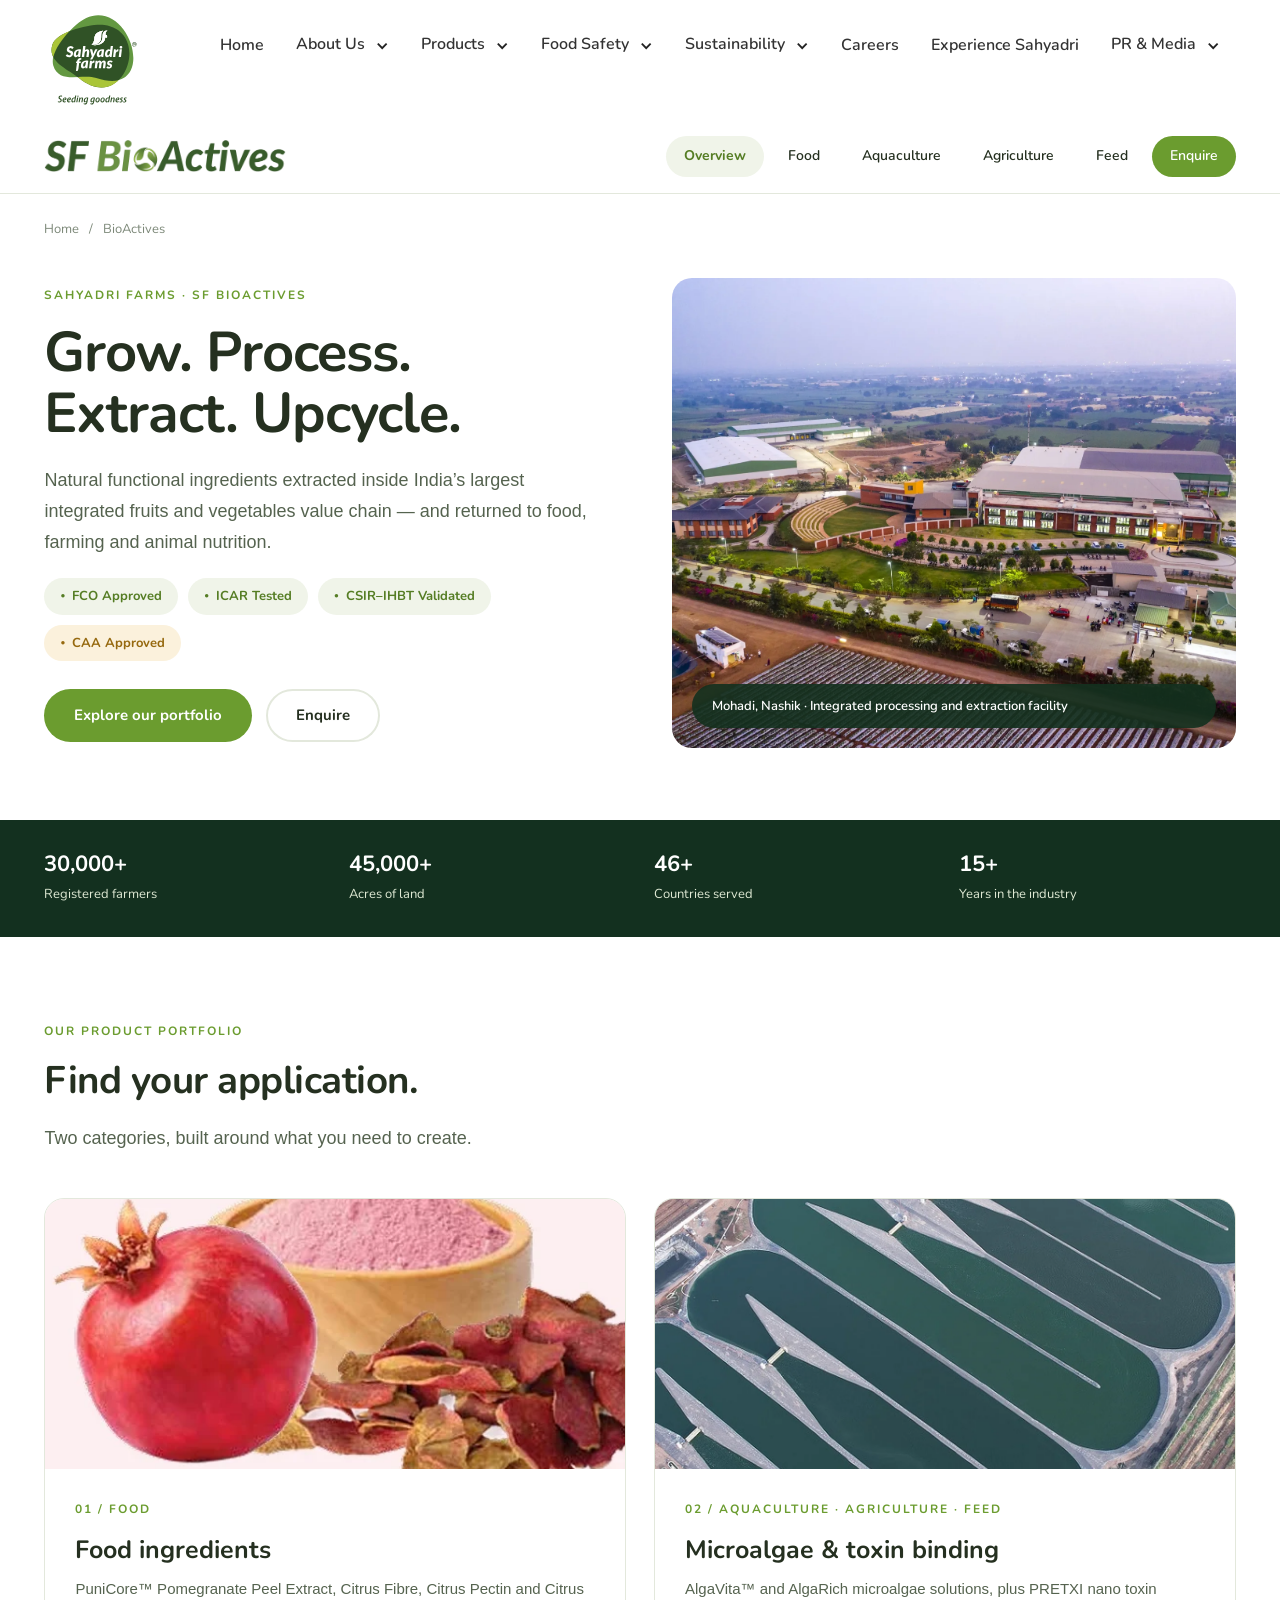
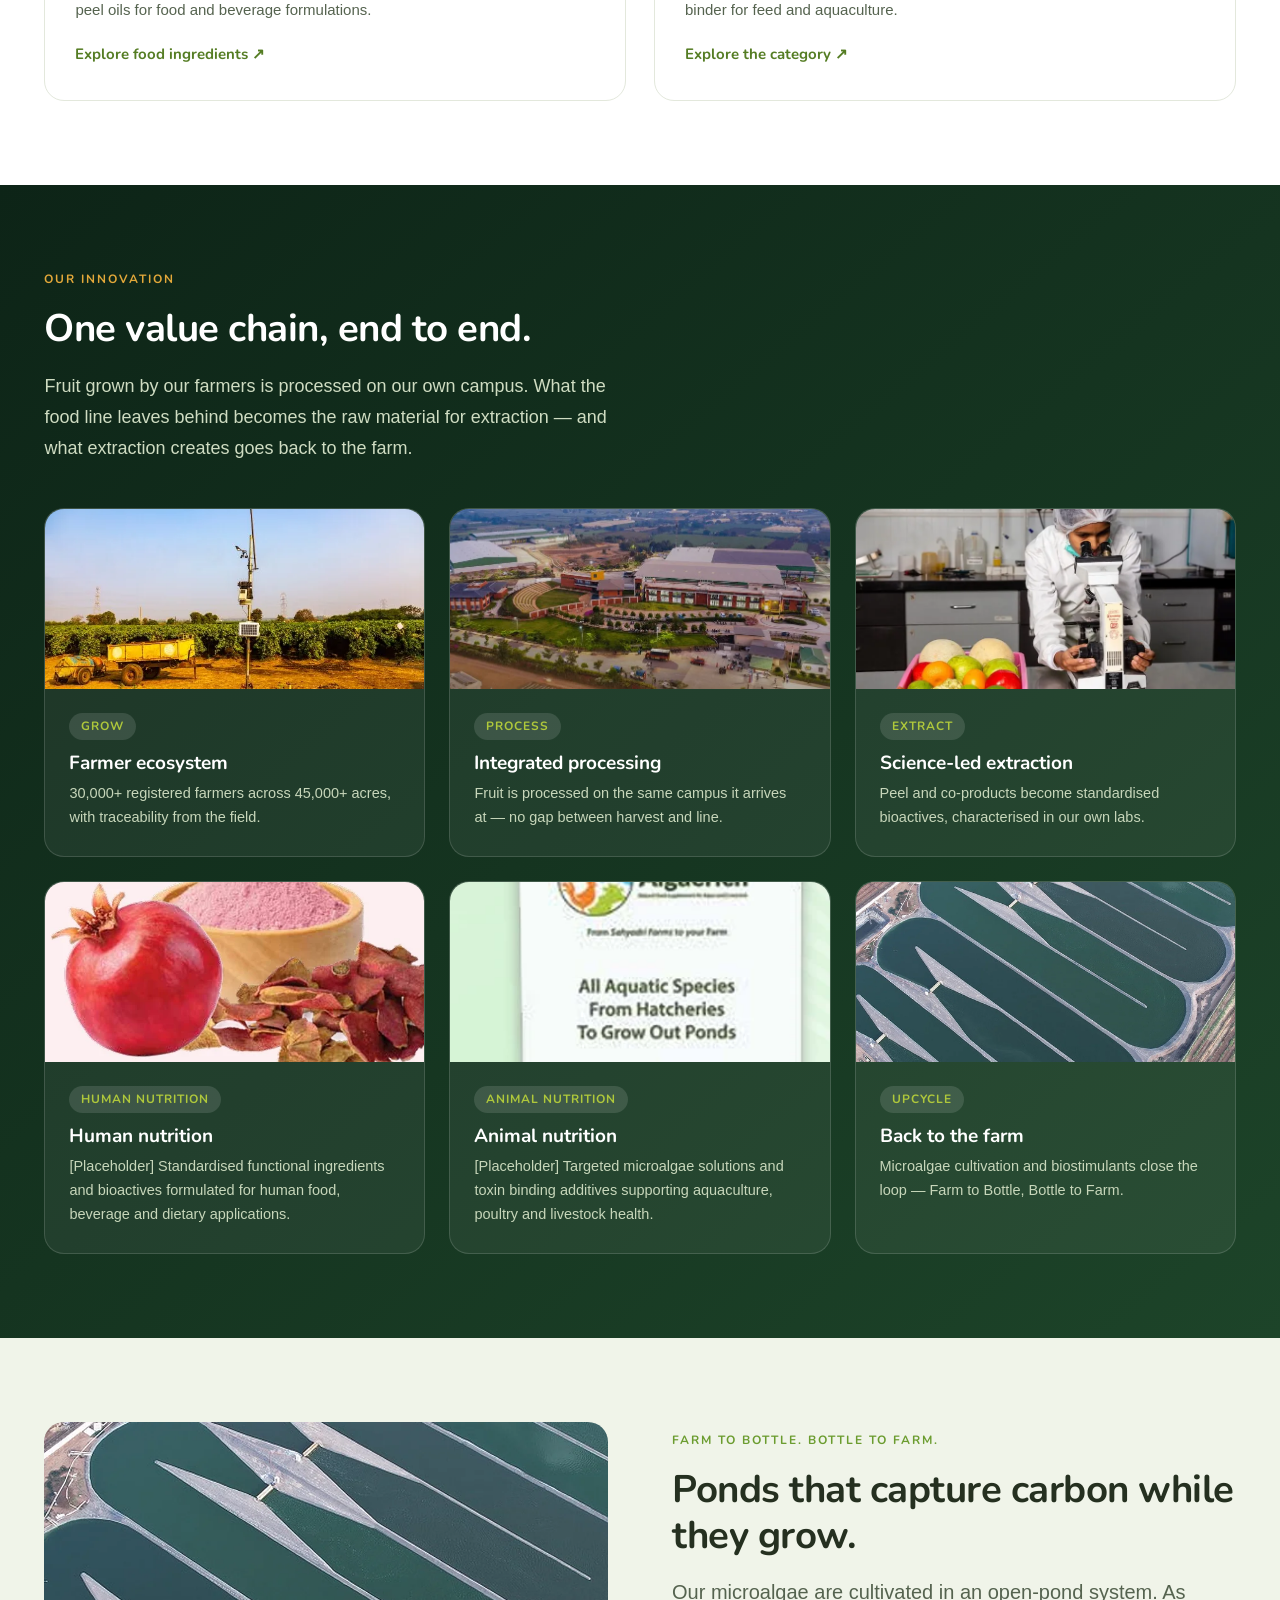
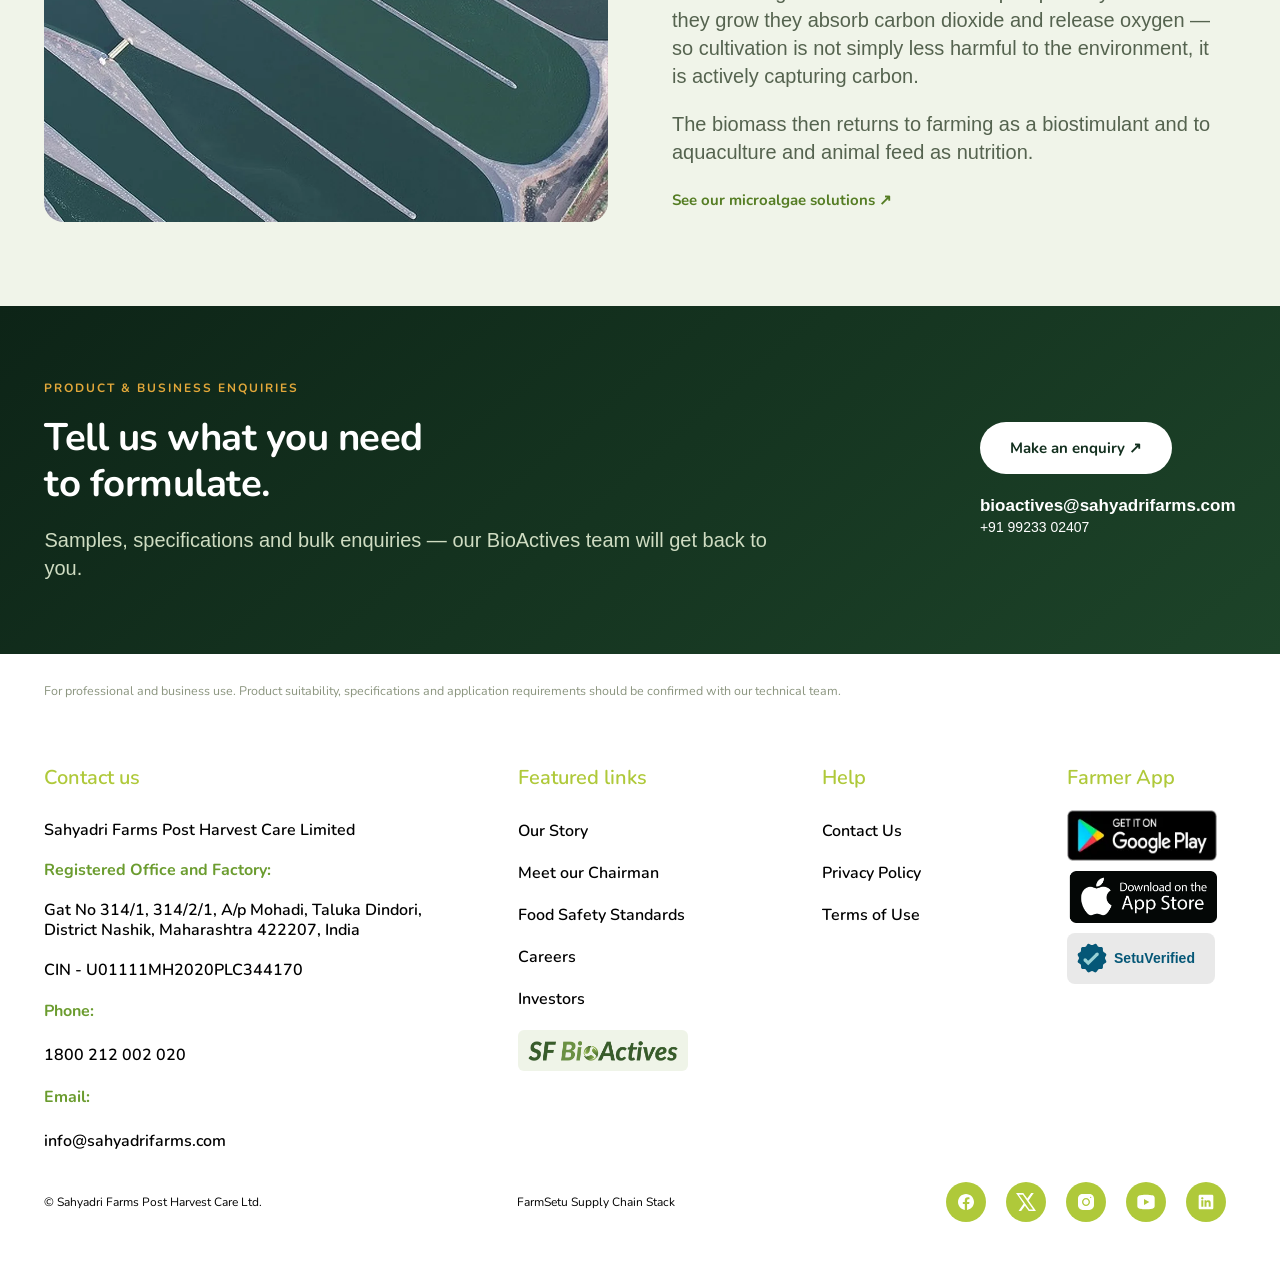
<file: index.html>
<!DOCTYPE html><html lang="en" data-wf-site="62551fa7bee8db16e944f95d" data-wf-page="6451f20de6ab51c11d7281f7"><head><meta charset="utf-8"><meta name="viewport" content="width=device-width,initial-scale=1"><title>Natural functional ingredients | SF BioActives</title><link rel="icon" href="assets/logo%20(1)%20(2).webp"><link rel="stylesheet" href="assets/site-fonts.css"><link rel="stylesheet" href="assets/webflow-shared.css"><style>.w-webflow-badge{display:none!important}</style><meta name="description" content="Explore food ingredients, microalgae and toxin binder solutions from Sahyadri Farms."><meta property="og:title" content="Natural functional ingredients | SF BioActives"><meta property="og:description" content="Explore food ingredients, microalgae and toxin binder solutions from Sahyadri Farms."><link rel="stylesheet" href="assets/bio-actives.css?v=v16"></head><body><a href="#bio-main" style="position:absolute;left:-10000px" onfocus="this.style.left='12px'" onblur="this.style.left='-10000px'">Skip to content</a><div bind="11a788a2-a2bd-2140-ccd1-12ca644b210e" class="header-section-2"><div data-animation="default" class="navbar11_component w-nav" data-easing2="ease" data-easing="ease" data-collapse="medium" data-w-id="b6bd13ec-e638-4af0-0da8-ce3b8dacf3e6" role="banner" data-duration="400" bind="b6bd13ec-e638-4af0-0da8-ce3b8dacf3e6"><div class="main-header-container"><a href="https://www.sahyadrifarms.com/" class="navbar11_logo-link w-nav-brand"><img src="assets/625cf519082278b79e72983f_Sahyadri_logo_size_5.54_in%20(1)-ai.svg" loading="lazy" alt="" class="main-header-logo"></a><a href="https://www.townscript.com/e/copy-of-the-vineyard-ultra-413204?fbclid=IwAR3aPaO8YxBANcYs_qrwce-fTKvbnLHiBgy1yIb55xZbuguWOdaVI-juPLk" class="navbar11_logo-link-copy w-nav-brand"><img src="assets/SF%20ultra%20marathon%20logo-3.png" loading="lazy" alt="" class="main-header-logo-copy"></a><nav role="navigation" class="navbar11_menu w-nav-menu"><a href="https://www.sahyadrifarms.com/" class="nav-link-caeers w-nav-link"><strong class="text-careers">Home</strong></a><div data-hover="true" data-delay="100" bind="b6bd13ec-e638-4af0-0da8-ce3b8dacf3ed" data-w-id="b6bd13ec-e638-4af0-0da8-ce3b8dacf3ed" class="navbar11_menu-dropdown w-dropdown"><div class="navbar11_dropdown-toggle w-dropdown-toggle"><div bind="b6bd13ec-e638-4af0-0da8-ce3b8dacf3ef" class="dropdown-icon w-icon-dropdown-toggle"></div><div><a href="bio-actives.html"><strong class="bold-text-3">About Us</strong></a></div></div><nav class="navbar11_dropdown-list w-dropdown-list"><div class="navbar11_dropdown-link-list"><a href="https://www.sahyadrifarms.com/about-us/our-story" class="navbar11_dropdown-link w-inline-block"><div class="navbar11_text-wrapper"><div class="text-weight-semibold-3">Our story</div></div></a><a href="https://www.sahyadrifarms.com/about-us/our-team" class="navbar11_dropdown-link w-inline-block"><div class="navbar11_text-wrapper"><div class="text-weight-semibold-3">Our team</div></div></a><a href="https://www.sahyadrifarms.com/about-us/milestones" class="navbar11_dropdown-link w-inline-block"><div class="navbar11_text-wrapper"><div class="text-weight-semibold-3">Milestones</div></div></a><div data-hover="true" data-delay="100" bind="15b63626-a4bf-45bc-46a3-632dfaaf27cf" class="navbar11_menu-dropdown w-dropdown"><div class="navbar11_dropdown-toggle-sub-text w-dropdown-toggle"><div bind="15b63626-a4bf-45bc-46a3-632dfaaf27d1" class="dropdown-icon-copy w-icon-dropdown-toggle"></div><div><a href="bio-actives.html"><strong class="bold-text-3">Infrastructure</strong></a></div></div><nav class="navbar11_dropdown-list-copy w-dropdown-list"><div class="navbar11_dropdown-link-list"><a href="https://www.sahyadrifarms.com/post-harvest-infrastructure" class="navbar11_dropdown-link w-inline-block"><div class="navbar11_text-wrapper"><div class="text-weight-semibold-3">Post Harvest Infrastructure</div></div></a><a href="https://www.sahyadrifarms.com/about-us/infrastructure/ffc" class="navbar11_dropdown-link w-inline-block"><div class="navbar11_text-wrapper"><div class="text-weight-semibold-3">FFC</div></div></a></div></nav></div><a href="https://www.sahyadrifarms.com/about-us/skill-development-centre" class="nav-link-text w-inline-block"><div class="navbar11_text-wrapper"><div class="text-weight-semibold-3">Skill Development Centre</div></div></a><a href="https://www.sahyadrifarms.com/investor-relation" class="navbar11_dropdown-link w-inline-block"><div class="navbar11_text-wrapper"><div class="text-weight-semibold-3">Investor Relation</div></div></a></div></nav></div><div data-hover="true" data-delay="0" bind="0b17d4a0-3c8b-4c86-a14d-f7b609b84024" data-w-id="0b17d4a0-3c8b-4c86-a14d-f7b609b84024" class="navbar11_menu-dropdown w-dropdown"><div class="navbar11_dropdown-toggle w-dropdown-toggle"><div bind="0b17d4a0-3c8b-4c86-a14d-f7b609b84026" class="dropdown-icon w-icon-dropdown-toggle"></div><div><a href="bio-actives.html"><strong class="bold-text-3">Products</strong></a></div></div><nav class="pr-nav-dropdown-productt w-dropdown-list"><div class="w-layout-hflex navbar11_dropdown-link-list"><a id="w-node-da858071-4df8-c5ae-22c6-a2f4bd5f49c7-644b210e" href="https://www.sahyadrifarms.com/products/core-crops" class="navbar11_dropdown-link w-inline-block"><div class="navbar11_text-wrapper"><div class="text-weight-semibold-3">Core Crops</div></div></a><a id="w-node-_67d35d69-6214-52e3-e295-047407137557-644b210e" href="https://www.sahyadrifarms.com/products/fresh-fruits" class="navbar11_dropdown-link w-inline-block"><div class="navbar11_text-wrapper"><div class="text-weight-semibold-3">Fresh Fruits</div></div></a><a id="w-node-af5e341f-6a73-9f05-b60d-8ca0737c4cc0-644b210e" href="https://www.sahyadrifarms.com/products/processed-fruits-and-vegetables" class="navbar11_dropdown-link w-inline-block"><div class="navbar11_text-wrapper"><div class="text-weight-semibold-3">Processed Foods</div></div></a><a id="w-node-e33461f8-f2d6-d352-ce09-63bb4c4eca9b-644b210e" href="https://www.sahyadrifarms.com/products/dry-fruits" class="navbar11_dropdown-link w-inline-block"><div><div class="text-weight-semibold-3 navbar11_text-wrapper">Dry Fruits</div></div></a><a id="w-node-_27b6adea-e498-46dc-8285-75a53d129d1d-644b210e" href="https://www.sahyadrifarms.com/frozen-vegetables-wholesale-preservative-free-fruits" class="navbar11_dropdown-link w-inline-block"><div><div class="text-weight-semibold-3 navbar11_text-wrapper">Kitchen Culture</div></div></a><a id="w-node-_5c007fb4-c5d6-a3aa-c84e-1dca9c32ca34-644b210e" href="https://www.sahyadrifarms.com/juice-farm" class="navbar11_dropdown-link hide w-inline-block"><div><div class="text-weight-semibold-3 navbar11_text-wrapper">The Juice Farm </div></div></a><div data-delay="0" data-hover="true" bind="e8865852-1b2f-7567-b86a-7f9b32fd15e5" class="navbar11_menu-dropdown bio hidden w-dropdown"><div class="navbar11_dropdown-toggle bio w-dropdown-toggle"><div bind="e8865852-1b2f-7567-b86a-7f9b32fd15e7" class="dropdown-icon bio-copy w-icon-dropdown-toggle"></div><div class="bold-text-3">Dried Segment</div></div><nav class="pr-nav-dropdown-productt w-dropdown-list"><div class="navbar11_dropdown-link-list"><a id="w-node-a6696567-4bce-60db-64bb-36cdc163b714-644b210e" href="https://www.sahyadrifarms.com/spray-dried" class="navbar11_dropdown-link w-inline-block"><div class="navbar11_text-wrapper"><div class="text-weight-semibold-3">Spray dried</div></div></a><a id="w-node-_98943e55-61ae-a568-8b3b-99ba9d7e6d6a-644b210e" href="https://www.sahyadrifarms.com/freeze-dried" class="navbar11_dropdown-link w-inline-block"><div class="navbar11_text-wrapper"><div class="text-weight-semibold-3">Freeze dried</div></div></a><a id="w-node-_6061c20e-d2d7-371a-0eae-42ac4a675c36-644b210e" href="https://www.sahyadrifarms.com/solar-dried" class="navbar11_dropdown-link w-inline-block"><div class="navbar11_text-wrapper"><div class="text-weight-semibold-3">Solar Dried</div></div></a></div></nav></div><div data-delay="0" data-hover="true" bind="32a297e1-02e4-374f-309d-8bdbd15b97d5" class="navbar11_menu-dropdown bio w-dropdown"><div class="navbar11_dropdown-toggle bio w-dropdown-toggle"><div bind="32a297e1-02e4-374f-309d-8bdbd15b97d7" class="dropdown-icon bio w-icon-dropdown-toggle"></div><div class="bold-text-3">BioActives</div></div><nav class="pr-nav-dropdown-productt w-dropdown-list"><div class="navbar11_dropdown-link-list"><a id="w-node-_32a297e1-02e4-374f-309d-8bdbd15b97dc-644b210e" href="bio-actives.html" class="navbar11_dropdown-link w-inline-block"><div class="navbar11_text-wrapper"><div class="text-weight-semibold-3">BioActives</div></div></a><a href="bio-actives/food.html" class="navbar11_dropdown-link w-inline-block" data-bio-category="food"><div class="navbar11_text-wrapper"><div class="text-weight-semibold-3">Food</div></div></a><a href="bio-actives/aquaculture-agriculture-feed.html" class="navbar11_dropdown-link w-inline-block" data-bio-category="aquaculture-agriculture-feed"><div class="navbar11_text-wrapper"><div class="text-weight-semibold-3">Aquaculture / Agriculture / Feed Industry</div></div></a><a id="w-node-_32a297e1-02e4-374f-309d-8bdbd15b97e0-644b210e" href="https://www.sahyadrifarms.com/plankorevive" class="navbar11_dropdown-link hide w-inline-block"><div class="navbar11_text-wrapper"><div class="text-weight-semibold-3">Plankorevive</div></div></a><a id="w-node-_32a297e1-02e4-374f-309d-8bdbd15b97e4-644b210e" href="https://www.sahyadrifarms.com/pomegranate-based-bioactives" class="navbar11_dropdown-link hide w-inline-block"><div class="navbar11_text-wrapper"><div class="text-weight-semibold-3">Pomegranate Based Bioactives</div></div></a><a id="w-node-_32a297e1-02e4-374f-309d-8bdbd15b97e8-644b210e" href="https://www.sahyadrifarms.com/citrus-based-bioactives" class="navbar11_dropdown-link hide w-inline-block"><div class="navbar11_text-wrapper"><div class="text-weight-semibold-3">Citrus Based Bioactives</div></div></a></div></nav></div><div data-delay="0" data-hover="true" bind="4d8dec73-fd83-8b3c-1732-9c82c4041ebb" class="navbar11_menu-dropdown bio hidden w-dropdown"><div class="navbar11_dropdown-toggle bio w-dropdown-toggle"><div bind="4d8dec73-fd83-8b3c-1732-9c82c4041ebd" class="dropdown-icon bio w-icon-dropdown-toggle"></div><div class="bold-text-3">Microalgae</div></div><nav class="pr-nav-dropdown-productt w-dropdown-list"><div class="navbar11_dropdown-link-list"><a id="w-node-_4d8dec73-fd83-8b3c-1732-9c82c4041ec2-644b210e" href="https://www.sahyadrifarms.com/microalgae" class="navbar11_dropdown-link w-inline-block"><div class="navbar11_text-wrapper"><div class="text-weight-semibold-3">Agriculture</div></div></a><a id="w-node-_4d8dec73-fd83-8b3c-1732-9c82c4041ec6-644b210e" href="https://www.sahyadrifarms.com/plankorevive" class="navbar11_dropdown-link hide w-inline-block"><div class="navbar11_text-wrapper"><div class="text-weight-semibold-3">Plankorevive</div></div></a><a id="w-node-_4d8dec73-fd83-8b3c-1732-9c82c4041eca-644b210e" href="https://www.sahyadrifarms.com/aquaculture" class="navbar11_dropdown-link w-inline-block"><div class="navbar11_text-wrapper"><div class="text-weight-semibold-3">Aquaculture</div></div></a></div></nav></div></div></nav></div><div data-hover="true" data-delay="100" bind="048e5941-d92e-407d-7ae7-375a465c8fdf" data-w-id="048e5941-d92e-407d-7ae7-375a465c8fdf" class="navbar11_menu-dropdown w-dropdown"><div class="navbar11_dropdown-toggle w-dropdown-toggle"><div bind="048e5941-d92e-407d-7ae7-375a465c8fe1" class="dropdown-icon w-icon-dropdown-toggle"></div><div><a href="bio-actives.html"><strong class="bold-text-3">Food Safety</strong></a></div></div><nav class="navbar_dropdown w-dropdown-list"><div class="navbar11_dropdown-link-list"><a href="https://www.sahyadrifarms.com/food-safety/standards" class="navbar11_dropdown-link w-inline-block"><div class="navbar11_text-wrapper"><div class="text-weight-semibold-3">Standards</div></div></a><a href="https://www.sahyadrifarms.com/food-safety/traceability" class="navbar11_dropdown-link w-inline-block"><div class="navbar11_text-wrapper"><div class="text-weight-semibold-3">Traceability</div></div></a></div></nav></div><div data-hover="true" data-delay="100" bind="50d8fd95-9f67-b42e-c43a-90d43d9ea6a4" class="navbar11_menu-dropdown w-dropdown"><div class="navbar11_dropdown-toggle w-dropdown-toggle"><div bind="50d8fd95-9f67-b42e-c43a-90d43d9ea6a6" class="dropdown-icon w-icon-dropdown-toggle"></div><div><a href="bio-actives.html"><strong class="bold-text-3">Sustainability</strong></a></div></div><nav class="navbar_dropdown w-dropdown-list"><div class="navbar11_dropdown-link-list"><a href="https://www.sahyadrifarms.com/sustainability/environment" class="navbar11_dropdown-link w-inline-block"><div class="navbar11_text-wrapper"><div class="text-weight-semibold-3">Environment</div></div></a><a href="https://www.sahyadrifarms.com/sustainability/transparency-and-fair-equity" class="navbar11_dropdown-link w-inline-block"><div class="navbar11_text-wrapper"><div class="text-weight-semibold-3">Transparency and Fair Equity</div></div></a><a href="https://www.sahyadrifarms.com/expert-association" class="navbar11_dropdown-link w-inline-block"><div class="navbar11_text-wrapper"><div class="text-weight-semibold-3">Association with Experts</div></div></a></div></nav></div><a href="https://www.sahyadrifarms.com/careers" class="nav-link-caeers w-nav-link"><strong class="text-careers">Careers</strong></a><a href="https://www.sahyadrifarms.com/experience-sahyadri" class="nav-link-caeers w-nav-link"><strong class="text-careers">Experience Sahyadri</strong></a><a href="https://www.sahyadrifarms.com/pr-media" class="nav-link-caeers pr-media w-nav-link"><strong class="text-careers">PR &amp; Media</strong></a><div data-hover="true" data-delay="100" bind="dc3a9e29-e383-077d-5385-e776fe84f732" class="navbar11_menu-dropdown w-dropdown"><div class="navbar11_dropdown-toggle w-dropdown-toggle"><div bind="dc3a9e29-e383-077d-5385-e776fe84f734" class="dropdown-icon w-icon-dropdown-toggle"></div><div><a href="bio-actives.html"><strong class="bold-text-3">PR &amp; Media</strong></a></div></div><nav class="navbar_dropdown w-dropdown-list"><div class="navbar11_dropdown-link-list"><a href="https://www.sahyadrifarms.com/pr-media" class="navbar11_dropdown-link w-inline-block"><div class="navbar11_text-wrapper"><div class="text-weight-semibold-3">PR &amp; Media</div></div></a><a href="https://www.sahyadrifarms.com/blog" class="navbar11_dropdown-link w-inline-block"><div class="navbar11_text-wrapper"><div class="text-weight-semibold-3">Blogs</div></div></a></div></nav></div></nav><div class="navbar11_menu-button w-nav-button"><div class="menu-icon1"><div class="menu-icon1_line-top"></div><div class="menu-icon1_line-middle"><div class="menu-icon_line-middle-inner"></div></div><div class="menu-icon1_line-bottom"></div></div></div></div></div></div><main class="ba" id="bio-main"><div class="ba-bar"><div class="ba-wrap"><a class="ba-brand" href="bio-actives.html"><img src="assets/SFB_logo-2.png" alt="SF BioActives"></a><nav class="ba-nav" aria-label="Bio-Actives"><a href="bio-actives.html" aria-current="page">Overview</a><a href="bio-actives/food.html">Food</a><a href="bio-actives/aquaculture-agriculture-feed.html#aquaculture">Aquaculture</a><a href="bio-actives/aquaculture-agriculture-feed.html#agriculture">Agriculture</a><a href="bio-actives/aquaculture-agriculture-feed.html#feed">Feed</a><a class="ba-nav-cta" href="#enquire">Enquire</a></nav></div></div><div class="ba-wrap"><nav class="ba-crumbs" aria-label="Breadcrumb"><a href="https://www.sahyadrifarms.com/">Home</a><span>/</span><span aria-current="page">BioActives</span></nav><section class="ba-hero"><div><div class="ba-eyebrow">Sahyadri Farms · SF BioActives</div><h1>Grow. Process.<br>Extract. Upcycle.</h1><p class="ba-lead">Natural functional ingredients extracted inside India’s largest integrated fruits and vegetables value chain — and returned to food, farming and animal nutrition.</p><div class="ba-badges"><span class="ba-badge">FCO Approved</span><span class="ba-badge">ICAR Tested</span><span class="ba-badge">CSIR–IHBT Validated</span><span class="ba-badge gold">CAA Approved</span></div><div class="ba-actions"><a class="ba-button" href="#categories">Explore our portfolio</a><a class="ba-button outline" href="mailto:bioactives@sahyadrifarms.com">Enquire</a></div></div><div class="ba-hero-media"><img src="assets/bio-actives/overview-hero.webp" alt="Aerial view of the Sahyadri Farms integrated processing and extraction facility at Mohadi, Nashik" loading="eager" decoding="async" width="1800" height="1199"><div class="ba-caption">Mohadi, Nashik · Integrated processing and extraction facility</div></div></section></div><div class="ba-strip"><div class="ba-wrap"><div><b>30,000+</b><span>Registered farmers</span></div><div><b>45,000+</b><span>Acres of land</span></div><div><b>46+</b><span>Countries served</span></div><div><b>15+</b><span>Years in the industry</span></div></div></div><section class="ba-section" id="categories"><div class="ba-wrap"><div class="ba-intro"><div class="ba-eyebrow">Our product portfolio</div><h2>Find your application.</h2><p class="ba-lead">Two categories, built around what you need to create.</p></div><div class="ba-categories"><a class="ba-category" href="bio-actives/food.html"><img src="assets/bio-actives/pomegranate.webp" alt="Pomegranate fruit with Pomegranate Peel Extract powder and dried peel" loading="lazy" decoding="async"><div class="ba-category-body"><div class="ba-eyebrow">01 / Food</div><h3>Food ingredients</h3><p>PuniCore™ Pomegranate Peel Extract, Citrus Fibre, Citrus Pectin and Citrus peel oils for food and beverage formulations.</p><span class="ba-text-link">Explore food ingredients ↗</span></div></a><a class="ba-category" href="bio-actives/aquaculture-agriculture-feed.html"><img src="assets/bio-actives/ponds-wide.webp" alt="Open-pond microalgae cultivation system at Sahyadri Farms" loading="lazy" decoding="async"><div class="ba-category-body"><div class="ba-eyebrow">02 / Aquaculture · Agriculture · Feed</div><h3>Microalgae &amp; toxin binding</h3><p>AlgaVita™ and AlgaRich microalgae solutions, plus PRETXI nano toxin binder for feed and aquaculture.</p><span class="ba-text-link">Explore the category ↗</span></div></a></div></div></section><section class="ba-section forest" id="innovation"><div class="ba-wrap"><div class="ba-intro"><div class="ba-eyebrow">Our innovation</div><h2>One value chain, end to end.</h2><p class="ba-lead">Fruit grown by our farmers is processed on our own campus. What the food line leaves behind becomes the raw material for extraction — and what extraction creates goes back to the farm.</p></div><div class="ba-steps"><div class="ba-step"><img src="assets/bio-actives/rd-farm.webp" alt="Sahyadri Farms research and development farm with field monitoring station" loading="lazy" decoding="async"><div class="ba-step-body"><span class="ba-number">GROW</span><h3>Farmer ecosystem</h3><p>30,000+ registered farmers across 45,000+ acres, with traceability from the field.</p></div></div><div class="ba-step"><img src="assets/bio-actives/campus.webp" alt="Aerial view of the Sahyadri Farms processing campus" loading="lazy" decoding="async"><div class="ba-step-body"><span class="ba-number">PROCESS</span><h3>Integrated processing</h3><p>Fruit is processed on the same campus it arrives at — no gap between harvest and line.</p></div></div><div class="ba-step"><img src="assets/bio-actives/lab.webp" alt="Scientist analysing fruit samples in the Sahyadri Farms laboratory" loading="lazy" decoding="async"><div class="ba-step-body"><span class="ba-number">EXTRACT</span><h3>Science-led extraction</h3><p>Peel and co-products become standardised bioactives, characterised in our own labs.</p></div></div><div class="ba-step"><img src="assets/bio-actives/pomegranate.webp" alt="Standardised fruit bioactives for human food and nutrition" loading="lazy" decoding="async"><div class="ba-step-body"><span class="ba-number">HUMAN NUTRITION</span><h3>Human nutrition</h3><p>[Placeholder] Standardised functional ingredients and bioactives formulated for human food, beverage and dietary applications.</p></div></div><div class="ba-step"><img src="assets/bio-actives/algarich.webp" alt="Microalgae and feed additive solutions for animal nutrition" loading="lazy" decoding="async"><div class="ba-step-body"><span class="ba-number">ANIMAL NUTRITION</span><h3>Animal nutrition</h3><p>[Placeholder] Targeted microalgae solutions and toxin binding additives supporting aquaculture, poultry and livestock health.</p></div></div><div class="ba-step"><img src="assets/bio-actives/ponds-wide.webp" alt="Open microalgae cultivation ponds absorbing carbon dioxide" loading="lazy" decoding="async"><div class="ba-step-body"><span class="ba-number">UPCYCLE</span><h3>Back to the farm</h3><p>Microalgae cultivation and biostimulants close the loop — Farm to Bottle, Bottle to Farm.</p></div></div></div></div></section><section class="ba-section sage" id="circular"><div class="ba-wrap ba-split"><div><img src="assets/bio-actives/ponds-wide.webp" alt="Aerial view of the open-pond microalgae cultivation system" loading="lazy" decoding="async"></div><div><div class="ba-eyebrow">Farm to Bottle. Bottle to Farm.</div><h2>Ponds that capture carbon while they grow.</h2><p>Our microalgae are cultivated in an open-pond system. As they grow they absorb carbon dioxide and release oxygen — so cultivation is not simply less harmful to the environment, it is actively capturing carbon.</p><p>The biomass then returns to farming as a biostimulant and to aquaculture and animal feed as nutrition.</p><a class="ba-text-link" href="bio-actives/aquaculture-agriculture-feed.html#microalgae">See our microalgae solutions ↗</a></div></div></section><section class="ba-cta" id="enquire"><div class="ba-wrap"><div><div class="ba-eyebrow">Product &amp; business enquiries</div><h2>Tell us what you need<br>to formulate.</h2><p>Samples, specifications and bulk enquiries — our BioActives team will get back to you.</p></div><div><a class="ba-button light" href="mailto:bioactives@sahyadrifarms.com">Make an enquiry ↗</a><p class="ba-contact"><a href="mailto:bioactives@sahyadrifarms.com">bioactives@sahyadrifarms.com</a></p><p class="ba-small"><a href="tel:+919923302407">+91 99233 02407</a></p></div></div></section><div class="ba-wrap ba-disclaimer">For professional and business use. Product suitability, specifications and application requirements should be confirmed with our technical team.</div></main><div bind="1a312444-901e-8555-bbf1-504a9a10fdab" class="main-footer"><div class="footer-contianer"><div class="w-layout-grid footer-grid-01"><div id="w-node-_1a312444-901e-8555-bbf1-504a9a10fdb7-9a10fdab" class="footer-column-2"><div class="footer-title">Contact us</div><a href="bio-actives.html" class="footer-link-copy">Sahyadri Farms Post Harvest Care Limited<br><strong><br>Registered Office and Factory:<br></strong>‍<br>Gat No 314/1, 314/2/1, A/p Mohadi, Taluka Dindori, <br>District Nashik, Maharashtra 422207, India<br><br>CIN - U01111MH2020PLC344170</a><a href="bio-actives.html" class="footer-link-6"><strong>Phone:<br>‍<br></strong>1800 212 002 020</a><a href="mailto:info@sahyadrifarms.com" class="footer-link-6"><strong>Email:<br>‍<br></strong>info@sahyadrifarms.com</a></div><div class="footer-column-links"><div class="footer-title">Featured links</div><a href="https://www.sahyadrifarms.com/about-us/our-story" class="footer-link-6">Our Story</a><a href="https://www.sahyadrifarms.com/about-us/our-team" class="footer-link-6">Meet our Chairman</a><a href="https://www.sahyadrifarms.com/food-safety/standards" class="footer-link-6">Food Safety Standards</a><a href="https://www.sahyadrifarms.com/careers" class="footer-link-6">Careers</a><a href="https://www.sahyadrifarms.com/investors" class="footer-link-6">Investors</a><a href="https://www.sahyadrifarms.com/bio-actives" class="sf_bio-link w-inline-block"><div class="logo-container"><img src="assets/SFB_logo-2.png" loading="lazy" sizes="(max-width: 479px) 100vw, (max-width: 1439px) 49vw, 50vw" alt="" class="bio-active-logo"></div></a></div><div id="w-node-_1a312444-901e-8555-bbf1-504a9a10fdda-9a10fdab" class="footer-column-help"><div class="footer-title">Help</div><a href="https://www.sahyadrifarms.com/contact-us" class="footer-link-6">Contact Us</a><a href="https://www.sahyadrifarms.com/privacy-policy" class="footer-link-6">Privacy Policy</a><a href="https://www.sahyadrifarms.com/terms-of-use" class="footer-link-6">Terms of Use</a></div><div id="w-node-_3320db21-c37c-c5e6-de27-a47f0c8a517e-9a10fdab" class="footer-column-for-playstore"><div class="footer-title">Farmer App</div><div class="playstore-and-appstore"><a href="https://play.google.com/store/apps/details?id=co.setu.farm" target="_blank" class="app-link w-inline-block"><img src="assets/6260ef4f200c64facaf15855_google_play.webp" loading="lazy" alt="Download SetuFarm App" class="play-store-icon"></a><a href="https://apps.apple.com/in/app/setufarm/id1622183900" target="_blank" class="appstore_link w-inline-block"><img src="assets/app-store-logo.webp" loading="lazy" sizes="(max-width: 479px) 0px, 100vw" alt="Download SetuFarm App" class="apple-icon"></a><a href="https://app.setu.farm/" bind="7660f966-90d2-7f04-cf1f-6906bfbca9ed" class="cta_hero-button footer hide w-button">Enterprise Login</a><a href="https://www.setu.network/sahyadri-farms-profile.html" target="_blank" class="setu-verified-link w-inline-block"><div class="setu-verified"><img width="25" height="" alt="setu verified " src="assets/642a758d7473913bde2e11a3_SetuVerified.svg" loading="lazy" class="verified-logo"><h2 class="heading-65">SetuVerified</h2></div></a></div></div></div><div class="footer-bottom"><a href="https://www.sahyadrifarms.com/terms-of-use" class="secondary-link">© Sahyadri Farms Post Harvest Care Ltd.<br></a><a href="https://farmsetu.co" target="_blank" class="secondary-link middle">FarmSetu Supply Chain Stack</a><div class="footer-social-logo"><a href="https://www.facebook.com/SahyadriFarms/" target="_blank" class="social-link-2 w-inline-block"><img src="assets/icons8-facebook%20(1).svg" alt="" class="social-icon"></a><a href="https://twitter.com/SahyadriFarms" target="_blank" class="social-link-2 w-inline-block"><img src="assets/twitter-icon.svg" alt="" class="social-icon"></a><a href="https://www.instagram.com/sahyadrifarms/" target="_blank" class="social-link-2 w-inline-block"><img src="assets/icons8-instagram.svg" alt="" class="social-icon"></a><a href="https://www.youtube.com/c/SahyadriFarms" target="_blank" class="social-link-2 w-inline-block"><img src="assets/icons8-youtube.svg" alt="" class="social-icon"></a><a href="https://www.linkedin.com/company/sahyadri-farmers-producer-company-limited" target="_blank" class="social-link-2 w-inline-block"><img src="assets/icons8-linkedin.svg" alt="" class="social-icon"></a></div></div></div></div><script src="assets/jquery-site.js"></script><script src="assets/webflow-site.js"></script><script src="assets/bio-actives.js?v=v16" defer></script></body></html>
</file>
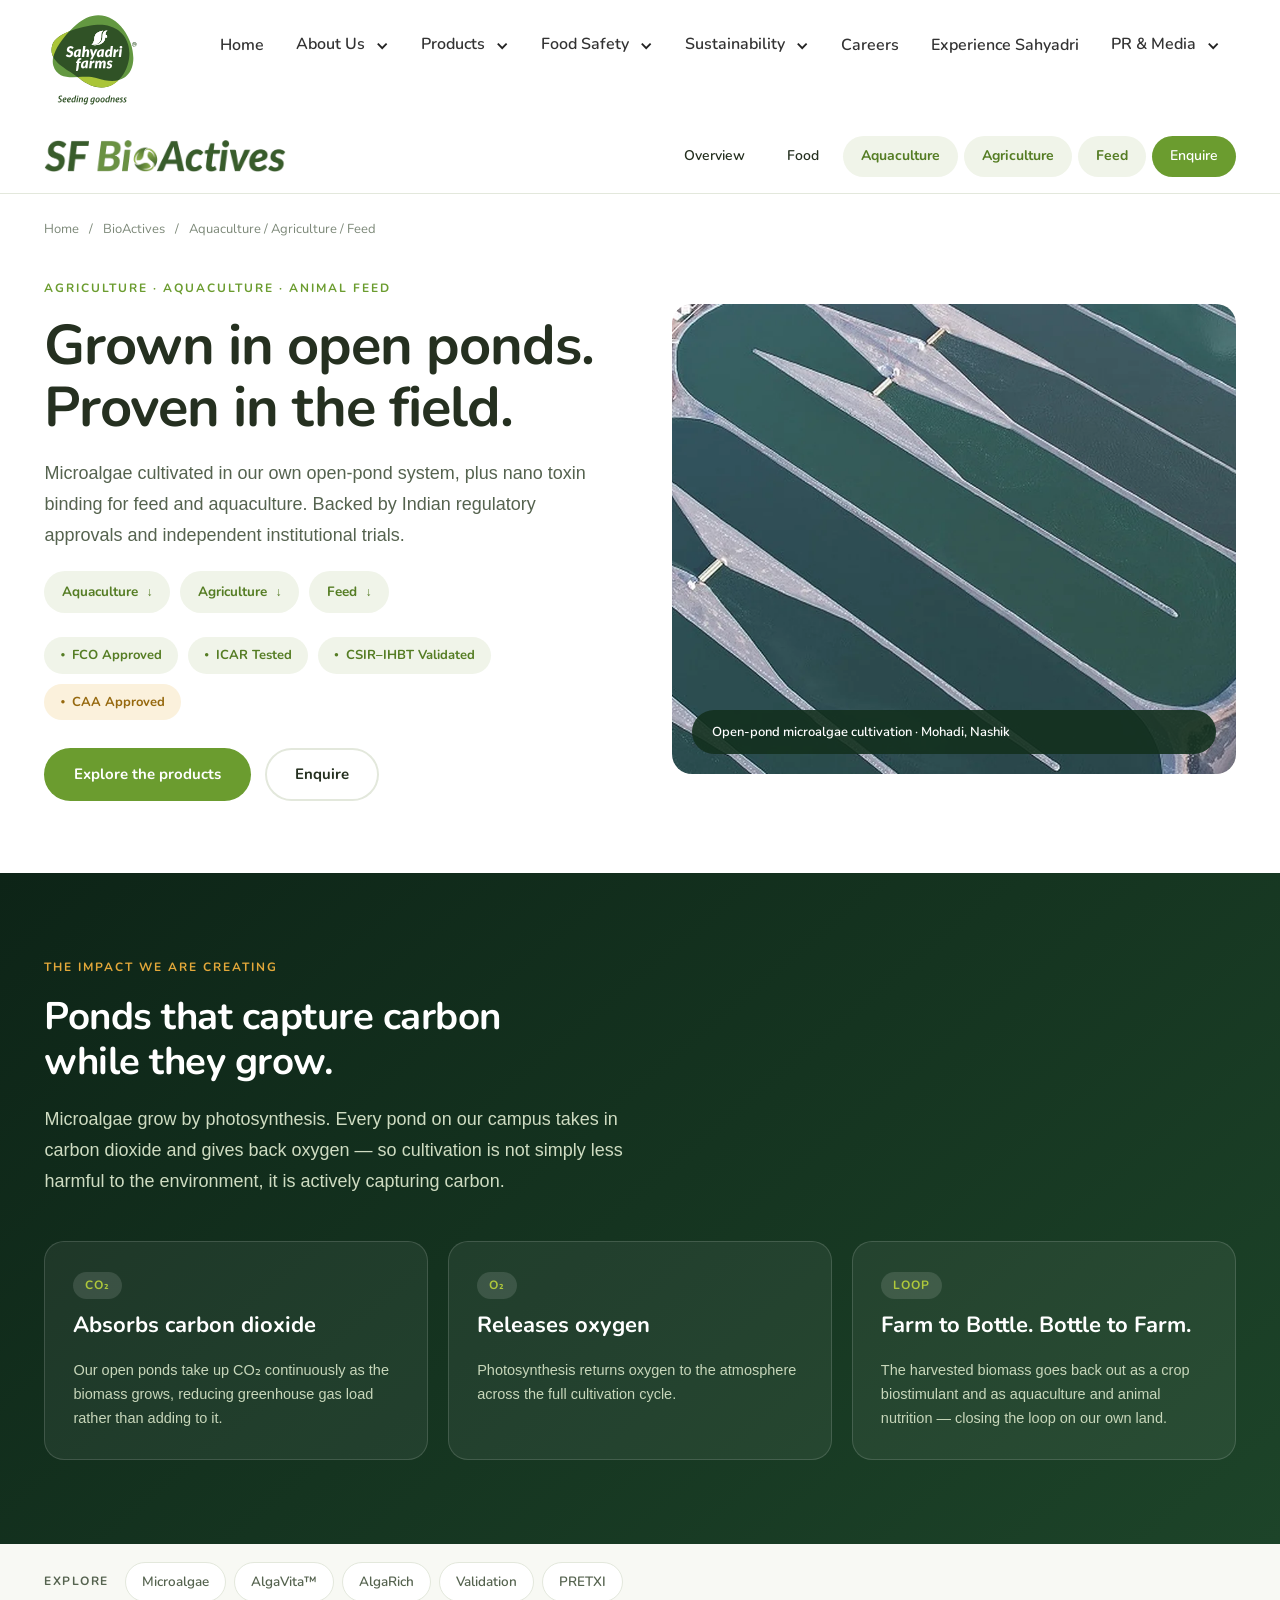
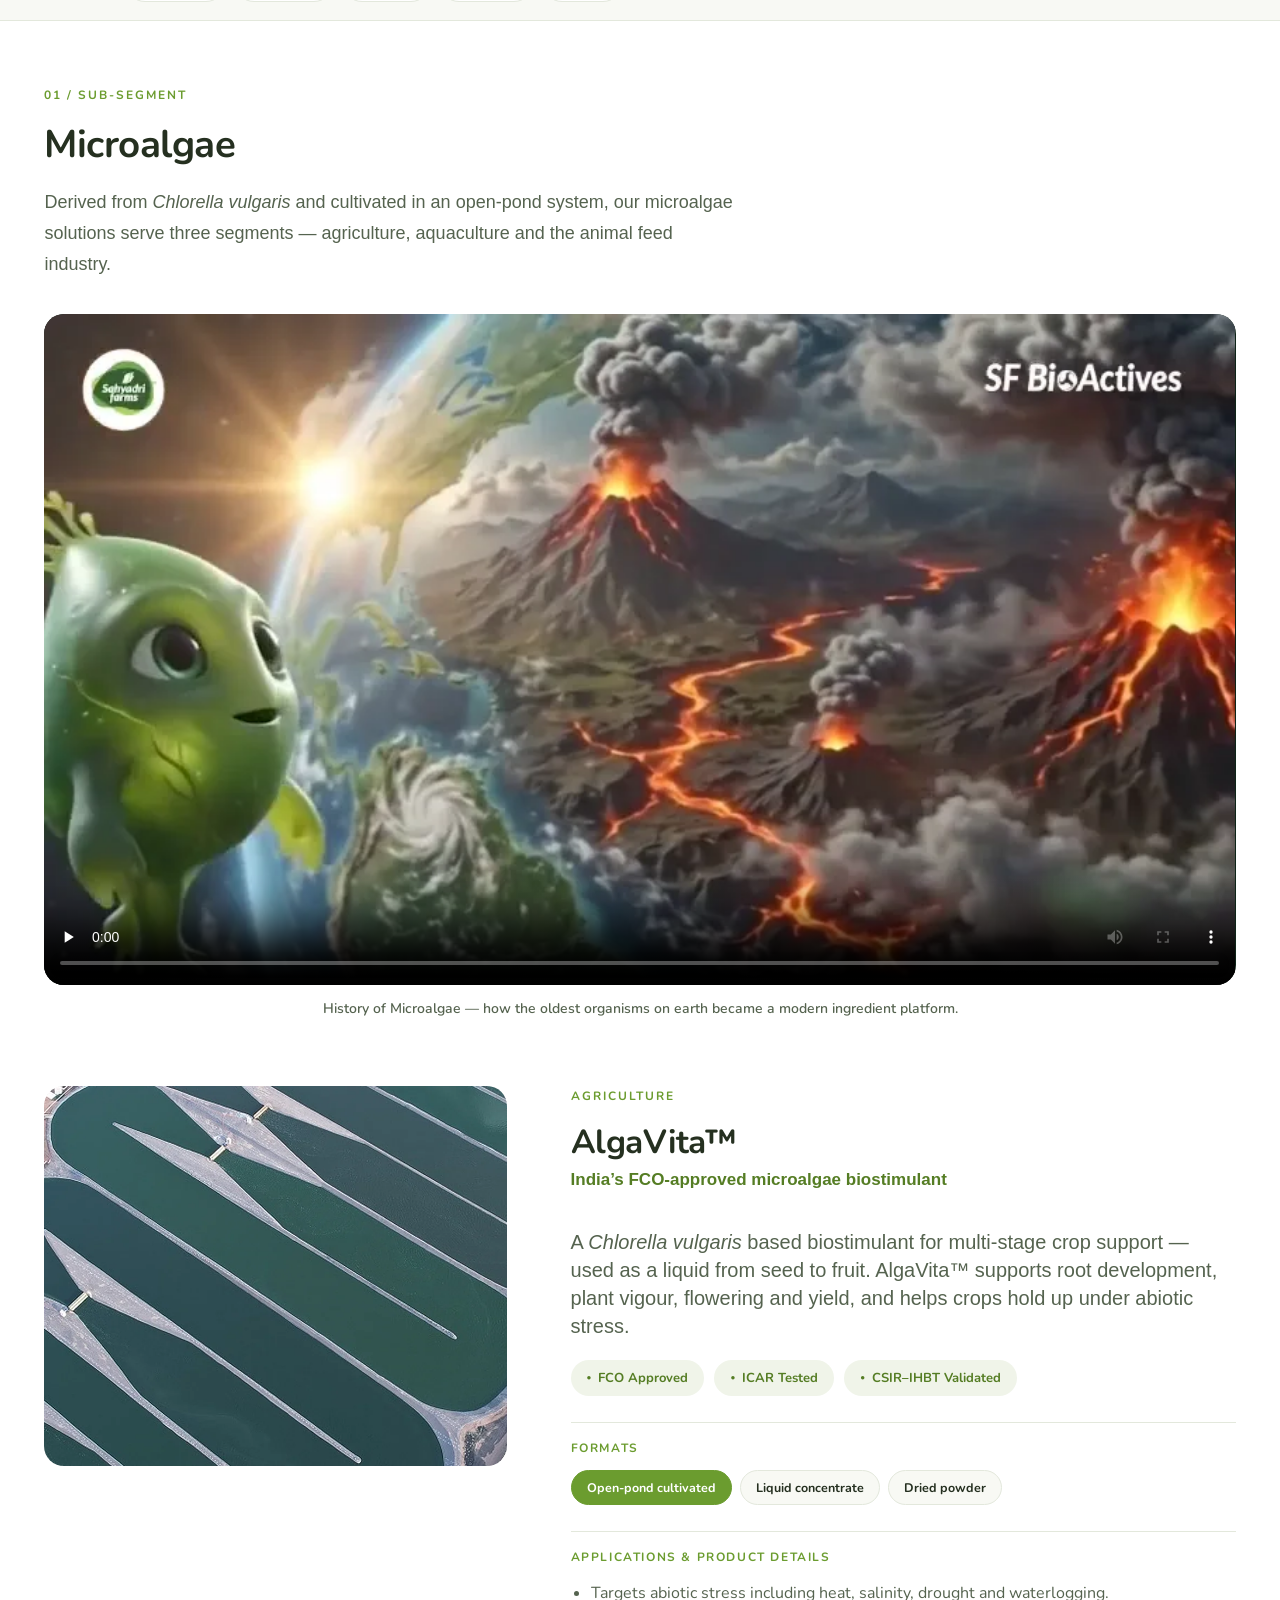
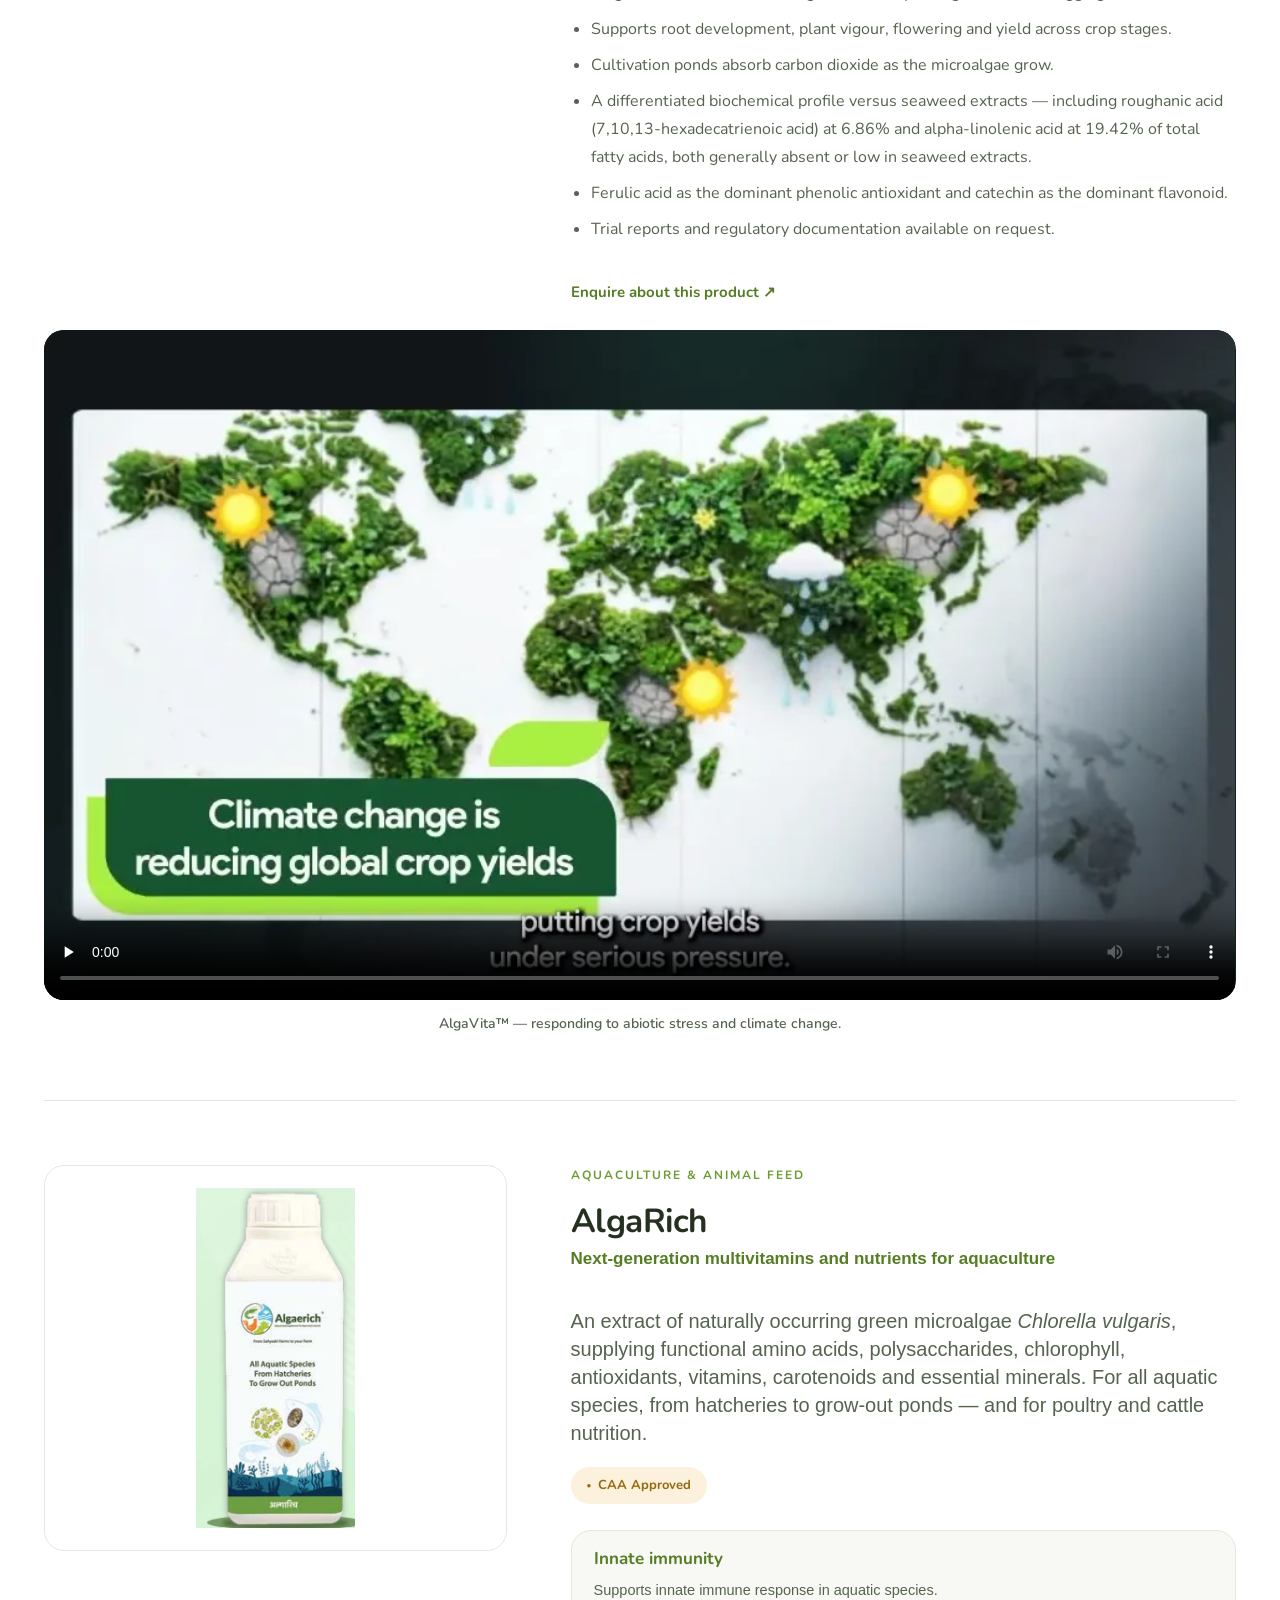
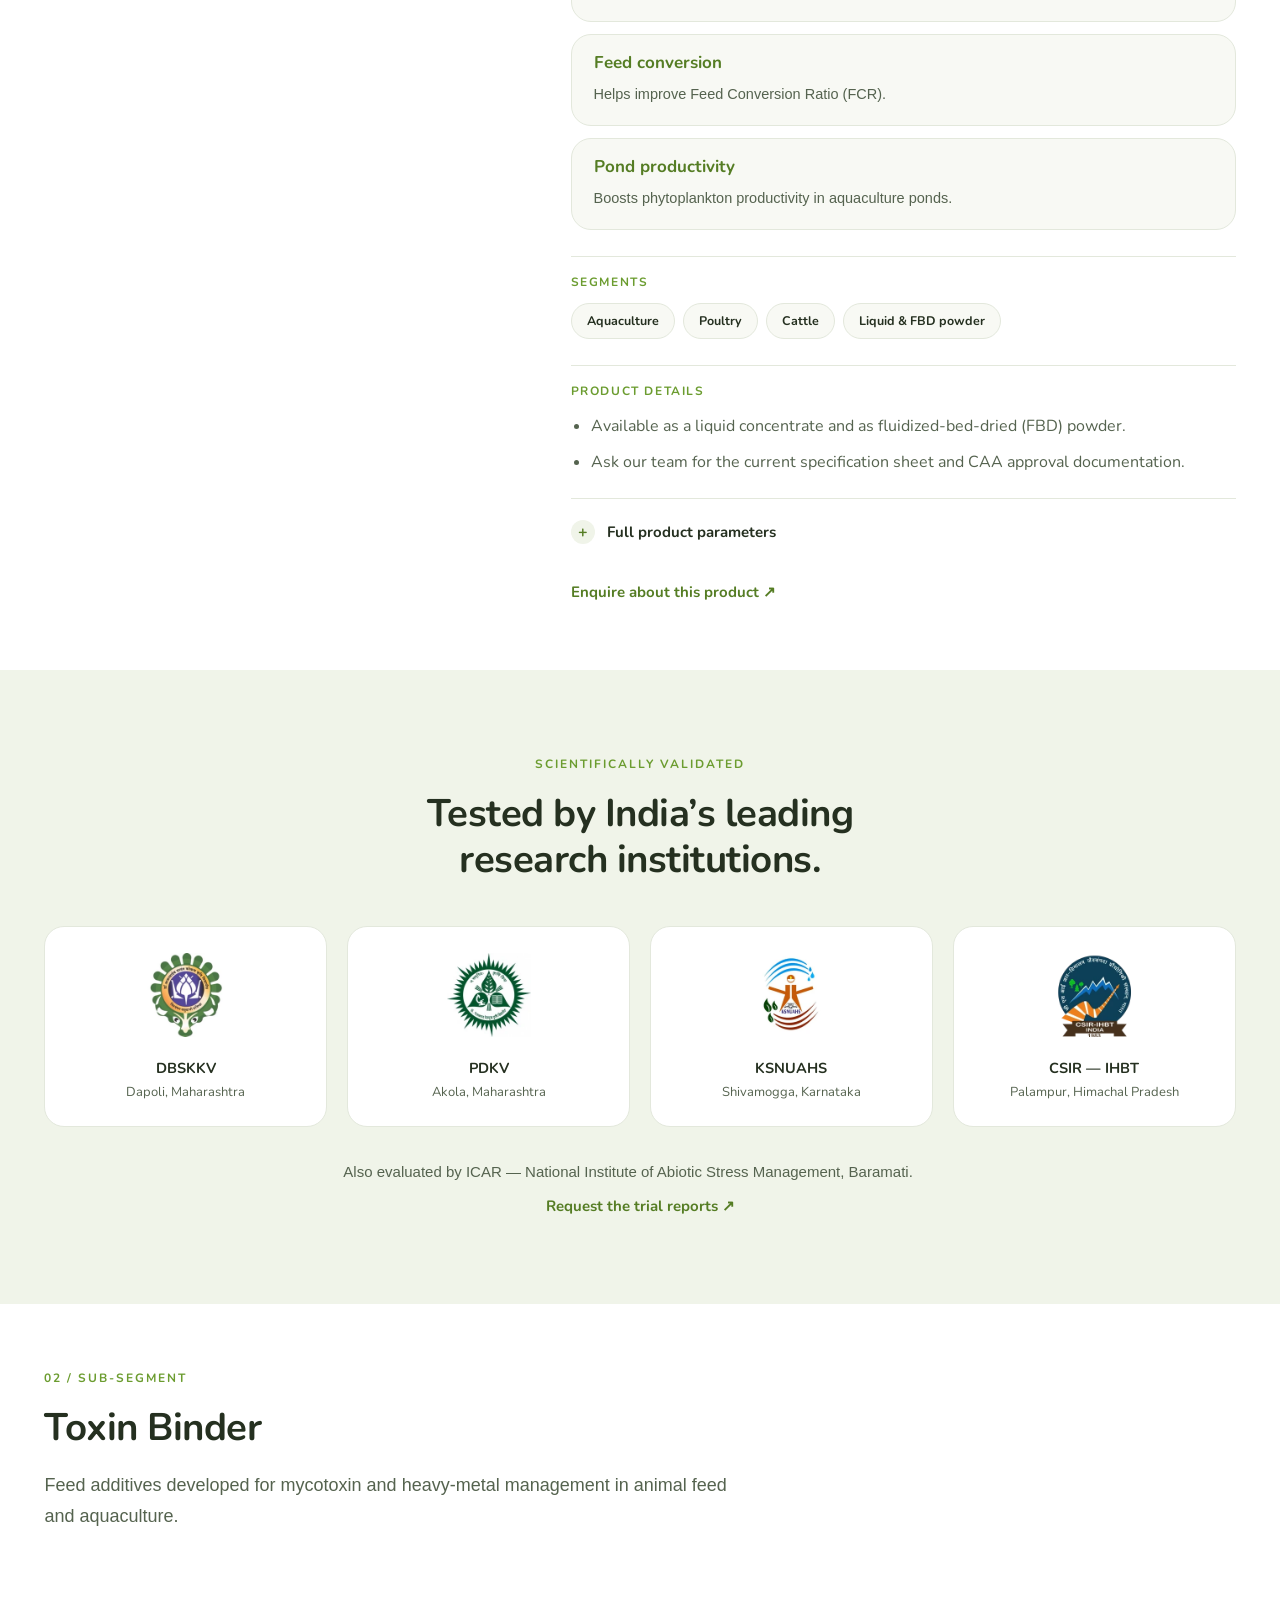
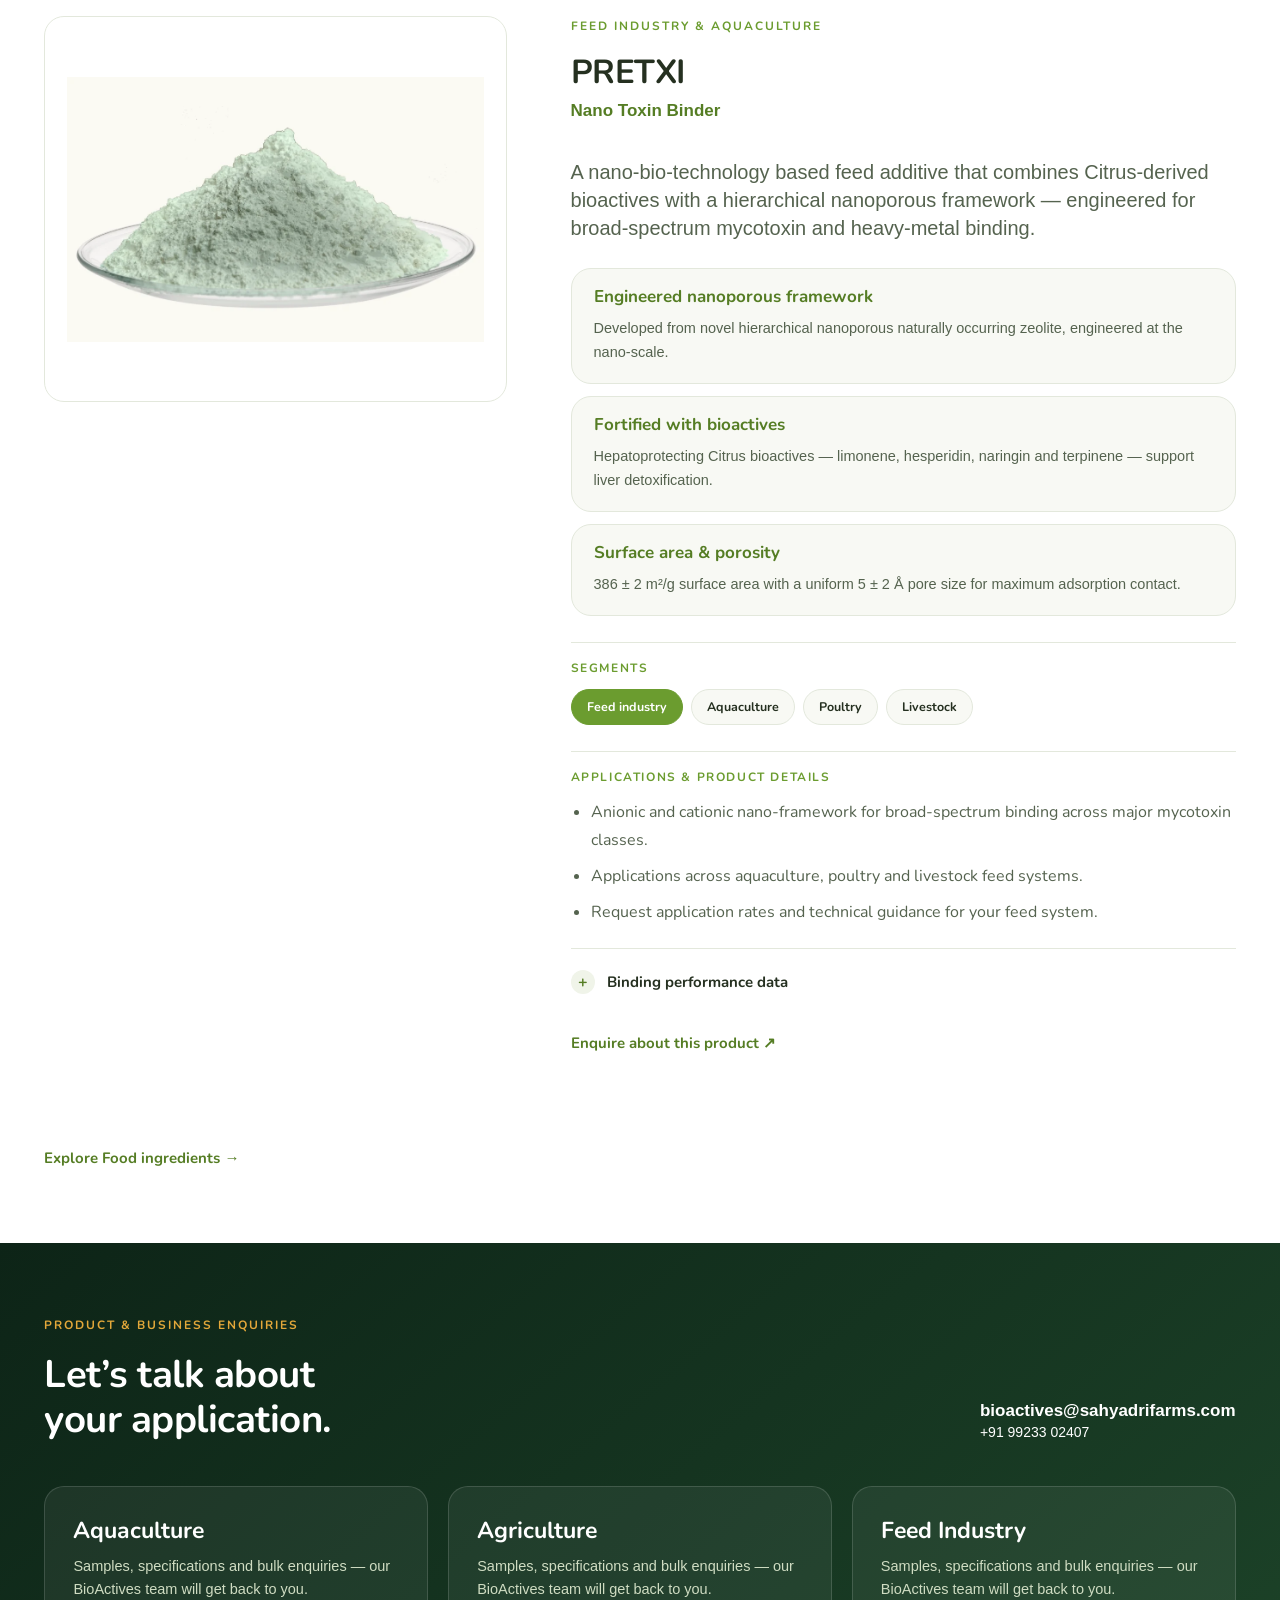
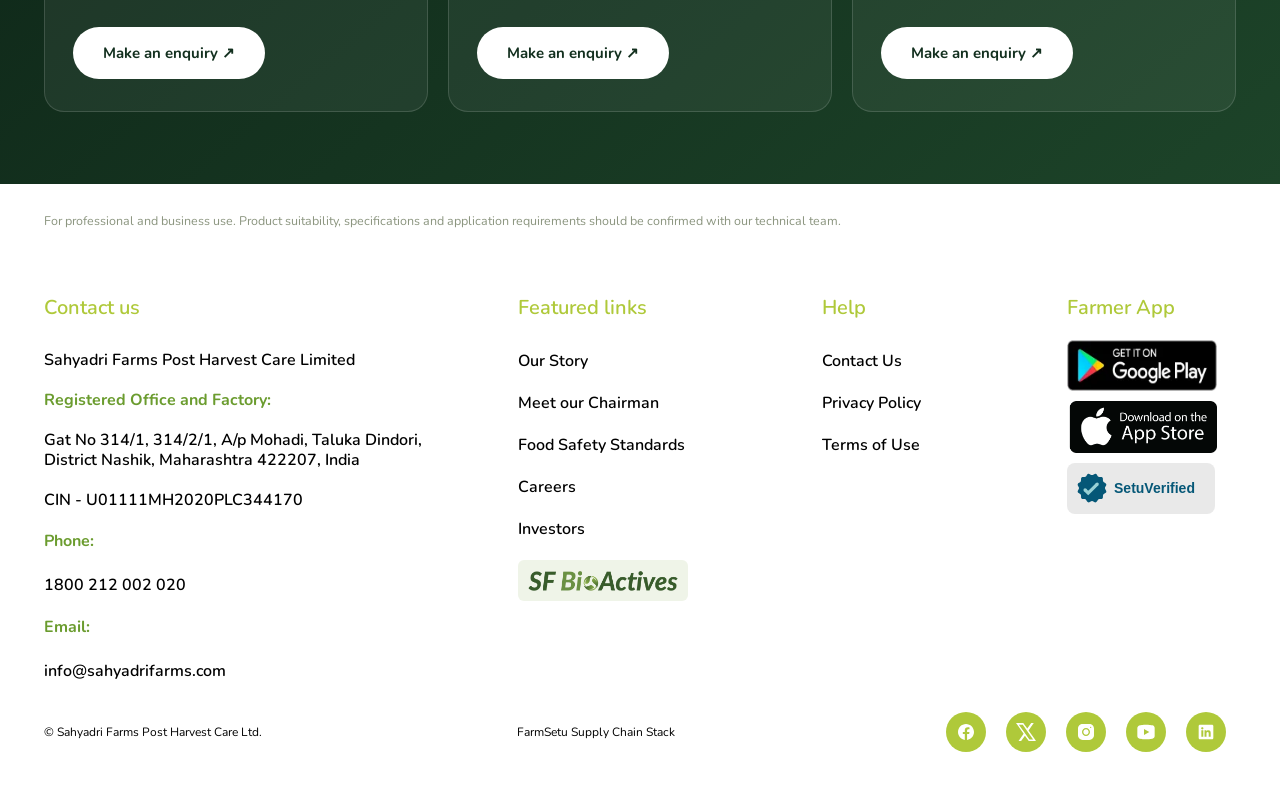
<file: bio-actives/aquaculture-agriculture-feed.html>
<!DOCTYPE html><html lang="en" data-wf-site="62551fa7bee8db16e944f95d" data-wf-page="6451f20de6ab51c11d7281f7"><head><meta charset="utf-8"><meta name="viewport" content="width=device-width,initial-scale=1"><title>Aquaculture, agriculture & feed ingredients | SF BioActives</title><link rel="icon" href="../assets/logo%20(1)%20(2).webp"><link rel="stylesheet" href="../assets/site-fonts.css"><link rel="stylesheet" href="../assets/webflow-shared.css"><style>.w-webflow-badge{display:none!important}</style><meta name="description" content="Explore AlgaVita and AlgaRich microalgae solutions and PRETXI nano toxin binder."><meta property="og:title" content="Aquaculture, agriculture & feed ingredients | SF BioActives"><meta property="og:description" content="Explore AlgaVita and AlgaRich microalgae solutions and PRETXI nano toxin binder."><link rel="stylesheet" href="../assets/bio-actives.css?v=v16"></head><body><a href="#bio-main" style="position:absolute;left:-10000px" onfocus="this.style.left='12px'" onblur="this.style.left='-10000px'">Skip to content</a><div bind="11a788a2-a2bd-2140-ccd1-12ca644b210e" class="header-section-2"><div data-animation="default" class="navbar11_component w-nav" data-easing2="ease" data-easing="ease" data-collapse="medium" data-w-id="b6bd13ec-e638-4af0-0da8-ce3b8dacf3e6" role="banner" data-duration="400" bind="b6bd13ec-e638-4af0-0da8-ce3b8dacf3e6"><div class="main-header-container"><a href="https://www.sahyadrifarms.com/" class="navbar11_logo-link w-nav-brand"><img src="../assets/625cf519082278b79e72983f_Sahyadri_logo_size_5.54_in%20(1)-ai.svg" loading="lazy" alt="" class="main-header-logo"></a><a href="https://www.townscript.com/e/copy-of-the-vineyard-ultra-413204?fbclid=IwAR3aPaO8YxBANcYs_qrwce-fTKvbnLHiBgy1yIb55xZbuguWOdaVI-juPLk" class="navbar11_logo-link-copy w-nav-brand"><img src="../assets/SF%20ultra%20marathon%20logo-3.png" loading="lazy" alt="" class="main-header-logo-copy"></a><nav role="navigation" class="navbar11_menu w-nav-menu"><a href="https://www.sahyadrifarms.com/" class="nav-link-caeers w-nav-link"><strong class="text-careers">Home</strong></a><div data-hover="true" data-delay="100" bind="b6bd13ec-e638-4af0-0da8-ce3b8dacf3ed" data-w-id="b6bd13ec-e638-4af0-0da8-ce3b8dacf3ed" class="navbar11_menu-dropdown w-dropdown"><div class="navbar11_dropdown-toggle w-dropdown-toggle"><div bind="b6bd13ec-e638-4af0-0da8-ce3b8dacf3ef" class="dropdown-icon w-icon-dropdown-toggle"></div><div><a href="../bio-actives.html"><strong class="bold-text-3">About Us</strong></a></div></div><nav class="navbar11_dropdown-list w-dropdown-list"><div class="navbar11_dropdown-link-list"><a href="https://www.sahyadrifarms.com/about-us/our-story" class="navbar11_dropdown-link w-inline-block"><div class="navbar11_text-wrapper"><div class="text-weight-semibold-3">Our story</div></div></a><a href="https://www.sahyadrifarms.com/about-us/our-team" class="navbar11_dropdown-link w-inline-block"><div class="navbar11_text-wrapper"><div class="text-weight-semibold-3">Our team</div></div></a><a href="https://www.sahyadrifarms.com/about-us/milestones" class="navbar11_dropdown-link w-inline-block"><div class="navbar11_text-wrapper"><div class="text-weight-semibold-3">Milestones</div></div></a><div data-hover="true" data-delay="100" bind="15b63626-a4bf-45bc-46a3-632dfaaf27cf" class="navbar11_menu-dropdown w-dropdown"><div class="navbar11_dropdown-toggle-sub-text w-dropdown-toggle"><div bind="15b63626-a4bf-45bc-46a3-632dfaaf27d1" class="dropdown-icon-copy w-icon-dropdown-toggle"></div><div><a href="../bio-actives.html"><strong class="bold-text-3">Infrastructure</strong></a></div></div><nav class="navbar11_dropdown-list-copy w-dropdown-list"><div class="navbar11_dropdown-link-list"><a href="https://www.sahyadrifarms.com/post-harvest-infrastructure" class="navbar11_dropdown-link w-inline-block"><div class="navbar11_text-wrapper"><div class="text-weight-semibold-3">Post Harvest Infrastructure</div></div></a><a href="https://www.sahyadrifarms.com/about-us/infrastructure/ffc" class="navbar11_dropdown-link w-inline-block"><div class="navbar11_text-wrapper"><div class="text-weight-semibold-3">FFC</div></div></a></div></nav></div><a href="https://www.sahyadrifarms.com/about-us/skill-development-centre" class="nav-link-text w-inline-block"><div class="navbar11_text-wrapper"><div class="text-weight-semibold-3">Skill Development Centre</div></div></a><a href="https://www.sahyadrifarms.com/investor-relation" class="navbar11_dropdown-link w-inline-block"><div class="navbar11_text-wrapper"><div class="text-weight-semibold-3">Investor Relation</div></div></a></div></nav></div><div data-hover="true" data-delay="0" bind="0b17d4a0-3c8b-4c86-a14d-f7b609b84024" data-w-id="0b17d4a0-3c8b-4c86-a14d-f7b609b84024" class="navbar11_menu-dropdown w-dropdown"><div class="navbar11_dropdown-toggle w-dropdown-toggle"><div bind="0b17d4a0-3c8b-4c86-a14d-f7b609b84026" class="dropdown-icon w-icon-dropdown-toggle"></div><div><a href="../bio-actives.html"><strong class="bold-text-3">Products</strong></a></div></div><nav class="pr-nav-dropdown-productt w-dropdown-list"><div class="w-layout-hflex navbar11_dropdown-link-list"><a id="w-node-da858071-4df8-c5ae-22c6-a2f4bd5f49c7-644b210e" href="https://www.sahyadrifarms.com/products/core-crops" class="navbar11_dropdown-link w-inline-block"><div class="navbar11_text-wrapper"><div class="text-weight-semibold-3">Core Crops</div></div></a><a id="w-node-_67d35d69-6214-52e3-e295-047407137557-644b210e" href="https://www.sahyadrifarms.com/products/fresh-fruits" class="navbar11_dropdown-link w-inline-block"><div class="navbar11_text-wrapper"><div class="text-weight-semibold-3">Fresh Fruits</div></div></a><a id="w-node-af5e341f-6a73-9f05-b60d-8ca0737c4cc0-644b210e" href="https://www.sahyadrifarms.com/products/processed-fruits-and-vegetables" class="navbar11_dropdown-link w-inline-block"><div class="navbar11_text-wrapper"><div class="text-weight-semibold-3">Processed Foods</div></div></a><a id="w-node-e33461f8-f2d6-d352-ce09-63bb4c4eca9b-644b210e" href="https://www.sahyadrifarms.com/products/dry-fruits" class="navbar11_dropdown-link w-inline-block"><div><div class="text-weight-semibold-3 navbar11_text-wrapper">Dry Fruits</div></div></a><a id="w-node-_27b6adea-e498-46dc-8285-75a53d129d1d-644b210e" href="https://www.sahyadrifarms.com/frozen-vegetables-wholesale-preservative-free-fruits" class="navbar11_dropdown-link w-inline-block"><div><div class="text-weight-semibold-3 navbar11_text-wrapper">Kitchen Culture</div></div></a><a id="w-node-_5c007fb4-c5d6-a3aa-c84e-1dca9c32ca34-644b210e" href="https://www.sahyadrifarms.com/juice-farm" class="navbar11_dropdown-link hide w-inline-block"><div><div class="text-weight-semibold-3 navbar11_text-wrapper">The Juice Farm </div></div></a><div data-delay="0" data-hover="true" bind="e8865852-1b2f-7567-b86a-7f9b32fd15e5" class="navbar11_menu-dropdown bio hidden w-dropdown"><div class="navbar11_dropdown-toggle bio w-dropdown-toggle"><div bind="e8865852-1b2f-7567-b86a-7f9b32fd15e7" class="dropdown-icon bio-copy w-icon-dropdown-toggle"></div><div class="bold-text-3">Dried Segment</div></div><nav class="pr-nav-dropdown-productt w-dropdown-list"><div class="navbar11_dropdown-link-list"><a id="w-node-a6696567-4bce-60db-64bb-36cdc163b714-644b210e" href="https://www.sahyadrifarms.com/spray-dried" class="navbar11_dropdown-link w-inline-block"><div class="navbar11_text-wrapper"><div class="text-weight-semibold-3">Spray dried</div></div></a><a id="w-node-_98943e55-61ae-a568-8b3b-99ba9d7e6d6a-644b210e" href="https://www.sahyadrifarms.com/freeze-dried" class="navbar11_dropdown-link w-inline-block"><div class="navbar11_text-wrapper"><div class="text-weight-semibold-3">Freeze dried</div></div></a><a id="w-node-_6061c20e-d2d7-371a-0eae-42ac4a675c36-644b210e" href="https://www.sahyadrifarms.com/solar-dried" class="navbar11_dropdown-link w-inline-block"><div class="navbar11_text-wrapper"><div class="text-weight-semibold-3">Solar Dried</div></div></a></div></nav></div><div data-delay="0" data-hover="true" bind="32a297e1-02e4-374f-309d-8bdbd15b97d5" class="navbar11_menu-dropdown bio w-dropdown"><div class="navbar11_dropdown-toggle bio w-dropdown-toggle"><div bind="32a297e1-02e4-374f-309d-8bdbd15b97d7" class="dropdown-icon bio w-icon-dropdown-toggle"></div><div class="bold-text-3">BioActives</div></div><nav class="pr-nav-dropdown-productt w-dropdown-list"><div class="navbar11_dropdown-link-list"><a id="w-node-_32a297e1-02e4-374f-309d-8bdbd15b97dc-644b210e" href="../bio-actives.html" class="navbar11_dropdown-link w-inline-block"><div class="navbar11_text-wrapper"><div class="text-weight-semibold-3">BioActives</div></div></a><a href="../bio-actives/food.html" class="navbar11_dropdown-link w-inline-block" data-bio-category="food"><div class="navbar11_text-wrapper"><div class="text-weight-semibold-3">Food</div></div></a><a href="../bio-actives/aquaculture-agriculture-feed.html" class="navbar11_dropdown-link w-inline-block" data-bio-category="aquaculture-agriculture-feed"><div class="navbar11_text-wrapper"><div class="text-weight-semibold-3">Aquaculture / Agriculture / Feed Industry</div></div></a><a id="w-node-_32a297e1-02e4-374f-309d-8bdbd15b97e0-644b210e" href="https://www.sahyadrifarms.com/plankorevive" class="navbar11_dropdown-link hide w-inline-block"><div class="navbar11_text-wrapper"><div class="text-weight-semibold-3">Plankorevive</div></div></a><a id="w-node-_32a297e1-02e4-374f-309d-8bdbd15b97e4-644b210e" href="https://www.sahyadrifarms.com/pomegranate-based-bioactives" class="navbar11_dropdown-link hide w-inline-block"><div class="navbar11_text-wrapper"><div class="text-weight-semibold-3">Pomegranate Based Bioactives</div></div></a><a id="w-node-_32a297e1-02e4-374f-309d-8bdbd15b97e8-644b210e" href="https://www.sahyadrifarms.com/citrus-based-bioactives" class="navbar11_dropdown-link hide w-inline-block"><div class="navbar11_text-wrapper"><div class="text-weight-semibold-3">Citrus Based Bioactives</div></div></a></div></nav></div><div data-delay="0" data-hover="true" bind="4d8dec73-fd83-8b3c-1732-9c82c4041ebb" class="navbar11_menu-dropdown bio hidden w-dropdown"><div class="navbar11_dropdown-toggle bio w-dropdown-toggle"><div bind="4d8dec73-fd83-8b3c-1732-9c82c4041ebd" class="dropdown-icon bio w-icon-dropdown-toggle"></div><div class="bold-text-3">Microalgae</div></div><nav class="pr-nav-dropdown-productt w-dropdown-list"><div class="navbar11_dropdown-link-list"><a id="w-node-_4d8dec73-fd83-8b3c-1732-9c82c4041ec2-644b210e" href="https://www.sahyadrifarms.com/microalgae" class="navbar11_dropdown-link w-inline-block"><div class="navbar11_text-wrapper"><div class="text-weight-semibold-3">Agriculture</div></div></a><a id="w-node-_4d8dec73-fd83-8b3c-1732-9c82c4041ec6-644b210e" href="https://www.sahyadrifarms.com/plankorevive" class="navbar11_dropdown-link hide w-inline-block"><div class="navbar11_text-wrapper"><div class="text-weight-semibold-3">Plankorevive</div></div></a><a id="w-node-_4d8dec73-fd83-8b3c-1732-9c82c4041eca-644b210e" href="https://www.sahyadrifarms.com/aquaculture" class="navbar11_dropdown-link w-inline-block"><div class="navbar11_text-wrapper"><div class="text-weight-semibold-3">Aquaculture</div></div></a></div></nav></div></div></nav></div><div data-hover="true" data-delay="100" bind="048e5941-d92e-407d-7ae7-375a465c8fdf" data-w-id="048e5941-d92e-407d-7ae7-375a465c8fdf" class="navbar11_menu-dropdown w-dropdown"><div class="navbar11_dropdown-toggle w-dropdown-toggle"><div bind="048e5941-d92e-407d-7ae7-375a465c8fe1" class="dropdown-icon w-icon-dropdown-toggle"></div><div><a href="../bio-actives.html"><strong class="bold-text-3">Food Safety</strong></a></div></div><nav class="navbar_dropdown w-dropdown-list"><div class="navbar11_dropdown-link-list"><a href="https://www.sahyadrifarms.com/food-safety/standards" class="navbar11_dropdown-link w-inline-block"><div class="navbar11_text-wrapper"><div class="text-weight-semibold-3">Standards</div></div></a><a href="https://www.sahyadrifarms.com/food-safety/traceability" class="navbar11_dropdown-link w-inline-block"><div class="navbar11_text-wrapper"><div class="text-weight-semibold-3">Traceability</div></div></a></div></nav></div><div data-hover="true" data-delay="100" bind="50d8fd95-9f67-b42e-c43a-90d43d9ea6a4" class="navbar11_menu-dropdown w-dropdown"><div class="navbar11_dropdown-toggle w-dropdown-toggle"><div bind="50d8fd95-9f67-b42e-c43a-90d43d9ea6a6" class="dropdown-icon w-icon-dropdown-toggle"></div><div><a href="../bio-actives.html"><strong class="bold-text-3">Sustainability</strong></a></div></div><nav class="navbar_dropdown w-dropdown-list"><div class="navbar11_dropdown-link-list"><a href="https://www.sahyadrifarms.com/sustainability/environment" class="navbar11_dropdown-link w-inline-block"><div class="navbar11_text-wrapper"><div class="text-weight-semibold-3">Environment</div></div></a><a href="https://www.sahyadrifarms.com/sustainability/transparency-and-fair-equity" class="navbar11_dropdown-link w-inline-block"><div class="navbar11_text-wrapper"><div class="text-weight-semibold-3">Transparency and Fair Equity</div></div></a><a href="https://www.sahyadrifarms.com/expert-association" class="navbar11_dropdown-link w-inline-block"><div class="navbar11_text-wrapper"><div class="text-weight-semibold-3">Association with Experts</div></div></a></div></nav></div><a href="https://www.sahyadrifarms.com/careers" class="nav-link-caeers w-nav-link"><strong class="text-careers">Careers</strong></a><a href="https://www.sahyadrifarms.com/experience-sahyadri" class="nav-link-caeers w-nav-link"><strong class="text-careers">Experience Sahyadri</strong></a><a href="https://www.sahyadrifarms.com/pr-media" class="nav-link-caeers pr-media w-nav-link"><strong class="text-careers">PR &amp; Media</strong></a><div data-hover="true" data-delay="100" bind="dc3a9e29-e383-077d-5385-e776fe84f732" class="navbar11_menu-dropdown w-dropdown"><div class="navbar11_dropdown-toggle w-dropdown-toggle"><div bind="dc3a9e29-e383-077d-5385-e776fe84f734" class="dropdown-icon w-icon-dropdown-toggle"></div><div><a href="../bio-actives.html"><strong class="bold-text-3">PR &amp; Media</strong></a></div></div><nav class="navbar_dropdown w-dropdown-list"><div class="navbar11_dropdown-link-list"><a href="https://www.sahyadrifarms.com/pr-media" class="navbar11_dropdown-link w-inline-block"><div class="navbar11_text-wrapper"><div class="text-weight-semibold-3">PR &amp; Media</div></div></a><a href="https://www.sahyadrifarms.com/blog" class="navbar11_dropdown-link w-inline-block"><div class="navbar11_text-wrapper"><div class="text-weight-semibold-3">Blogs</div></div></a></div></nav></div></nav><div class="navbar11_menu-button w-nav-button"><div class="menu-icon1"><div class="menu-icon1_line-top"></div><div class="menu-icon1_line-middle"><div class="menu-icon_line-middle-inner"></div></div><div class="menu-icon1_line-bottom"></div></div></div></div></div></div><main class="ba" id="bio-main"><div class="ba-bar"><div class="ba-wrap"><a class="ba-brand" href="../bio-actives.html"><img src="../assets/SFB_logo-2.png" alt="SF BioActives"></a><nav class="ba-nav" aria-label="Bio-Actives"><a href="../bio-actives.html">Overview</a><a href="../bio-actives/food.html">Food</a><a href="#aquaculture" aria-current="page">Aquaculture</a><a href="#agriculture" aria-current="page">Agriculture</a><a href="#feed" aria-current="page">Feed</a><a class="ba-nav-cta" href="#enquire">Enquire</a></nav></div></div><div class="ba-wrap"><nav class="ba-crumbs" aria-label="Breadcrumb"><a href="https://www.sahyadrifarms.com/">Home</a><span>/</span><a href="../bio-actives.html">BioActives</a><span>/</span><span aria-current="page">Aquaculture / Agriculture / Feed</span></nav><section class="ba-hero"><div><div class="ba-eyebrow">Agriculture · Aquaculture · Animal feed</div><h1>Grown in open ponds.<br>Proven in the field.</h1><p class="ba-lead">Microalgae cultivated in our own open-pond system, plus nano toxin binding for feed and aquaculture. Backed by Indian regulatory approvals and independent institutional trials.</p><nav class="ba-chips" aria-label="Jump to a segment"><a class="ba-chip" href="#aquaculture">Aquaculture</a><a class="ba-chip" href="#agriculture">Agriculture</a><a class="ba-chip" href="#feed">Feed</a></nav><div class="ba-badges"><span class="ba-badge">FCO Approved</span><span class="ba-badge">ICAR Tested</span><span class="ba-badge">CSIR–IHBT Validated</span><span class="ba-badge gold">CAA Approved</span></div><div class="ba-actions"><a class="ba-button" href="#microalgae">Explore the products</a><a class="ba-button outline" href="mailto:bioactives@sahyadrifarms.com">Enquire</a></div></div><div class="ba-hero-media"><img src="../assets/bio-actives/ponds-wide.webp" alt="Aerial view of the open-pond microalgae cultivation system at Sahyadri Farms" loading="eager" decoding="async" width="1242" height="698"><div class="ba-caption">Open-pond microalgae cultivation · Mohadi, Nashik</div></div></section></div><section class="ba-section forest" id="impact"><div class="ba-wrap"><div class="ba-intro"><div class="ba-eyebrow">The impact we are creating</div><h2>Ponds that capture carbon<br>while they grow.</h2><p class="ba-lead">Microalgae grow by photosynthesis. Every pond on our campus takes in carbon dioxide and gives back oxygen — so cultivation is not simply less harmful to the environment, it is actively capturing carbon.</p></div><div class="ba-cards"><div class="ba-card"><span class="ba-number">CO₂</span><h3>Absorbs carbon dioxide</h3><p>Our open ponds take up CO₂ continuously as the biomass grows, reducing greenhouse gas load rather than adding to it.</p></div><div class="ba-card"><span class="ba-number">O₂</span><h3>Releases oxygen</h3><p>Photosynthesis returns oxygen to the atmosphere across the full cultivation cycle.</p></div><div class="ba-card"><span class="ba-number">LOOP</span><h3>Farm to Bottle. Bottle to Farm.</h3><p>The harvested biomass goes back out as a crop biostimulant and as aquaculture and animal nutrition — closing the loop on our own land.</p></div></div></div></section><nav class="ba-jumps" aria-label="Products on this page"><div class="ba-wrap"><strong>Explore</strong><a href="#microalgae">Microalgae</a><a href="#agriculture">AlgaVita™</a><a href="#aquaculture">AlgaRich</a><a href="#validation">Validation</a><a href="#feed">PRETXI</a></div></nav><section class="ba-wrap ba-products"><div class="ba-group" id="microalgae"><div class="ba-eyebrow">01 / Sub-segment</div><h2>Microalgae</h2><p class="ba-lead">Derived from <em>Chlorella vulgaris</em> and cultivated in an open-pond system, our microalgae solutions serve three segments — agriculture, aquaculture and the animal feed industry.</p><figure class="ba-video"><video controls preload="none" playsinline poster="../assets/videos/poster-microalgae-history.webp" width="848" height="478"><source src="../assets/videos/microalgae-history.mp4" type="video/mp4">Your browser cannot play this video. <a href="../assets/videos/microalgae-history.mp4">Download it instead.</a></video><figcaption>History of Microalgae — how the oldest organisms on earth became a modern ingredient platform.</figcaption></figure></div><article class="ba-product no-divider" id="agriculture"><div class="ba-product-media photo"><img src="../assets/bio-actives/ponds-wide.webp" alt="Open microalgae cultivation ponds where AlgaVita is grown" loading="lazy" decoding="async"></div><div class="ba-product-info"><div class="ba-product-head"><div class="ba-eyebrow">Agriculture</div><h2>AlgaVita™</h2><p class="ba-subtitle">India’s FCO-approved microalgae biostimulant</p></div><p>A <em>Chlorella vulgaris</em> based biostimulant for multi-stage crop support — used as a liquid from seed to fruit. AlgaVita™ supports root development, plant vigour, flowering and yield, and helps crops hold up under abiotic stress.</p><div class="ba-badges"><span class="ba-badge">FCO Approved</span><span class="ba-badge">ICAR Tested</span><span class="ba-badge">CSIR–IHBT Validated</span></div><div class="ba-spec"><h4>Formats</h4><div class="ba-tags"><span class="lead">Open-pond cultivated</span><span>Liquid concentrate</span><span>Dried powder</span></div></div><div class="ba-spec"><h4>Applications &amp; product details</h4><ul><li>Targets abiotic stress including heat, salinity, drought and waterlogging.</li><li>Supports root development, plant vigour, flowering and yield across crop stages.</li><li>Cultivation ponds absorb carbon dioxide as the microalgae grow.</li><li>A differentiated biochemical profile versus seaweed extracts — including roughanic acid (7,10,13-hexadecatrienoic acid) at 6.86% and alpha-linolenic acid at 19.42% of total fatty acids, both generally absent or low in seaweed extracts.</li><li>Ferulic acid as the dominant phenolic antioxidant and catechin as the dominant flavonoid.</li><li>Trial reports and regulatory documentation available on request.</li></ul></div><a class="ba-text-link" href="mailto:bioactives@sahyadrifarms.com?subject=Product%20enquiry%3A%20AlgaVita%E2%84%A2">Enquire about this product ↗</a></div></article><figure class="ba-video"><video controls preload="none" playsinline poster="../assets/videos/poster-algavita.webp" width="960" height="540"><source src="../assets/videos/algavita-abiotic-stress.mp4" type="video/mp4">Your browser cannot play this video. <a href="../assets/videos/algavita-abiotic-stress.mp4">Download it instead.</a></video><figcaption>AlgaVita™ — responding to abiotic stress and climate change.</figcaption></figure><article class="ba-product" id="aquaculture"><div class="ba-product-media"><img src="../assets/bio-actives/algarich.webp" alt="AlgaRich microalgae aquaculture supplement bottle" loading="lazy" decoding="async"></div><div class="ba-product-info"><div class="ba-product-head"><div class="ba-eyebrow">Aquaculture &amp; animal feed</div><h2>AlgaRich</h2><p class="ba-subtitle">Next-generation multivitamins and nutrients for aquaculture</p></div><p>An extract of naturally occurring green microalgae <em>Chlorella vulgaris</em>, supplying functional amino acids, polysaccharides, chlorophyll, antioxidants, vitamins, carotenoids and essential minerals. For all aquatic species, from hatcheries to grow-out ponds — and for poultry and cattle nutrition.</p><div class="ba-badges"><span class="ba-badge gold">CAA Approved</span></div><div class="ba-cards" style="margin:26px 0"><div class="ba-card"><h4>Innate immunity</h4><p>Supports innate immune response in aquatic species.</p></div><div class="ba-card"><h4>Feed conversion</h4><p>Helps improve Feed Conversion Ratio (FCR).</p></div><div class="ba-card"><h4>Pond productivity</h4><p>Boosts phytoplankton productivity in aquaculture ponds.</p></div></div><div class="ba-spec"><h4>Segments</h4><div class="ba-tags"><span>Aquaculture</span><span>Poultry</span><span>Cattle</span><span>Liquid &amp; FBD powder</span></div></div><div class="ba-spec"><h4>Product details</h4><ul><li>Available as a liquid concentrate and as fluidized-bed-dried (FBD) powder.</li><li>Ask our team for the current specification sheet and CAA approval documentation.</li></ul><details class="ba-details"><summary>Full product parameters</summary><div class="ba-table-wrap"><table><caption>AlgaRich product parameters. Composition values refer to FBD powder; confirm the current specification with our team.</caption><thead><tr><th scope="col">Parameter</th><th scope="col">Value / format</th></tr></thead><tbody><tr><th scope="row">Source organism</th><td>Chlorella vulgaris</td></tr><tr><th scope="row">Available formats</th><td>Liquid concentrate; fluidized-bed-dried (FBD) powder</td></tr><tr><th scope="row">Crude protein</th><td>21.51 ± 0.53%</td></tr><tr><th scope="row">Crude fat</th><td>2.64 ± 0.30%</td></tr><tr><th scope="row">Crude fibre</th><td>6.80%</td></tr><tr><th scope="row">Acid insoluble ash</th><td>10.9 ± 0.4%</td></tr><tr><th scope="row">Moisture</th><td>3.50%</td></tr><tr><th scope="row">Alpha-linolenic acid (ALA)</th><td>512.68 ± 8.1 mg/100 g</td></tr><tr><th scope="row">Total phenolics</th><td>116.01 ± 1.06 mg/100 g</td></tr><tr><th scope="row">Total flavonoids</th><td>80.50 ± 3.00 mg/100 g</td></tr><tr><th scope="row">Total chlorophyll</th><td>10.31 ± 0.3 mg/100 g</td></tr><tr><th scope="row">Total carotenoid</th><td>1.67 ± 0.10 mg/100 g</td></tr><tr><th scope="row">DPPH radical inhibition</th><td>54.30% @ 500 µg/mL</td></tr><tr><th scope="row">ABTS radical inhibition</th><td>49.43% @ 500 µg/mL</td></tr><tr><th scope="row">FRAP (ferric reducing power)</th><td>81.89% @ 500 µg/mL</td></tr><tr><th scope="row">PUFA share of total fatty acids</th><td>~40%</td></tr></tbody></table></div></details></div><a class="ba-text-link" href="mailto:bioactives@sahyadrifarms.com?subject=Product%20enquiry%3A%20AlgaRich">Enquire about this product ↗</a></div></article></section><section class="ba-section sage" id="validation"><div class="ba-wrap ba-validation"><div class="ba-eyebrow">Scientifically validated</div><h2>Tested by India’s leading research institutions.</h2><div class="ba-logos"><figure class="ba-logo"><img src="../assets/bio-actives/logo-dbskkv.webp" alt="Dr. Balasaheb Sawant Konkan Krishi Vidyapeeth" width="200" height="200" loading="lazy" decoding="async"><figcaption><b>DBSKKV</b>Dapoli, Maharashtra</figcaption></figure><figure class="ba-logo"><img src="../assets/bio-actives/logo-pdkv.webp" alt="Dr. Panjabrao Deshmukh Krishi Vidyapeeth" width="200" height="200" loading="lazy" decoding="async"><figcaption><b>PDKV</b>Akola, Maharashtra</figcaption></figure><figure class="ba-logo"><img src="../assets/bio-actives/logo-ksnuahs.webp" alt="Keladi Shivappa Nayaka University of Agricultural and Horticultural Sciences" width="200" height="200" loading="lazy" decoding="async"><figcaption><b>KSNUAHS</b>Shivamogga, Karnataka</figcaption></figure><figure class="ba-logo"><img src="../assets/bio-actives/logo-csir-ihbt.webp" alt="CSIR — Institute of Himalayan Bioresource Technology" width="198" height="200" loading="lazy" decoding="async"><figcaption><b>CSIR — IHBT</b>Palampur, Himachal Pradesh</figcaption></figure></div><p class="ba-validation-note">Also evaluated by ICAR — National Institute of Abiotic Stress Management, Baramati.</p><a class="ba-text-link" href="mailto:bioactives@sahyadrifarms.com?subject=Request%3A%20Microalgae%20trial%20reports">Request the trial reports ↗</a></div></section><section class="ba-wrap ba-products"><div class="ba-group" id="toxin-binder"><div class="ba-eyebrow">02 / Sub-segment</div><h2>Toxin Binder</h2><p class="ba-lead">Feed additives developed for mycotoxin and heavy-metal management in animal feed and aquaculture.</p></div><article class="ba-product" id="feed"><div class="ba-product-media"><img src="../assets/bio-actives/pretxi.webp" alt="PRETXI nano toxin binder powder on a glass dish" loading="lazy" decoding="async"></div><div class="ba-product-info"><div class="ba-product-head"><div class="ba-eyebrow">Feed industry &amp; aquaculture</div><h2>PRETXI</h2><p class="ba-subtitle">Nano Toxin Binder</p></div><p>A nano-bio-technology based feed additive that combines Citrus-derived bioactives with a hierarchical nanoporous framework — engineered for broad-spectrum mycotoxin and heavy-metal binding.</p><div class="ba-cards" style="margin:26px 0"><div class="ba-card"><h4>Engineered nanoporous framework</h4><p>Developed from novel hierarchical nanoporous naturally occurring zeolite, engineered at the nano-scale.</p></div><div class="ba-card"><h4>Fortified with bioactives</h4><p>Hepatoprotecting Citrus bioactives — limonene, hesperidin, naringin and terpinene — support liver detoxification.</p></div><div class="ba-card"><h4>Surface area &amp; porosity</h4><p>386 ± 2 m²/g surface area with a uniform 5 ± 2 Å pore size for maximum adsorption contact.</p></div></div><div class="ba-spec"><h4>Segments</h4><div class="ba-tags"><span class="lead">Feed industry</span><span>Aquaculture</span><span>Poultry</span><span>Livestock</span></div></div><div class="ba-spec"><h4>Applications &amp; product details</h4><ul><li>Anionic and cationic nano-framework for broad-spectrum binding across major mycotoxin classes.</li><li>Applications across aquaculture, poultry and livestock feed systems.</li><li>Request application rates and technical guidance for your feed system.</li></ul><details class="ba-details"><summary>Binding performance data</summary><div class="ba-table-wrap"><table><caption>Adsorption efficiency across physiological pH conditions, at 50 ppb concentration.</caption><thead><tr><th scope="col">Toxin</th><th scope="col">pH 3.5</th><th scope="col">pH 7.0</th><th scope="col">pH 8.0</th></tr></thead><tbody><tr><th scope="row">Aflatoxin B1</th><td>97.01%</td><td>98.47%</td><td>98.73%</td></tr><tr><th scope="row">Ochratoxin</th><td>97%</td><td>97%</td><td>97%</td></tr><tr><th scope="row">T2</th><td>97%</td><td>97%</td><td>97%</td></tr><tr><th scope="row">Purocamtoxin</th><td>97%</td><td>97%</td><td>97%</td></tr></tbody></table></div></details></div><a class="ba-text-link" href="mailto:bioactives@sahyadrifarms.com?subject=Product%20enquiry%3A%20PRETXI">Enquire about this product ↗</a></div></article></section><div class="ba-wrap"><a class="ba-back" href="../bio-actives/food.html">Explore Food ingredients →</a></div><section class="ba-cta ba-cta-segments" id="enquire"><div class="ba-wrap"><div class="ba-cta-head"><div><div class="ba-eyebrow">Product &amp; business enquiries</div><h2>Let’s talk about<br>your application.</h2></div><div><p class="ba-contact"><a href="mailto:bioactives@sahyadrifarms.com">bioactives@sahyadrifarms.com</a></p><p class="ba-small"><a href="tel:+919923302407">+91 99233 02407</a></p></div></div><div class="ba-cta-options"><div class="ba-cta-option"><h3>Aquaculture</h3><p>Samples, specifications and bulk enquiries — our BioActives team will get back to you.</p><a class="ba-button light" href="mailto:bioactives@sahyadrifarms.com?subject=Enquiry%3A%20Aquaculture">Make an enquiry ↗</a></div><div class="ba-cta-option"><h3>Agriculture</h3><p>Samples, specifications and bulk enquiries — our BioActives team will get back to you.</p><a class="ba-button light" href="mailto:bioactives@sahyadrifarms.com?subject=Enquiry%3A%20Agriculture">Make an enquiry ↗</a></div><div class="ba-cta-option"><h3>Feed Industry</h3><p>Samples, specifications and bulk enquiries — our BioActives team will get back to you.</p><a class="ba-button light" href="mailto:bioactives@sahyadrifarms.com?subject=Enquiry%3A%20Feed%20Industry">Make an enquiry ↗</a></div></div></div></section><div class="ba-wrap ba-disclaimer">For professional and business use. Product suitability, specifications and application requirements should be confirmed with our technical team.</div></main><div bind="1a312444-901e-8555-bbf1-504a9a10fdab" class="main-footer"><div class="footer-contianer"><div class="w-layout-grid footer-grid-01"><div id="w-node-_1a312444-901e-8555-bbf1-504a9a10fdb7-9a10fdab" class="footer-column-2"><div class="footer-title">Contact us</div><a href="../bio-actives.html" class="footer-link-copy">Sahyadri Farms Post Harvest Care Limited<br><strong><br>Registered Office and Factory:<br></strong>‍<br>Gat No 314/1, 314/2/1, A/p Mohadi, Taluka Dindori, <br>District Nashik, Maharashtra 422207, India<br><br>CIN - U01111MH2020PLC344170</a><a href="../bio-actives.html" class="footer-link-6"><strong>Phone:<br>‍<br></strong>1800 212 002 020</a><a href="mailto:info@sahyadrifarms.com" class="footer-link-6"><strong>Email:<br>‍<br></strong>info@sahyadrifarms.com</a></div><div class="footer-column-links"><div class="footer-title">Featured links</div><a href="https://www.sahyadrifarms.com/about-us/our-story" class="footer-link-6">Our Story</a><a href="https://www.sahyadrifarms.com/about-us/our-team" class="footer-link-6">Meet our Chairman</a><a href="https://www.sahyadrifarms.com/food-safety/standards" class="footer-link-6">Food Safety Standards</a><a href="https://www.sahyadrifarms.com/careers" class="footer-link-6">Careers</a><a href="https://www.sahyadrifarms.com/investors" class="footer-link-6">Investors</a><a href="https://www.sahyadrifarms.com/bio-actives" class="sf_bio-link w-inline-block"><div class="logo-container"><img src="../assets/SFB_logo-2.png" loading="lazy" sizes="(max-width: 479px) 100vw, (max-width: 1439px) 49vw, 50vw" alt="" class="bio-active-logo"></div></a></div><div id="w-node-_1a312444-901e-8555-bbf1-504a9a10fdda-9a10fdab" class="footer-column-help"><div class="footer-title">Help</div><a href="https://www.sahyadrifarms.com/contact-us" class="footer-link-6">Contact Us</a><a href="https://www.sahyadrifarms.com/privacy-policy" class="footer-link-6">Privacy Policy</a><a href="https://www.sahyadrifarms.com/terms-of-use" class="footer-link-6">Terms of Use</a></div><div id="w-node-_3320db21-c37c-c5e6-de27-a47f0c8a517e-9a10fdab" class="footer-column-for-playstore"><div class="footer-title">Farmer App</div><div class="playstore-and-appstore"><a href="https://play.google.com/store/apps/details?id=co.setu.farm" target="_blank" class="app-link w-inline-block"><img src="../assets/6260ef4f200c64facaf15855_google_play.webp" loading="lazy" alt="Download SetuFarm App" class="play-store-icon"></a><a href="https://apps.apple.com/in/app/setufarm/id1622183900" target="_blank" class="appstore_link w-inline-block"><img src="../assets/app-store-logo.webp" loading="lazy" sizes="(max-width: 479px) 0px, 100vw" alt="Download SetuFarm App" class="apple-icon"></a><a href="https://app.setu.farm/" bind="7660f966-90d2-7f04-cf1f-6906bfbca9ed" class="cta_hero-button footer hide w-button">Enterprise Login</a><a href="https://www.setu.network/sahyadri-farms-profile.html" target="_blank" class="setu-verified-link w-inline-block"><div class="setu-verified"><img width="25" height="" alt="setu verified " src="../assets/642a758d7473913bde2e11a3_SetuVerified.svg" loading="lazy" class="verified-logo"><h2 class="heading-65">SetuVerified</h2></div></a></div></div></div><div class="footer-bottom"><a href="https://www.sahyadrifarms.com/terms-of-use" class="secondary-link">© Sahyadri Farms Post Harvest Care Ltd.<br></a><a href="https://farmsetu.co" target="_blank" class="secondary-link middle">FarmSetu Supply Chain Stack</a><div class="footer-social-logo"><a href="https://www.facebook.com/SahyadriFarms/" target="_blank" class="social-link-2 w-inline-block"><img src="../assets/icons8-facebook%20(1).svg" alt="" class="social-icon"></a><a href="https://twitter.com/SahyadriFarms" target="_blank" class="social-link-2 w-inline-block"><img src="../assets/twitter-icon.svg" alt="" class="social-icon"></a><a href="https://www.instagram.com/sahyadrifarms/" target="_blank" class="social-link-2 w-inline-block"><img src="../assets/icons8-instagram.svg" alt="" class="social-icon"></a><a href="https://www.youtube.com/c/SahyadriFarms" target="_blank" class="social-link-2 w-inline-block"><img src="../assets/icons8-youtube.svg" alt="" class="social-icon"></a><a href="https://www.linkedin.com/company/sahyadri-farmers-producer-company-limited" target="_blank" class="social-link-2 w-inline-block"><img src="../assets/icons8-linkedin.svg" alt="" class="social-icon"></a></div></div></div></div><script src="../assets/jquery-site.js"></script><script src="../assets/webflow-site.js"></script><script src="../assets/bio-actives.js?v=v16" defer></script></body></html>
</file>
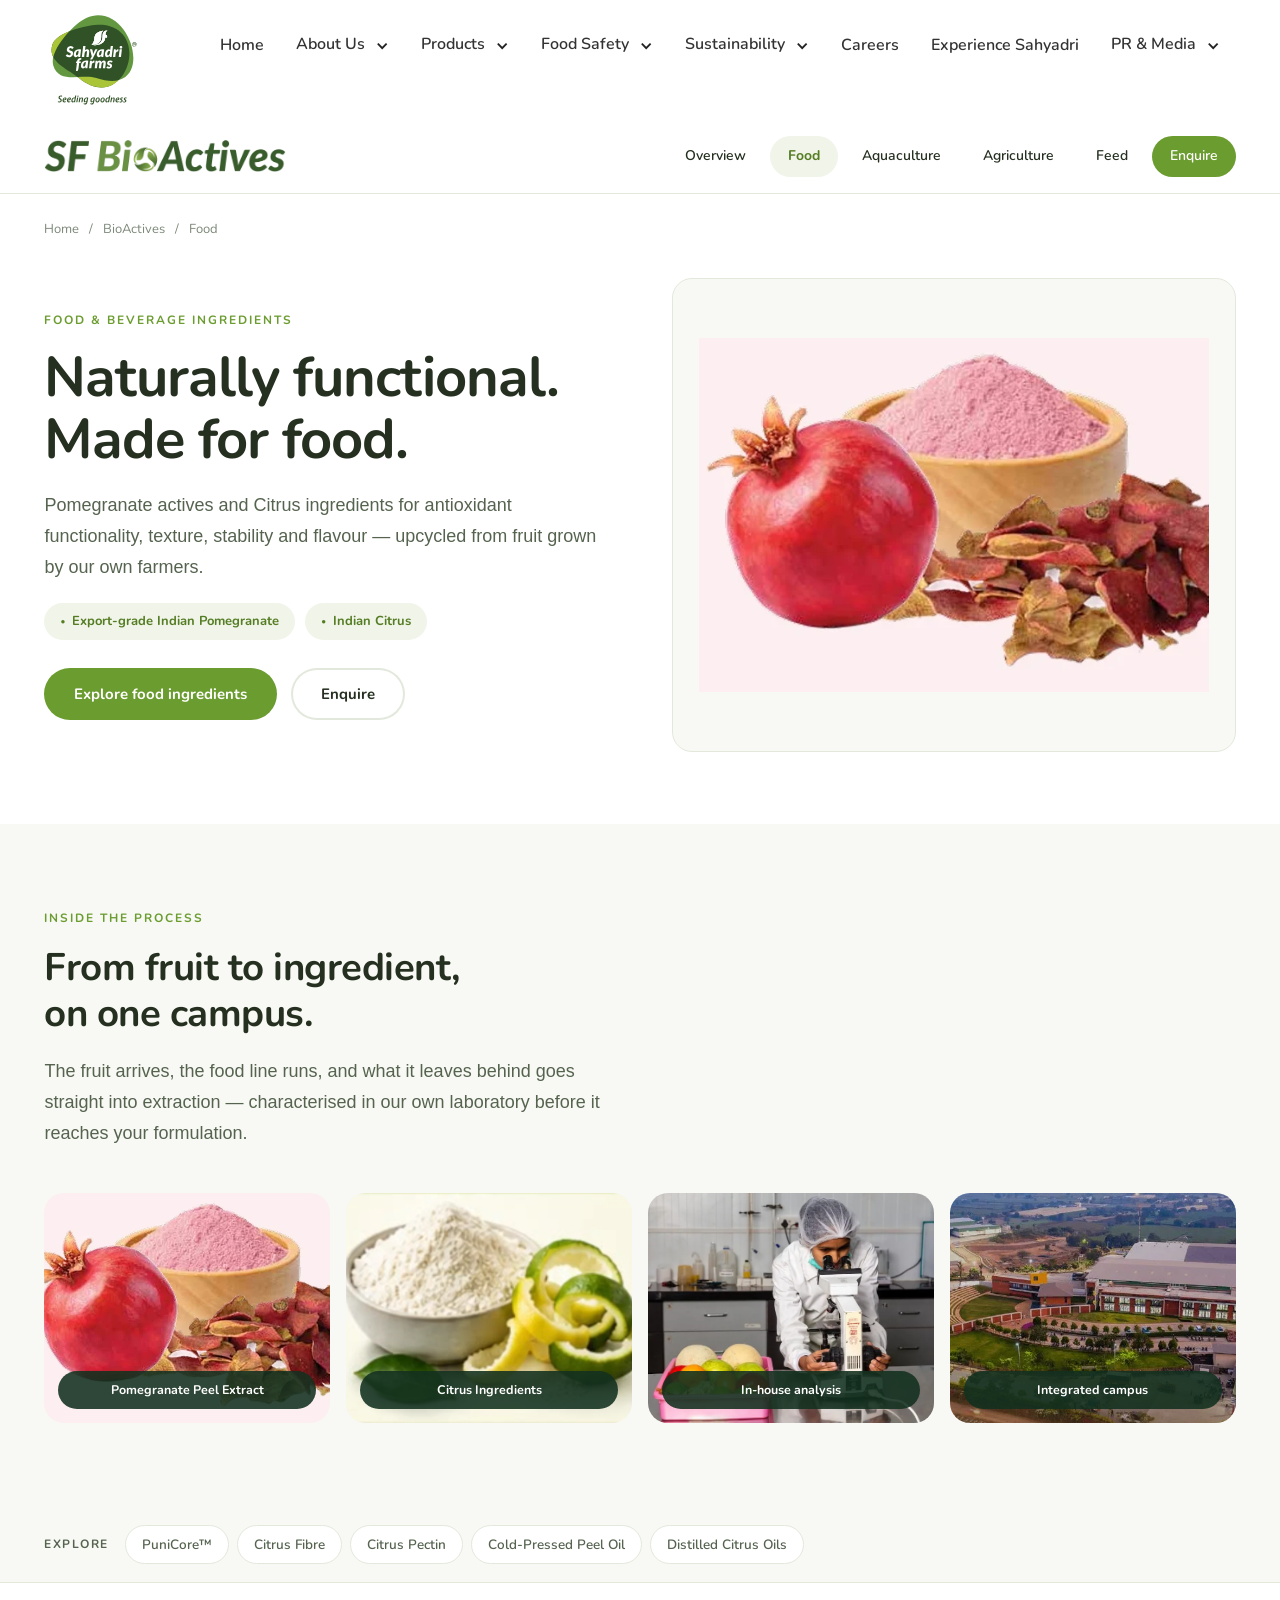
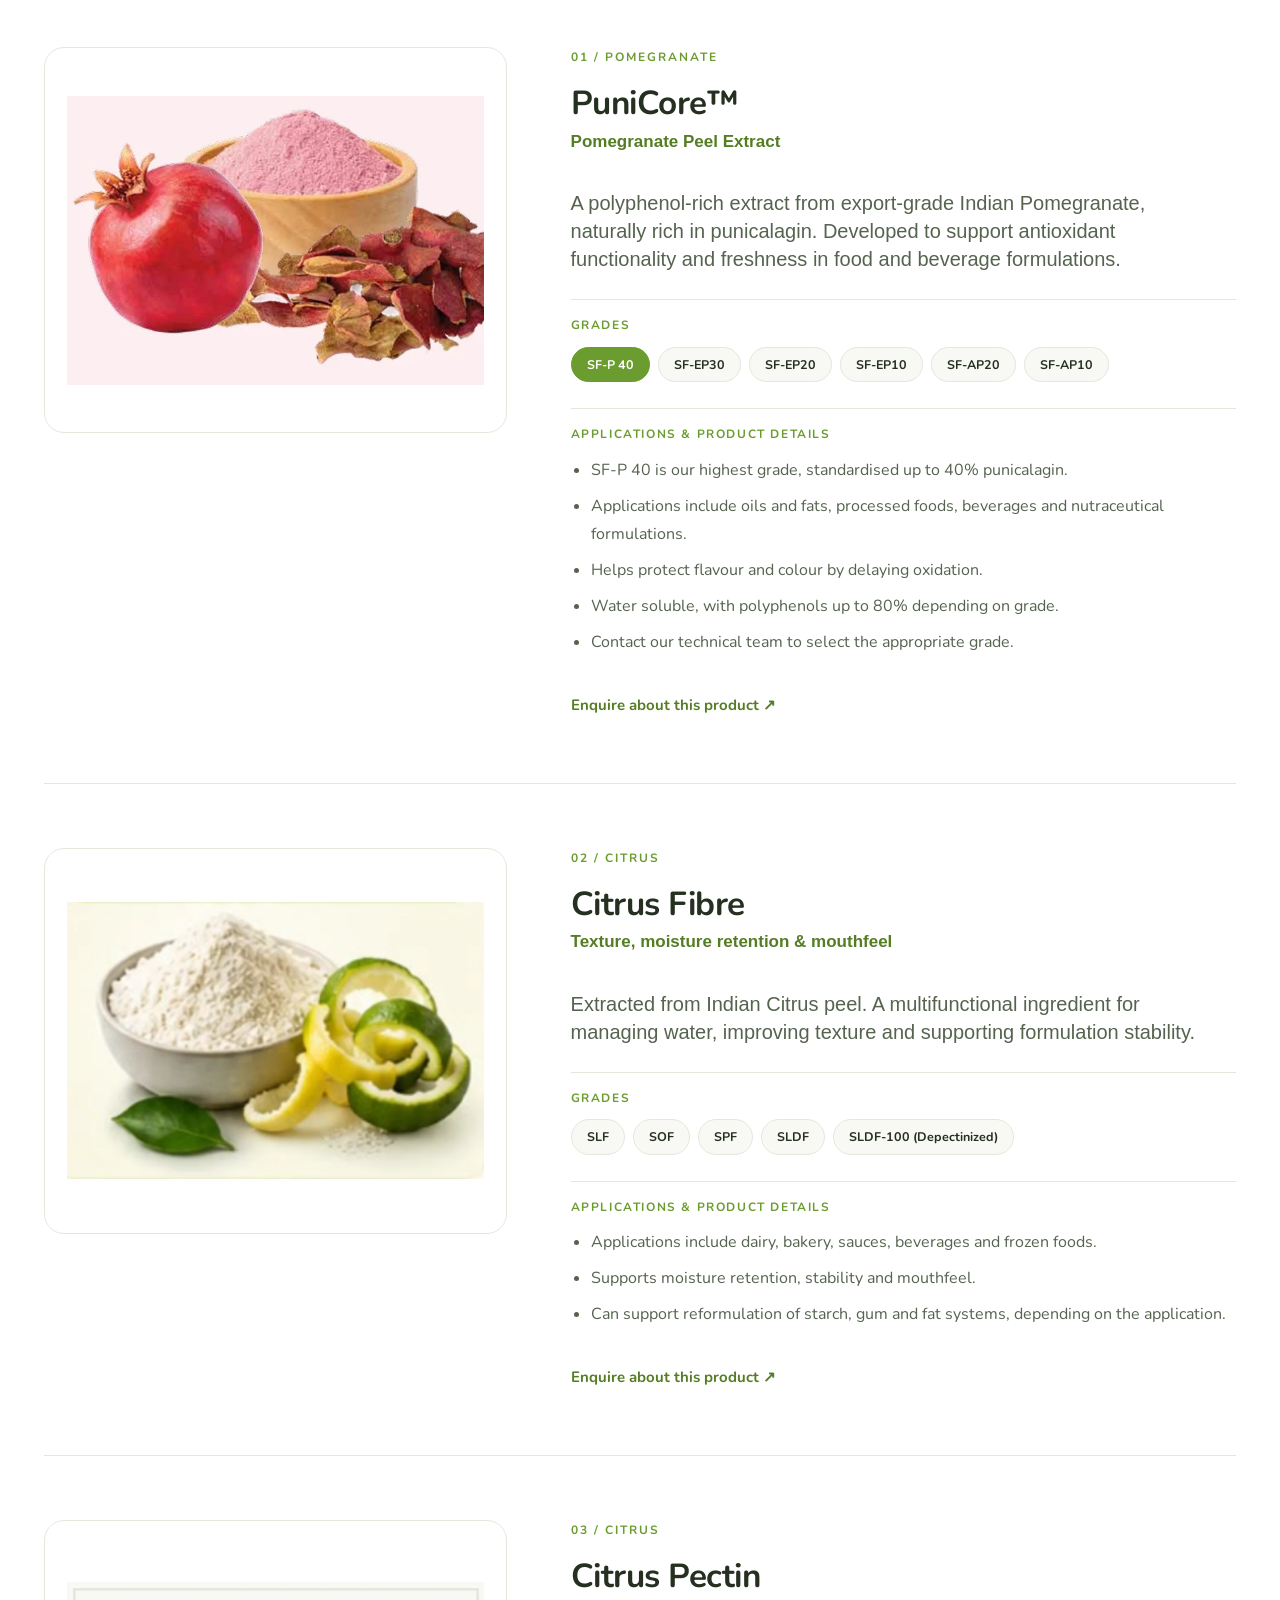
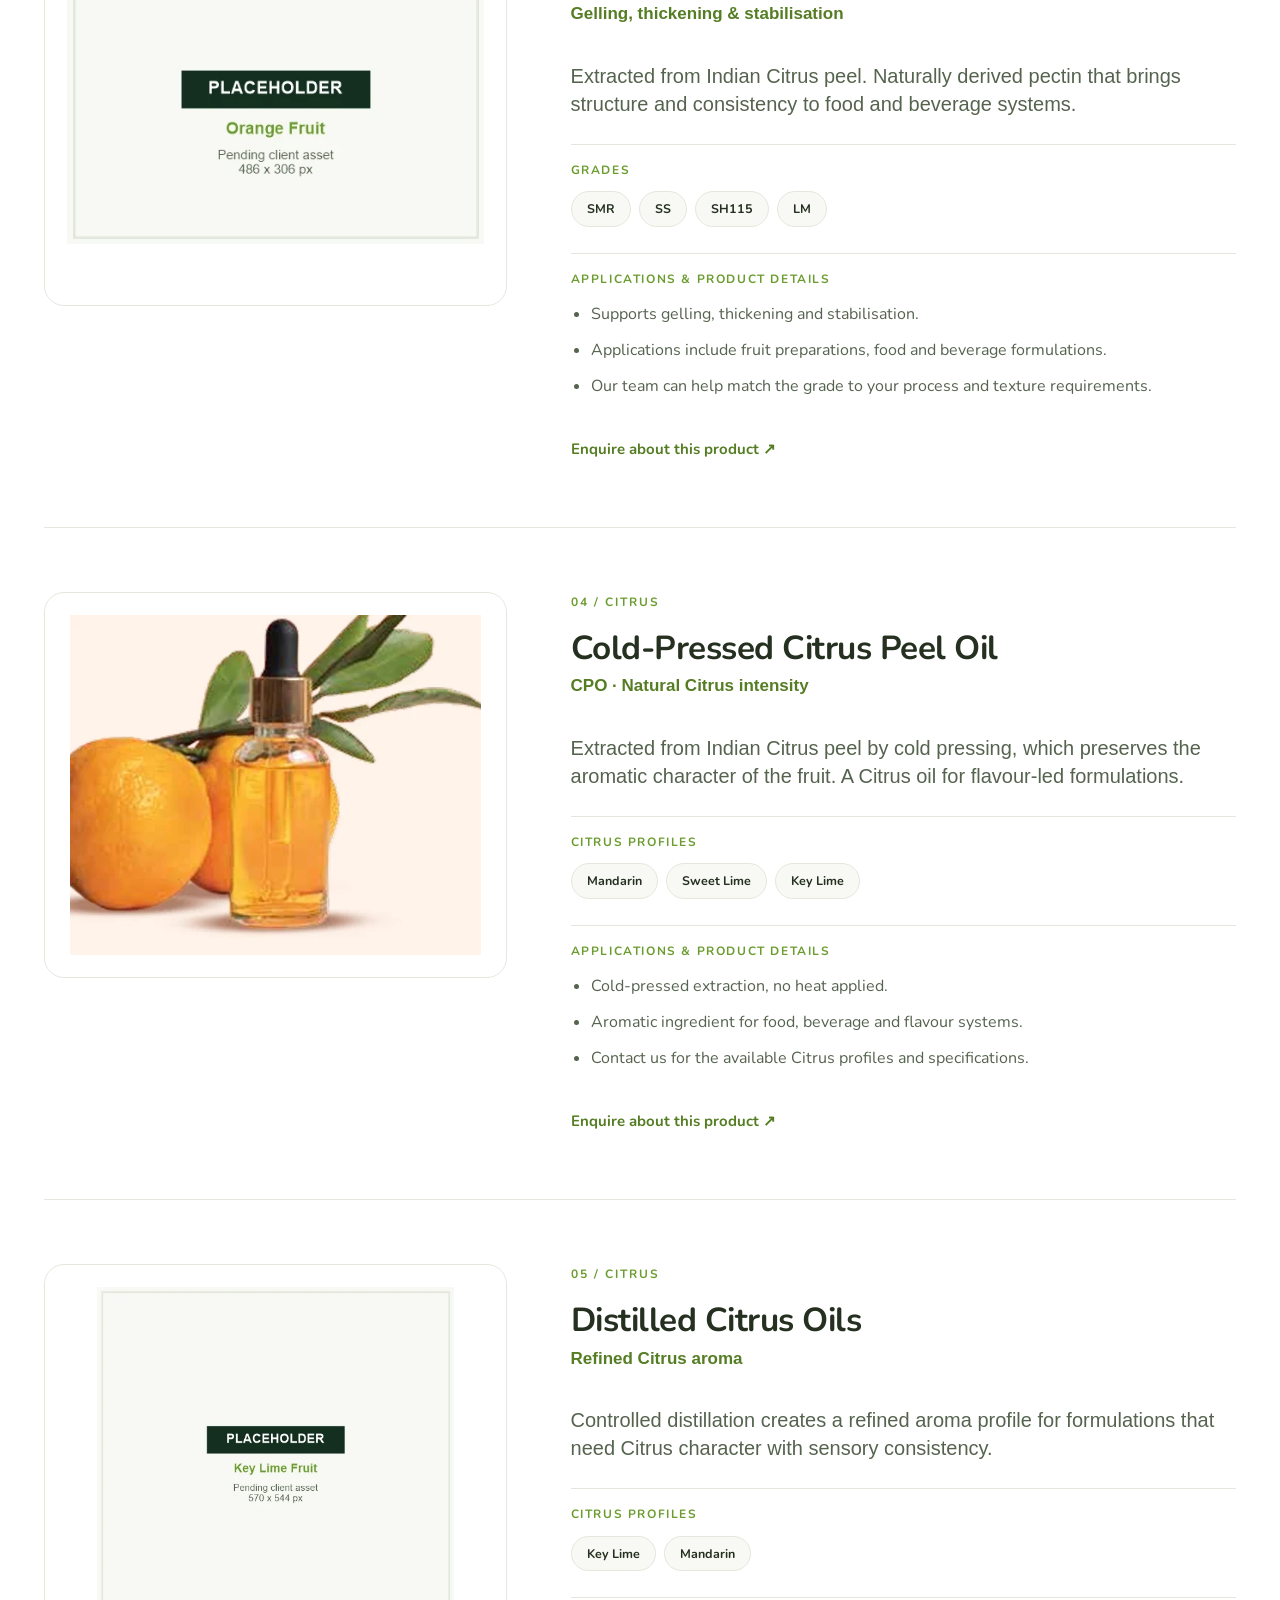
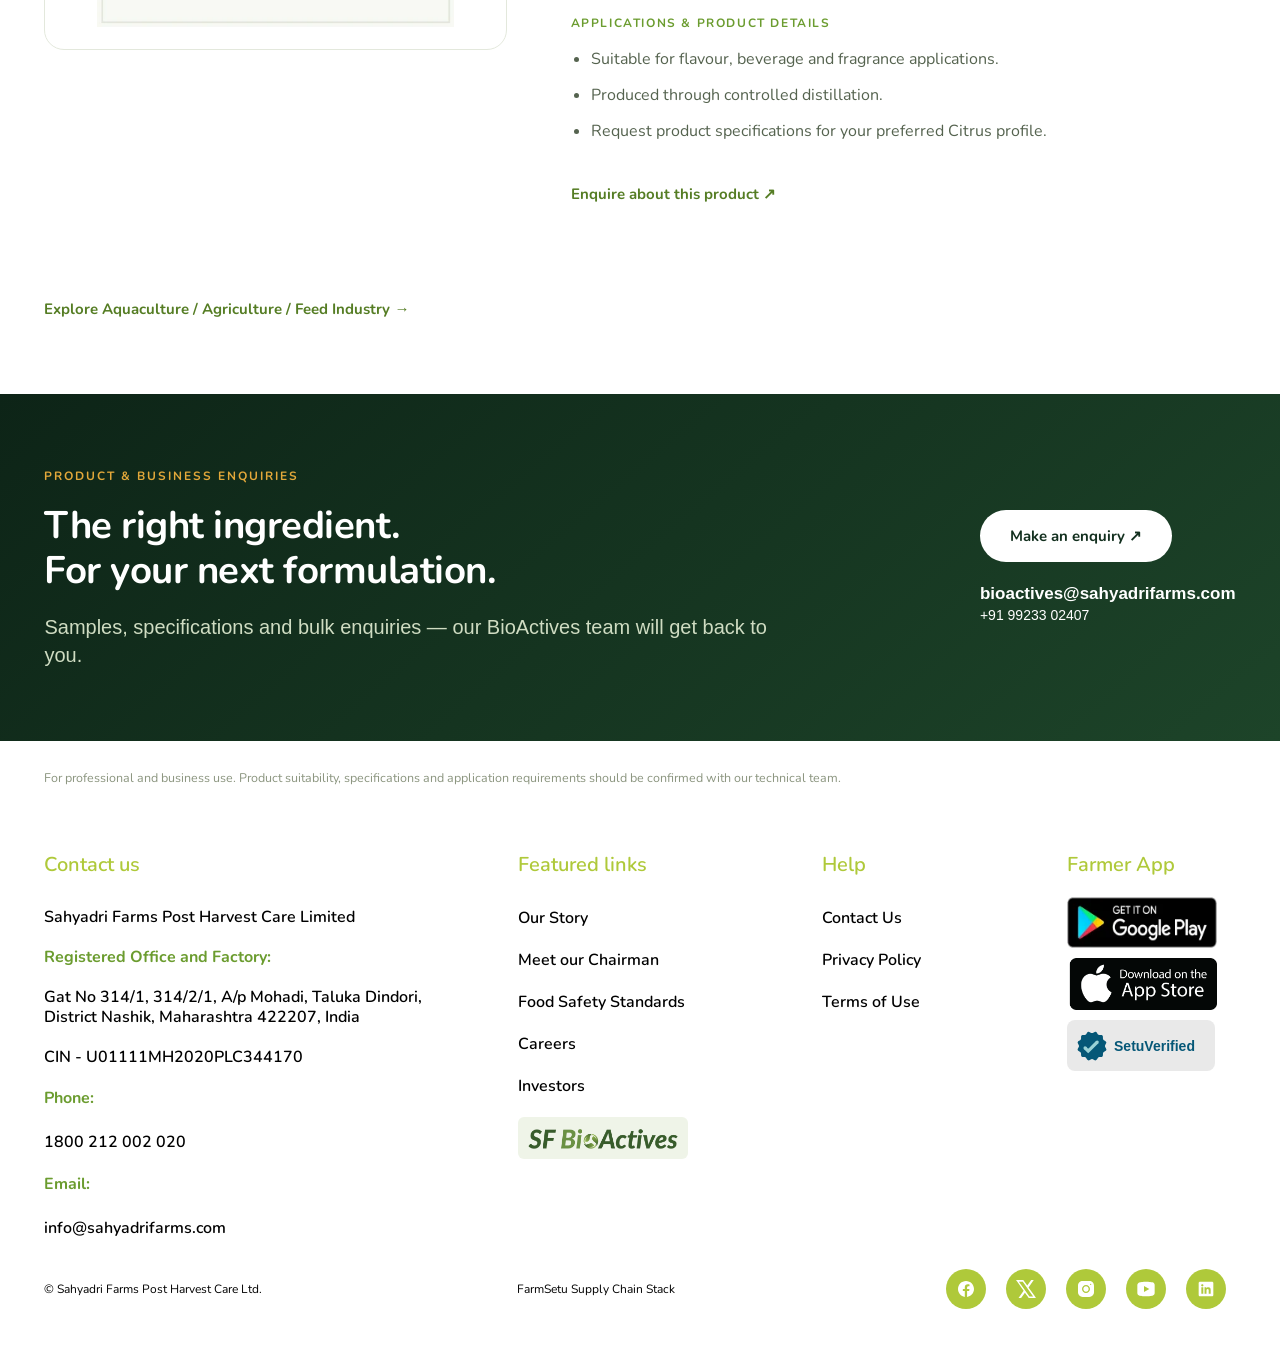
<file: bio-actives/food.html>
<!DOCTYPE html><html lang="en" data-wf-site="62551fa7bee8db16e944f95d" data-wf-page="6451f20de6ab51c11d7281f7"><head><meta charset="utf-8"><meta name="viewport" content="width=device-width,initial-scale=1"><title>Food ingredients | SF BioActives</title><link rel="icon" href="../assets/logo%20(1)%20(2).webp"><link rel="stylesheet" href="../assets/site-fonts.css"><link rel="stylesheet" href="../assets/webflow-shared.css"><style>.w-webflow-badge{display:none!important}</style><meta name="description" content="PuniCore Pomegranate Peel Extract, Citrus Fibre, Citrus Pectin, cold-pressed Citrus peel oil and distilled Citrus oils from Sahyadri Farms."><meta property="og:title" content="Food ingredients | SF BioActives"><meta property="og:description" content="PuniCore Pomegranate Peel Extract, Citrus Fibre, Citrus Pectin, cold-pressed Citrus peel oil and distilled Citrus oils from Sahyadri Farms."><link rel="stylesheet" href="../assets/bio-actives.css?v=v16"></head><body><a href="#bio-main" style="position:absolute;left:-10000px" onfocus="this.style.left='12px'" onblur="this.style.left='-10000px'">Skip to content</a><div bind="11a788a2-a2bd-2140-ccd1-12ca644b210e" class="header-section-2"><div data-animation="default" class="navbar11_component w-nav" data-easing2="ease" data-easing="ease" data-collapse="medium" data-w-id="b6bd13ec-e638-4af0-0da8-ce3b8dacf3e6" role="banner" data-duration="400" bind="b6bd13ec-e638-4af0-0da8-ce3b8dacf3e6"><div class="main-header-container"><a href="https://www.sahyadrifarms.com/" class="navbar11_logo-link w-nav-brand"><img src="../assets/625cf519082278b79e72983f_Sahyadri_logo_size_5.54_in%20(1)-ai.svg" loading="lazy" alt="" class="main-header-logo"></a><a href="https://www.townscript.com/e/copy-of-the-vineyard-ultra-413204?fbclid=IwAR3aPaO8YxBANcYs_qrwce-fTKvbnLHiBgy1yIb55xZbuguWOdaVI-juPLk" class="navbar11_logo-link-copy w-nav-brand"><img src="../assets/SF%20ultra%20marathon%20logo-3.png" loading="lazy" alt="" class="main-header-logo-copy"></a><nav role="navigation" class="navbar11_menu w-nav-menu"><a href="https://www.sahyadrifarms.com/" class="nav-link-caeers w-nav-link"><strong class="text-careers">Home</strong></a><div data-hover="true" data-delay="100" bind="b6bd13ec-e638-4af0-0da8-ce3b8dacf3ed" data-w-id="b6bd13ec-e638-4af0-0da8-ce3b8dacf3ed" class="navbar11_menu-dropdown w-dropdown"><div class="navbar11_dropdown-toggle w-dropdown-toggle"><div bind="b6bd13ec-e638-4af0-0da8-ce3b8dacf3ef" class="dropdown-icon w-icon-dropdown-toggle"></div><div><a href="../bio-actives.html"><strong class="bold-text-3">About Us</strong></a></div></div><nav class="navbar11_dropdown-list w-dropdown-list"><div class="navbar11_dropdown-link-list"><a href="https://www.sahyadrifarms.com/about-us/our-story" class="navbar11_dropdown-link w-inline-block"><div class="navbar11_text-wrapper"><div class="text-weight-semibold-3">Our story</div></div></a><a href="https://www.sahyadrifarms.com/about-us/our-team" class="navbar11_dropdown-link w-inline-block"><div class="navbar11_text-wrapper"><div class="text-weight-semibold-3">Our team</div></div></a><a href="https://www.sahyadrifarms.com/about-us/milestones" class="navbar11_dropdown-link w-inline-block"><div class="navbar11_text-wrapper"><div class="text-weight-semibold-3">Milestones</div></div></a><div data-hover="true" data-delay="100" bind="15b63626-a4bf-45bc-46a3-632dfaaf27cf" class="navbar11_menu-dropdown w-dropdown"><div class="navbar11_dropdown-toggle-sub-text w-dropdown-toggle"><div bind="15b63626-a4bf-45bc-46a3-632dfaaf27d1" class="dropdown-icon-copy w-icon-dropdown-toggle"></div><div><a href="../bio-actives.html"><strong class="bold-text-3">Infrastructure</strong></a></div></div><nav class="navbar11_dropdown-list-copy w-dropdown-list"><div class="navbar11_dropdown-link-list"><a href="https://www.sahyadrifarms.com/post-harvest-infrastructure" class="navbar11_dropdown-link w-inline-block"><div class="navbar11_text-wrapper"><div class="text-weight-semibold-3">Post Harvest Infrastructure</div></div></a><a href="https://www.sahyadrifarms.com/about-us/infrastructure/ffc" class="navbar11_dropdown-link w-inline-block"><div class="navbar11_text-wrapper"><div class="text-weight-semibold-3">FFC</div></div></a></div></nav></div><a href="https://www.sahyadrifarms.com/about-us/skill-development-centre" class="nav-link-text w-inline-block"><div class="navbar11_text-wrapper"><div class="text-weight-semibold-3">Skill Development Centre</div></div></a><a href="https://www.sahyadrifarms.com/investor-relation" class="navbar11_dropdown-link w-inline-block"><div class="navbar11_text-wrapper"><div class="text-weight-semibold-3">Investor Relation</div></div></a></div></nav></div><div data-hover="true" data-delay="0" bind="0b17d4a0-3c8b-4c86-a14d-f7b609b84024" data-w-id="0b17d4a0-3c8b-4c86-a14d-f7b609b84024" class="navbar11_menu-dropdown w-dropdown"><div class="navbar11_dropdown-toggle w-dropdown-toggle"><div bind="0b17d4a0-3c8b-4c86-a14d-f7b609b84026" class="dropdown-icon w-icon-dropdown-toggle"></div><div><a href="../bio-actives.html"><strong class="bold-text-3">Products</strong></a></div></div><nav class="pr-nav-dropdown-productt w-dropdown-list"><div class="w-layout-hflex navbar11_dropdown-link-list"><a id="w-node-da858071-4df8-c5ae-22c6-a2f4bd5f49c7-644b210e" href="https://www.sahyadrifarms.com/products/core-crops" class="navbar11_dropdown-link w-inline-block"><div class="navbar11_text-wrapper"><div class="text-weight-semibold-3">Core Crops</div></div></a><a id="w-node-_67d35d69-6214-52e3-e295-047407137557-644b210e" href="https://www.sahyadrifarms.com/products/fresh-fruits" class="navbar11_dropdown-link w-inline-block"><div class="navbar11_text-wrapper"><div class="text-weight-semibold-3">Fresh Fruits</div></div></a><a id="w-node-af5e341f-6a73-9f05-b60d-8ca0737c4cc0-644b210e" href="https://www.sahyadrifarms.com/products/processed-fruits-and-vegetables" class="navbar11_dropdown-link w-inline-block"><div class="navbar11_text-wrapper"><div class="text-weight-semibold-3">Processed Foods</div></div></a><a id="w-node-e33461f8-f2d6-d352-ce09-63bb4c4eca9b-644b210e" href="https://www.sahyadrifarms.com/products/dry-fruits" class="navbar11_dropdown-link w-inline-block"><div><div class="text-weight-semibold-3 navbar11_text-wrapper">Dry Fruits</div></div></a><a id="w-node-_27b6adea-e498-46dc-8285-75a53d129d1d-644b210e" href="https://www.sahyadrifarms.com/frozen-vegetables-wholesale-preservative-free-fruits" class="navbar11_dropdown-link w-inline-block"><div><div class="text-weight-semibold-3 navbar11_text-wrapper">Kitchen Culture</div></div></a><a id="w-node-_5c007fb4-c5d6-a3aa-c84e-1dca9c32ca34-644b210e" href="https://www.sahyadrifarms.com/juice-farm" class="navbar11_dropdown-link hide w-inline-block"><div><div class="text-weight-semibold-3 navbar11_text-wrapper">The Juice Farm </div></div></a><div data-delay="0" data-hover="true" bind="e8865852-1b2f-7567-b86a-7f9b32fd15e5" class="navbar11_menu-dropdown bio hidden w-dropdown"><div class="navbar11_dropdown-toggle bio w-dropdown-toggle"><div bind="e8865852-1b2f-7567-b86a-7f9b32fd15e7" class="dropdown-icon bio-copy w-icon-dropdown-toggle"></div><div class="bold-text-3">Dried Segment</div></div><nav class="pr-nav-dropdown-productt w-dropdown-list"><div class="navbar11_dropdown-link-list"><a id="w-node-a6696567-4bce-60db-64bb-36cdc163b714-644b210e" href="https://www.sahyadrifarms.com/spray-dried" class="navbar11_dropdown-link w-inline-block"><div class="navbar11_text-wrapper"><div class="text-weight-semibold-3">Spray dried</div></div></a><a id="w-node-_98943e55-61ae-a568-8b3b-99ba9d7e6d6a-644b210e" href="https://www.sahyadrifarms.com/freeze-dried" class="navbar11_dropdown-link w-inline-block"><div class="navbar11_text-wrapper"><div class="text-weight-semibold-3">Freeze dried</div></div></a><a id="w-node-_6061c20e-d2d7-371a-0eae-42ac4a675c36-644b210e" href="https://www.sahyadrifarms.com/solar-dried" class="navbar11_dropdown-link w-inline-block"><div class="navbar11_text-wrapper"><div class="text-weight-semibold-3">Solar Dried</div></div></a></div></nav></div><div data-delay="0" data-hover="true" bind="32a297e1-02e4-374f-309d-8bdbd15b97d5" class="navbar11_menu-dropdown bio w-dropdown"><div class="navbar11_dropdown-toggle bio w-dropdown-toggle"><div bind="32a297e1-02e4-374f-309d-8bdbd15b97d7" class="dropdown-icon bio w-icon-dropdown-toggle"></div><div class="bold-text-3">BioActives</div></div><nav class="pr-nav-dropdown-productt w-dropdown-list"><div class="navbar11_dropdown-link-list"><a id="w-node-_32a297e1-02e4-374f-309d-8bdbd15b97dc-644b210e" href="../bio-actives.html" class="navbar11_dropdown-link w-inline-block"><div class="navbar11_text-wrapper"><div class="text-weight-semibold-3">BioActives</div></div></a><a href="../bio-actives/food.html" class="navbar11_dropdown-link w-inline-block" data-bio-category="food"><div class="navbar11_text-wrapper"><div class="text-weight-semibold-3">Food</div></div></a><a href="../bio-actives/aquaculture-agriculture-feed.html" class="navbar11_dropdown-link w-inline-block" data-bio-category="aquaculture-agriculture-feed"><div class="navbar11_text-wrapper"><div class="text-weight-semibold-3">Aquaculture / Agriculture / Feed Industry</div></div></a><a id="w-node-_32a297e1-02e4-374f-309d-8bdbd15b97e0-644b210e" href="https://www.sahyadrifarms.com/plankorevive" class="navbar11_dropdown-link hide w-inline-block"><div class="navbar11_text-wrapper"><div class="text-weight-semibold-3">Plankorevive</div></div></a><a id="w-node-_32a297e1-02e4-374f-309d-8bdbd15b97e4-644b210e" href="https://www.sahyadrifarms.com/pomegranate-based-bioactives" class="navbar11_dropdown-link hide w-inline-block"><div class="navbar11_text-wrapper"><div class="text-weight-semibold-3">Pomegranate Based Bioactives</div></div></a><a id="w-node-_32a297e1-02e4-374f-309d-8bdbd15b97e8-644b210e" href="https://www.sahyadrifarms.com/citrus-based-bioactives" class="navbar11_dropdown-link hide w-inline-block"><div class="navbar11_text-wrapper"><div class="text-weight-semibold-3">Citrus Based Bioactives</div></div></a></div></nav></div><div data-delay="0" data-hover="true" bind="4d8dec73-fd83-8b3c-1732-9c82c4041ebb" class="navbar11_menu-dropdown bio hidden w-dropdown"><div class="navbar11_dropdown-toggle bio w-dropdown-toggle"><div bind="4d8dec73-fd83-8b3c-1732-9c82c4041ebd" class="dropdown-icon bio w-icon-dropdown-toggle"></div><div class="bold-text-3">Microalgae</div></div><nav class="pr-nav-dropdown-productt w-dropdown-list"><div class="navbar11_dropdown-link-list"><a id="w-node-_4d8dec73-fd83-8b3c-1732-9c82c4041ec2-644b210e" href="https://www.sahyadrifarms.com/microalgae" class="navbar11_dropdown-link w-inline-block"><div class="navbar11_text-wrapper"><div class="text-weight-semibold-3">Agriculture</div></div></a><a id="w-node-_4d8dec73-fd83-8b3c-1732-9c82c4041ec6-644b210e" href="https://www.sahyadrifarms.com/plankorevive" class="navbar11_dropdown-link hide w-inline-block"><div class="navbar11_text-wrapper"><div class="text-weight-semibold-3">Plankorevive</div></div></a><a id="w-node-_4d8dec73-fd83-8b3c-1732-9c82c4041eca-644b210e" href="https://www.sahyadrifarms.com/aquaculture" class="navbar11_dropdown-link w-inline-block"><div class="navbar11_text-wrapper"><div class="text-weight-semibold-3">Aquaculture</div></div></a></div></nav></div></div></nav></div><div data-hover="true" data-delay="100" bind="048e5941-d92e-407d-7ae7-375a465c8fdf" data-w-id="048e5941-d92e-407d-7ae7-375a465c8fdf" class="navbar11_menu-dropdown w-dropdown"><div class="navbar11_dropdown-toggle w-dropdown-toggle"><div bind="048e5941-d92e-407d-7ae7-375a465c8fe1" class="dropdown-icon w-icon-dropdown-toggle"></div><div><a href="../bio-actives.html"><strong class="bold-text-3">Food Safety</strong></a></div></div><nav class="navbar_dropdown w-dropdown-list"><div class="navbar11_dropdown-link-list"><a href="https://www.sahyadrifarms.com/food-safety/standards" class="navbar11_dropdown-link w-inline-block"><div class="navbar11_text-wrapper"><div class="text-weight-semibold-3">Standards</div></div></a><a href="https://www.sahyadrifarms.com/food-safety/traceability" class="navbar11_dropdown-link w-inline-block"><div class="navbar11_text-wrapper"><div class="text-weight-semibold-3">Traceability</div></div></a></div></nav></div><div data-hover="true" data-delay="100" bind="50d8fd95-9f67-b42e-c43a-90d43d9ea6a4" class="navbar11_menu-dropdown w-dropdown"><div class="navbar11_dropdown-toggle w-dropdown-toggle"><div bind="50d8fd95-9f67-b42e-c43a-90d43d9ea6a6" class="dropdown-icon w-icon-dropdown-toggle"></div><div><a href="../bio-actives.html"><strong class="bold-text-3">Sustainability</strong></a></div></div><nav class="navbar_dropdown w-dropdown-list"><div class="navbar11_dropdown-link-list"><a href="https://www.sahyadrifarms.com/sustainability/environment" class="navbar11_dropdown-link w-inline-block"><div class="navbar11_text-wrapper"><div class="text-weight-semibold-3">Environment</div></div></a><a href="https://www.sahyadrifarms.com/sustainability/transparency-and-fair-equity" class="navbar11_dropdown-link w-inline-block"><div class="navbar11_text-wrapper"><div class="text-weight-semibold-3">Transparency and Fair Equity</div></div></a><a href="https://www.sahyadrifarms.com/expert-association" class="navbar11_dropdown-link w-inline-block"><div class="navbar11_text-wrapper"><div class="text-weight-semibold-3">Association with Experts</div></div></a></div></nav></div><a href="https://www.sahyadrifarms.com/careers" class="nav-link-caeers w-nav-link"><strong class="text-careers">Careers</strong></a><a href="https://www.sahyadrifarms.com/experience-sahyadri" class="nav-link-caeers w-nav-link"><strong class="text-careers">Experience Sahyadri</strong></a><a href="https://www.sahyadrifarms.com/pr-media" class="nav-link-caeers pr-media w-nav-link"><strong class="text-careers">PR &amp; Media</strong></a><div data-hover="true" data-delay="100" bind="dc3a9e29-e383-077d-5385-e776fe84f732" class="navbar11_menu-dropdown w-dropdown"><div class="navbar11_dropdown-toggle w-dropdown-toggle"><div bind="dc3a9e29-e383-077d-5385-e776fe84f734" class="dropdown-icon w-icon-dropdown-toggle"></div><div><a href="../bio-actives.html"><strong class="bold-text-3">PR &amp; Media</strong></a></div></div><nav class="navbar_dropdown w-dropdown-list"><div class="navbar11_dropdown-link-list"><a href="https://www.sahyadrifarms.com/pr-media" class="navbar11_dropdown-link w-inline-block"><div class="navbar11_text-wrapper"><div class="text-weight-semibold-3">PR &amp; Media</div></div></a><a href="https://www.sahyadrifarms.com/blog" class="navbar11_dropdown-link w-inline-block"><div class="navbar11_text-wrapper"><div class="text-weight-semibold-3">Blogs</div></div></a></div></nav></div></nav><div class="navbar11_menu-button w-nav-button"><div class="menu-icon1"><div class="menu-icon1_line-top"></div><div class="menu-icon1_line-middle"><div class="menu-icon_line-middle-inner"></div></div><div class="menu-icon1_line-bottom"></div></div></div></div></div></div><main class="ba" id="bio-main"><div class="ba-bar"><div class="ba-wrap"><a class="ba-brand" href="../bio-actives.html"><img src="../assets/SFB_logo-2.png" alt="SF BioActives"></a><nav class="ba-nav" aria-label="Bio-Actives"><a href="../bio-actives.html">Overview</a><a href="../bio-actives/food.html" aria-current="page">Food</a><a href="../bio-actives/aquaculture-agriculture-feed.html#aquaculture">Aquaculture</a><a href="../bio-actives/aquaculture-agriculture-feed.html#agriculture">Agriculture</a><a href="../bio-actives/aquaculture-agriculture-feed.html#feed">Feed</a><a class="ba-nav-cta" href="#enquire">Enquire</a></nav></div></div><div class="ba-wrap"><nav class="ba-crumbs" aria-label="Breadcrumb"><a href="https://www.sahyadrifarms.com/">Home</a><span>/</span><a href="../bio-actives.html">BioActives</a><span>/</span><span aria-current="page">Food</span></nav><section class="ba-hero"><div><div class="ba-eyebrow">Food &amp; beverage ingredients</div><h1>Naturally functional.<br>Made for food.</h1><p class="ba-lead">Pomegranate actives and Citrus ingredients for antioxidant functionality, texture, stability and flavour — upcycled from fruit grown by our own farmers.</p><div class="ba-badges"><span class="ba-badge">Export-grade Indian Pomegranate</span><span class="ba-badge">Indian Citrus</span></div><div class="ba-actions"><a class="ba-button" href="#products">Explore food ingredients</a><a class="ba-button outline" href="mailto:bioactives@sahyadrifarms.com">Enquire</a></div></div><div class="ba-hero-media tint"><img src="../assets/bio-actives/pomegranate.webp" alt="Indian Pomegranate with Pomegranate Peel Extract powder and dried peel" loading="eager" decoding="async" width="590" height="410"></div></section></div><section class="ba-section cream" aria-label="From fruit to ingredient"><div class="ba-wrap"><div class="ba-intro"><div class="ba-eyebrow">Inside the process</div><h2>From fruit to ingredient,<br>on one campus.</h2><p class="ba-lead">The fruit arrives, the food line runs, and what it leaves behind goes straight into extraction — characterised in our own laboratory before it reaches your formulation.</p></div><div class="ba-gallery"><figure><img src="../assets/bio-actives/pomegranate.webp" alt="Pomegranate fruit alongside extract powder and dried peel" loading="lazy" decoding="async"><figcaption>Pomegranate Peel Extract</figcaption></figure><figure><img src="../assets/bio-actives/fibre.webp" alt="Citrus fibre powder with fresh Citrus peel" loading="lazy" decoding="async"><figcaption>Citrus Ingredients</figcaption></figure><figure><img src="../assets/bio-actives/lab.webp" alt="Scientist analysing fruit samples in the Sahyadri Farms laboratory" loading="lazy" decoding="async"><figcaption>In-house analysis</figcaption></figure><figure><img src="../assets/bio-actives/campus.webp" alt="Aerial view of the Sahyadri Farms integrated processing campus" loading="lazy" decoding="async"><figcaption>Integrated campus</figcaption></figure></div></div></section><nav class="ba-jumps" aria-label="Products on this page"><div class="ba-wrap"><strong>Explore</strong><a href="#punicore">PuniCore™</a><a href="#citrus-fibre">Citrus Fibre</a><a href="#citrus-pectin">Citrus Pectin</a><a href="#cpo">Cold-Pressed Peel Oil</a><a href="#distilled-citrus-oils">Distilled Citrus Oils</a></div></nav><section class="ba-wrap ba-products" id="products" aria-label="Food products"><article class="ba-product" id="punicore"><div class="ba-product-media"><img src="../assets/bio-actives/pomegranate.webp" alt="Pomegranate peel extract powder with fresh Indian Pomegranate and dried peel" loading="lazy" decoding="async"></div><div class="ba-product-info"><div class="ba-product-head"><div class="ba-eyebrow">01 / Pomegranate</div><h2>PuniCore™</h2><p class="ba-subtitle">Pomegranate Peel Extract</p></div><p>A polyphenol-rich extract from export-grade Indian Pomegranate, naturally rich in punicalagin. Developed to support antioxidant functionality and freshness in food and beverage formulations.</p><div class="ba-spec"><h4>Grades</h4><div class="ba-tags"><span class="lead">SF-P 40</span><span>SF-EP30</span><span>SF-EP20</span><span>SF-EP10</span><span>SF-AP20</span><span>SF-AP10</span></div></div><div class="ba-spec"><h4>Applications &amp; product details</h4><ul><li>SF-P 40 is our highest grade, standardised up to 40% punicalagin.</li><li>Applications include oils and fats, processed foods, beverages and nutraceutical formulations.</li><li>Helps protect flavour and colour by delaying oxidation.</li><li>Water soluble, with polyphenols up to 80% depending on grade.</li><li>Contact our technical team to select the appropriate grade.</li></ul></div><a class="ba-text-link" href="mailto:bioactives@sahyadrifarms.com?subject=Product%20enquiry%3A%20PuniCore%E2%84%A2">Enquire about this product ↗</a></div></article><article class="ba-product" id="citrus-fibre"><div class="ba-product-media"><img src="../assets/bio-actives/fibre.webp" alt="Citrus fibre powder in a bowl with fresh Citrus peel" loading="lazy" decoding="async"></div><div class="ba-product-info"><div class="ba-product-head"><div class="ba-eyebrow">02 / Citrus</div><h2>Citrus Fibre</h2><p class="ba-subtitle">Texture, moisture retention &amp; mouthfeel</p></div><p>Extracted from Indian Citrus peel. A multifunctional ingredient for managing water, improving texture and supporting formulation stability.</p><div class="ba-spec"><h4>Grades</h4><div class="ba-tags"><span>SLF</span><span>SOF</span><span>SPF</span><span>SLDF</span><span>SLDF-100 (Depectinized)</span></div></div><div class="ba-spec"><h4>Applications &amp; product details</h4><ul><li>Applications include dairy, bakery, sauces, beverages and frozen foods.</li><li>Supports moisture retention, stability and mouthfeel.</li><li>Can support reformulation of starch, gum and fat systems, depending on the application.</li></ul></div><a class="ba-text-link" href="mailto:bioactives@sahyadrifarms.com?subject=Product%20enquiry%3A%20Citrus%20Fibre">Enquire about this product ↗</a></div></article><article class="ba-product" id="citrus-pectin"><div class="ba-product-media"><img src="../assets/bio-actives/placeholder-orange.webp" alt="Citrus pectin powder with Orange fruit [PLACEHOLDER]" loading="lazy" decoding="async" width="486" height="306"></div><div class="ba-product-info"><div class="ba-product-head"><div class="ba-eyebrow">03 / Citrus</div><h2>Citrus Pectin</h2><p class="ba-subtitle">Gelling, thickening &amp; stabilisation</p></div><p>Extracted from Indian Citrus peel. Naturally derived pectin that brings structure and consistency to food and beverage systems.</p><div class="ba-spec"><h4>Grades</h4><div class="ba-tags"><span>SMR</span><span>SS</span><span>SH115</span><span>LM</span></div></div><div class="ba-spec"><h4>Applications &amp; product details</h4><ul><li>Supports gelling, thickening and stabilisation.</li><li>Applications include fruit preparations, food and beverage formulations.</li><li>Our team can help match the grade to your process and texture requirements.</li></ul></div><a class="ba-text-link" href="mailto:bioactives@sahyadrifarms.com?subject=Product%20enquiry%3A%20Citrus%20Pectin">Enquire about this product ↗</a></div></article><article class="ba-product" id="cpo"><div class="ba-product-media"><img src="../assets/bio-actives/cpo.webp" alt="Cold-pressed Citrus peel oil in a glass dropper bottle beside fresh Citrus" loading="lazy" decoding="async"></div><div class="ba-product-info"><div class="ba-product-head"><div class="ba-eyebrow">04 / Citrus</div><h2>Cold-Pressed Citrus Peel Oil</h2><p class="ba-subtitle">CPO · Natural Citrus intensity</p></div><p>Extracted from Indian Citrus peel by cold pressing, which preserves the aromatic character of the fruit. A Citrus oil for flavour-led formulations.</p><div class="ba-spec"><h4>Citrus profiles</h4><div class="ba-tags"><span>Mandarin</span><span>Sweet Lime</span><span>Key Lime</span></div></div><div class="ba-spec"><h4>Applications &amp; product details</h4><ul><li>Cold-pressed extraction, no heat applied.</li><li>Aromatic ingredient for food, beverage and flavour systems.</li><li>Contact us for the available Citrus profiles and specifications.</li></ul></div><a class="ba-text-link" href="mailto:bioactives@sahyadrifarms.com?subject=Product%20enquiry%3A%20Cold-Pressed%20Citrus%20Peel%20Oil">Enquire about this product ↗</a></div></article><article class="ba-product" id="distilled-citrus-oils"><div class="ba-product-media"><img src="../assets/bio-actives/placeholder-key-lime.webp" alt="Distilled Citrus Oils with Key Lime fruit [PLACEHOLDER]" loading="lazy" decoding="async" width="570" height="544"></div><div class="ba-product-info"><div class="ba-product-head"><div class="ba-eyebrow">05 / Citrus</div><h2>Distilled Citrus Oils</h2><p class="ba-subtitle">Refined Citrus aroma</p></div><p>Controlled distillation creates a refined aroma profile for formulations that need Citrus character with sensory consistency.</p><div class="ba-spec"><h4>Citrus profiles</h4><div class="ba-tags"><span>Key Lime</span><span>Mandarin</span></div></div><div class="ba-spec"><h4>Applications &amp; product details</h4><ul><li>Suitable for flavour, beverage and fragrance applications.</li><li>Produced through controlled distillation.</li><li>Request product specifications for your preferred Citrus profile.</li></ul></div><a class="ba-text-link" href="mailto:bioactives@sahyadrifarms.com?subject=Product%20enquiry%3A%20Distilled%20Citrus%20Oils">Enquire about this product ↗</a></div></article></section><div class="ba-wrap"><a class="ba-back" href="../bio-actives/aquaculture-agriculture-feed.html">Explore Aquaculture / Agriculture / Feed Industry →</a></div><section class="ba-cta" id="enquire"><div class="ba-wrap"><div><div class="ba-eyebrow">Product &amp; business enquiries</div><h2>The right ingredient.<br>For your next formulation.</h2><p>Samples, specifications and bulk enquiries — our BioActives team will get back to you.</p></div><div><a class="ba-button light" href="mailto:bioactives@sahyadrifarms.com">Make an enquiry ↗</a><p class="ba-contact"><a href="mailto:bioactives@sahyadrifarms.com">bioactives@sahyadrifarms.com</a></p><p class="ba-small"><a href="tel:+919923302407">+91 99233 02407</a></p></div></div></section><div class="ba-wrap ba-disclaimer">For professional and business use. Product suitability, specifications and application requirements should be confirmed with our technical team.</div></main><div bind="1a312444-901e-8555-bbf1-504a9a10fdab" class="main-footer"><div class="footer-contianer"><div class="w-layout-grid footer-grid-01"><div id="w-node-_1a312444-901e-8555-bbf1-504a9a10fdb7-9a10fdab" class="footer-column-2"><div class="footer-title">Contact us</div><a href="../bio-actives.html" class="footer-link-copy">Sahyadri Farms Post Harvest Care Limited<br><strong><br>Registered Office and Factory:<br></strong>‍<br>Gat No 314/1, 314/2/1, A/p Mohadi, Taluka Dindori, <br>District Nashik, Maharashtra 422207, India<br><br>CIN - U01111MH2020PLC344170</a><a href="../bio-actives.html" class="footer-link-6"><strong>Phone:<br>‍<br></strong>1800 212 002 020</a><a href="mailto:info@sahyadrifarms.com" class="footer-link-6"><strong>Email:<br>‍<br></strong>info@sahyadrifarms.com</a></div><div class="footer-column-links"><div class="footer-title">Featured links</div><a href="https://www.sahyadrifarms.com/about-us/our-story" class="footer-link-6">Our Story</a><a href="https://www.sahyadrifarms.com/about-us/our-team" class="footer-link-6">Meet our Chairman</a><a href="https://www.sahyadrifarms.com/food-safety/standards" class="footer-link-6">Food Safety Standards</a><a href="https://www.sahyadrifarms.com/careers" class="footer-link-6">Careers</a><a href="https://www.sahyadrifarms.com/investors" class="footer-link-6">Investors</a><a href="https://www.sahyadrifarms.com/bio-actives" class="sf_bio-link w-inline-block"><div class="logo-container"><img src="../assets/SFB_logo-2.png" loading="lazy" sizes="(max-width: 479px) 100vw, (max-width: 1439px) 49vw, 50vw" alt="" class="bio-active-logo"></div></a></div><div id="w-node-_1a312444-901e-8555-bbf1-504a9a10fdda-9a10fdab" class="footer-column-help"><div class="footer-title">Help</div><a href="https://www.sahyadrifarms.com/contact-us" class="footer-link-6">Contact Us</a><a href="https://www.sahyadrifarms.com/privacy-policy" class="footer-link-6">Privacy Policy</a><a href="https://www.sahyadrifarms.com/terms-of-use" class="footer-link-6">Terms of Use</a></div><div id="w-node-_3320db21-c37c-c5e6-de27-a47f0c8a517e-9a10fdab" class="footer-column-for-playstore"><div class="footer-title">Farmer App</div><div class="playstore-and-appstore"><a href="https://play.google.com/store/apps/details?id=co.setu.farm" target="_blank" class="app-link w-inline-block"><img src="../assets/6260ef4f200c64facaf15855_google_play.webp" loading="lazy" alt="Download SetuFarm App" class="play-store-icon"></a><a href="https://apps.apple.com/in/app/setufarm/id1622183900" target="_blank" class="appstore_link w-inline-block"><img src="../assets/app-store-logo.webp" loading="lazy" sizes="(max-width: 479px) 0px, 100vw" alt="Download SetuFarm App" class="apple-icon"></a><a href="https://app.setu.farm/" bind="7660f966-90d2-7f04-cf1f-6906bfbca9ed" class="cta_hero-button footer hide w-button">Enterprise Login</a><a href="https://www.setu.network/sahyadri-farms-profile.html" target="_blank" class="setu-verified-link w-inline-block"><div class="setu-verified"><img width="25" height="" alt="setu verified " src="../assets/642a758d7473913bde2e11a3_SetuVerified.svg" loading="lazy" class="verified-logo"><h2 class="heading-65">SetuVerified</h2></div></a></div></div></div><div class="footer-bottom"><a href="https://www.sahyadrifarms.com/terms-of-use" class="secondary-link">© Sahyadri Farms Post Harvest Care Ltd.<br></a><a href="https://farmsetu.co" target="_blank" class="secondary-link middle">FarmSetu Supply Chain Stack</a><div class="footer-social-logo"><a href="https://www.facebook.com/SahyadriFarms/" target="_blank" class="social-link-2 w-inline-block"><img src="../assets/icons8-facebook%20(1).svg" alt="" class="social-icon"></a><a href="https://twitter.com/SahyadriFarms" target="_blank" class="social-link-2 w-inline-block"><img src="../assets/twitter-icon.svg" alt="" class="social-icon"></a><a href="https://www.instagram.com/sahyadrifarms/" target="_blank" class="social-link-2 w-inline-block"><img src="../assets/icons8-instagram.svg" alt="" class="social-icon"></a><a href="https://www.youtube.com/c/SahyadriFarms" target="_blank" class="social-link-2 w-inline-block"><img src="../assets/icons8-youtube.svg" alt="" class="social-icon"></a><a href="https://www.linkedin.com/company/sahyadri-farmers-producer-company-limited" target="_blank" class="social-link-2 w-inline-block"><img src="../assets/icons8-linkedin.svg" alt="" class="social-icon"></a></div></div></div></div><script src="../assets/jquery-site.js"></script><script src="../assets/webflow-site.js"></script><script src="../assets/bio-actives.js?v=v16" defer></script></body></html>
</file>
<file: assets/site-fonts.css>
@font-face {
  font-family: 'Nunito';
  font-style: normal;
  font-weight: 400;
  font-display: swap;
  src: url(site-nunito-0.ttf) format('truetype');
}
@font-face {
  font-family: 'Nunito';
  font-style: normal;
  font-weight: 600;
  font-display: swap;
  src: url(site-nunito-1.ttf) format('truetype');
}
@font-face {
  font-family: 'Nunito';
  font-style: normal;
  font-weight: 700;
  font-display: swap;
  src: url(site-nunito-2.ttf) format('truetype');
}
</file>
<file: assets/webflow-shared.css>
html {
  -webkit-text-size-adjust: 100%;
  -ms-text-size-adjust: 100%;
  font-family: sans-serif;
}

body {
  margin: 0;
}

article, aside, details, figcaption, figure, footer, header, hgroup, main, menu, nav, section, summary {
  display: block;
}

audio, canvas, progress, video {
  vertical-align: baseline;
  display: inline-block;
}

audio:not([controls]) {
  height: 0;
  display: none;
}

[hidden], template {
  display: none;
}

a {
  background-color: #0000;
}

a:active, a:hover {
  outline: 0;
}

abbr[title] {
  border-bottom: 1px dotted;
}

b, strong {
  font-weight: bold;
}

dfn {
  font-style: italic;
}

h1 {
  margin: .67em 0;
  font-size: 2em;
}

mark {
  color: #000;
  background: #ff0;
}

small {
  font-size: 80%;
}

sub, sup {
  vertical-align: baseline;
  font-size: 75%;
  line-height: 0;
  position: relative;
}

sup {
  top: -.5em;
}

sub {
  bottom: -.25em;
}

img {
  border: 0;
}

svg:not(:root) {
  overflow: hidden;
}

hr {
  box-sizing: content-box;
  height: 0;
}

pre {
  overflow: auto;
}

code, kbd, pre, samp {
  font-family: monospace;
  font-size: 1em;
}

button, input, optgroup, select, textarea {
  color: inherit;
  font: inherit;
  margin: 0;
}

button {
  overflow: visible;
}

button, select {
  text-transform: none;
}

button, html input[type="button"], input[type="reset"] {
  -webkit-appearance: button;
  cursor: pointer;
}

button[disabled], html input[disabled] {
  cursor: default;
}

button::-moz-focus-inner, input::-moz-focus-inner {
  border: 0;
  padding: 0;
}

input {
  line-height: normal;
}

input[type="checkbox"], input[type="radio"] {
  box-sizing: border-box;
  padding: 0;
}

input[type="number"]::-webkit-inner-spin-button, input[type="number"]::-webkit-outer-spin-button {
  height: auto;
}

input[type="search"] {
  -webkit-appearance: none;
}

input[type="search"]::-webkit-search-cancel-button, input[type="search"]::-webkit-search-decoration {
  -webkit-appearance: none;
}

legend {
  border: 0;
  padding: 0;
}

textarea {
  overflow: auto;
}

optgroup {
  font-weight: bold;
}

table {
  border-collapse: collapse;
  border-spacing: 0;
}

td, th {
  padding: 0;
}

@font-face {
  font-family: webflow-icons;
  src: url("[data-uri]") format("truetype");
  font-weight: normal;
  font-style: normal;
}

[class^="w-icon-"], [class*=" w-icon-"] {
  speak: none;
  font-variant: normal;
  text-transform: none;
  -webkit-font-smoothing: antialiased;
  -moz-osx-font-smoothing: grayscale;
  font-style: normal;
  font-weight: normal;
  line-height: 1;
  font-family: webflow-icons !important;
}

.w-icon-slider-right:before {
  content: "";
}

.w-icon-slider-left:before {
  content: "";
}

.w-icon-nav-menu:before {
  content: "";
}

.w-icon-arrow-down:before, .w-icon-dropdown-toggle:before {
  content: "";
}

.w-icon-file-upload-remove:before {
  content: "";
}

.w-icon-file-upload-icon:before {
  content: "";
}

* {
  box-sizing: border-box;
}

html {
  height: 100%;
}

body {
  color: #333;
  background-color: #fff;
  min-height: 100%;
  margin: 0;
  font-family: Arial, sans-serif;
  font-size: 14px;
  line-height: 20px;
}

img {
  vertical-align: middle;
  max-width: 100%;
  display: inline-block;
}

html.w-mod-touch * {
  background-attachment: scroll !important;
}

.w-block {
  display: block;
}

.w-inline-block {
  max-width: 100%;
  display: inline-block;
}

.w-clearfix:before, .w-clearfix:after {
  content: " ";
  grid-area: 1 / 1 / 2 / 2;
  display: table;
}

.w-clearfix:after {
  clear: both;
}

.w-hidden {
  display: none;
}

.w-button {
  color: #fff;
  line-height: inherit;
  cursor: pointer;
  background-color: #3898ec;
  border: 0;
  border-radius: 0;
  padding: 9px 15px;
  text-decoration: none;
  display: inline-block;
}

input.w-button {
  -webkit-appearance: button;
}

html[data-w-dynpage] [data-w-cloak] {
  color: #0000 !important;
}

.w-code-block {
  margin: unset;
}

pre.w-code-block code {
  all: inherit;
}

pre.w-code-block code > span {
  display: block !important;
}

.w-optimization {
  display: contents;
}

.w-webflow-badge, .w-webflow-badge > img {
  box-sizing: unset;
  width: unset;
  height: unset;
  max-height: unset;
  max-width: unset;
  min-height: unset;
  min-width: unset;
  margin: unset;
  padding: unset;
  float: unset;
  clear: unset;
  border: unset;
  border-radius: unset;
  background: unset;
  background-image: unset;
  background-position: unset;
  background-size: unset;
  background-repeat: unset;
  background-origin: unset;
  background-clip: unset;
  background-attachment: unset;
  background-color: unset;
  box-shadow: unset;
  transform: unset;
  direction: unset;
  font-family: unset;
  font-weight: unset;
  color: unset;
  font-size: unset;
  line-height: unset;
  font-style: unset;
  font-variant: unset;
  text-align: unset;
  letter-spacing: unset;
  -webkit-text-decoration: unset;
  text-decoration: unset;
  text-indent: unset;
  text-transform: unset;
  list-style-type: unset;
  text-shadow: unset;
  vertical-align: unset;
  cursor: unset;
  white-space: unset;
  word-break: unset;
  word-spacing: unset;
  word-wrap: unset;
  transition: unset;
}

.w-webflow-badge {
  white-space: nowrap;
  cursor: pointer;
  box-shadow: 0 0 0 1px #0000001a, 0 1px 3px #0000001a;
  visibility: visible !important;
  opacity: 1 !important;
  z-index: 2147483647 !important;
  color: #aaadb0 !important;
  width: auto !important;
  height: auto !important;
  overflow: unset !important;
  background-color: #fff !important;
  border-radius: 3px !important;
  margin: 0 !important;
  padding: 6px !important;
  font-size: 12px !important;
  line-height: 14px !important;
  text-decoration: none !important;
  display: inline-block !important;
  position: fixed !important;
  inset: auto 12px 12px auto !important;
  transform: none !important;
}

.w-webflow-badge > img {
  position: unset;
  visibility: unset !important;
  opacity: 1 !important;
  vertical-align: middle !important;
  display: inline-block !important;
}

h1, h2, h3, h4, h5, h6 {
  margin-bottom: 10px;
  font-weight: bold;
}

h1 {
  margin-top: 20px;
  font-size: 38px;
  line-height: 44px;
}

h2 {
  margin-top: 20px;
  font-size: 32px;
  line-height: 36px;
}

h3 {
  margin-top: 20px;
  font-size: 24px;
  line-height: 30px;
}

h4 {
  margin-top: 10px;
  font-size: 18px;
  line-height: 24px;
}

h5 {
  margin-top: 10px;
  font-size: 14px;
  line-height: 20px;
}

h6 {
  margin-top: 10px;
  font-size: 12px;
  line-height: 18px;
}

p {
  margin-top: 0;
  margin-bottom: 10px;
}

blockquote {
  border-left: 5px solid #e2e2e2;
  margin: 0 0 10px;
  padding: 10px 20px;
  font-size: 18px;
  line-height: 22px;
}

figure {
  margin: 0 0 10px;
}

figcaption {
  text-align: center;
  margin-top: 5px;
}

ul, ol {
  margin-top: 0;
  margin-bottom: 10px;
  padding-left: 40px;
}

.w-list-unstyled {
  padding-left: 0;
  list-style: none;
}

.w-embed:before, .w-embed:after {
  content: " ";
  grid-area: 1 / 1 / 2 / 2;
  display: table;
}

.w-embed:after {
  clear: both;
}

.w-video {
  width: 100%;
  padding: 0;
  position: relative;
}

.w-video iframe, .w-video object, .w-video embed {
  border: none;
  width: 100%;
  height: 100%;
  position: absolute;
  top: 0;
  left: 0;
}

fieldset {
  border: 0;
  margin: 0;
  padding: 0;
}

button, [type="button"], [type="reset"] {
  cursor: pointer;
  -webkit-appearance: button;
  border: 0;
}

.w-form {
  margin: 0 0 15px;
}

.w-form-done {
  text-align: center;
  background-color: #ddd;
  padding: 20px;
  display: none;
}

.w-form-fail {
  background-color: #ffdede;
  margin-top: 10px;
  padding: 10px;
  display: none;
}

label {
  margin-bottom: 5px;
  font-weight: bold;
  display: block;
}

.w-input, .w-select {
  color: #333;
  vertical-align: middle;
  background-color: #fff;
  border: 1px solid #ccc;
  width: 100%;
  height: 38px;
  margin-bottom: 10px;
  padding: 8px 12px;
  font-size: 14px;
  line-height: 1.42857;
  display: block;
}

.w-input::placeholder, .w-select::placeholder {
  color: #999;
}

.w-input:focus, .w-select:focus {
  border-color: #3898ec;
  outline: 0;
}

.w-input[disabled], .w-select[disabled], .w-input[readonly], .w-select[readonly], fieldset[disabled] .w-input, fieldset[disabled] .w-select {
  cursor: not-allowed;
}

.w-input[disabled]:not(.w-input-disabled), .w-select[disabled]:not(.w-input-disabled), .w-input[readonly], .w-select[readonly], fieldset[disabled]:not(.w-input-disabled) .w-input, fieldset[disabled]:not(.w-input-disabled) .w-select {
  background-color: #eee;
}

textarea.w-input, textarea.w-select {
  height: auto;
}

.w-select {
  background-color: #f3f3f3;
}

.w-select[multiple] {
  height: auto;
}

.w-form-label {
  cursor: pointer;
  margin-bottom: 0;
  font-weight: normal;
  display: inline-block;
}

.w-radio {
  margin-bottom: 5px;
  padding-left: 20px;
  display: block;
}

.w-radio:before, .w-radio:after {
  content: " ";
  grid-area: 1 / 1 / 2 / 2;
  display: table;
}

.w-radio:after {
  clear: both;
}

.w-radio-input {
  float: left;
  margin: 3px 0 0 -20px;
  line-height: normal;
}

.w-file-upload {
  margin-bottom: 10px;
  display: block;
}

.w-file-upload-input {
  opacity: 0;
  z-index: -100;
  width: .1px;
  height: .1px;
  position: absolute;
  overflow: hidden;
}

.w-file-upload-default, .w-file-upload-uploading, .w-file-upload-success {
  color: #333;
  display: inline-block;
}

.w-file-upload-error {
  margin-top: 10px;
  display: block;
}

.w-file-upload-default.w-hidden, .w-file-upload-uploading.w-hidden, .w-file-upload-error.w-hidden, .w-file-upload-success.w-hidden {
  display: none;
}

.w-file-upload-uploading-btn {
  cursor: pointer;
  background-color: #fafafa;
  border: 1px solid #ccc;
  margin: 0;
  padding: 8px 12px;
  font-size: 14px;
  font-weight: normal;
  display: flex;
}

.w-file-upload-file {
  background-color: #fafafa;
  border: 1px solid #ccc;
  flex-grow: 1;
  justify-content: space-between;
  margin: 0;
  padding: 8px 9px 8px 11px;
  display: flex;
}

.w-file-upload-file-name {
  font-size: 14px;
  font-weight: normal;
  display: block;
}

.w-file-remove-link {
  cursor: pointer;
  width: auto;
  height: auto;
  margin-top: 3px;
  margin-left: 10px;
  padding: 3px;
  display: block;
}

.w-icon-file-upload-remove {
  margin: auto;
  font-size: 10px;
}

.w-file-upload-error-msg {
  color: #ea384c;
  padding: 2px 0;
  display: inline-block;
}

.w-file-upload-info {
  padding: 0 12px;
  line-height: 38px;
  display: inline-block;
}

.w-file-upload-label {
  cursor: pointer;
  background-color: #fafafa;
  border: 1px solid #ccc;
  margin: 0;
  padding: 8px 12px;
  font-size: 14px;
  font-weight: normal;
  display: inline-block;
}

.w-icon-file-upload-icon, .w-icon-file-upload-uploading {
  width: 20px;
  margin-right: 8px;
  display: inline-block;
}

.w-icon-file-upload-uploading {
  height: 20px;
}

.w-container {
  max-width: 940px;
  margin-left: auto;
  margin-right: auto;
}

.w-container:before, .w-container:after {
  content: " ";
  grid-area: 1 / 1 / 2 / 2;
  display: table;
}

.w-container:after {
  clear: both;
}

.w-container .w-row {
  margin-left: -10px;
  margin-right: -10px;
}

.w-row:before, .w-row:after {
  content: " ";
  grid-area: 1 / 1 / 2 / 2;
  display: table;
}

.w-row:after {
  clear: both;
}

.w-row .w-row {
  margin-left: 0;
  margin-right: 0;
}

.w-col {
  float: left;
  width: 100%;
  min-height: 1px;
  padding-left: 10px;
  padding-right: 10px;
  position: relative;
}

.w-col .w-col {
  padding-left: 0;
  padding-right: 0;
}

.w-col-1 {
  width: 8.33333%;
}

.w-col-2 {
  width: 16.6667%;
}

.w-col-3 {
  width: 25%;
}

.w-col-4 {
  width: 33.3333%;
}

.w-col-5 {
  width: 41.6667%;
}

.w-col-6 {
  width: 50%;
}

.w-col-7 {
  width: 58.3333%;
}

.w-col-8 {
  width: 66.6667%;
}

.w-col-9 {
  width: 75%;
}

.w-col-10 {
  width: 83.3333%;
}

.w-col-11 {
  width: 91.6667%;
}

.w-col-12 {
  width: 100%;
}

.w-hidden-main {
  display: none !important;
}

@media screen and (max-width: 991px) {
  .w-container {
    max-width: 728px;
  }

  .w-hidden-main {
    display: inherit !important;
  }

  .w-hidden-medium {
    display: none !important;
  }

  .w-col-medium-1 {
    width: 8.33333%;
  }

  .w-col-medium-2 {
    width: 16.6667%;
  }

  .w-col-medium-3 {
    width: 25%;
  }

  .w-col-medium-4 {
    width: 33.3333%;
  }

  .w-col-medium-5 {
    width: 41.6667%;
  }

  .w-col-medium-6 {
    width: 50%;
  }

  .w-col-medium-7 {
    width: 58.3333%;
  }

  .w-col-medium-8 {
    width: 66.6667%;
  }

  .w-col-medium-9 {
    width: 75%;
  }

  .w-col-medium-10 {
    width: 83.3333%;
  }

  .w-col-medium-11 {
    width: 91.6667%;
  }

  .w-col-medium-12 {
    width: 100%;
  }

  .w-col-stack {
    width: 100%;
    left: auto;
    right: auto;
  }
}

@media screen and (max-width: 767px) {
  .w-hidden-main, .w-hidden-medium {
    display: inherit !important;
  }

  .w-hidden-small {
    display: none !important;
  }

  .w-row, .w-container .w-row {
    margin-left: 0;
    margin-right: 0;
  }

  .w-col {
    width: 100%;
    left: auto;
    right: auto;
  }

  .w-col-small-1 {
    width: 8.33333%;
  }

  .w-col-small-2 {
    width: 16.6667%;
  }

  .w-col-small-3 {
    width: 25%;
  }

  .w-col-small-4 {
    width: 33.3333%;
  }

  .w-col-small-5 {
    width: 41.6667%;
  }

  .w-col-small-6 {
    width: 50%;
  }

  .w-col-small-7 {
    width: 58.3333%;
  }

  .w-col-small-8 {
    width: 66.6667%;
  }

  .w-col-small-9 {
    width: 75%;
  }

  .w-col-small-10 {
    width: 83.3333%;
  }

  .w-col-small-11 {
    width: 91.6667%;
  }

  .w-col-small-12 {
    width: 100%;
  }
}

@media screen and (max-width: 479px) {
  .w-container {
    max-width: none;
  }

  .w-hidden-main, .w-hidden-medium, .w-hidden-small {
    display: inherit !important;
  }

  .w-hidden-tiny {
    display: none !important;
  }

  .w-col {
    width: 100%;
  }

  .w-col-tiny-1 {
    width: 8.33333%;
  }

  .w-col-tiny-2 {
    width: 16.6667%;
  }

  .w-col-tiny-3 {
    width: 25%;
  }

  .w-col-tiny-4 {
    width: 33.3333%;
  }

  .w-col-tiny-5 {
    width: 41.6667%;
  }

  .w-col-tiny-6 {
    width: 50%;
  }

  .w-col-tiny-7 {
    width: 58.3333%;
  }

  .w-col-tiny-8 {
    width: 66.6667%;
  }

  .w-col-tiny-9 {
    width: 75%;
  }

  .w-col-tiny-10 {
    width: 83.3333%;
  }

  .w-col-tiny-11 {
    width: 91.6667%;
  }

  .w-col-tiny-12 {
    width: 100%;
  }
}

.w-widget {
  position: relative;
}

.w-widget-map {
  width: 100%;
  height: 400px;
}

.w-widget-map label {
  width: auto;
  display: inline;
}

.w-widget-map img {
  max-width: inherit;
}

.w-widget-map .gm-style-iw {
  text-align: center;
}

.w-widget-map .gm-style-iw > button {
  display: none !important;
}

.w-widget-twitter {
  overflow: hidden;
}

.w-widget-twitter-count-shim {
  vertical-align: top;
  text-align: center;
  background: #fff;
  border: 1px solid #758696;
  border-radius: 3px;
  width: 28px;
  height: 20px;
  display: inline-block;
  position: relative;
}

.w-widget-twitter-count-shim * {
  pointer-events: none;
  -webkit-user-select: none;
  user-select: none;
}

.w-widget-twitter-count-shim .w-widget-twitter-count-inner {
  text-align: center;
  color: #999;
  font-family: serif;
  font-size: 15px;
  line-height: 12px;
  position: relative;
}

.w-widget-twitter-count-shim .w-widget-twitter-count-clear {
  display: block;
  position: relative;
}

.w-widget-twitter-count-shim.w--large {
  width: 36px;
  height: 28px;
}

.w-widget-twitter-count-shim.w--large .w-widget-twitter-count-inner {
  font-size: 18px;
  line-height: 18px;
}

.w-widget-twitter-count-shim:not(.w--vertical) {
  margin-left: 5px;
  margin-right: 8px;
}

.w-widget-twitter-count-shim:not(.w--vertical).w--large {
  margin-left: 6px;
}

.w-widget-twitter-count-shim:not(.w--vertical):before, .w-widget-twitter-count-shim:not(.w--vertical):after {
  content: " ";
  pointer-events: none;
  border: solid #0000;
  width: 0;
  height: 0;
  position: absolute;
  top: 50%;
  left: 0;
}

.w-widget-twitter-count-shim:not(.w--vertical):before {
  border-width: 4px;
  border-color: #75869600 #5d6c7b #75869600 #75869600;
  margin-top: -4px;
  margin-left: -9px;
}

.w-widget-twitter-count-shim:not(.w--vertical).w--large:before {
  border-width: 5px;
  margin-top: -5px;
  margin-left: -10px;
}

.w-widget-twitter-count-shim:not(.w--vertical):after {
  border-width: 4px;
  border-color: #fff0 #fff #fff0 #fff0;
  margin-top: -4px;
  margin-left: -8px;
}

.w-widget-twitter-count-shim:not(.w--vertical).w--large:after {
  border-width: 5px;
  margin-top: -5px;
  margin-left: -9px;
}

.w-widget-twitter-count-shim.w--vertical {
  width: 61px;
  height: 33px;
  margin-bottom: 8px;
}

.w-widget-twitter-count-shim.w--vertical:before, .w-widget-twitter-count-shim.w--vertical:after {
  content: " ";
  pointer-events: none;
  border: solid #0000;
  width: 0;
  height: 0;
  position: absolute;
  top: 100%;
  left: 50%;
}

.w-widget-twitter-count-shim.w--vertical:before {
  border-width: 5px;
  border-color: #5d6c7b #75869600 #75869600;
  margin-left: -5px;
}

.w-widget-twitter-count-shim.w--vertical:after {
  border-width: 4px;
  border-color: #fff #fff0 #fff0;
  margin-left: -4px;
}

.w-widget-twitter-count-shim.w--vertical .w-widget-twitter-count-inner {
  font-size: 18px;
  line-height: 22px;
}

.w-widget-twitter-count-shim.w--vertical.w--large {
  width: 76px;
}

.w-background-video {
  color: #fff;
  height: 500px;
  position: relative;
  overflow: hidden;
}

.w-background-video > video {
  object-fit: cover;
  z-index: -100;
  background-position: 50%;
  background-size: cover;
  width: 100%;
  height: 100%;
  margin: auto;
  position: absolute;
  inset: -100%;
}

.w-background-video > video::-webkit-media-controls-start-playback-button {
  -webkit-appearance: none;
  display: none !important;
}

.w-background-video--control {
  background-color: #0000;
  padding: 0;
  position: absolute;
  bottom: 1em;
  right: 1em;
}

.w-background-video--control > [hidden] {
  display: none !important;
}

.w-slider {
  text-align: center;
  clear: both;
  -webkit-tap-highlight-color: #0000;
  tap-highlight-color: #0000;
  background: #ddd;
  height: 300px;
  position: relative;
}

.w-slider-mask {
  z-index: 1;
  white-space: nowrap;
  height: 100%;
  display: block;
  position: relative;
  left: 0;
  right: 0;
  overflow: hidden;
}

.w-slide {
  vertical-align: top;
  white-space: normal;
  text-align: left;
  width: 100%;
  height: 100%;
  display: inline-block;
  position: relative;
}

.w-slider-nav {
  z-index: 2;
  text-align: center;
  -webkit-tap-highlight-color: #0000;
  tap-highlight-color: #0000;
  height: 40px;
  margin: auto;
  padding-top: 10px;
  position: absolute;
  inset: auto 0 0;
}

.w-slider-nav.w-round > div {
  border-radius: 100%;
}

.w-slider-nav.w-num > div {
  width: auto;
  height: auto;
  font-size: inherit;
  line-height: inherit;
  padding: .2em .5em;
}

.w-slider-nav.w-shadow > div {
  box-shadow: 0 0 3px #3336;
}

.w-slider-nav-invert {
  color: #fff;
}

.w-slider-nav-invert > div {
  background-color: #2226;
}

.w-slider-nav-invert > div.w-active {
  background-color: #222;
}

.w-slider-dot {
  cursor: pointer;
  background-color: #fff6;
  width: 1em;
  height: 1em;
  margin: 0 3px .5em;
  transition: background-color .1s, color .1s;
  display: inline-block;
  position: relative;
}

.w-slider-dot.w-active {
  background-color: #fff;
}

.w-slider-dot:focus {
  outline: none;
  box-shadow: 0 0 0 2px #fff;
}

.w-slider-dot:focus.w-active {
  box-shadow: none;
}

.w-slider-arrow-left, .w-slider-arrow-right {
  cursor: pointer;
  color: #fff;
  -webkit-tap-highlight-color: #0000;
  tap-highlight-color: #0000;
  -webkit-user-select: none;
  user-select: none;
  width: 80px;
  margin: auto;
  font-size: 40px;
  position: absolute;
  inset: 0;
  overflow: hidden;
}

.w-slider-arrow-left [class^="w-icon-"], .w-slider-arrow-right [class^="w-icon-"], .w-slider-arrow-left [class*=" w-icon-"], .w-slider-arrow-right [class*=" w-icon-"] {
  position: absolute;
}

.w-slider-arrow-left:focus, .w-slider-arrow-right:focus {
  outline: 0;
}

.w-slider-arrow-left {
  z-index: 3;
  right: auto;
}

.w-slider-arrow-right {
  z-index: 4;
  left: auto;
}

.w-icon-slider-left, .w-icon-slider-right {
  width: 1em;
  height: 1em;
  margin: auto;
  inset: 0;
}

.w-slider-aria-label {
  clip: rect(0 0 0 0);
  border: 0;
  width: 1px;
  height: 1px;
  margin: -1px;
  padding: 0;
  position: absolute;
  overflow: hidden;
}

.w-slider-force-show {
  display: block !important;
}

.w-dropdown {
  text-align: left;
  z-index: 900;
  margin-left: auto;
  margin-right: auto;
  display: inline-block;
  position: relative;
}

.w-dropdown-btn, .w-dropdown-toggle, .w-dropdown-link {
  vertical-align: top;
  color: #222;
  text-align: left;
  white-space: nowrap;
  margin-left: auto;
  margin-right: auto;
  padding: 20px;
  text-decoration: none;
  position: relative;
}

.w-dropdown-toggle {
  -webkit-user-select: none;
  user-select: none;
  cursor: pointer;
  padding-right: 40px;
  display: inline-block;
}

.w-dropdown-toggle:focus {
  outline: 0;
}

.w-icon-dropdown-toggle {
  width: 1em;
  height: 1em;
  margin: auto 20px auto auto;
  position: absolute;
  top: 0;
  bottom: 0;
  right: 0;
}

.w-dropdown-list {
  background: #ddd;
  min-width: 100%;
  display: none;
  position: absolute;
}

.w-dropdown-list.w--open {
  display: block;
}

.w-dropdown-link {
  color: #222;
  padding: 10px 20px;
  display: block;
}

.w-dropdown-link.w--current {
  color: #0082f3;
}

.w-dropdown-link:focus {
  outline: 0;
}

.w-lightbox-backdrop {
  cursor: auto;
  letter-spacing: normal;
  text-indent: 0;
  text-shadow: none;
  text-transform: none;
  visibility: visible;
  white-space: normal;
  word-break: normal;
  word-spacing: normal;
  word-wrap: normal;
  color: #fff;
  text-align: center;
  z-index: 2000;
  opacity: 0;
  -webkit-user-select: none;
  -moz-user-select: none;
  -webkit-tap-highlight-color: transparent;
  background: #000000e6;
  outline: 0;
  font-family: Helvetica Neue, Helvetica, Ubuntu, Segoe UI, Verdana, sans-serif;
  font-size: 17px;
  font-style: normal;
  font-weight: 300;
  line-height: 1.2;
  list-style: disc;
  position: fixed;
  inset: 0;
  -webkit-transform: translate(0);
}

.w-lightbox-backdrop, .w-lightbox-container {
  -webkit-overflow-scrolling: touch;
  height: 100%;
  overflow: auto;
}

.w-lightbox-content {
  height: 100vh;
  position: relative;
  overflow: hidden;
}

.w-lightbox-view {
  opacity: 0;
  width: 100vw;
  height: 100vh;
  position: absolute;
}

.w-lightbox-view:before {
  content: "";
  height: 100vh;
}

.w-lightbox-group, .w-lightbox-group .w-lightbox-view, .w-lightbox-group .w-lightbox-view:before {
  height: 86vh;
}

.w-lightbox-frame, .w-lightbox-view:before {
  vertical-align: middle;
  display: inline-block;
}

.w-lightbox-figure {
  margin: 0;
  position: relative;
}

.w-lightbox-group .w-lightbox-figure {
  cursor: pointer;
}

.w-lightbox-img {
  width: auto;
  max-width: none;
  height: auto;
}

.w-lightbox-image {
  float: none;
  max-width: 100vw;
  max-height: 100vh;
  display: block;
}

.w-lightbox-group .w-lightbox-image {
  max-height: 86vh;
}

.w-lightbox-caption {
  text-align: left;
  text-overflow: ellipsis;
  white-space: nowrap;
  background: #0006;
  padding: .5em 1em;
  position: absolute;
  bottom: 0;
  left: 0;
  right: 0;
  overflow: hidden;
}

.w-lightbox-embed {
  width: 100%;
  height: 100%;
  position: absolute;
  inset: 0;
}

.w-lightbox-control {
  cursor: pointer;
  background-position: center;
  background-repeat: no-repeat;
  background-size: 24px;
  width: 4em;
  transition: all .3s;
  position: absolute;
  top: 0;
}

.w-lightbox-left {
  background-image: url("[data-uri]");
  display: none;
  bottom: 0;
  left: 0;
}

.w-lightbox-right {
  background-image: url("[data-uri]");
  display: none;
  bottom: 0;
  right: 0;
}

.w-lightbox-close {
  background-image: url("[data-uri]");
  background-size: 18px;
  height: 2.6em;
  right: 0;
}

.w-lightbox-strip {
  white-space: nowrap;
  padding: 0 1vh;
  line-height: 0;
  position: absolute;
  bottom: 0;
  left: 0;
  right: 0;
  overflow: auto hidden;
}

.w-lightbox-item {
  box-sizing: content-box;
  cursor: pointer;
  width: 10vh;
  padding: 2vh 1vh;
  display: inline-block;
  -webkit-transform: translate3d(0, 0, 0);
}

.w-lightbox-active {
  opacity: .3;
}

.w-lightbox-thumbnail {
  background: #222;
  height: 10vh;
  position: relative;
  overflow: hidden;
}

.w-lightbox-thumbnail-image {
  position: absolute;
  top: 0;
  left: 0;
}

.w-lightbox-thumbnail .w-lightbox-tall {
  width: 100%;
  top: 50%;
  transform: translate(0, -50%);
}

.w-lightbox-thumbnail .w-lightbox-wide {
  height: 100%;
  left: 50%;
  transform: translate(-50%);
}

.w-lightbox-spinner {
  box-sizing: border-box;
  border: 5px solid #0006;
  border-radius: 50%;
  width: 40px;
  height: 40px;
  margin-top: -20px;
  margin-left: -20px;
  animation: .8s linear infinite spin;
  position: absolute;
  top: 50%;
  left: 50%;
}

.w-lightbox-spinner:after {
  content: "";
  border: 3px solid #0000;
  border-bottom-color: #fff;
  border-radius: 50%;
  position: absolute;
  inset: -4px;
}

.w-lightbox-hide {
  display: none;
}

.w-lightbox-noscroll {
  overflow: hidden;
}

@media (min-width: 768px) {
  .w-lightbox-content {
    height: 96vh;
    margin-top: 2vh;
  }

  .w-lightbox-view, .w-lightbox-view:before {
    height: 96vh;
  }

  .w-lightbox-group, .w-lightbox-group .w-lightbox-view, .w-lightbox-group .w-lightbox-view:before {
    height: 84vh;
  }

  .w-lightbox-image {
    max-width: 96vw;
    max-height: 96vh;
  }

  .w-lightbox-group .w-lightbox-image {
    max-width: 82.3vw;
    max-height: 84vh;
  }

  .w-lightbox-left, .w-lightbox-right {
    opacity: .5;
    display: block;
  }

  .w-lightbox-close {
    opacity: .8;
  }

  .w-lightbox-control:hover {
    opacity: 1;
  }
}

.w-lightbox-inactive, .w-lightbox-inactive:hover {
  opacity: 0;
}

.w-richtext:before, .w-richtext:after {
  content: " ";
  grid-area: 1 / 1 / 2 / 2;
  display: table;
}

.w-richtext:after {
  clear: both;
}

.w-richtext[contenteditable="true"]:before, .w-richtext[contenteditable="true"]:after {
  white-space: initial;
}

.w-richtext ol, .w-richtext ul {
  overflow: hidden;
}

.w-richtext .w-richtext-figure-selected.w-richtext-figure-type-video div:after, .w-richtext .w-richtext-figure-selected[data-rt-type="video"] div:after, .w-richtext .w-richtext-figure-selected.w-richtext-figure-type-image div, .w-richtext .w-richtext-figure-selected[data-rt-type="image"] div {
  outline: 2px solid #2895f7;
}

.w-richtext figure.w-richtext-figure-type-video > div:after, .w-richtext figure[data-rt-type="video"] > div:after {
  content: "";
  display: none;
  position: absolute;
  inset: 0;
}

.w-richtext figure {
  max-width: 60%;
  position: relative;
}

.w-richtext figure > div:before {
  cursor: default !important;
}

.w-richtext figure img {
  width: 100%;
}

.w-richtext figure figcaption.w-richtext-figcaption-placeholder {
  opacity: .6;
}

.w-richtext figure div {
  color: #0000;
  font-size: 0;
}

.w-richtext figure.w-richtext-figure-type-image, .w-richtext figure[data-rt-type="image"] {
  display: table;
}

.w-richtext figure.w-richtext-figure-type-image > div, .w-richtext figure[data-rt-type="image"] > div {
  display: inline-block;
}

.w-richtext figure.w-richtext-figure-type-image > figcaption, .w-richtext figure[data-rt-type="image"] > figcaption {
  caption-side: bottom;
  display: table-caption;
}

.w-richtext figure.w-richtext-figure-type-video, .w-richtext figure[data-rt-type="video"] {
  width: 60%;
  height: 0;
}

.w-richtext figure.w-richtext-figure-type-video iframe, .w-richtext figure[data-rt-type="video"] iframe {
  width: 100%;
  height: 100%;
  position: absolute;
  top: 0;
  left: 0;
}

.w-richtext figure.w-richtext-figure-type-video > div, .w-richtext figure[data-rt-type="video"] > div {
  width: 100%;
}

.w-richtext figure.w-richtext-align-center {
  clear: both;
  margin-left: auto;
  margin-right: auto;
}

.w-richtext figure.w-richtext-align-center.w-richtext-figure-type-image > div, .w-richtext figure.w-richtext-align-center[data-rt-type="image"] > div {
  max-width: 100%;
}

.w-richtext figure.w-richtext-align-normal {
  clear: both;
}

.w-richtext figure.w-richtext-align-fullwidth {
  text-align: center;
  clear: both;
  width: 100%;
  max-width: 100%;
  margin-left: auto;
  margin-right: auto;
  display: block;
}

.w-richtext figure.w-richtext-align-fullwidth > div {
  padding-bottom: inherit;
  display: inline-block;
}

.w-richtext figure.w-richtext-align-fullwidth > figcaption {
  display: block;
}

.w-richtext figure.w-richtext-align-floatleft {
  float: left;
  clear: none;
  margin-right: 15px;
}

.w-richtext figure.w-richtext-align-floatright {
  float: right;
  clear: none;
  margin-left: 15px;
}

.w-nav {
  z-index: 1000;
  background: #ddd;
  position: relative;
}

.w-nav:before, .w-nav:after {
  content: " ";
  grid-area: 1 / 1 / 2 / 2;
  display: table;
}

.w-nav:after {
  clear: both;
}

.w-nav-brand {
  float: left;
  color: #333;
  text-decoration: none;
  position: relative;
}

.w-nav-link {
  vertical-align: top;
  color: #222;
  text-align: left;
  margin-left: auto;
  margin-right: auto;
  padding: 20px;
  text-decoration: none;
  display: inline-block;
  position: relative;
}

.w-nav-link.w--current {
  color: #0082f3;
}

.w-nav-menu {
  float: right;
  position: relative;
}

[data-nav-menu-open] {
  text-align: center;
  background: #c8c8c8;
  min-width: 200px;
  position: absolute;
  top: 100%;
  left: 0;
  right: 0;
  overflow: visible;
  display: block !important;
}

.w--nav-link-open {
  display: block;
  position: relative;
}

.w-nav-overlay {
  width: 100%;
  display: none;
  position: absolute;
  top: 100%;
  left: 0;
  right: 0;
  overflow: hidden;
}

.w-nav-overlay [data-nav-menu-open] {
  top: 0;
}

.w-nav[data-animation="over-left"] .w-nav-overlay {
  width: auto;
}

.w-nav[data-animation="over-left"] .w-nav-overlay, .w-nav[data-animation="over-left"] [data-nav-menu-open] {
  z-index: 1;
  top: 0;
  right: auto;
}

.w-nav[data-animation="over-right"] .w-nav-overlay {
  width: auto;
}

.w-nav[data-animation="over-right"] .w-nav-overlay, .w-nav[data-animation="over-right"] [data-nav-menu-open] {
  z-index: 1;
  top: 0;
  left: auto;
}

.w-nav-button {
  float: right;
  cursor: pointer;
  -webkit-tap-highlight-color: #0000;
  tap-highlight-color: #0000;
  -webkit-user-select: none;
  user-select: none;
  padding: 18px;
  font-size: 24px;
  display: none;
  position: relative;
}

.w-nav-button:focus {
  outline: 0;
}

.w-nav-button.w--open {
  color: #fff;
  background-color: #c8c8c8;
}

.w-nav[data-collapse="all"] .w-nav-menu {
  display: none;
}

.w-nav[data-collapse="all"] .w-nav-button, .w--nav-dropdown-open, .w--nav-dropdown-toggle-open {
  display: block;
}

.w--nav-dropdown-list-open {
  position: static;
}

@media screen and (max-width: 991px) {
  .w-nav[data-collapse="medium"] .w-nav-menu {
    display: none;
  }

  .w-nav[data-collapse="medium"] .w-nav-button {
    display: block;
  }
}

@media screen and (max-width: 767px) {
  .w-nav[data-collapse="small"] .w-nav-menu {
    display: none;
  }

  .w-nav[data-collapse="small"] .w-nav-button {
    display: block;
  }

  .w-nav-brand {
    padding-left: 10px;
  }
}

@media screen and (max-width: 479px) {
  .w-nav[data-collapse="tiny"] .w-nav-menu {
    display: none;
  }

  .w-nav[data-collapse="tiny"] .w-nav-button {
    display: block;
  }
}

.w-tabs {
  position: relative;
}

.w-tabs:before, .w-tabs:after {
  content: " ";
  grid-area: 1 / 1 / 2 / 2;
  display: table;
}

.w-tabs:after {
  clear: both;
}

.w-tab-menu {
  position: relative;
}

.w-tab-link {
  vertical-align: top;
  text-align: left;
  cursor: pointer;
  color: #222;
  background-color: #ddd;
  padding: 9px 30px;
  text-decoration: none;
  display: inline-block;
  position: relative;
}

.w-tab-link.w--current {
  background-color: #c8c8c8;
}

.w-tab-link:focus {
  outline: 0;
}

.w-tab-content {
  display: block;
  position: relative;
  overflow: hidden;
}

.w-tab-pane {
  display: none;
  position: relative;
}

.w--tab-active {
  display: block;
}

@media screen and (max-width: 479px) {
  .w-tab-link {
    display: block;
  }
}

.w-ix-emptyfix:after {
  content: "";
}

@keyframes spin {
  0% {
    transform: rotate(0);
  }

  100% {
    transform: rotate(360deg);
  }
}

.w-dyn-empty {
  background-color: #ddd;
  padding: 10px;
}

.w-dyn-hide, .w-dyn-bind-empty, .w-condition-invisible {
  display: none !important;
}

.wf-layout-layout {
  display: grid;
}

:root {
  --_apps---typography--heading-font\<deleted\|variable-9799a05b-b9fd-70ec-e91c-5ebcf76d4670\>: Nunito, sans-serif;
  --flowui-component-library-success-darker: #006638;
  --flowui-component-library-grey-300: #e4e6f1;
  --fresh-green: #6b9c2f;
  --elements-webflow-library-secondary--color-2: #f2f1ff;
  --flowui-component-library-white: white;
  --flowui-component-library-gray-900: #160042;
  --flowui-component-library-gray-200: #f3f5fb;
  --elements-webflow-library-neutral--600: #6e7191;
  --elements-webflow-library-neutral--800: #211f54;
  --elements-webflow-library-accent--primary-1: #4a3aff;
  --elements-webflow-library-general--shadow-01: #14142b0f;
  --flowui-component-library-success-lighter: #ebfff6;
  --elements-webflow-library-neutral--100: white;
  --elements-webflow-library-neutral--200: #f7f7fc;
  --_typography---font-family: Nunito, sans-serif;
  --_typography---font-family-body: Inter, sans-serif;
  --flowui-component-library-gray-700: #282556;
  --flowui-component-library-gray-500: #6b7094;
  --flowui-component-library-gray-100: #f7f9fd;
  --flowui-component-library-gray-400: #b6b9ce;
  --flowui-component-library-primary-base: #642eff;
  --elements-webflow-library-neutral--300: #eff0f6;
  --elements-webflow-library-neutral--400: #dcddeb;
  --elements-webflow-library--general--shadow-02: #14142b14;
  --elements-webflow-library--secondary--color-1: #281ca5;
}

.w-layout-grid {
  grid-row-gap: 16px;
  grid-column-gap: 16px;
  grid-template-rows: auto auto;
  grid-template-columns: 1fr 1fr;
  grid-auto-columns: 1fr;
  display: grid;
}

.w-layout-hflex {
  flex-direction: row;
  align-items: flex-start;
  display: flex;
}

.w-embed-youtubevideo {
  background-image: url("https://d3e54v103j8qbb.cloudfront.net/static/youtube-placeholder.2b05e7d68d.svg");
  background-position: 50%;
  background-size: cover;
  width: 100%;
  padding-bottom: 0;
  padding-left: 0;
  padding-right: 0;
  position: relative;
}

.w-embed-youtubevideo:empty {
  min-height: 75px;
  padding-bottom: 56.25%;
}

.w-form-formrecaptcha {
  margin-bottom: 8px;
}

.w-users-userformpagewrap {
  flex-direction: column;
  justify-content: center;
  align-items: stretch;
  max-width: 340px;
  height: 100vh;
  margin-left: auto;
  margin-right: auto;
  display: flex;
}

.w-users-usersignupformwrapper {
  margin-bottom: 0;
  padding-left: 20px;
  padding-right: 20px;
  position: relative;
}

.w-users-userformsuccessstate {
  display: none;
}

.w-users-userformheader {
  text-align: center;
}

.w-checkbox {
  margin-bottom: 5px;
  padding-left: 20px;
  display: block;
}

.w-checkbox:before {
  content: " ";
  grid-area: 1 / 1 / 2 / 2;
  display: table;
}

.w-checkbox:after {
  content: " ";
  clear: both;
  grid-area: 1 / 1 / 2 / 2;
  display: table;
}

.w-users-userformbutton {
  text-align: center;
  width: 100%;
}

.w-users-userformfooter {
  justify-content: space-between;
  margin-top: 12px;
  display: flex;
}

.w-users-userformerrorstate {
  margin-left: 20px;
  margin-right: 20px;
  position: absolute;
  top: 100%;
  left: 0%;
  right: 0%;
}

.w-users-usersignupverificationmessage {
  display: none;
}

.w-users-userloginformwrapper, .w-users-userresetpasswordformwrapper, .w-users-userupdatepasswordformwrapper {
  margin-bottom: 0;
  padding-left: 20px;
  padding-right: 20px;
  position: relative;
}

.w-users-useraccountwrapper {
  background-color: #f5f5f5;
  width: 100%;
  min-height: 100vh;
  padding: 20px;
}

.w-users-blockheader {
  background-color: #fff;
  border: 1px solid #e6e6e6;
  justify-content: space-between;
  align-items: baseline;
  padding: 4px 20px;
  display: flex;
}

.w-users-blockcontent {
  background-color: #fff;
  border-bottom: 1px solid #e6e6e6;
  border-left: 1px solid #e6e6e6;
  border-right: 1px solid #e6e6e6;
  margin-bottom: 20px;
  padding: 20px;
}

.w-users-useraccountformsavebutton {
  text-align: center;
  margin-right: 8px;
}

.w-users-useraccountformcancelbutton {
  text-align: center;
  color: #333;
  background-color: #d3d3d3;
}

.w-checkbox-input {
  float: left;
  margin: 4px 0 0 -20px;
  line-height: normal;
}

.w-checkbox-input--inputType-custom {
  border: 1px solid #ccc;
  border-radius: 2px;
  width: 12px;
  height: 12px;
}

.w-checkbox-input--inputType-custom.w--redirected-checked {
  background-color: #3898ec;
  background-image: url("https://d3e54v103j8qbb.cloudfront.net/static/custom-checkbox-checkmark.589d534424.svg");
  background-position: 50%;
  background-repeat: no-repeat;
  background-size: cover;
  border-color: #3898ec;
}

.w-checkbox-input--inputType-custom.w--redirected-focus {
  box-shadow: 0 0 3px 1px #3898ec;
}

.w-pagination-wrapper {
  flex-wrap: wrap;
  justify-content: center;
  display: flex;
}

.w-pagination-previous, .w-pagination-next {
  color: #333;
  background-color: #fafafa;
  border: 1px solid #ccc;
  border-radius: 2px;
  margin-left: 10px;
  margin-right: 10px;
  padding: 9px 20px;
  font-size: 14px;
  display: block;
}

.w-page-count {
  text-align: center;
  width: 100%;
  margin-top: 20px;
}

.w-backgroundvideo-backgroundvideoplaypausebutton:focus-visible {
  outline-offset: 2px;
  border-radius: 50%;
  outline: 2px solid #3b79c3;
}

body {
  color: #333;
  font-family: Arial, Helvetica Neue, Helvetica, sans-serif;
  font-size: 14px;
  line-height: 20px;
}

h1 {
  margin-top: 20px;
  margin-bottom: 10px;
  font-size: 38px;
  font-weight: bold;
  line-height: 44px;
}

h2 {
  margin-top: 20px;
  margin-bottom: 10px;
  font-size: 32px;
  font-weight: bold;
  line-height: 36px;
}

h3 {
  color: #6b9c2f;
  margin-top: 20px;
  margin-bottom: 10px;
  font-size: 24px;
  font-weight: 700;
  line-height: 30px;
}

h5 {
  margin-top: 10px;
  margin-bottom: 10px;
  font-family: Tiro Devanagari Marathi;
  font-size: 20px;
  font-weight: 400;
  line-height: 1.4;
}

p {
  background-color: #0000;
  border-radius: 0;
  margin-bottom: 0;
  padding: 0% 2% 0% 0%;
  font-family: Lato, sans-serif;
  font-size: 20px;
  line-height: 1.4;
}

a {
  color: #6b9c2f;
  text-decoration: none;
}

img {
  width: 100%;
  max-width: 100%;
  display: inline-block;
}

strong {
  color: #6b9c2f;
  font-weight: 700;
}

figure {
  margin-bottom: 10px;
}

.navigation-link {
  color: #00104b;
  border-radius: 8px;
  align-items: center;
  padding: 14px 20px;
  text-decoration: none;
  transition: all .35s;
  display: flex;
  position: relative;
  overflow: hidden;
}

.navigation-link:hover {
  color: #fff;
  background-color: #865ddb;
}

.dropdown {
  margin-left: 5px;
  margin-right: 5px;
  position: relative;
}

.body {
  transition: background-color .35s, transform .35s;
  transform: translate(0);
}

.title {
  text-transform: capitalize;
  font-size: 70px;
  font-weight: 900;
  line-height: 84px;
}

.title.white {
  color: #fff;
  white-space: normal;
  direction: ltr;
  margin-top: 0;
  margin-bottom: 0;
  font-family: Nunito, sans-serif;
  font-size: 24px;
  font-weight: 700;
  text-decoration: underline;
}

.header-section-2 {
  z-index: 100;
  background-color: #fff;
  padding: 10px 3%;
  position: sticky;
  inset: 0% 0% auto;
}

.header-container-title {
  color: #f8e500;
  text-align: left;
  flex-direction: column;
  justify-content: center;
  align-items: center;
  max-width: 100%;
  margin-left: auto;
  margin-right: auto;
  padding-top: 0;
  padding-left: 0;
  padding-right: 0;
  display: flex;
}

.main-button {
  width: 200px;
  font-family: var(--_apps---typography--heading-font\<deleted\|variable-9799a05b-b9fd-70ec-e91c-5ebcf76d4670\>);
  text-align: center;
  text-transform: capitalize;
  background-color: #afc83b;
  border-radius: 20px;
  margin-top: 0;
  padding: 15px 34px;
  font-size: 20px;
  font-weight: 700;
  transition: background-color .4s;
}

.main-button:hover {
  color: #fff;
  background-color: #6b9c2f;
}

.main-button.magazine-bt {
  background-color: #6b9c2f;
  width: auto;
  padding: 5px 20px;
  font-size: 15px;
  font-weight: 400;
}

.main-button.download-btn {
  width: auto;
  color: var(--flowui-component-library-success-darker);
  background-color: #6b9c2f26;
  background-image: url("https://cdn.prod.website-files.com/62551fa7bee8db16e944f95d/6549eb6b8be62eb1c1d02529_download-square-svgrepo-com.svg");
  background-position: 10%;
  background-repeat: no-repeat;
  background-size: 20px 20px;
  background-attachment: scroll;
  padding-left: 55px;
  font-size: 15px;
  font-weight: 400;
}

.main-button.mrgn {
  margin-top: 20px;
}

.main-button.form-sub {
  color: #6b9c2f;
  background-color: #6b9c2f3b;
  border: 2px solid #afc83b;
  margin-bottom: 25px;
  margin-left: auto;
  margin-right: auto;
  padding-left: 20px;
  padding-right: 20px;
  font-weight: 500;
}

.our-story-section {
  background-color: #ffffff29;
  padding-top: 100px;
  padding-bottom: 100px;
  position: relative;
}

.our-story-section.green-overlay {
  background-color: #afc83b;
  margin-bottom: 0;
  padding-top: 40px;
  padding-bottom: 40px;
  font-size: 24px;
  overflow: hidden;
}

.content-block {
  text-align: center;
  border-left: 1px dashed #00000024;
  border-right: 1px dashed #00000024;
  flex-direction: column;
  align-items: center;
  padding-top: 13px;
  padding-bottom: 13px;
  display: flex;
}

.slider-div {
  height: auto;
}

.container-for-our-story {
  color: #f8e500;
  flex-direction: column;
  justify-content: center;
  align-items: center;
  max-width: 90%;
  margin-left: auto;
  margin-right: auto;
  padding-top: 0;
  padding-left: 0;
  padding-right: 0;
  display: block;
}

.grid-for-stroy-section {
  grid-template-rows: auto;
  grid-template-columns: 1fr 1fr 1fr 1fr;
  max-width: 100%;
}

.circle-image {
  object-fit: cover;
  border-radius: 100px;
  width: 140px;
  height: 140px;
}

.white-text {
  color: #fff;
  text-transform: none;
  margin-top: 0;
  font-family: Nunito, sans-serif;
  font-size: 20px;
  line-height: 20px;
}

.grid-2-column {
  grid-column-gap: 0px;
  background-color: #dfdfdf45;
  grid-template-rows: auto;
}

.grid-2-column.flex-v {
  grid-row-gap: 0px;
  flex-flow: column;
  justify-content: flex-start;
  align-items: center;
  display: flex;
}

.text-card {
  text-align: left;
  background-color: #fcfcfc;
  flex-direction: column;
  justify-content: flex-start;
  align-items: stretch;
  margin-top: 0;
  margin-bottom: 0;
  padding: 100px 5% 100px 15%;
  display: flex;
}

.text-card.senter {
  justify-content: flex-start;
  align-items: center;
}

.text-card.senter.remove-left-mrn {
  background-color: #fcfcfc00;
  padding-left: 5%;
}

.text-card.senter.remove-left-mrn.remove-btm-padding {
  padding-top: 50px;
  padding-bottom: 50px;
}

.card-heading {
  text-transform: none;
  font-family: Nunito, sans-serif;
  font-size: 34px;
  line-height: 1.2em;
}

.card-heading._2 {
  margin: 0;
}

.card-body {
  text-align: justify;
  background-color: #0000;
  margin-top: 10px;
  margin-bottom: 10px;
  padding-left: 0%;
  padding-right: 0%;
  font-family: Inter, sans-serif;
  font-size: 1.25em;
  line-height: 1.8em;
}

.card-body.text-align-center.remove-underline {
  border-bottom-width: 0;
}

.card-body.text-align-center.remove-underline._70 {
  width: 80%;
  font-family: Inter, sans-serif;
}

.card-body.text-align-center._80--width {
  border-bottom-style: none;
  width: 80%;
  margin-left: auto;
  margin-right: auto;
}

.card-body.text-h {
  text-align: left;
  font-size: 20px;
  line-height: 1.3;
}

.card-body.text-left {
  text-align: left;
}

.card-body.text-left.none {
  padding-bottom: 0%;
}

.card-body.text-left.smal-text {
  padding-bottom: 0%;
  font-size: 14px;
  line-height: 20px;
}

.card-body.padding-0 {
  text-align: center;
  margin-top: 0;
  margin-bottom: 0;
  padding-bottom: 0%;
}

.card-body.padding-0.text-home-para {
  grid-column-gap: 10px;
  grid-row-gap: 10px;
  flex-direction: row;
  justify-content: center;
  align-self: stretch;
  align-items: center;
  width: 100%;
  font-size: 20px;
  line-height: 30px;
  display: flex;
}

.card-body.color-333 {
  color: #333;
}

.full-image-container {
  background-image: url("https://cdn.prod.website-files.com/62551fa7bee8db16e944f95d/62860b7d011bc6885c2dc0a0_625cf16aadc2fc6ff317f79f_infrastructure.webp");
  background-position: 50%;
  background-size: cover;
  flex-direction: column;
  justify-content: center;
  align-items: center;
  max-height: 100%;
  display: flex;
  position: relative;
  overflow: hidden;
}

.full-image-container-copy {
  background-image: url("https://cdn.prod.website-files.com/62551fa7bee8db16e944f95d/6548c42a90e4378988ac9e5e_SS-banner.png");
  background-position: 50%;
  background-repeat: no-repeat;
  flex-direction: column;
  justify-content: center;
  align-items: center;
  max-height: 100%;
  margin-top: 0;
  padding-top: 0;
  display: flex;
  position: relative;
  overflow: hidden;
}

.card-heading-2 {
  color: #afc83b;
  text-transform: capitalize;
  margin-top: 10px;
  margin-bottom: 10px;
  font-family: Nunito, sans-serif;
  font-size: 24px;
}

.certi-section {
  background-color: #fff;
  padding-top: 40px;
  padding-bottom: 40px;
}

.cr-heading {
  color: #fff;
  text-align: center;
  text-transform: none;
  background-color: #afc83b;
  border-radius: 10px;
  margin: 0 140px;
  padding-top: 10px;
  padding-bottom: 10px;
  font-family: Nunito, sans-serif;
  font-size: 40px;
  font-weight: 700;
}

.section-for-logo-slider {
  background-color: #afc83b;
  padding-top: 30px;
  padding-bottom: 30px;
}

.footer-column-links {
  flex-direction: column;
  align-items: flex-start;
  padding-left: 0;
  padding-right: 0;
  display: flex;
}

.play-store-icon {
  width: 150px;
  max-width: 190px;
  min-height: 51px;
  padding-bottom: 0;
}

.footer-grid-01 {
  grid-template-rows: auto;
  grid-template-columns: 2fr 1fr 1fr 1fr;
}

.footer-column-help {
  flex-direction: column;
  align-items: flex-start;
  padding-left: 60px;
  padding-right: 0;
  display: flex;
}

.footer-column-2 {
  flex-direction: column;
  align-items: flex-start;
  padding-left: 0;
  padding-right: 0;
  display: flex;
}

.footer-title {
  color: #afc93a;
  margin-bottom: 22px;
  font-family: Nunito, sans-serif;
  font-size: 20px;
  font-weight: 600;
}

.secondary-link {
  color: #000;
  text-transform: none;
  margin-right: 0;
  padding-top: 10px;
  padding-bottom: 10px;
  padding-right: 0;
  font-family: Nunito, sans-serif;
  font-size: 12px;
  font-weight: 400;
  text-decoration: none;
  display: block;
}

.secondary-link:hover {
  color: #6b9c2f;
}

.secondary-link.middle {
  margin-left: -5px;
}

.social-link-2 {
  background-color: #afc93a;
  border-radius: 100px;
  justify-content: center;
  align-items: center;
  width: 40px;
  height: 40px;
  margin-left: 10px;
  margin-right: 10px;
  padding: 10px;
  display: flex;
}

.main-footer {
  background-color: #fff;
  padding: 40px 3%;
}

.shop-now-button {
  flex-flow: row;
  align-items: center;
  max-width: 100%;
  margin-left: 0;
  padding-top: 0;
  display: flex;
}

.footer-bottom {
  border-bottom: 1px solid #ffffff1a;
  justify-content: space-between;
  align-items: center;
  margin-top: 20px;
  display: flex;
}

.main-header-logo {
  width: 100px;
  max-width: 100%;
}

.footer-link-copy {
  color: #000;
  max-width: 100%;
  margin-right: 20px;
  padding-top: 10px;
  padding-bottom: 10px;
  font-family: Nunito, sans-serif;
  font-size: 16px;
  font-weight: 600;
  line-height: 20px;
  text-decoration: none;
  display: block;
}

.footer-link-copy:hover {
  opacity: 1;
  color: #000;
}

.footer-link-6 {
  color: #000;
  text-transform: none;
  max-width: 100%;
  margin-right: 20px;
  padding-top: 10px;
  padding-bottom: 10px;
  font-family: Nunito, sans-serif;
  font-size: 16px;
  font-weight: 600;
  line-height: 22px;
  text-decoration: none;
  transition-property: none;
  display: block;
}

.footer-link-6:hover {
  opacity: .8;
  color: #000;
}

.footer-column-for-playstore {
  flex-direction: column;
  align-items: flex-start;
  padding-left: 60px;
  padding-right: 0;
  display: flex;
}

.apple-icon {
  object-fit: cover;
  width: 150px;
  max-width: none;
  min-height: auto;
  display: block;
}

.footer-top {
  border-bottom: 1px solid #ffffff1a;
  justify-content: flex-end;
  max-width: 100%;
  padding-bottom: 40px;
  display: flex;
}

.footer-contianer {
  width: 99%;
  max-width: 1272px;
  margin-left: auto;
  margin-right: auto;
}

.buttom-footer-2 {
  background-image: url("https://cdn.prod.website-files.com/62551fa7bee8db16e944f95d/62860b0f0b2b3a571dd63efe_6267e27c6f5bad251ae41a80_5f206110d859773e2b0a7b85_image-footer-farm-template.webp");
  background-position: 0 0;
  background-size: cover;
  padding-top: 100px;
  padding-bottom: 100px;
}

.hero-heading {
  text-align: left;
  margin-top: 20px;
  margin-bottom: 20px;
  font-family: Nunito, sans-serif;
  font-size: 36px;
  line-height: 1.3em;
}

.hero-heading.white {
  color: var(--flowui-component-library-grey-300);
}

.hero-heading.white.center {
  text-align: center;
}

.div-block-2 {
  background-color: #fff;
  flex-direction: row-reverse;
  justify-content: center;
  align-items: center;
  width: 117px;
  height: 4px;
  display: inline-block;
}

.button-div {
  justify-content: center;
  margin-top: 0;
  margin-bottom: 0;
  padding-top: 0;
  padding-bottom: 0;
  display: flex;
}

.hero-paragraph {
  text-align: left;
  background-color: #0000;
  margin-top: 20px;
  margin-bottom: 5px;
  padding-right: 0%;
  font-family: Nunito, sans-serif;
  font-size: 20px;
  line-height: 1.1em;
}

.centered-container {
  text-align: center;
  flex-direction: column;
  flex: 1;
  align-items: flex-start;
  margin-top: 0;
  margin-bottom: 0;
  display: flex;
}

.centered-container.center {
  justify-content: flex-start;
  align-items: center;
}

.title-wrapper {
  text-align: center;
  flex-direction: column;
  justify-content: center;
  align-items: center;
  max-width: none;
  margin-right: 0;
  padding-top: 0;
  padding-bottom: 0;
  display: flex;
}

.margin-bottom {
  margin-top: 0;
  margin-left: 0;
  margin-right: 0;
}

.margin-bottom.margin-small {
  flex-direction: column;
  align-items: center;
  margin-top: 5.6rem;
  padding-left: 5%;
  padding-right: 5%;
  display: flex;
}

.margin-bottom.margin-xlarge {
  margin-top: 0;
  margin-left: 0;
  margin-right: 0;
}

.margin-bottom.margin-xsmall {
  margin-top: 1.5rem;
}

.margin-bottom.margin-xxlarge {
  margin-top: auto;
}

.margin-bottom.margin-small {
  margin-top: auto;
  padding-left: 0%;
}

.margin-bottom.margin-xsmall {
  height: 8vh;
  margin-bottom: 0;
}

.margin-bottom.margin-xsmall.padding-center {
  flex-direction: column;
  align-items: center;
  display: flex;
}

.margin-bottom.margin-xsmall.auto {
  height: auto;
}

.margin-bottom.margin-xxlarge {
  width: 100%;
  margin-top: 40px;
  margin-bottom: 0;
  margin-left: 0;
}

.margin-bottom.margin-xxlarge._22 {
  margin-left: 0;
  margin-right: 0;
}

.margin-bottom.margin-small {
  justify-content: center;
  align-items: center;
  padding-left: 0%;
  padding-right: 0%;
  display: block;
}

.margin-bottom.margin-small.overright {
  padding-bottom: 0;
  padding-left: 0%;
}

.margin-bottom.margin-small.margin-left {
  padding-left: 0%;
}

.margin-bottom.margin-small {
  padding-left: 2%;
}

.margin-bottom.margin-small.overright {
  padding-bottom: 2%;
}

.margin-bottom.margin-xsmall.padding-center {
  flex-direction: column;
  align-items: center;
  margin-bottom: 1.5rem;
  display: flex;
}

.margin-bottom.margin-small {
  margin: 1rem;
}

.margin-bottom.margin-xxlarge {
  margin: 0 5rem;
}

.margin-bottom.new {
  margin-bottom: 20px;
}

.layout352_timeline {
  z-index: -3;
}

.padding-vertical {
  padding-left: 0;
  padding-right: 0;
}

.padding-vertical.padding-xhuge {
  padding: 8rem;
}

.padding-vertical.padding-xhuge.padding-5 {
  padding-left: 0%;
  padding-right: 0%;
}

.padding-vertical.padding-xhuge {
  justify-content: center;
  align-items: center;
  width: 100%;
  padding: 0 0%;
  display: block;
}

.padding-vertical.padding-xhuge.up {
  padding-top: 2rem;
}

.layout352_fade-overlay-top {
  z-index: 1;
  background-image: linear-gradient(#0000, #fff0);
  width: 100%;
  height: 6rem;
  position: absolute;
  inset: 0% 0% auto;
}

.main-heading {
  color: #020202;
  text-align: center;
  background-color: #0000;
  justify-content: center;
  align-items: center;
  margin-top: 0;
  margin-bottom: 0;
  padding-top: 20px;
  padding-bottom: 20px;
  padding-left: 0%;
  font-family: Nunito, sans-serif;
  font-size: 24px;
  font-weight: 700;
  line-height: 25px;
  display: block;
}

.main-heading.chair-main-new {
  padding-top: 0;
  padding-left: 0%;
}

.main-heading._2 {
  color: #333;
  text-align: left;
  padding: 0;
}

.main-heading._2.green {
  color: var(--fresh-green);
}

.layout352_circle {
  color: #6b9c2f;
  background-color: #0000;
  border-radius: 100%;
  width: .9375rem;
  height: .9375rem;
  position: sticky;
  top: 50vh;
  box-shadow: 0 0 0 8px #0000;
}

.buttom-layout-copy {
  background-color: #fff;
}

.buttom-layout {
  background-color: #f0f8ff;
}

.layout352_left {
  margin-right: 0;
}

.layout352_centre {
  color: #c9dab4;
  justify-content: center;
  align-items: stretch;
  display: flex;
}

.layout352_fade-overlay-bottom {
  z-index: 1;
  background-image: linear-gradient(to top, #0000, #fff0);
  width: 100%;
  height: 6rem;
  position: absolute;
  inset: auto 0% 0%;
}

.layout352_layout {
  flex-direction: column;
  justify-content: center;
  align-items: center;
  display: flex;
  position: relative;
}

.layout352_progress-bar {
  z-index: -1;
  background-color: #0000;
  width: 3px;
  height: 50vh;
  position: fixed;
  top: 0;
  bottom: 50vh;
}

.layout352_progress {
  z-index: -2;
  background-color: #b3b3b3;
  width: 3px;
  height: 100%;
  position: absolute;
}

.page-padding {
  background-color: #dfdfdf45;
  padding: 40px 5%;
}

.text-align-center {
  text-align: center;
  border-bottom: 2px dotted #6b9c2f78;
  padding-top: 10px;
  padding-bottom: 10px;
}

.container-large {
  width: 100%;
  max-width: 80rem;
  margin-bottom: 0;
  margin-left: auto;
  margin-right: auto;
}

.container-large.mrn-btm {
  margin-bottom: 60px;
}

.layout352_item {
  z-index: 2;
  grid-template-rows: auto;
  grid-template-columns: 1fr 12rem 1fr;
  grid-auto-columns: 1fr;
  padding-top: 4rem;
  padding-bottom: 4rem;
  display: grid;
  position: relative;
}

.rich-text-block {
  text-align: justify;
  font-family: Lato, sans-serif;
  line-height: 1.8em;
}

.rich-text-block p {
  text-align: justify;
  line-height: 1.8em;
}

.time-line-section {
  z-index: -3;
  background-color: #dfdfdf45;
  margin-top: 0;
  padding-top: 0;
  padding-bottom: 0;
  position: static;
}

.container-small {
  text-align: center;
  width: 100%;
  max-width: none;
  margin-left: auto;
  margin-right: auto;
}

.chaiirman-image {
  width: 100%;
  position: absolute;
}

.chaiirman-image.circle {
  background-color: #6b9c2f4f;
  border-radius: 800px;
  width: 80%;
  height: auto;
  left: auto;
}

.page-padding-2 {
  padding: 5%;
}

.layout348_content {
  flex-direction: column;
  justify-content: center;
  align-items: flex-start;
  height: auto;
  display: flex;
}

.layout348_desktop-image-wrapper {
  flex-direction: column;
  justify-content: center;
  align-items: center;
  height: 100vh;
  display: flex;
  position: sticky;
  top: 0;
}

.background-holder {
  z-index: -999;
  opacity: 0;
  position: relative;
}

.layout348_component {
  grid-column-gap: 5rem;
  grid-row-gap: 4rem;
  grid-template-rows: auto;
  grid-template-columns: 1fr 1fr;
  grid-auto-columns: 1fr;
  align-items: center;
  display: grid;
  position: relative;
}

.background-layer {
  z-index: -1;
  width: 100vw;
  height: 100vh;
  position: fixed;
  inset: 0%;
}

.background-layer.background-color-2, .background-layer.background-color-4 {
  background-color: #0000;
}

.background-layer.background-color-3, .background-layer.background-color-1 {
  background-color: #e5e5e5;
}

.layout348_mobile-image {
  width: 100%;
  position: absolute;
}

.layout348_mobile-image-wrapper {
  display: none;
}

.text-size-medium-3 {
  text-align: justify;
  padding-bottom: 3%;
  font-family: Lato, sans-serif;
  font-size: 1.125rem;
  line-height: 1.5em;
}

.text-size-medium-3._2 {
  padding: 0%;
}

.text-size-medium-3._2._80 {
  width: 80%;
}

.text-size-medium-3._2._80.center {
  text-align: center;
}

.heading-22 {
  color: #6b9c2f;
  font-family: Nunito, sans-serif;
  font-size: 28px;
  font-weight: 700;
  position: relative;
  top: 300px;
}

.text-size-large {
  font-size: 1.25rem;
}

.text-size-large.text-weight-semibold {
  text-align: left;
  padding-bottom: 5px;
  padding-left: 0%;
  font-family: Nunito, sans-serif;
  font-weight: 600;
}

.text-size-large.text-weight-semibold.left {
  text-align: left;
}

.text-size-large.text-weight-semibold {
  text-align: center;
  margin-bottom: 10px;
  font-family: Poppins;
  line-height: 1.5rem;
}

.text-size-large.text-weight-semibold.p {
  margin-bottom: 0;
}

.text-size-large.text-weight-semibold.p.left {
  text-align: left;
}

.social-icon-2 {
  width: 1.5rem;
  height: 1.5rem;
  display: none;
}

.max-width-large {
  width: 100%;
  max-width: none;
  padding-top: 0;
  position: relative;
}

.max-width-large.align-center {
  max-width: 100%;
  padding-top: 0;
}

.text-weight-semibold {
  font-family: Nunito, sans-serif;
  font-weight: 600;
}

.container-large-2 {
  width: 100%;
  max-width: 100%;
  margin-left: auto;
  margin-right: auto;
}

.italic-text {
  color: #6b9c2f;
}

.layout1_component {
  grid-column-gap: 5rem;
  grid-row-gap: 4rem;
  background-color: #e3ffed;
  border-radius: 100px 100px 0 0;
  grid-template-rows: auto;
  grid-template-columns: 1fr;
  grid-auto-columns: 1fr;
  align-items: center;
  display: grid;
}

.layout1_image-wrapper {
  background-image: url("https://cdn.prod.website-files.com/62551fa7bee8db16e944f95d/62874feb55d8bf35dab2b830_Agrotrust.png");
  background-position: 50% 100%;
  background-repeat: no-repeat;
  background-size: cover;
  height: auto;
}

._2nd-section {
  flex-direction: column;
  align-items: center;
  margin-top: 40px;
  display: flex;
}

.vision-image {
  width: 100%;
  max-width: 80%;
  min-height: 80%;
  display: inline-block;
}

.agrotrust-text {
  background-color: #6b9c2f2e;
  border-radius: 10px;
  margin-top: 20px;
  padding-top: 2%;
  padding-left: 2%;
  line-height: 1.8em;
}

.agrotrust-text._20 {
  padding-top: 1%;
  padding-bottom: 1%;
}

.page-padding-3 {
  padding: 2% 5%;
}

.header27_component {
  flex-direction: column;
  align-items: center;
  display: flex;
}

.heading-26 {
  text-align: center;
  font-family: Nunito, sans-serif;
  font-size: 36px;
}

.text-span {
  color: var(--fresh-green);
}

.main-content-section {
  text-align: left;
  background-color: #0000;
  border-radius: 0;
  padding-right: 0%;
  font-size: 1.125rem;
}

.social-icon {
  width: auto;
}

.ks-section {
  background-color: #dfdfdf45;
  border-radius: 0;
  padding: 40px 3% 80px;
}

.page-padding-6 {
  background-color: #f0f0f0;
  padding: 5% 2%;
}

.slider {
  height: 400px;
  display: none;
}

.heading-small-2 {
  height: 8vh;
  font-family: Nunito, sans-serif;
  font-size: 1.5rem;
  font-weight: 700;
  line-height: 1.4;
}

.container-large-4 {
  width: 100%;
  margin-left: 0;
  margin-right: 0;
}

.layout28_image-wrapper {
  justify-content: center;
  align-items: flex-start;
  display: flex;
}

.layout28_component {
  grid-column-gap: 5rem;
  grid-row-gap: 4rem;
  grid-template-rows: auto;
  grid-template-columns: 1fr 1fr;
  grid-auto-columns: 1fr;
  align-items: center;
  margin-top: 0%;
  margin-bottom: 5%;
  display: grid;
}

.layout28_tabs-menu {
  grid-column-gap: 1rem;
  grid-row-gap: 2.5rem;
  grid-template-rows: auto;
  grid-template-columns: 1fr;
  grid-auto-columns: 1fr;
  display: grid;
}

.layout28_tabs-link {
  background-color: #0000;
  border-left: 2px solid #0000;
  padding: 0 0 0 2rem;
  display: block;
}

.layout28_tabs-link.w--current {
  opacity: 1;
  background-color: #0000;
  border-left-color: #6b9c2f;
}

.heading-medium-2 {
  color: #333;
  font-family: Nunito, sans-serif;
  font-size: 24px;
  font-weight: 700;
  line-height: 1.3;
  text-decoration: none;
}

.paragraph-8 {
  color: #333;
}

.contact-form {
  background-color: #fcfcfc;
  width: 100%;
  padding-top: 40px;
  padding-bottom: 40px;
  display: block;
}

.contact-form-grid {
  grid-column-gap: 20px;
  grid-row-gap: 20px;
  grid-template-rows: auto auto;
  grid-template-columns: 1fr 1fr;
  grid-auto-columns: 1fr;
  margin-top: 40px;
  display: grid;
}

.heading-27 {
  font-family: Nunito, sans-serif;
}

.page-padding-7 {
  padding-top: 0;
  padding-left: 5%;
  padding-right: 5%;
}

.section-testimonial18 {
  background-color: #f5f5f5;
  padding-top: 40px;
  padding-bottom: 40px;
}

.section-testimonial18.none {
  display: none;
}

.section-heading {
  margin-top: 0;
  margin-bottom: 20px;
  font-family: Nunito, sans-serif;
}

.blog43_heading-wrapper {
  grid-column-gap: 5rem;
  grid-row-gap: 1rem;
  grid-template-rows: auto;
  grid-template-columns: 1fr max-content;
  grid-auto-columns: 1fr;
  justify-content: space-between;
  align-items: end;
  display: grid;
}

.blog43_title-wrapper {
  margin-bottom: .5rem;
}

.blog43_heading {
  flex: 1;
}

.blog43_image-wrapper {
  width: 100%;
  padding-top: 66%;
  position: relative;
  overflow: hidden;
}

.blog43_item-link {
  flex-direction: column;
  justify-content: flex-start;
  height: 100%;
  text-decoration: none;
  display: flex;
}

.blog43_component {
  flex-direction: column;
  align-items: center;
}

.blog43_item {
  border: 1px solid #6b9c2f59;
}

.blog43_list {
  grid-column-gap: 2rem;
  grid-row-gap: 4rem;
  grid-template-rows: auto;
  grid-template-columns: 1fr 1fr 1fr;
}

.text-size-regular-2 {
  color: #333;
  font-family: Lato, sans-serif;
  font-size: 1rem;
}

.blog43_image {
  object-fit: cover;
  width: 100%;
  height: 100%;
  position: absolute;
  inset: 0%;
}

.blog43_item-content {
  background-color: #6b9c2f05;
  flex-direction: column;
  flex: 1;
  justify-content: space-between;
  padding: 1.5rem;
  display: flex;
}

.page-padding-9 {
  margin-top: auto;
  padding: 40px 5% 80px;
  display: block;
}

.page-padding-9.bottom-40 {
  padding-bottom: 60px;
}

.heading-small-3 {
  text-align: center;
  margin-top: 0;
  font-family: Nunito, sans-serif;
  font-size: 1.5rem;
  font-weight: 700;
  line-height: 1.4;
}

.h3 {
  color: #000;
  margin-top: 0;
  margin-bottom: 0;
  font-family: Nunito, sans-serif;
  font-weight: 800;
}

.spacer-blank {
  width: 0;
  height: 0;
  font-size: 1px;
}

.spacer-50px {
  width: 50px;
  height: 50px;
}

.counter-4 {
  color: var(--fresh-green);
  font-family: Lato, sans-serif;
  font-size: 36px;
  font-weight: 800;
  line-height: 1;
}

.content-wrap-stats {
  grid-column-gap: 10px;
  grid-row-gap: 10px;
  text-align: center;
  background-color: #fff;
  border-radius: 20px;
  flex-direction: column;
  justify-content: center;
  align-items: center;
  width: 100%;
  padding: 0;
  display: flex;
}

.content-wrap-stats.margin {
  padding: 24px;
}

.main-container {
  flex-direction: column;
  justify-content: flex-start;
  align-items: flex-start;
  width: auto;
  max-width: none;
  display: flex;
}

.sub-hero-heading {
  font-family: var(--_apps---typography--heading-font\<deleted\|variable-9799a05b-b9fd-70ec-e91c-5ebcf76d4670\>);
  text-align: center;
  margin-top: 0;
  margin-bottom: 0;
  padding-top: 0;
  padding-bottom: 0;
  font-size: 40px;
  font-weight: 800;
  line-height: 1.3;
}

.sub-hero-heading.margin {
  margin-top: 40px;
  margin-bottom: 40px;
}

.sub-hero-heading.margin.page-text-change {
  text-align: left;
  margin-top: 0;
  margin-bottom: 0;
  font-size: 90px;
}

.purple-span {
  color: #6b9c2f;
}

.header-wrap-left {
  grid-column-gap: 20px;
  grid-row-gap: 20px;
  text-align: left;
  flex-direction: column;
  justify-content: flex-start;
  align-items: center;
  width: 100%;
  max-width: none;
  margin-left: auto;
  margin-right: auto;
  display: flex;
}

._1-3-grid {
  grid-column-gap: 25px;
  grid-row-gap: 25px;
  grid-template-rows: auto;
  grid-template-columns: 1fr 1fr 1fr;
}

._1-3-grid._50-p {
  grid-column-gap: 50px;
  grid-row-gap: 50px;
  text-align: center;
  flex-direction: row;
  grid-template-rows: auto;
  grid-template-columns: 1fr 1fr 1fr;
  grid-auto-columns: 1fr;
  justify-items: stretch;
  max-width: 100%;
  margin-left: auto;
  margin-right: auto;
  display: grid;
}

._1-3-grid._50-p.new {
  grid-template-columns: 1fr 1fr;
  max-width: 75%;
  position: relative;
  top: 246px;
}

.main-section {
  flex-direction: column;
  align-items: center;
  padding: 60px 5%;
  display: flex;
}

.text-span-2, .text-span-3 {
  color: var(--fresh-green);
}

.text-weight-semibold-3 {
  color: #333;
  margin-bottom: 5px;
  font-family: Nunito, sans-serif;
  font-size: 16px;
  font-weight: 600;
  line-height: 1.2em;
}

.text-weight-semibold-3:hover {
  color: var(--fresh-green);
}

.text-weight-semibold-3.navbar11_text-wrapper {
  display: flex;
}

.navbar11_dropdown-link {
  grid-column-gap: .75rem;
  grid-row-gap: 0px;
  text-align: left;
  border-bottom: 0 #00000045;
  grid-template-rows: auto;
  grid-template-columns: max-content 1fr;
  grid-auto-columns: 1fr;
  justify-content: center;
  place-items: center;
  padding-top: 0;
  padding-bottom: 0;
  text-decoration: none;
  display: flex;
}

.navbar11_dropdown-link.w--current {
  display: block;
}

.navbar11_dropdown-link.hide {
  display: none;
}

.dropdown-icon {
  margin-top: .75rem;
  margin-bottom: .75rem;
  margin-right: 1rem;
}

.dropdown-icon.bio {
  margin: auto 76px auto auto;
}

.dropdown-icon.bio-copy {
  margin: auto 54px auto auto;
}

.navbar11_logo-link {
  padding-left: 0;
}

.navbar11_text-wrapper {
  grid-column-gap: 10px;
  grid-row-gap: 10px;
  flex-direction: column;
  justify-content: center;
  align-items: flex-start;
  display: flex;
}

.navbar11_menu-dropdown.bio {
  align-items: flex-start;
  width: 100%;
}

.navbar11_menu-dropdown.bio.hidden {
  display: none;
}

.navbar11_dropdown-link-list {
  grid-column-gap: 0px;
  grid-row-gap: 1rem;
  grid-template-rows: max-content;
  grid-template-columns: 1fr;
  grid-auto-rows: max-content;
  grid-auto-columns: 1fr;
  place-items: start;
  display: grid;
}

.navbar11_menu {
  font-family: var(--_apps---typography--heading-font\<deleted\|variable-9799a05b-b9fd-70ec-e91c-5ebcf76d4670\>);
  justify-content: flex-start;
  align-items: center;
  display: flex;
}

.navbar11_dropdown-toggle {
  border-radius: 0;
  margin-bottom: 10px;
  padding: .5rem 2.5rem .5rem 1rem;
  font-weight: 700;
}

.navbar11_dropdown-toggle.bio {
  width: 100%;
  margin-left: 0;
  margin-right: 0;
  padding: 0;
  display: block;
}

.navbar11_menu-button {
  padding: 0;
}

.navbar11_component {
  background-color: #0000;
  border-bottom: 0 #000;
  align-items: center;
  min-height: 4.5rem;
  padding: 0%;
  display: flex;
}

.navbar11_dropdown-list.w--open {
  background-color: #fff;
  border: 1px solid #6b9c2f4d;
  border-radius: 4px;
  width: auto;
  margin-top: 0;
  padding: 1.5rem;
  right: -60%;
}

.bold-text-3 {
  grid-column-gap: 10px;
  grid-row-gap: 10px;
  color: #333;
  text-align: center;
  flex-flow: column;
  justify-content: center;
  align-items: flex-start;
  margin-top: 0;
  margin-bottom: 15px;
  padding: 0;
  font-family: Nunito, sans-serif;
  font-size: 16px;
  font-weight: 600;
  line-height: 1.2em;
  display: flex;
}

.bold-text-3:hover {
  color: var(--fresh-green);
}

.main-header-container {
  justify-content: space-between;
  align-items: center;
  width: 99%;
  max-width: 1272px;
  margin-left: auto;
  margin-right: auto;
  display: flex;
}

.product1_heading {
  flex: 1;
}

.product1_heading-wrapper {
  grid-column-gap: 5rem;
  grid-row-gap: 1rem;
  grid-template-rows: auto;
  grid-template-columns: 1fr;
  grid-auto-columns: 1fr;
  justify-content: space-between;
  align-items: end;
  display: grid;
}

.product_heading {
  border: 0px none var(--fresh-green);
  text-align: center;
  border-radius: 0;
  margin-bottom: 20px;
  font-family: Nunito, sans-serif;
  font-size: 24px;
}

.main-footer-logo {
  width: 100px;
  max-width: 100%;
  display: none;
}

.footer-social-logo {
  justify-content: center;
  align-items: center;
  display: flex;
}

.section-product2 {
  background-color: #afc93c;
  display: block;
  position: relative;
}

.section-product2.bg-g {
  background-color: var(--elements-webflow-library-secondary--color-2);
}

.navbar11_dropdown-list-copy.w--open {
  background-color: #fff;
  border: 1px solid #6b9c2f4d;
  border-radius: 4px;
  width: 20rem;
  margin-top: 10px;
  padding: 1.5rem;
  right: -150%;
}

.sub-hero-forfs {
  background-image: linear-gradient(#30303069, #30303069), url("https://cdn.prod.website-files.com/62551fa7bee8db16e944f95d/62d547ff34f182623fb2619d_shutterstock_1.webp");
  background-position: 0 0, 50%;
  background-repeat: repeat, no-repeat;
  background-size: auto, cover;
  flex-direction: column;
  justify-content: center;
  align-items: center;
  min-height: 60vh;
  padding-top: 40px;
  padding-bottom: 40px;
  display: flex;
}

.div-for-image-text {
  text-align: left;
  justify-content: flex-end;
  margin-left: 400px;
  display: flex;
}

.fs-text {
  border-radius: 0;
  flex-direction: column;
  justify-content: center;
  align-items: flex-start;
  padding: 20px 60px 20px 105px;
  display: flex;
}

.fs-text p {
  text-align: justify;
  padding: 0% 0% 2%;
}

.fs-text h3 {
  font-family: Nunito, sans-serif;
}

.text-box {
  background-color: #fff;
  border-top-left-radius: 200px;
  border-bottom-right-radius: 200px;
  border-bottom-left-radius: 200px;
  flex-direction: row;
  justify-content: center;
  max-width: 70%;
  padding-right: 0;
  display: flex;
}

.video-text-section {
  background-color: #e0dbdb14;
  padding-top: 0;
  padding-bottom: 0;
}

.text-for-vid {
  text-align: center;
}

.text-for-vid p {
  text-align: center;
  margin-bottom: 20px;
  padding: 0%;
}

.text-for-vid h3 {
  text-align: center;
  font-family: Nunito, sans-serif;
}

.text-for-vid h2 {
  color: var(--fresh-green);
  margin-bottom: 20px;
  font-family: Nunito, sans-serif;
  font-size: 24px;
}

.grid-3 {
  grid-template-rows: auto;
  grid-template-columns: 1fr 1fr 1fr 1fr;
  margin-top: 20px;
  margin-bottom: 20px;
  padding-bottom: 0;
}

.navbar11_dropdown-toggle-sub-text {
  border-radius: 0;
  padding: .5rem 3.2rem .5rem 0;
  font-weight: 700;
}

.dropdown-icon-copy {
  margin-top: .75rem;
  margin-bottom: .75rem;
  margin-right: 1rem;
}

.navbar11_dropdown-list-copy.w--open {
  background-color: #fff;
  border: 1px solid #6b9c2f4d;
  border-radius: 4px;
  width: auto;
  margin-top: 0;
  padding: 1.5rem;
  top: 5px;
  right: -168%;
}

.navbar_dropdown.w--open {
  background-color: #fff;
  border: 1px solid #6b9c2f4d;
  border-radius: 4px;
  width: auto;
  margin-top: 0;
  padding: 1.5rem;
  right: -10%;
}

.our-story-shape {
  background-color: #ffffff29;
  padding-top: 100px;
  padding-bottom: 100px;
  position: relative;
}

.our-story-shape.green-overlay {
  background-color: #0000;
  background-image: url("https://cdn.prod.website-files.com/62551fa7bee8db16e944f95d/6295bd910d3c770a35a90f48_svg%20(1).webp");
  background-position: 50%;
  background-repeat: repeat;
  background-size: contain;
  margin-bottom: 0;
  padding-top: 40px;
  padding-bottom: 40px;
  font-size: 24px;
  display: block;
  position: relative;
  overflow: hidden;
}

.our-story-shape.green-overlay.reverce {
  background-image: url("https://cdn.prod.website-files.com/62551fa7bee8db16e944f95d/6295bd910d3c770a35a90f48_svg%20(1).webp");
  position: absolute;
  inset: -9% 0% auto;
  transform: rotate(180deg);
}

.our-story-shape.green-overlay.reverce.btm {
  top: -58px;
  bottom: auto;
}

.our-story-shape.green-overlay.reverce._44 {
  top: -7%;
}

.our-story-shape.green-overlay.p {
  z-index: 2;
  bottom: -53px;
}

.our-story-shape.green-overlay._22, .our-story-shape.green-overlay._33 {
  position: absolute;
  inset: 0% 0% auto;
}

.transimage {
  object-fit: cover;
  width: 100%;
  max-width: 100%;
}

.page-padding-10 {
  padding-bottom: 5%;
  padding-left: 0%;
  padding-right: 0%;
}

.page-padding-10._100 {
  width: 100%;
}

.section-header20-2 {
  background-color: #dfdfdf45;
  margin-top: 0;
  padding: 40px 5%;
}

.header20_component-2 {
  grid-column-gap: 5rem;
  grid-row-gap: 4rem;
  grid-template-rows: auto;
  grid-template-columns: 1fr 1fr;
  grid-auto-columns: 1fr;
  align-items: center;
  display: grid;
}

.text-size-medium-8 {
  text-align: justify;
  padding-top: 2%;
  padding-left: 0%;
  padding-right: 2%;
  font-size: 1.125rem;
  line-height: 1.8em;
}

.heading-34 {
  font-family: Nunito, sans-serif;
  font-size: 32px;
}

.image-40 {
  border-radius: 10px;
  box-shadow: 0 2px 10px 1px #00000091;
}

.sub-tittle-text {
  text-align: left;
  font-size: 1.125rem;
  line-height: 1.5em;
}

.nav-link-text {
  grid-column-gap: .75rem;
  grid-row-gap: 0px;
  text-align: left;
  border-bottom: 0 #00000045;
  grid-template-rows: auto;
  grid-template-columns: max-content 1fr;
  grid-auto-columns: 1fr;
  justify-content: center;
  place-items: center;
  padding-top: .25rem;
  padding-bottom: .25rem;
  text-decoration: none;
  display: flex;
}

.team9_social {
  grid-column-gap: .875rem;
  grid-row-gap: .875rem;
  grid-template-rows: auto;
  grid-template-columns: max-content;
  grid-auto-columns: 1fr;
  grid-auto-flow: column;
  align-self: flex-start;
  margin-top: 1.5rem;
  display: grid;
}

.team9_image {
  object-fit: cover;
  border-radius: 100%;
  width: 5rem;
  min-width: 5rem;
  height: 5rem;
  min-height: 5rem;
}

.section-team9 {
  padding-left: 5%;
  padding-right: 5%;
  overflow: hidden;
}

.section-team9._80rem {
  width: 100%;
  overflow: visible;
}

.section-team9._80rem._100--width {
  width: 100vw;
  max-width: 100%;
  padding-left: 5%;
  padding-right: 5%;
}

.team9_image-wrapper {
  height: 10vh;
}

.max-width-large-2 {
  width: 100%;
  max-width: 48rem;
}

.team9_item {
  background-color: #fff;
  border-radius: 10px;
  flex-direction: column;
  align-items: stretch;
  padding: 10px;
  display: flex;
}

.slide-4 {
  background-color: #ffe100;
}

.slide-5 {
  background-color: red;
}

.slide-6 {
  background-color: var(--fresh-green);
}

.div-for-buttons {
  justify-content: center;
  align-items: center;
  margin-top: 20px;
  display: flex;
}

.pdf-button2 {
  color: #fff;
  background-color: #afc83b;
  border-radius: 20px;
  margin-left: 10px;
  margin-right: 10px;
  font-family: Nunito, sans-serif;
}

.pdf-button {
  background-color: var(--fresh-green);
  color: #fff;
  border-radius: 20px;
  margin-left: 10px;
  margin-right: 10px;
  font-family: Nunito, sans-serif;
}

.div-for-certi {
  justify-content: center;
  align-items: center;
  margin-top: 10px;
  display: flex;
}

.our-team-heading {
  font-family: Nunito, sans-serif;
}

.team-section {
  background-color: #dfdfdf45;
}

.careers-section {
  padding: 60px 80px;
}

.careers-section.homepage-hero-section {
  color: #fff;
  text-align: center;
  background-image: linear-gradient(#3e434385, #1b1e1e), url("https://cdn.prod.website-files.com/62551fa7bee8db16e944f95d/62a1db13bc7ff17345cc8cc2__MG_6528.webp");
  background-position: 0 0, 50%;
  background-repeat: repeat, no-repeat;
  background-size: auto, cover;
  background-attachment: scroll, fixed;
  padding-top: 100px;
  padding-bottom: 100px;
}

.text-container {
  max-width: 1200px;
  margin-left: auto;
  margin-right: auto;
  font-family: Nunito, sans-serif;
}

.homepage-heading {
  color: #fff;
  margin-bottom: 24px;
  font-size: 70px;
}

.job-item {
  text-align: left;
  background-color: #fff;
  border: 1px solid #48c0b933;
  border-radius: 4px;
  justify-content: space-between;
  align-items: center;
  min-height: 100px;
  margin-bottom: 20px;
  padding-right: 0;
  transition: box-shadow .3s;
  display: flex;
  position: relative;
}

.job-item:hover {
  box-shadow: 0 10px 20px -4px #0000001a;
}

.jobs-list {
  padding-left: 80px;
  padding-right: 80px;
}

.clear-link {
  color: #48c0b9;
  text-decoration: none;
  display: inline-block;
}

.clear-link:hover {
  color: #39a59f;
}

.jobs-list-wrapper {
  background-color: #6b9c2f0d;
  border-radius: 10px;
  margin-top: 0;
  margin-bottom: 40px;
  padding-top: 60px;
  padding-bottom: 60px;
  overflow: hidden;
  box-shadow: 0 4px 32px #0000000d;
}

.no-jobs-found {
  padding-left: 80px;
  padding-right: 80px;
}

.no-jobs-found.jetboost-list-wrapper-empty-r679 {
  display: none;
}

.container-16 {
  max-width: 1200px;
  margin-left: auto;
  margin-right: auto;
}

.container-16.align-center {
  text-align: center;
}

.main-con-div {
  flex-direction: column;
  padding: 0 80px;
  display: flex;
}

.company-logo {
  object-fit: contain;
  width: 80px;
  height: 100%;
  margin-top: -20px;
  margin-bottom: -20px;
  margin-right: 40px;
}

.job-item-main-content {
  flex: 1;
  margin-right: 40px;
}

.job-item-name-block {
  flex-wrap: wrap;
  justify-content: flex-start;
  align-items: center;
  margin-bottom: 5px;
  display: block;
}

.job-item-location {
  color: #333;
  text-align: center;
  background-color: #6b9c2f3b;
  border-radius: 4px;
  margin-left: 0;
  padding: 4px 10px;
  font-family: Lato, sans-serif;
  font-size: 14px;
  font-weight: 700;
  display: inline;
}

.link-block {
  justify-content: center;
  align-items: center;
  max-width: 70%;
  min-height: 100px;
  padding: 30px 140px 30px 24px;
  display: flex;
}

.job-item-right-block {
  grid-column-gap: 10px;
  grid-row-gap: 10px;
  text-align: center;
  flex-direction: column;
  justify-content: center;
  align-items: flex-end;
  margin-right: 24px;
  display: flex;
}

.feature-paragraph {
  color: #fff;
  text-align: center;
  height: 25vh;
  padding: 2% 1% 0%;
  font-size: 17px;
  line-height: 1.8em;
}

.read-more--button {
  color: var(--fresh-green);
  text-transform: capitalize;
  background-color: #fff;
  border-radius: 20px;
  margin-top: 20px;
  padding: 15px 34px;
  font-family: Arimo;
  font-size: 17px;
  font-weight: 700;
  transition: background-color .4s;
}

.read-more--button:hover {
  color: #fff;
  background-color: #6b9c2f;
}

.our-story-shape-copy {
  background-color: #ffffff29;
  padding-top: 100px;
  padding-bottom: 100px;
  position: relative;
}

.our-story-shape-copy.green-overlay-copy {
  background-color: #0000;
  background-image: url("https://cdn.prod.website-files.com/62551fa7bee8db16e944f95d/6295bc7fc29f5cb02dc63460_svg.webp");
  background-position: 50%;
  background-repeat: repeat;
  background-size: contain;
  margin-bottom: 0;
  padding-top: 40px;
  padding-bottom: 40px;
  font-size: 24px;
  overflow: hidden;
}

.add-button {
  color: #48c0b9;
  background-color: #0000;
  background-image: url("https://cdn.prod.website-files.com/62551fa7bee8db16e944f95d/6299cc8a9a562a4c13e2b660_Star-active.svg");
  background-position: 17px;
  background-repeat: no-repeat;
  background-size: 20px;
  border: 1px solid #48c0b9;
  border-radius: 10px;
  min-height: 40px;
  padding: 10px 20px 10px 47px;
  font-weight: 700;
}

.add-button:hover {
  color: #fff;
  background-color: #48c0b9;
  background-image: url("https://cdn.prod.website-files.com/62551fa7bee8db16e944f95d/6299cc8a9a562a7c61e2b662_Star.svg");
}

.add-button.active {
  color: #fff;
  background-color: #48c0b9;
  background-image: url("https://cdn.prod.website-files.com/62551fa7bee8db16e944f95d/6299cc8a9a562a7c61e2b662_Star.svg");
  width: 240px;
  display: none;
}

.add-button.active:hover {
  background-color: #39a59f;
}

.job-description {
  text-align: justify;
  margin-bottom: 0;
  font-family: Nunito, sans-serif;
}

.job-page-side-block {
  width: 200px;
}

.website-link {
  color: var(--fresh-green);
  background-image: url("https://cdn.prod.website-files.com/62551fa7bee8db16e944f95d/6299cc8a9a562a48dee2b661_link.svg");
  background-position: 0%;
  background-repeat: no-repeat;
  background-size: 16px;
  padding-bottom: 2px;
  padding-left: 20px;
  font-family: Nunito, sans-serif;
  text-decoration: none;
  display: inline-block;
}

.website-link:hover {
  color: #39a59f;
}

.job-location {
  background-image: url("https://cdn.prod.website-files.com/62551fa7bee8db16e944f95d/6299cc8a9a562a8c03e2b664_Location-2.svg");
  background-position: 0%;
  background-repeat: no-repeat;
  background-size: 16px;
  margin-right: 0;
  padding-bottom: 2px;
  padding-left: 24px;
  font-family: Lato, sans-serif;
}

.job-page-content {
  align-items: flex-start;
  display: flex;
}

.job-page-company-logo {
  object-fit: contain;
  width: 100px;
  height: 150px;
}

.white-block {
  background-color: #fff;
  border-radius: 10px;
  margin-bottom: 40px;
  padding: 60px 80px;
  overflow: hidden;
  box-shadow: 0 4px 32px #0000000d;
}

.job-page-company-name {
  color: #1b1e1e;
  margin-bottom: 10px;
  font-family: Lato, sans-serif;
  font-size: 20px;
  line-height: 28px;
}

.job-info-list {
  text-align: left;
  justify-content: center;
  align-items: center;
  margin-bottom: 50px;
  font-size: 14px;
  display: flex;
}

.job-page-main-content {
  text-align: left;
  flex: 1;
  padding-right: 30px;
}

.job-type-2 {
  color: var(--fresh-green);
  font-family: Nunito, sans-serif;
  font-size: 16px;
  font-weight: 700;
}

.section-5 {
  background-color: #f3f3f3;
  padding: 60px 80px;
}

.heading-38 {
  font-family: Nunito, sans-serif;
}

.field-label {
  color: #1b1e1e;
  text-align: left;
  margin-bottom: 10px;
  font-family: Nunito, sans-serif;
  line-height: 1.3;
}

.counter-2 {
  color: var(--fresh-green);
  font-family: Lato, sans-serif;
  font-size: 36px;
  font-weight: 800;
  line-height: 1;
}

.counter-2.new {
  font-size: 64px;
}

.counter-3, .counter-5, .counter-6, .counter-1 {
  color: var(--fresh-green);
  font-family: Lato, sans-serif;
  font-size: 36px;
  font-weight: 800;
  line-height: 1;
}

.counter-1.new {
  font-size: 64px;
}

.info-image {
  width: 40%;
  height: 60%;
}

.background-video {
  color: #fff;
  background-color: #00000040;
  justify-content: flex-start;
  align-items: center;
  height: 100vh;
  padding-top: 100px;
  display: flex;
}

.hero_div {
  background-color: #24202073;
}

.hero_div.hidden {
  display: none;
}

.subpage-hero-section-copy.our-history-copy {
  background-image: linear-gradient(#0505055e, #0505055e), url("https://cdn.prod.website-files.com/62551fa7bee8db16e944f95d/62cbd821bd099af2ca002fee_Post%20Harvest%20Infrastructure%20(2).webp");
  background-position: 0 0, 50%;
  background-repeat: repeat, no-repeat;
  background-size: auto, cover;
  align-items: center;
  height: 100%;
  min-height: 60vh;
  max-height: 500px;
  display: flex;
}

.subpage-hero-section-copy {
  background-image: linear-gradient(#00000080, #00000080), none;
  background-position: 0 0, 50%;
  background-size: auto, cover;
  min-height: 50vh;
  padding-top: 75px;
  padding-bottom: 75px;
}

.sf-benefits {
  border-radius: 20px;
  max-width: 100%;
}

.page-padding-45 {
  padding: 40px 5%;
}

.heading-41 {
  font-family: Nunito, sans-serif;
  font-size: 24px;
}

.frs-1 {
  background-image: linear-gradient(#00000080, #00000080), none;
  background-position: 0 0, 50%;
  background-size: auto, cover;
  min-height: 50vh;
  padding-top: 75px;
  padding-bottom: 75px;
}

.frs-1.m1 {
  background-image: linear-gradient(#05050545, #05050545), url("https://cdn.prod.website-files.com/62551fa7bee8db16e944f95d/62c6ad6dc3ba27d6b8350916_Post%20Harvest%20Infrastructure.webp");
  background-position: 0 0, 50% 40%;
  background-repeat: repeat, no-repeat;
  background-size: auto, cover;
  align-items: center;
  display: flex;
}

.image-list {
  border-bottom: 1px solid #6b9c2f3d;
  align-items: center;
  padding-top: 1%;
  padding-bottom: 1%;
  display: flex;
}

.image-49 {
  width: 5%;
  max-width: 10%;
  height: 10%;
}

.paragraph-22 {
  text-align: left;
  align-items: center;
  padding-bottom: 0%;
  padding-right: 0%;
  font-family: Nunito, sans-serif;
  font-size: 1.25em;
  line-height: 1.8em;
  display: block;
}

.image-50 {
  width: 80%;
}

.layout28_component-last {
  grid-column-gap: 5rem;
  grid-row-gap: 4rem;
  grid-template-rows: auto;
  grid-template-columns: 1fr 1fr;
  grid-auto-columns: 1fr;
  align-items: center;
  margin-top: 0%;
  margin-bottom: 5%;
  display: grid;
}

.body-2 {
  background-color: #dfdfdf45;
}

.certi-heading {
  margin-top: 0;
  padding-left: 0%;
  padding-right: 0%;
  font-family: Nunito, sans-serif;
  font-size: 24px;
  font-weight: 700;
  line-height: 29px;
}

.trace_div {
  background-image: linear-gradient(#00000080, #00000080), none;
  background-position: 0 0, 50%;
  background-size: auto, cover;
  min-height: 50vh;
  padding-top: 75px;
  padding-bottom: 75px;
}

.trace_div.m2 {
  background-image: linear-gradient(#05050566, #05050566), url("https://cdn.prod.website-files.com/62551fa7bee8db16e944f95d/62d282ce683aff352a8eb88a__MG_9835.webp");
  background-position: 0 0, 50%;
  background-size: auto, cover;
  justify-content: center;
  align-items: center;
  display: flex;
}

.wave-shape {
  background-image: url("https://cdn.prod.website-files.com/62551fa7bee8db16e944f95d/6295bd910d3c770a35a90f48_svg%20(1).webp");
  background-position: 50%;
  background-size: auto;
  background-attachment: scroll;
  height: 30vh;
}

.div-list-1 {
  border-bottom: 1px dashed var(--fresh-green);
  background-color: #0000;
  margin: 40px 2% 0;
  padding-bottom: 10px;
  display: flex;
}

.image_list {
  width: auto;
  max-width: 10%;
  height: 20px;
}

.paragraph-25 {
  padding-top: 0%;
  padding-bottom: 0%;
  padding-left: 1%;
  line-height: 1.8em;
}

.div-list-1-2 {
  border-bottom: 1px dashed var(--fresh-green);
  margin-top: 40px;
  margin-left: 2%;
  margin-right: 2%;
  padding-bottom: 10px;
  display: flex;
}

.div-list-3 {
  border-bottom: 0px none var(--fresh-green);
  margin-top: 40px;
  margin-left: 2%;
  margin-right: 2%;
  padding-bottom: 10px;
  display: flex;
}

.list_div {
  border-bottom: 1px dashed var(--fresh-green);
  margin-top: 0;
  margin-left: 2%;
  margin-right: 2%;
  padding-bottom: 10px;
}

.list_heading {
  margin-top: 0;
  font-family: Nunito, sans-serif;
  font-size: 24px;
}

.div-list-new {
  margin-top: 0;
  margin-left: 0%;
  margin-right: 0%;
  display: flex;
}

.skill-devs {
  background-image: linear-gradient(#00000080, #00000080), none;
  background-position: 0 0, 50%;
  background-size: auto, cover;
  min-height: 50vh;
  padding-top: 75px;
  padding-bottom: 75px;
}

.skill-devs._55 {
  background-image: linear-gradient(#05050545, #05050545), url("https://cdn.prod.website-files.com/62551fa7bee8db16e944f95d/62e3859bbd7d8423140e9133_DSC_0786.webp");
  background-position: 0 0, 50%;
  background-size: auto, cover;
  align-items: center;
  display: flex;
}

.nav-link-caeers {
  font-family: var(--_apps---typography--heading-font\<deleted\|variable-9799a05b-b9fd-70ec-e91c-5ebcf76d4670\>);
  color: #333;
  margin-top: 0;
  margin-bottom: 25px;
  padding: .5rem 1rem;
  font-size: 16px;
  font-weight: 600;
}

.nav-link-caeers:hover {
  color: var(--fresh-green);
}

.nav-link-caeers.w--current {
  color: #0000;
  text-align: left;
  flex: 0 auto;
  margin-bottom: 25px;
  display: flex;
}

.nav-link-caeers.pr-media {
  display: none;
}

.text-careers {
  color: #333;
  font-family: Nunito, sans-serif;
  font-weight: 600;
}

.text-careers:hover {
  color: var(--fresh-green);
}

.image-certi-div {
  height: 40vh;
  margin-top: 2%;
  margin-bottom: 2%;
  display: flex;
}

.certi-logo-div {
  background-color: #6b9c2f26;
  border: 1px solid #6b9c2f42;
  border-top-left-radius: 30%;
  justify-content: center;
  align-items: center;
  width: 30%;
  margin-right: 20px;
  padding: 2%;
  display: flex;
}

.content-div {
  border-left: 3px solid var(--fresh-green);
  background-color: #6b9c2f0a;
  border-top-right-radius: 20px;
  border-bottom-right-radius: 20px;
  flex-direction: column;
  justify-content: center;
  align-items: flex-start;
  width: 70%;
  padding-top: 2%;
  padding-bottom: 2%;
  display: flex;
}

.main-content-div {
  padding-left: 2%;
  padding-right: 2%;
}

.cl-logo-image {
  width: auto;
  max-width: 40%;
  height: auto;
}

.cerrti-para {
  text-align: justify;
  padding-left: 2%;
  line-height: 1.8em;
}

.heading-44 {
  margin-top: 0;
  padding-left: 0%;
  padding-right: 0%;
  font-family: Nunito, sans-serif;
  font-size: 16px;
  font-weight: 400;
  line-height: 20px;
}

.viw-button {
  background-color: var(--fresh-green);
  border-radius: 20px;
  margin-top: 20px;
  margin-bottom: 20px;
  margin-left: 2%;
  font-family: Nunito, sans-serif;
}

.image-list-1-1 {
  border-bottom: 1px solid #6b9c2f3d;
  justify-content: center;
  align-items: center;
  margin-top: 5px;
  margin-bottom: 5px;
  padding-top: 0%;
  padding-bottom: 0%;
  display: flex;
}

.leaf-green {
  width: 20px;
  max-width: 20px;
  height: auto;
  margin-left: 20px;
  margin-right: 20px;
}

.image-certi-div-new {
  height: auto;
  margin-top: 2%;
  margin-bottom: 2%;
  display: flex;
}

.viw-button-2 {
  background-color: var(--fresh-green);
  border-radius: 20px;
  margin-top: 20px;
  margin-bottom: 20px;
  margin-left: 2%;
  font-family: Nunito, sans-serif;
}

.environment-hero {
  background-image: linear-gradient(#00000080, #00000080), none;
  background-position: 0 0, 50%;
  background-size: auto, cover;
  min-height: 50vh;
  padding-top: 75px;
  padding-bottom: 75px;
}

.environment-hero.en-1 {
  background-image: linear-gradient(#05050545, #05050545), url("https://cdn.prod.website-files.com/62551fa7bee8db16e944f95d/62d535928eeabbc5dad2c950_shutterstock_1939789771-min.webp");
  background-position: 0 0, 50%;
  background-size: auto, cover;
  align-items: center;
  display: flex;
}

.post-harvest-content {
  width: 100%;
  max-width: none;
  margin-left: auto;
  margin-right: auto;
  padding-left: 2rem;
  padding-right: 2rem;
}

.hero-wrapper {
  justify-content: space-between;
  align-items: center;
  padding-left: 2rem;
  padding-right: 2rem;
  display: flex;
}

.hero-split {
  flex-direction: column;
  justify-content: flex-start;
  align-items: flex-start;
  max-width: 46%;
  display: flex;
}

.shadow-two {
  box-shadow: 0 4px 24px #96a3b514;
}

.margin-bottom-24px {
  margin-bottom: 24px;
  font-size: 24px;
}

.milestone-sub-hero-copy.m1-copy {
  background-image: linear-gradient(#05050570, #05050570), url("https://cdn.prod.website-files.com/62551fa7bee8db16e944f95d/62d7e915732922778827eea4_1%20(1).webp");
  background-position: 0 0, 50% 0;
  background-size: auto, cover;
  align-items: center;
  min-height: 65vh;
  display: flex;
}

.milestone-sub-hero-copy.m1-copy.contact-us {
  background-image: linear-gradient(#0000, #0000), url("https://cdn.prod.website-files.com/62551fa7bee8db16e944f95d/628de34b93895449439313ff_Main%20Hero%20Image.webp");
  background-position: 0 0, 50%;
}

.bullet-text {
  padding-top: 0%;
  padding-bottom: 1%;
  padding-left: 1%;
  line-height: 1.8em;
}

.transparency-hero {
  background-image: linear-gradient(#00000080, #00000080), none;
  background-position: 0 0, 50%;
  background-size: auto, cover;
  min-height: 50vh;
  padding-top: 75px;
  padding-bottom: 75px;
}

.transparency-hero.ms {
  background-image: linear-gradient(#05050570, #05050570), url("https://cdn.prod.website-files.com/62551fa7bee8db16e944f95d/62d53620ab269bd6a84639dd_shutterstock_274070279-min.webp");
  background-position: 0 0, 50%;
  background-size: auto, cover;
  align-items: center;
  min-height: 60vh;
  display: flex;
}

.soil-banner {
  background-image: url("https://cdn.prod.website-files.com/62551fa7bee8db16e944f95d/62c7c5792ffe370c9469ed44__MG_8154-min.jpg");
  background-position: 50%;
  background-size: cover;
  flex-direction: column;
  justify-content: center;
  align-items: center;
  max-height: 100%;
  display: flex;
  position: relative;
  overflow: hidden;
}

.soil-content {
  text-align: justify;
  background-color: #0000;
  margin-top: 10px;
  margin-bottom: 10px;
  padding-left: 0%;
  padding-right: 0%;
  font-family: Arimo;
  font-size: 1.25em;
  line-height: 1.8em;
}

.text-span-green {
  border: 1px none var(--fresh-green);
  color: var(--fresh-green);
  font-family: Nunito, sans-serif;
  font-weight: 600;
}

.soil-text-card {
  text-align: left;
  margin-top: 80px;
  margin-bottom: 80px;
  padding-left: 40px;
  padding-right: 40px;
}

.grid-envo {
  grid-column-gap: 0px;
  background-color: #ffffff45;
  grid-template-rows: auto;
}

.pest-management-section {
  margin-top: 60px;
}

.pest-management-banner {
  background-image: url("https://cdn.prod.website-files.com/62551fa7bee8db16e944f95d/62cd1826bdf91a509c9c687b_mr-bug.webp");
  background-position: 0%;
  background-repeat: no-repeat;
  flex-direction: column;
  justify-content: center;
  align-items: center;
  max-height: 100%;
  margin-top: 0;
  padding-top: 0;
  display: flex;
  position: relative;
  overflow: hidden;
}

.pest-management-text-card {
  text-align: left;
  margin-top: 80px;
  margin-bottom: 80px;
  padding-left: 40px;
  padding-right: 40px;
}

.plant-protection-products {
  margin-top: 60px;
}

.plant-banner {
  background-image: url("https://cdn.prod.website-files.com/62551fa7bee8db16e944f95d/628c8fdb57511510619fa05c_2%20(1).webp");
  background-position: 50%;
  background-size: cover;
  flex-direction: column;
  justify-content: center;
  align-items: center;
  max-height: 100%;
  display: flex;
  position: relative;
  overflow: hidden;
}

.margin-div {
  margin-top: 60px;
  margin-bottom: 40px;
}

.header-container-title-copy {
  color: #f8e500;
  flex-direction: column;
  justify-content: center;
  align-items: center;
  max-width: none;
  margin-left: auto;
  margin-right: auto;
  padding-top: 100px;
  padding-left: 0;
  padding-right: 600px;
  display: flex;
}

.header-container-title-copy.new {
  padding-right: 0;
}

.page-padding-56 {
  background-color: #dfdfdf45;
  padding: 40px 5%;
}

.image-61 {
  margin-top: 150px;
}

.page-padding-57 {
  background-color: #fafafa;
  padding: 2% 5%;
}

.agrog {
  background-image: url("https://cdn.prod.website-files.com/62551fa7bee8db16e944f95d/62d293cf49432b0242f810a9__DSC9866-min.JPG");
  background-position: 50%;
  background-size: cover;
  flex-direction: column;
  justify-content: center;
  align-items: center;
  max-height: 100%;
  display: flex;
  position: relative;
  overflow: hidden;
}

.padding-wrapper {
  background-color: #f1f1f1;
  padding: 40px 10%;
}

.sf-tour-grid {
  grid-column-gap: 0px;
  background-color: #0000;
  grid-template-rows: auto;
}

.grid-3-copy {
  grid-template-rows: auto;
  grid-template-columns: 1fr 1fr 1fr 1fr;
  margin-top: 60px;
  margin-bottom: 20px;
  padding-bottom: 0;
}

.soil-text-card-copy {
  text-align: left;
  margin-top: 80px;
  margin-bottom: 80px;
  padding-left: 0;
  padding-right: 40px;
}

.video-yt-agro {
  height: 100vh;
  display: none;
}

.html-embed-2 {
  height: 100vh;
  display: block;
}

.blog5_list {
  grid-column-gap: 2rem;
  grid-row-gap: 4rem;
  grid-template-rows: auto;
  grid-template-columns: 1fr 1fr;
  margin-bottom: 20px;
}

.blog5_featured-list-wrapper {
  padding: 0;
}

.blog5_featured-item {
  grid-column-gap: 0px;
  grid-row-gap: 0px;
  grid-template-rows: auto;
  grid-template-columns: 1fr 1fr;
  grid-auto-columns: 1fr;
  align-items: center;
  margin-bottom: 4rem;
  display: grid;
}

.heading-medium-5 {
  margin-top: 0;
  margin-bottom: 0;
  font-family: Nunito, sans-serif;
  font-size: 2rem;
  font-weight: 700;
  line-height: 1.3;
}

.heading-medium-5.mirgin-0 {
  color: #6b9c2f;
}

.text-size-regular-4 {
  margin-top: 0;
  font-family: Lato, sans-serif;
  font-size: 1rem;
  display: none;
}

.blog5_component {
  margin-top: 20px;
}

.blog5_featured-list {
  background-color: #fafafa;
  border-radius: 14px;
  padding-top: 20px;
  padding-left: 20px;
  padding-right: 20px;
}

.blog5_featured-item-content {
  flex-direction: column;
  justify-content: center;
  align-items: flex-start;
  height: 100%;
  padding: 0;
  display: flex;
}

.blog5_title-link {
  margin-bottom: .5rem;
  text-decoration: none;
  display: block;
}

.blog5_title-link.featured-article {
  margin-top: .5rem;
  margin-bottom: 1rem;
}

.blog5_item {
  background-color: #fafafa;
  border-radius: 14px;
  padding: 10px;
}

.blog5_image-link {
  width: 100%;
  margin-bottom: 1.5rem;
  display: none;
}

.blog5_image-link.margin-bottom.margin-0 {
  justify-content: flex-start;
  display: flex;
}

.section-blog5 {
  background-color: #eee;
}

.heading-46 {
  text-align: center;
  font-family: Nunito, sans-serif;
}

.grid-agro {
  grid-template-rows: auto;
  grid-template-columns: 1fr 1fr 1fr 1fr;
  margin-top: 60px;
  margin-bottom: 20px;
  padding-bottom: 0;
}

.subpage-hero-section-new {
  background-image: linear-gradient(#00000080, #00000080), none;
  background-position: 0 0, 50%;
  background-size: auto, cover;
  min-height: 50vh;
  padding-top: 75px;
  padding-bottom: 75px;
}

.subpage-hero-section-new.our-new-scetion {
  background-image: linear-gradient(#05050557, #05050557), url("https://cdn.prod.website-files.com/62551fa7bee8db16e944f95d/62d697ad5c7be30468ad056c_Artboard%201.webp");
  background-position: 0 0, 50%;
  background-repeat: repeat, no-repeat;
  background-size: auto, cover;
  flex-direction: column;
  justify-content: center;
  align-items: center;
  min-height: 60vh;
  padding-left: 0%;
  padding-right: 0%;
  font-size: 17px;
  display: flex;
}

.bold-text-5 {
  font-family: Nunito, sans-serif;
  font-size: 32px;
}

.heading-48 {
  font-family: Nunito, sans-serif;
}

.link-2 {
  font-size: 1rem;
}

.milestone-sub-hero-copy.m1-copy {
  background-image: linear-gradient(#05050570, #05050570), url("https://cdn.prod.website-files.com/62551fa7bee8db16e944f95d/62a70c19a434503eb521c832_shutterstock_1201511398%201.webp");
  background-position: 0 0, 50% 65%;
  background-size: auto, cover;
  align-items: center;
  display: flex;
}

.milestone-sub-hero-copy {
  background-image: linear-gradient(#00000080, #00000080), none;
  background-position: 0 0, 50%;
  background-size: auto, cover;
  min-height: 50vh;
  padding-top: 75px;
  padding-bottom: 75px;
}

.milestone-sub-hero-copy.m1-copy {
  background-image: linear-gradient(#05050570, #05050570), url("https://cdn.prod.website-files.com/62551fa7bee8db16e944f95d/62d7e915732922778827eea4_1%20(1).webp");
  background-position: 0 0, 50% 0;
  background-size: auto, cover;
  align-items: center;
  min-height: 65vh;
  display: flex;
}

.milestone-sub-hero-copy.m1-copy.pr {
  background-image: url("https://cdn.prod.website-files.com/62551fa7bee8db16e944f95d/6548c42a90e4378988ac9e5e_SS-banner.png"), url("https://cdn.prod.website-files.com/62551fa7bee8db16e944f95d/62d7e915732922778827eea4_1%20(1).webp");
  background-position: 50% 100%, 50% 0;
  background-size: auto, cover;
}

.milestone-sub-hero-copy-copy {
  background-image: linear-gradient(#00000080, #00000080), none;
  background-position: 0 0, 50%;
  background-size: auto, cover;
  min-height: 50vh;
  padding-top: 75px;
  padding-bottom: 75px;
}

.milestone-sub-hero-copy-copy.m1-copy-copy {
  background-image: linear-gradient(#05050570, #05050570), url("https://cdn.prod.website-files.com/62551fa7bee8db16e944f95d/62a70c19a434503eb521c832_shutterstock_1201511398%201.webp");
  background-position: 0 0, 50% 65%;
  background-size: auto, cover;
  align-items: center;
  display: flex;
}

.header-container-title-copy {
  color: #f8e500;
  text-align: left;
  flex-direction: column;
  justify-content: center;
  align-items: center;
  max-width: none;
  margin-left: auto;
  margin-right: auto;
  padding-top: 0;
  padding-left: 0;
  padding-right: 846px;
  display: flex;
}

.our-story-header {
  background-image: linear-gradient(#00000080, #00000080), none;
  background-position: 0 0, 50%;
  background-size: auto, cover;
  min-height: 50vh;
  padding-top: 75px;
  padding-bottom: 75px;
}

.our-story-header.our-story-head {
  background-image: linear-gradient(#0505058f, #0505058f), url("https://cdn.prod.website-files.com/62551fa7bee8db16e944f95d/62bd6e03997cdae6167fe7fb_0L9A9456%201.webp");
  background-position: 0 0, 50% 70%;
  flex-direction: column;
  justify-content: center;
  align-items: flex-start;
  display: flex;
}

.hading-italic {
  background-color: #0000;
  padding-left: 0%;
  padding-right: 0%;
  font-family: Lato, sans-serif;
  font-size: 1.25rem;
}

.div-block-18 {
  margin-top: 51px;
}

.grid-7 {
  grid-template-rows: auto;
  grid-template-columns: 1fr 1fr 3fr 1fr 1fr;
  margin-bottom: 0;
}

.main-image {
  border-radius: 20px;
  width: 150px;
  max-width: 100px;
  height: 100px;
  margin: 5px;
  padding: 5px;
}

.main-image._150px {
  width: 100px;
}

.div-block-19 {
  display: flex;
}

.div-block-20 {
  border-left: 1px #000;
  border-right: 2px solid #6b9c2f21;
  flex-direction: column;
  align-items: center;
  display: flex;
}

.div-block-2222 {
  border-left: 2px solid #6b9c2f21;
  border-right: 2px solid #6b9c2f21;
}

.wrapper-div-desktop {
  margin-left: 5%;
  margin-right: 5%;
}

._3rd-div {
  border-right: 5px #000;
}

.div-block-2223, .div-block-2224 {
  flex-direction: column;
  align-items: center;
  display: flex;
}

.div-block-2225 {
  justify-content: center;
  display: flex;
}

.frs-dry-fruits {
  background-image: linear-gradient(#00000080, #00000080), none;
  background-position: 0 0, 50%;
  background-size: auto, cover;
  min-height: 50vh;
  padding-top: 75px;
  padding-bottom: 75px;
}

.frs-dry-fruits.banner-dryfruits {
  background-image: linear-gradient(#05050545, #05050545), url("https://cdn.prod.website-files.com/62551fa7bee8db16e944f95d/652531a0c46fae036f8707d3_Company%20Ariel%20view.jpg");
  background-position: 0 0, 50%;
  background-repeat: repeat, no-repeat;
  background-size: auto, cover;
  align-items: center;
  display: flex;
}

.frs-dry-fruits.banner-dryfruits._33 {
  background-image: none;
  background-position: 0 0;
  height: auto;
  min-height: auto;
  padding-top: 0;
  padding-bottom: 0;
}

.embed-div {
  flex-direction: column;
  justify-content: center;
  align-items: center;
  padding: 60px 5%;
  display: none;
}

.facebook-section {
  grid-column-gap: 30px;
  grid-row-gap: 30px;
  grid-template-rows: auto;
  grid-template-columns: 1fr 1fr 1fr;
  grid-auto-columns: 1fr;
  grid-auto-flow: row;
  max-width: none;
  padding-left: 0%;
  padding-right: 0%;
  display: grid;
}

.embed-center {
  border-radius: 2%;
  padding-left: 40px;
  padding-right: 40px;
  overflow: hidden;
}

.product-banner-slider {
  justify-content: center;
  height: 60vh;
}

.grape-silder {
  background-image: url("https://cdn.prod.website-files.com/62551fa7bee8db16e944f95d/63171b602cce7bedd64d2086_Sahyadri%20Farms_Web%20Banner_06-09-2022-01%20(1).webp");
  background-position: 50%;
  background-repeat: no-repeat;
  background-size: cover;
}

.tomato-slider {
  background-image: url("https://cdn.prod.website-files.com/62551fa7bee8db16e944f95d/62f4cbab34d6a55ba23abc74_tomato%20banner%20(3)-min.webp");
  background-position: 50% 45%;
  background-repeat: no-repeat;
  background-size: cover;
}

.pomo-slider {
  background-image: linear-gradient(#00000080, #00000080), url("https://cdn.prod.website-files.com/62551fa7bee8db16e944f95d/62f4cd64e5b168d41be97af6_shutterstock_1077091454-min.webp");
  background-position: 0 0, 50%;
  background-size: auto, cover;
}

.mask {
  align-self: auto;
}

.banana-slider {
  background-image: linear-gradient(#00000080, #00000080), url("https://cdn.prod.website-files.com/62551fa7bee8db16e944f95d/62f4d29184d011facbc06949_Banner-min.webp");
  background-position: 0 0, 50%;
  background-size: auto, cover;
}

.corn-banner {
  background-image: url("https://cdn.prod.website-files.com/62551fa7bee8db16e944f95d/62f4c862b9b83170d33784c4_shutterstock_2036430140-min.webp");
  background-position: 50%;
  background-size: cover;
}

.grape-banner-header {
  flex-direction: row;
  justify-content: center;
  width: 100%;
  height: 100%;
  margin-top: 0;
  margin-bottom: 0;
  display: flex;
}

.banner-title {
  color: #fff;
  justify-content: space-between;
  align-self: center;
  align-items: center;
  margin-top: 0;
  margin-bottom: 0;
  padding-right: 0;
  font-family: Nunito, sans-serif;
  font-size: 24px;
  display: flex;
}

.hero-heading-left, .hero-heading-right {
  background-color: #f5f7fa;
  border-bottom: 1px solid #e4ebf3;
  padding: 40px 2%;
  position: relative;
}

.container-18 {
  width: 100%;
  max-width: none;
  margin-left: auto;
  margin-right: auto;
}

.our-story-content {
  flex-direction: column;
  justify-content: center;
  align-items: center;
  display: flex;
  position: relative;
}

.pun-text {
  text-align: justify;
  margin-bottom: auto;
  padding: 0%;
  font-size: 1.25em;
  font-weight: 400;
  line-height: 1.8em;
}

.image-67 {
  max-width: 100%;
}

.page-padding-gr {
  padding-left: 5%;
  padding-right: 5%;
}

.gallery21_lightbox-link {
  width: auto;
}

.section-gallery21 {
  background-color: #dfdfdf45;
  padding-bottom: 40px;
  overflow: hidden;
}

.gallery21_slide {
  width: 400px;
  height: 450px;
  padding-left: 0;
  padding-right: 0;
}

.gallery21_image {
  object-fit: cover;
  width: 70%;
  height: 70%;
  position: absolute;
  inset: 0%;
}

.gallery21_arrow {
  border: 1px solid var(--fresh-green);
  background-color: #0000;
  border-radius: 100%;
  justify-content: center;
  align-items: center;
  width: 3rem;
  height: 3rem;
  display: flex;
  inset: auto 0% 0% auto;
}

.gallery21_arrow.left {
  border-color: var(--fresh-green);
  right: 4rem;
}

.gallery21_slide-nav {
  height: 1.75rem;
  font-size: .5rem;
  inset: auto auto 0% 0%;
}

.gallery21_image-wrapper {
  justify-content: center;
  align-items: center;
  width: 500px;
  height: 500px;
  display: flex;
  position: relative;
}

.container-large-5 {
  width: 100%;
  max-width: 80rem;
  margin-left: auto;
  margin-right: auto;
}

.gallery21_mask {
  width: 50%;
  height: 50%;
  overflow: visible;
}

.gallery21_slider {
  background-color: #0000;
  flex-direction: row;
  justify-content: center;
  align-items: center;
  width: 100%;
  height: auto;
  padding-bottom: 0;
  position: relative;
}

.gallery21_component {
  grid-column-gap: 2rem;
  grid-row-gap: 2rem;
  grid-template-rows: auto;
  grid-template-columns: 1fr;
  align-items: start;
  margin-top: 40px;
}

.image-69, .image-70 {
  max-width: 40%;
}

.heading-55 {
  margin-top: 0;
  font-family: Nunito, sans-serif;
  font-size: 24px;
}

.list-text {
  font-family: Lato, sans-serif;
  font-size: 16px;
  line-height: 30px;
}

.image-71 {
  padding-bottom: 30px;
}

.body-6 {
  background-color: #f7f7f7;
}

.pr-nav-dropdown-productt.w--open {
  background-color: #fff;
  border: 1px solid #6b9c2f4d;
  border-radius: 4px;
  width: auto;
  margin-top: auto;
  padding: 1.5rem 1rem;
  left: 15px;
  right: -100%;
}

.dry-fruits-content {
  margin-top: 30px;
}

.background-video-post-harvest-infra {
  color: #fff;
  background-color: #0000;
  background-image: linear-gradient(#00000061, #00000061);
  justify-content: flex-start;
  align-items: center;
  height: 50vh;
  display: flex;
}

.careers-about-div {
  justify-content: center;
  align-items: center;
  height: 300px;
  padding-left: 5%;
  padding-right: 5%;
  display: flex;
}

.texts-div {
  padding-left: 10%;
  padding-right: 10%;
}

.about-heading {
  color: #6b9c2f;
  text-align: center;
  margin-top: 0;
  font-family: Nunito, sans-serif;
}

.about-taxt {
  color: #000;
  text-align: center;
  font-family: Lato, sans-serif;
  font-size: 1.25em;
  line-height: 1.8em;
}

.image-0 {
  text-align: center;
  object-fit: scale-down;
  object-position: 50% 100%;
  border-top-left-radius: 100px;
  border-bottom-right-radius: 100px;
  width: 90%;
  height: 100%;
  display: block;
  overflow: visible;
}

.slider-1 {
  background-color: #ddd0;
  height: auto;
}

.slider-div-2 {
  grid-column-gap: 16px;
  grid-row-gap: 16px;
  text-align: center;
  background-color: #fff0;
  flex-direction: row;
  grid-template-rows: auto auto;
  grid-template-columns: 1fr 1fr;
  grid-auto-columns: 1fr;
  justify-content: center;
  align-items: center;
  display: flex;
}

.slider-wrapper-div {
  text-align: center;
  background-color: #be696900;
  flex-direction: column;
  flex: 0 auto;
  justify-content: center;
  align-items: center;
  display: flex;
}

.slide-02 {
  background-color: #fff0;
}

.mask-2 {
  background-color: #fff0;
  overflow: hidden;
}

.heading {
  text-align: center;
  font-family: Nunito, sans-serif;
}

.heading.jobs {
  margin-bottom: 20px;
}

.heading.small {
  margin-top: 0;
  margin-bottom: 0;
  font-size: 25px;
}

.job-div {
  margin-top: 0;
  padding-top: 40px;
  padding-left: 5%;
  padding-right: 5%;
}

.slide-01 {
  background-color: #ac4f4f00;
}

.heading-intern {
  text-align: center;
  font-family: Nunito, sans-serif;
}

.sub-text {
  color: #333;
  text-align: center;
  padding-bottom: 0%;
  padding-right: 0%;
  font-family: Lato, sans-serif;
  font-size: 1.25em;
  line-height: 1.8em;
}

.internship-wrapper {
  background-color: #fafafa;
  padding: 40px 5%;
}

.fs-login {
  text-transform: none;
  background-color: #afc83b;
  border-radius: 20px;
  margin-left: 20px;
  padding: 15px 34px;
  font-family: Lato, sans-serif;
  font-size: 17px;
  font-weight: 700;
  transition: background-color .4s;
}

.fs-login:hover {
  color: #fff;
  background-color: #6b9c2f;
}

.privacy-section {
  margin: 5%;
  padding-right: 0;
}

.bold-green {
  color: var(--fresh-green);
  font-family: Nunito, sans-serif;
}

.content-para {
  text-align: justify;
  padding-right: 0%;
  font-family: Nunito, sans-serif;
  font-size: 17px;
  line-height: 25px;
}

.tu-body {
  background-color: #6b9c2f0f;
}

.list-item {
  font-size: 17px;
  line-height: 30px;
}

.ts-bold {
  font-family: Nunito, sans-serif;
}

.mango-banner {
  background-image: url("https://cdn.prod.website-files.com/62551fa7bee8db16e944f95d/63171bbfad5e064a63b114ed_Sahyadri%20Farms_Web%20Banner_06-09-2022-02-min%20(1).webp");
  background-position: 50% 65%;
  background-size: cover;
}

.logo-section {
  background-color: #afc83b;
  height: auto;
  padding-top: 0;
  padding-bottom: 60px;
  overflow: hidden;
}

.slider-2 {
  background-color: #0000;
  flex-direction: column;
  height: auto;
  display: flex;
}

.slide-7 {
  padding-left: 85px;
  padding-right: 85px;
  overflow: visible;
}

.slider-wrapper-wide {
  grid-column-gap: 20px;
  grid-row-gap: 20px;
  grid-template-rows: auto auto;
  grid-template-columns: 1fr 1fr;
  grid-auto-columns: 1fr;
  justify-content: center;
  align-items: center;
  height: 100%;
  margin-top: auto;
  margin-bottom: auto;
  display: flex;
  overflow: hidden;
}

.logo-wrapper-wide {
  background-color: #fff;
  justify-content: center;
  align-items: center;
  width: 50%;
  height: auto;
  margin-top: 0;
  margin-bottom: 0;
  padding-left: 20px;
  padding-right: 20px;
  display: flex;
}

.icon-3 {
  color: #fff;
}

.logo-slider-img {
  border-radius: 0;
  width: 200px;
  max-width: none;
  height: auto;
}

.logo-slider-img.wi-x {
  height: auto;
}

.nav-slider {
  margin-top: 0;
  padding-top: 0;
  display: none;
  position: absolute;
  top: 185px;
}

.section-for-wn {
  padding-left: 5%;
  padding-right: 5%;
}

.wn-grid {
  grid-template-rows: auto;
  grid-template-columns: 1fr 1fr 1fr;
}

.ks-div {
  background-color: #e9e9e9;
  border: 1px solid #d3d3d3;
}

.ks-para {
  margin-bottom: 40px;
  padding: 5% 2% 0%;
  line-height: 1.8em;
}

.link-3 {
  display: none;
}

.or-scan {
  background-color: #f8f8f8;
  padding: 2% 5% 5%;
  display: none;
}

.or-image {
  flex-direction: row;
  justify-content: center;
  align-items: center;
  width: auto;
  display: flex;
}

.or_img {
  border-radius: 20px;
  width: 40%;
}

.ag-tour {
  background-image: linear-gradient(#00000080, #00000080), none;
  background-position: 0 0, 50%;
  background-size: auto, cover;
  min-height: 50vh;
  padding-top: 75px;
  padding-bottom: 75px;
}

.ag-tour.new {
  background-image: linear-gradient(#05050557, #05050557), url("https://cdn.prod.website-files.com/62551fa7bee8db16e944f95d/62d697ad5c7be30468ad056c_Artboard%201.webp");
  background-position: 0 0, 50%;
  background-repeat: repeat, no-repeat;
  background-size: auto, cover;
  flex-direction: column;
  justify-content: center;
  align-items: center;
  min-height: 60vh;
  padding-left: 0%;
  padding-right: 0%;
  font-size: 17px;
  display: flex;
}

.ag-tour.new.agro-tr {
  background-image: linear-gradient(#2b2b2b8a, #2b2b2b8a), url("https://cdn.prod.website-files.com/62551fa7bee8db16e944f95d/63171c736a3573276b038eb7_Sahyadri%20Farms_Web%20Banner_06-09-2022-03-min.webp");
  background-position: 0 0, 0 0;
  background-repeat: repeat, repeat;
  background-size: auto, auto;
}

.new-fl, .new-fl:focus {
  color: #000;
}

.new-fl::placeholder {
  color: #333;
  background-color: #fff0;
}

.playstore-and-appstore {
  grid-column-gap: 10px;
  grid-row-gap: 10px;
  flex-direction: column;
  display: flex;
}

.teams-grid {
  grid-template-rows: auto auto;
  grid-template-columns: 1fr 1fr 1fr 1fr;
}

.teams-grid._100 {
  width: 100%;
}

.pun-banner {
  background-image: linear-gradient(#00000080, #00000080), none;
  background-position: 0 0, 50%;
  background-size: auto, cover;
  min-height: 50vh;
  padding-top: 75px;
  padding-bottom: 75px;
}

.pun-banner.pun-main {
  background-image: linear-gradient(#0505057d, #0505057d), url("https://cdn.prod.website-files.com/62551fa7bee8db16e944f95d/631f4d25f432e7f05e6eefb5_Pum1.webp");
  background-position: 0 0, 50% 0;
  background-repeat: repeat, no-repeat;
  background-size: auto, cover;
  flex-direction: column;
  justify-content: center;
  align-items: center;
  min-height: 60vh;
  padding-left: 0%;
  padding-right: 0%;
  font-size: 17px;
  display: flex;
}

.hero-subscribe-right {
  background-color: #f5f7fa;
  border-bottom: 1px solid #e4ebf3;
  padding: 80px 5%;
  display: none;
  position: relative;
}

.container {
  width: 100%;
  max-width: none;
  margin-left: auto;
  margin-right: auto;
}

.hero-wrapper-2 {
  justify-content: space-between;
  align-items: center;
  display: flex;
}

.margin-bottom-24px-2 {
  margin-bottom: 24px;
}

.html-vid.pc-hide {
  display: none;
}

.pun-reich-text {
  padding-left: 5%;
  padding-right: 5%;
}

.pun-reich-text p {
  text-align: justify;
  padding-right: 0%;
}

.pun-reich-text h2 {
  font-family: Nunito, sans-serif;
  font-size: 1.25em;
}

.pr-heading {
  z-index: 99;
  height: auto;
  color: var(--fresh-green);
  text-align: center;
  margin-top: 0;
  font-family: Nunito, sans-serif;
  font-size: 24px;
  font-weight: 600;
  position: relative;
}

.pr-heading.line-break {
  height: 10vh;
}

.pr-heading._2nd {
  width: 90%;
  line-height: 1.2;
}

.img-vid-new {
  flex-direction: row;
  justify-content: center;
  align-items: center;
  height: 50vh;
  display: flex;
}

.award-img {
  border: 1px none var(--fresh-green);
  background-color: #f5f5f5;
  border-radius: 9px;
  width: 45%;
  max-width: none;
  margin: 10px 0 10px 10px;
  padding: 20px;
}

.award-img.big {
  width: 60%;
}

.food-india-show {
  border: 1px dashed var(--fresh-green);
  background-color: #f5f5f5;
  border-radius: 9px;
  width: 45%;
  max-width: none;
  margin: 10px 0 10px 10px;
  padding: 20px;
}

.food-india-show.big {
  border-style: none;
  width: 100%;
}

.maza-sanman-2022 {
  border: 1px none var(--fresh-green);
  background-color: #f5f5f5;
  border-radius: 9px;
  width: 100%;
  max-width: none;
  margin: 10px 0 10px 10px;
  padding: 20px;
}

.product-grid {
  grid-template-rows: auto;
  grid-template-columns: 1fr 1fr 1fr;
  grid-auto-flow: row;
}

.product-grid.pr {
  grid-template-rows: auto;
}

.product-grid.pr.margin {
  margin-top: 40px;
}

.product-grid.iqf {
  grid-template-rows: auto auto auto auto;
  grid-template-columns: 1fr 1fr;
}

.product-grid.iqf._2x {
  grid-template-rows: auto auto;
}

.product-grid._4 {
  grid-template-columns: 1fr 1fr 1fr 1fr;
}

.pr-div {
  flex-direction: column;
  justify-content: flex-end;
  align-items: center;
  display: flex;
}

.pr-div.centre {
  justify-content: space-around;
}

.pr-div._2 {
  background-color: #fff;
  border-radius: 10px;
}

.pr-div._2.margin {
  grid-row-gap: 20px;
  justify-content: center;
  align-items: center;
  padding-top: 20px;
  padding-bottom: 20px;
}

.pr-img {
  width: 250px;
  max-width: none;
  height: auto;
}

.pr-img.big {
  width: 250px;
}

.pr-img.ioqf {
  border-radius: 20px;
  width: 400px;
}

.pr-img.box {
  width: 320px;
}

.pr-img._250px {
  padding-left: 10px;
  padding-right: 10px;
}

.pr-img._250px._2 {
  text-align: left;
  mix-blend-mode: normal;
  flex: 1;
  width: 230px;
  margin-top: 0;
  padding-top: 10px;
  padding-bottom: 10px;
}

.pr-img._250px._3 {
  width: 210px;
  padding-top: 10px;
  padding-bottom: 10px;
}

.pr-img.auto {
  object-fit: scale-down;
  width: 250px;
  height: 250px;
}

.dry-fruits-para-2 {
  text-align: justify;
  padding-bottom: 0%;
  padding-left: 2rem;
  padding-right: 2rem;
}

.press-release {
  background-color: #fff;
  padding: 20px;
}

.grid-9 {
  grid-template-rows: auto;
}

.pr-content {
  background-color: #fff;
  flex-direction: column;
  align-items: center;
  padding: 20px 20px 40px;
  display: block;
}

.pr-grid {
  grid-template-rows: auto;
  grid-template-columns: 2fr 1fr;
  padding: 0;
}

.pr-heading-press {
  color: #000;
  font-family: Nunito, sans-serif;
}

.pr-bold-heading {
  font-size: 32px;
  line-height: 1.2em;
}

.logo {
  width: 40%;
  max-width: none;
}

.logo.pr-product {
  width: 80%;
}

.spacer {
  color: #353535;
  background-color: #96969640;
  height: 5px;
  margin-top: 10px;
  margin-bottom: 10px;
  padding-bottom: 0;
  padding-left: 0;
}

._1st-para {
  text-align: justify;
  padding-bottom: 0%;
  padding-right: 0%;
  font-family: Nunito, sans-serif;
  font-size: 1.3em;
}

._1st-para.margin-bottom {
  margin-bottom: 40px;
  font-size: 1.5em;
  line-height: 25px;
}

.bold-text-6, .bold-text-7, .italic-text-2, .italic-text-3, .bold-text-8, .italic-text-4, .italic-text-5, .italic-text-6, .bold-text-10 {
  color: #000;
}

.pr-media_news {
  width: 90%;
}

.pr-media_news.small {
  width: 100%;
}

.img-pr-div {
  justify-content: center;
  display: flex;
}

.image-73 {
  width: 560px;
}

.div-block-2236 {
  justify-content: flex-end;
  display: flex;
}

.content-head {
  justify-content: space-between;
  align-items: center;
  display: flex;
}

.pr-product-heading {
  width: 65%;
  font-family: Nunito, sans-serif;
}

.pr-product-sub-heading {
  margin-top: 20px;
  margin-bottom: 20px;
}

.text-block-14 {
  margin-bottom: 20px;
  font-family: Lato, sans-serif;
  font-size: 18px;
  font-weight: 700;
  line-height: 23px;
}

.pr-product-page-spacer-2 {
  color: #353535;
  background-color: #96969640;
  justify-content: center;
  align-items: center;
  width: 1%;
  height: 2px;
  margin-top: 0;
  margin-bottom: 0;
  padding-bottom: 0;
  padding-left: 0;
  display: block;
}

.pr-product-page-spacer {
  flex-direction: column;
  justify-content: center;
  align-items: center;
  height: auto;
  margin-bottom: 10px;
  display: flex;
}

.product-page-image-div {
  margin-top: 40px;
}

.rich-text-block-2 {
  text-align: justify;
  line-height: 1.2;
}

.utility-page-wrap {
  flex-direction: column;
  justify-content: center;
  align-items: center;
  width: 100vw;
  max-width: 100%;
  height: 100vh;
  max-height: 100%;
  display: flex;
}

.utility-page-content {
  text-align: center;
  flex-direction: column;
  width: 50%;
  margin-bottom: 20px;
  display: flex;
}

.error-para {
  font-family: Lato, sans-serif;
  font-size: 16px;
}

.grid-for-mbiel {
  grid-template-columns: 1fr 1fr 1fr 1fr;
  place-content: center;
  display: none;
}

.div-for-mobile {
  border-left: 1px #000;
  border-right: 2px solid #6b9c2f21;
  flex-direction: row;
  justify-content: center;
  align-items: center;
  display: flex;
}

.right-arrow {
  margin-right: 5%;
}

.link-4 {
  font-family: Nunito, sans-serif;
  font-weight: 700;
}

.cta_hero-button {
  background-color: #639841;
  border-radius: 100px;
  padding: 15px 20px;
  font-size: 1.1rem;
  line-height: 100%;
}

.cta_hero-button:hover {
  opacity: 1;
}

.cta_hero-button.footer {
  text-align: center;
  background-color: #aac538;
  border-radius: 5px;
  padding-left: 10px;
  padding-right: 10px;
}

.cta_hero-button.footer.blog {
  font-family: Nunito, sans-serif;
  font-weight: 600;
}

.cta_hero-button.footer.hide {
  display: none;
}

.left-arrow-2 {
  display: block;
}

.nav-link {
  float: right;
  color: #271a49;
  font-family: Nunito, sans-serif;
  font-size: 14px;
  font-weight: 400;
  line-height: 24px;
}

.social-link-wrap {
  align-items: center;
  display: flex;
}

.full_wrap {
  background-image: url("https://cdn.prod.website-files.com/62551fa7bee8db16e944f95d/639e01a284d8d4e0f27ddb21_Webflow-SFPHCL-Corporate-Site.png");
  background-position: 50%;
  background-repeat: no-repeat;
  background-size: cover;
  flex-direction: row;
  justify-content: center;
  align-items: center;
  height: 100%;
  min-height: 100vh;
  padding: 90px 5%;
  display: flex;
}

.site-wrap {
  background-color: #fcfcfc;
  min-height: 100vh;
  margin-left: auto;
  margin-right: auto;
  display: block;
  position: relative;
  overflow: hidden;
  box-shadow: 0 -3px 30px 2px #6667fe26;
}

.text-span-4 {
  margin-right: 8px;
  font-weight: 500;
}

.text-block-2 {
  color: #271a49;
  font-family: Nunito, sans-serif;
  font-weight: 300;
}

.social_links {
  z-index: 99;
  justify-content: space-between;
  padding-bottom: 25px;
  padding-left: 5%;
  padding-right: 5%;
  display: flex;
  position: absolute;
  bottom: 0;
  left: 0;
  right: 0;
}

.paragraph {
  color: #271a49;
  font-size: 16px;
  font-weight: 300;
  line-height: 27px;
}

.paragraph.large {
  color: #000;
  text-align: left;
  padding-bottom: 0%;
  padding-right: 0%;
  font-size: 21px;
  line-height: 34px;
}

.signup_wrap {
  z-index: 10;
  flex-direction: column;
  max-width: 550px;
  margin-right: 20px;
  display: flex;
  position: relative;
}

.heading-57 {
  color: var(--fresh-green);
  text-align: left;
  margin-bottom: 20px;
  font-family: Nunito, sans-serif;
  font-size: 50px;
  line-height: 61px;
}

.heading-57.center {
  text-align: center;
  margin-bottom: 60px;
}

.social_link {
  margin-right: 15px;
}

.navbar {
  background-color: #0000;
  padding: 20px 5%;
  position: absolute;
  top: 0;
  left: 0;
  right: 0;
}

.social-logo {
  opacity: .27;
  filter: invert();
  width: 19px;
  margin-right: 0;
}

.image {
  width: 500px;
  max-width: none;
}

.phone-div {
  flex-direction: column;
  justify-content: center;
  margin-top: 10px;
  display: flex;
}

.heading-58 {
  margin-top: 0;
  margin-bottom: 0;
  font-family: Nunito, sans-serif;
  font-size: 21px;
}

.div-block-2237 {
  grid-column-gap: 10px;
  grid-row-gap: 10px;
  flex-direction: row;
  align-items: center;
  display: flex;
}

.image-75 {
  width: 30px;
  height: 30px;
}

.bold-text-14 {
  font-family: Nunito, sans-serif;
}

.main-header-logo-copy {
  width: 80px;
  max-width: 100%;
}

.main-button-copy {
  text-transform: capitalize;
  background-color: #afc83b;
  border-radius: 20px;
  margin-top: 0;
  padding: 15px 34px;
  font-family: Arimo;
  font-size: 17px;
  font-weight: 700;
  transition: background-color .4s;
}

.navbar11_logo-link-copy {
  padding-left: 0;
  display: none;
}

.left-arrow-3, .slide-nav-2 {
  display: none;
}

.hero {
  color: #fff;
  background-color: #0000;
  justify-content: center;
  align-items: center;
  height: 100%;
  min-height: auto;
  max-height: 100vh;
  padding-top: 10rem;
  padding-bottom: 5rem;
  display: flex;
  position: relative;
  overflow: hidden;
}

.hero_silder-main {
  height: 100%;
  max-height: 100vh;
}

.right-arrow-2 {
  display: none;
}

.slider-3 {
  background-color: #ddd0;
  height: 100vh;
}

.hero-section {
  padding-top: 100px;
  padding-bottom: 100px;
}

.wrapper {
  width: 100%;
  max-width: 1272px;
  margin-left: auto;
  margin-right: auto;
  padding: 0;
}

.wrapper.flix, .wrapper.flix-copy, .wrapper.flix-copy {
  grid-column-gap: 30px;
  grid-row-gap: 30px;
  flex-direction: column;
  justify-content: center;
  align-items: stretch;
  display: flex;
}

.wrapper.margin-60 {
  margin-top: 0;
  margin-bottom: 0;
  padding-top: 40px;
  padding-bottom: 40px;
}

.wrapper.margin-60.gap {
  grid-column-gap: 60px;
  grid-row-gap: 60px;
  flex-direction: column;
  justify-content: center;
  align-items: center;
  display: flex;
}

.wrapper.margin-60.gap.extra-padding {
  grid-column-gap: 40px;
  grid-row-gap: 40px;
  padding-top: 100px;
  padding-bottom: 100px;
}

.wrapper.margin-60.gap.align-left {
  border-bottom: .5px solid #00000045;
  align-items: flex-start;
}

.wrapper.center {
  flex-direction: column;
  justify-content: center;
  align-items: center;
  display: flex;
}

.hero-text-box {
  grid-column-gap: 30px;
  grid-row-gap: 30px;
  flex-direction: column;
  justify-content: center;
  align-items: center;
  display: flex;
}

.logo-wrapper {
  background-color: #6b9c2f26;
  border: 1px solid #6b9c2fcc;
  border-radius: 5px;
  padding: 20px;
}

.bioactice-logo {
  width: 700px;
  max-width: none;
}

.cr-heading-copy {
  color: var(--fresh-green);
  text-align: center;
  text-transform: none;
  border-radius: 10px;
  margin: 0 140px;
  padding-top: 10px;
  padding-bottom: 10px;
  font-family: Nunito, sans-serif;
  font-size: 40px;
  font-weight: 700;
}

.cr-heading-copy.text-g {
  font-size: 30px;
  line-height: 30px;
}

.info-section {
  background-color: #f8f8f8;
  padding-top: 60px;
  padding-bottom: 60px;
}

.f-paragraph-large-3 {
  letter-spacing: -.02em;
  margin-bottom: 0;
  font-size: 18px;
  line-height: 32px;
}

.f-margin-bottom-66 {
  margin-bottom: 32px;
}

.f-margin-bottom-66._32-out {
  margin-bottom: 0;
}

.f-margin-bottom-67 {
  margin-bottom: 24px;
}

.f-heading-detail-small-4 {
  color: #333;
  font-family: Arimo;
  font-size: 18px;
  font-weight: 700;
  line-height: 24px;
}

.f-margin-bottom-68 {
  margin-bottom: 8px;
}

.f-image-cover-3 {
  object-fit: cover;
  width: 1200px;
  height: 100%;
}

.f-header-image-wrapper-tall {
  border-radius: 12px;
  width: auto;
  max-width: none;
  height: auto;
  overflow: hidden;
}

.f-header-grid {
  grid-column-gap: 25px;
  grid-row-gap: 25px;
  grid-template-rows: auto;
  grid-template-columns: 1fr 1fr;
}

.f-container-regular-3 {
  width: 100%;
  max-width: none;
  margin-left: auto;
  margin-right: auto;
  position: relative;
}

.f-section-large-3 {
  width: 100%;
  padding: 0;
  position: relative;
}

.value-chain-box {
  grid-column-gap: 16px;
  grid-row-gap: 16px;
  background-color: #fff;
  border: 2px solid #6b9c2f61;
  border-radius: 10px;
  grid-template-rows: auto;
  grid-template-columns: 2.5fr .25fr 1.75fr;
  grid-auto-columns: 1fr;
  margin-top: 40px;
  padding: 40px;
  display: grid;
}

.image-81 {
  width: 100%;
}

.available-fruit-box {
  grid-column-gap: 10px;
  grid-row-gap: 10px;
  flex-direction: column;
  justify-content: center;
  align-items: flex-start;
  display: flex;
}

.f-heading-detail-small-4-copy {
  color: #333;
  font-family: Arimo;
  font-size: 25px;
  font-weight: 700;
  line-height: 24px;
}

.list-3 {
  grid-column-gap: 0px;
  grid-row-gap: 0px;
  color: var(--flowui-component-library-success-darker);
  flex-direction: column;
  align-items: flex-start;
  padding-left: 20px;
  display: flex;
}

.vertical-line {
  background-color: #0066383b;
  width: 2px;
  height: 90%;
  margin-top: auto;
  margin-bottom: auto;
}

.div-block-2241 {
  flex-direction: column;
  justify-content: center;
  align-items: flex-start;
  display: flex;
}

.bold-text-16 {
  line-height: 90px;
}

.innovation-benefits-section {
  flex-direction: column;
  padding-top: 60px;
  padding-bottom: 60px;
  display: flex;
}

.food-innovation-box {
  grid-column-gap: 30px;
  grid-row-gap: 30px;
  flex-direction: column;
  align-items: flex-start;
  display: flex;
}

.text-span-7 {
  color: #333;
  font-size: 16px;
  font-style: italic;
}

.value-chain-box-copy {
  grid-column-gap: 16px;
  grid-row-gap: 16px;
  background-color: #f8f8f8;
  border: 0 solid #6b9c2f61;
  border-radius: 10px;
  grid-template-rows: auto;
  grid-template-columns: 2.5fr .25fr 1.75fr;
  grid-auto-columns: 1fr;
  margin-top: 40px;
  padding: 40px;
  display: grid;
}

._1 {
  color: var(--flowui-component-library-success-darker);
  padding-left: 5px;
}

.benefits-box {
  grid-column-gap: 30px;
  grid-row-gap: 30px;
  flex-direction: column;
  justify-content: center;
  align-items: center;
  margin-top: 60px;
  display: flex;
}

.image-82 {
  width: 90%;
}

.page-footer {
  flex-direction: column;
  justify-content: center;
  align-items: center;
  max-width: 90%;
  margin-left: auto;
  margin-right: auto;
  padding: 60px 100px;
  display: flex;
}

.image-84 {
  width: 100px;
  max-width: none;
}

.div-block-2242 {
  flex-direction: column;
  justify-content: center;
  display: flex;
}

.image-85 {
  width: 300px;
  max-width: none;
}

.div-block-2243 {
  grid-column-gap: 25px;
  grid-row-gap: 25px;
  display: flex;
}

.div-block-2244 {
  border-top: 2px solid #00663829;
  margin-top: 10px;
}

.div-block-footer {
  background-color: #f8f8f8;
}

.f-banner-flex-row {
  grid-column-gap: 25px;
  grid-row-gap: 25px;
  text-align: center;
  flex-direction: row;
  justify-content: space-between;
  align-items: center;
  width: 100%;
  display: flex;
  position: relative;
}

.f-banner {
  grid-column-gap: 8px;
  grid-row-gap: 8px;
  background-color: var(--fresh-green);
  width: 100%;
  min-height: 56px;
  color: var(--flowui-component-library-white);
  flex-direction: column;
  justify-content: center;
  align-items: center;
  padding: 20px 5%;
  display: flex;
}

.f-banner.hidden {
  display: none;
}

.bio-active-logo {
  width: 150px;
}

.logo-container {
  background-color: #6b9c2f1c;
  border-radius: 6px;
  margin-top: 10px;
  padding: 10px;
}

.main-button-copy {
  color: #000;
  text-align: center;
  text-transform: capitalize;
  background-color: #fff;
  border-radius: 20px;
  width: 200px;
  margin-top: 0;
  padding: 15px 20px;
  font-family: Arimo;
  font-size: 17px;
  font-weight: 700;
  transition: background-color .4s;
}

.main-button-copy:hover {
  color: #000;
  background-color: #e4e4e4;
}

.main-button-copy.banner-cta {
  border-radius: 10px;
}

.slide-8 {
  background-image: linear-gradient(#0000006b, #0000006b);
}

.tick-box-grid {
  grid-column-gap: 16px;
  grid-row-gap: 16px;
  grid-template-rows: auto auto;
  grid-template-columns: 1fr 1fr;
  grid-auto-columns: 1fr;
  display: block;
}

.div-block-2248 {
  background-color: #6b9c2f29;
  border-radius: 10px;
  padding: 20px;
}

.checkbox {
  width: 25px;
  height: 25px;
  margin-top: 0;
}

.checkbox-field-4 {
  grid-column-gap: 20px;
  grid-row-gap: 20px;
  flex-direction: row;
  justify-content: flex-start;
  align-items: center;
  margin-bottom: 0;
  display: flex;
}

.bold-text-cta {
  font-size: 25px;
  font-weight: 500;
}

.text-span-8 {
  color: #333;
  font-size: 15px;
  font-style: italic;
}

.list-4 {
  padding-left: 0;
  list-style-type: none;
}

.color-red {
  color: #ff0101;
}

.checkbox-label {
  font-family: Nunito, sans-serif;
  font-size: 20px;
  font-weight: 700;
}

.div-block-2249 {
  grid-column-gap: 10px;
  grid-row-gap: 10px;
  flex-direction: column;
  align-items: center;
  width: 100%;
  display: flex;
}

.div-block-2251 {
  color: #fff;
  font-family: Arimo;
  font-size: 20px;
}

.success-message {
  background-color: var(--fresh-green);
  border-radius: 10px;
}

.mask-3 {
  overflow: visible;
}

.grid-box {
  grid-column-gap: 35px;
  grid-row-gap: 35px;
  text-align: left;
  background-color: #fff;
  flex-direction: column;
  justify-content: center;
  align-items: flex-start;
  display: flex;
}

.grid-box.bg-g {
  background-color: #ededed96;
  border-radius: 20px;
  align-items: center;
}

.grid-box.bg-g.bg-hide {
  background-color: #fff0;
}

.grid-box.bg-g.img-align-left {
  background-color: #0000;
  background-image: url("https://cdn.prod.website-files.com/62551fa7bee8db16e944f95d/6493ca90ab10c9095aaab42a_2.png");
  background-position: 50%;
  background-size: cover;
  align-items: flex-start;
}

.image-33 {
  background-image: none;
  border-radius: 10px;
  width: auto;
  max-width: none;
  height: 500px;
  max-height: none;
  display: inline-block;
}

.image-33.opa {
  opacity: 0;
}

.image-33._300 {
  height: 300px;
}

.text-span-9 {
  color: #388054;
  font-size: 21px;
}

.list-item-5 {
  color: #eda23f;
  font-size: 20px;
}

.heading-63 {
  color: #eda23f;
  text-align: center;
  font-size: 45px;
}

.heading-63.color-brand {
  color: var(--fresh-green);
}

.stack-box {
  grid-column-gap: 150px;
  grid-row-gap: 150px;
  flex-direction: column;
  justify-content: center;
  align-items: flex-start;
  display: flex;
}

.tech--wrapper-copy {
  grid-column-gap: 25px;
  grid-row-gap: 25px;
  flex-direction: column;
  align-items: center;
  width: 100%;
  max-width: 90%;
  min-height: auto;
  margin-left: auto;
  margin-right: auto;
  display: flex;
}

.tech-wrapper {
  grid-column-gap: 20px;
  grid-row-gap: 20px;
  flex-direction: column;
  justify-content: center;
  align-items: center;
  width: 100%;
  max-width: 90%;
  min-height: auto;
  margin-left: auto;
  margin-right: auto;
  display: flex;
}

.text-block-27 {
  font-size: 21px;
  font-weight: 500;
}

.l-p-wrapper {
  grid-column-gap: 30px;
  grid-row-gap: 30px;
  flex-direction: column;
  grid-template-rows: auto;
  grid-template-columns: 1fr 1fr;
  grid-auto-columns: 1fr;
  justify-content: center;
  align-self: stretch;
  align-items: stretch;
  display: grid;
}

.l-p-wrapper.al {
  grid-column-gap: 30px;
}

.image-33-copy {
  background-image: none;
  border-radius: 10px;
  width: auto;
  max-width: none;
  height: 400px;
  max-height: none;
  display: inline-block;
}

.list-5 {
  grid-column-gap: 25px;
  grid-row-gap: 25px;
  flex-direction: column;
  justify-content: center;
  align-self: flex-start;
  align-items: flex-start;
  padding-left: 20px;
  list-style-type: decimal;
  display: flex;
}

.h2-heading-2 {
  margin-top: 20px;
  font-size: 28px;
  font-weight: 400;
  display: block;
}

.h2-heading-2.small {
  font-size: 38px;
  font-weight: 500;
}

.h2-heading-2.small._20 {
  margin-top: 0;
}

.h2-heading-2.small._20.color-green {
  color: #388054;
  text-align: left;
  align-self: flex-start;
  font-size: 30px;
}

.paragraph-2-column {
  width: 48%;
}

.paragraph-2-column.margin-8-mb {
  color: #333;
  text-align: left;
  width: auto;
  font-family: Montserrat, sans-serif;
  font-size: 24px;
}

.paragraph-2-column.margin-8-mb._2nd {
  font-size: 20px;
}

.what-do-we-do {
  grid-column-gap: 100px;
  grid-row-gap: 100px;
  background-color: #fff;
  flex-direction: column;
  justify-content: center;
  align-items: center;
  padding-top: 100px;
  padding-bottom: 100px;
  display: flex;
}

.f-container-regular-5 {
  width: 100%;
  max-width: 1140px;
  margin-left: auto;
  margin-right: auto;
  position: static;
}

.f-section-large-4 {
  background-color: #f3f3f3;
  padding: 92px 5%;
  position: relative;
}

.f-section-large-4.gray {
  background-color: #ffffff08;
  padding-top: 0;
  position: static;
}

.f-career-content-wrapper {
  flex-direction: column;
  align-items: center;
  width: 100%;
  display: flex;
}

.f-career-card {
  border: 1px #e4e6f1;
  border-radius: 0;
  align-items: flex-start;
  padding: 0 0 40px;
  transition: box-shadow .3s;
  display: flex;
}

.f-career-card:hover {
  box-shadow: 0 48px 140px -48px #393b6a29;
}

.f-grid-one-column {
  grid-column-gap: 40px;
  grid-row-gap: 24px;
  grid-template-rows: auto;
  grid-template-columns: 1fr;
}

.f-career-tab-button {
  height: 40px;
  color: var(--flowui-component-library-gray-900);
  text-align: center;
  letter-spacing: -.02em;
  white-space: nowrap;
  background-color: #0000;
  border-radius: 48px;
  margin-left: 8px;
  margin-right: 8px;
  padding: 8px 24px;
  font-size: 14px;
  font-weight: 500;
  line-height: 24px;
  transition: all .3s;
  position: static;
}

.f-career-tab-button:hover {
  background-color: var(--flowui-component-library-gray-200);
}

.f-career-tab-button.w--current {
  background-color: var(--fresh-green);
  color: #fff;
  border-radius: 48px;
  font-weight: 500;
}

.f-career-tab-button.first-item {
  margin-left: 0;
}

.f-career-tab-button.first-item.w--current {
  background-color: var(--fresh-green);
  font-family: Nunito, sans-serif;
  position: static;
}

.f-career-tab-menu {
  z-index: 1;
  clear: none;
  background-color: #edf3e6;
  border-top-left-radius: 0;
  border-top-right-radius: 0;
  flex-wrap: wrap;
  justify-content: center;
  align-items: center;
  margin-bottom: 32px;
  padding-top: 20px;
  padding-bottom: 20px;
  display: flex;
  position: sticky;
  top: 120px;
}

.f-career-tabs-regular {
  margin-top: 20px;
  position: relative;
}

.tab-heading {
  font-family: Nunito, sans-serif;
  font-weight: 700;
}

.tabs-content, .tab-pane-tab-1, .tab-pane-tab-2 {
  position: static;
}

.pdf-embed {
  justify-content: center;
  align-items: center;
  margin-left: 0;
  margin-right: 0;
  display: block;
}

.dummy-hero-button---brix {
  color: #6f6c90;
  text-align: center;
  max-width: 260px;
  transform-style: preserve-3d;
  background-color: #d9dbe9;
  border-radius: 80px;
  justify-content: center;
  align-items: center;
  padding: 20px 40px 21px;
  font-weight: 700;
  line-height: 20px;
  text-decoration: none;
  transition: transform .3s, box-shadow .3s, background-color .3s;
  display: flex;
  box-shadow: 0 3px 12px #0000000a;
}

.dummy-hero-button---brix:hover {
  transform: scale3d(1, 1, .01)translate(0, -2px);
  box-shadow: 0 4px 10px #00000014;
}

.new-pr {
  grid-column-gap: 16px;
  grid-row-gap: 16px;
  grid-template-rows: auto;
  grid-template-columns: .5fr 1fr;
  grid-auto-columns: 1fr;
  align-items: center;
  padding: 20px;
  display: grid;
}

.img-box-2, .content-box {
  grid-column-gap: 10px;
  grid-row-gap: 10px;
  flex-direction: column;
  display: flex;
}

.collection-list {
  grid-column-gap: 16px;
  grid-row-gap: 16px;
  grid-template-rows: auto;
  grid-template-columns: 1fr;
  grid-auto-columns: 1fr;
  display: grid;
}

.main-button-pr {
  text-align: center;
  text-transform: capitalize;
  background-color: #afc83b;
  border-radius: 20px;
  width: 200px;
  margin-top: 0;
  padding: 15px 34px;
  font-family: Arimo;
  font-size: 20px;
  font-weight: 700;
  transition: background-color .4s;
}

.main-button-pr:hover {
  color: #fff;
  background-color: #6b9c2f;
}

.image-89 {
  min-width: 400px;
  height: auto;
}

.blog-header {
  background-image: linear-gradient(#0000006b, #0000006b), url("https://cdn.prod.website-files.com/62551fa7bee8db16e944f95d/6548c42a90e4378988ac9e5e_SS-banner.png");
  background-position: 0 0, 50%;
  background-size: auto, cover;
  flex-direction: column;
  justify-content: center;
  align-items: center;
  height: 50vh;
  display: flex;
}

.image-90 {
  margin-top: 0;
}

.blog-box.padding-104 {
  grid-column-gap: 30px;
  grid-row-gap: 30px;
  flex-direction: column;
  justify-content: center;
  align-items: flex-start;
  padding-top: 60px;
  padding-bottom: 60px;
  display: flex;
}

.brix---text-200 {
  color: #333;
  font-family: Nunito, sans-serif;
  font-size: 18px;
  font-weight: 500;
  line-height: 20px;
}

.brix---text-200.blog-time {
  background-color: #6b9c2f69;
  border-radius: 10px;
  padding: 10px;
}

.brix---color-neutral-600 {
  color: var(--elements-webflow-library-neutral--600);
}

.brix---badge-primary-small-light {
  color: var(--fresh-green);
  background-color: #6b9c2f2b;
  border-radius: 40px;
  padding: 14px 22px;
  font-size: 16px;
  line-height: 18px;
  display: none;
}

.brix---flex-horizontal-space-between {
  justify-content: space-between;
  align-items: center;
  display: flex;
}

.brix---paragraph-default {
  margin-bottom: 0;
  font-family: system-ui, -apple-system, BlinkMacSystemFont, Segoe UI, Roboto, Oxygen, Ubuntu, Cantarell, Fira Sans, Droid Sans, Helvetica Neue, sans-serif;
  font-size: 18px;
  line-height: 30px;
}

.brix---color-neutral-800 {
  color: var(--elements-webflow-library-neutral--800);
  align-items: center;
  margin-top: auto;
  margin-bottom: auto;
  display: flex;
}

.brix---mg-bottom-16px {
  justify-content: space-between;
  align-items: center;
  width: 100%;
  margin-bottom: 0;
  display: flex;
}

.brix---blog-card-image {
  border-radius: 5px;
  width: auto;
}

.blog-card-heading {
  color: var(--fresh-green);
  justify-content: center;
  align-items: center;
  margin-top: 0;
  margin-bottom: 0;
  font-family: Nunito, sans-serif;
  font-size: 30px;
  font-weight: 700;
  line-height: 1.4;
  display: flex;
}

.brix---heading-h4-size {
  margin-top: 0;
  margin-bottom: 0;
  font-family: system-ui, -apple-system, BlinkMacSystemFont, Segoe UI, Roboto, Oxygen, Ubuntu, Cantarell, Fira Sans, Droid Sans, Helvetica Neue, sans-serif;
  font-size: 22px;
  font-weight: 700;
  line-height: 28px;
}

.brix---text-100-medium {
  font-size: 16px;
  font-weight: 500;
  line-height: 18px;
}

.brix---color-accent-1 {
  color: var(--elements-webflow-library-accent--primary-1);
}

.brix---mg-bottom-8px {
  margin-bottom: 8px;
}

.brix---mg-left-24px---mg-top-16px-mbp {
  margin-left: 24px;
}

.brix---blog-card-wrapper-width-218px {
  border-radius: 24px;
  width: 100%;
  max-width: 218px;
  overflow: hidden;
  transform: translate(0);
}

.brix---blog-card-wrapper-featured-sidebar {
  align-items: center;
  text-decoration: none;
  display: flex;
}

.brix---grid-1-column-gap-row-24px {
  grid-row-gap: 24px;
  grid-template-rows: auto;
  grid-template-columns: 1fr;
  grid-auto-columns: 1fr;
  display: grid;
}

.brix---blog-card-image-wrapper {
  border-radius: 5px;
  overflow: hidden;
}

.brix---mg-bottom-32px {
  grid-column-gap: 20px;
  grid-row-gap: 20px;
  flex-direction: column;
  justify-content: space-between;
  align-items: stretch;
  margin-bottom: 0;
  display: flex;
}

.div-block-2253 {
  display: block;
}

.div-block-2253.hide {
  display: none;
}

.brix---grid-blog-featured-v3-copy {
  height: 465.113px;
  color: var(--fresh-green);
  background-color: #6b9c2f24;
  border-radius: 10px;
  padding: 40px 40px 20px;
  display: flex;
  overflow: hidden;
}

.brix---grid-blog-featured-v3-copy.cms {
  width: 80%;
  height: auto;
  margin-left: auto;
  margin-right: auto;
}

.brix---grid-blog-featured-v3-copy.hvr {
  transition: all .3s;
}

.brix---grid-blog-featured-v3-copy.hvr:hover {
  transform: scale(1.03);
}

.div-block-2254 {
  grid-column-gap: 30px;
  grid-row-gap: 30px;
  flex-direction: column;
  justify-content: space-between;
  display: flex;
}

.job-wrapper-2 {
  text-align: justify;
  border: 0 solid #6b9c2f;
  padding: 0 10% 29px;
}

.container-20 {
  max-width: 1200px;
  margin-left: auto;
  margin-right: auto;
}

.text-block-29 {
  text-align: center;
  padding-top: 24px;
  padding-bottom: 24px;
}

.slide-nav-3 {
  color: #6b9c2f;
  margin-top: 0;
  margin-bottom: 0;
  display: none;
}

.icon-6, .icon-7 {
  color: #6b9c2f;
}

.left-arrow-4 {
  background-color: #0000;
  margin-left: 5%;
}

.text-block-30 {
  color: #6b9c2f;
  text-align: center;
  background-color: #fff;
  margin-top: 0;
  margin-bottom: 0;
  padding: 10px 18px 10px 10px;
  font-family: Nunito, sans-serif;
  font-size: 25px;
  font-weight: 600;
  display: inline-block;
  position: static;
}

.div-block-2255 {
  justify-content: center;
  align-items: center;
  height: 3px;
  margin-top: 60px;
  margin-bottom: 60px;
  display: flex;
}

.div-block-2256 {
  grid-column-gap: 16px;
  grid-row-gap: 16px;
  text-align: center;
  background-color: #00000017;
  flex-direction: column;
  grid-template-rows: auto auto;
  grid-template-columns: 1fr 1fr;
  grid-auto-columns: 1fr;
  justify-content: center;
  align-items: center;
  width: 80%;
  height: 3px;
  margin-top: 0;
  display: inline-block;
}

.content-div-2 {
  background-color: #6993350a;
  border-left: 3px solid #6b9c2f;
  border-top-right-radius: 20px;
  border-bottom-right-radius: 20px;
  flex-direction: column;
  justify-content: center;
  align-items: flex-start;
  width: 70%;
  padding-top: 2%;
  padding-bottom: 2%;
  display: flex;
}

.text-block-31 {
  padding: 9px 56px 9px 10%;
  font-family: Lato, sans-serif;
  font-size: 1.25em;
  line-height: 1.8em;
}

.heading-64 {
  color: #333;
  font-family: Nunito, sans-serif;
  display: inline;
}

.text-block-32 {
  font-family: Lato, sans-serif;
}

.job-type-3 {
  color: #6b9c2f;
  font-family: Nunito, sans-serif;
  font-size: 16px;
  font-weight: 700;
}

.blog-page-heading {
  color: var(--fresh-green);
  text-align: left;
  text-transform: none;
  border-radius: 10px;
  margin: 0;
  padding-top: 10px;
  padding-bottom: 10px;
  font-family: Nunito, sans-serif;
  font-size: 40px;
  font-weight: 700;
}

.div-block-2257 {
  margin-left: 0;
}

.div-block-2257.hide {
  grid-column-gap: 30px;
  grid-row-gap: 30px;
  flex-direction: column;
  align-items: flex-start;
  display: flex;
}

.collection-list-2 {
  grid-column-gap: 30px;
  grid-row-gap: 30px;
  grid-template-rows: auto auto;
  grid-template-columns: 1fr 1fr 1fr;
  grid-auto-columns: 1fr;
  display: grid;
}

.collection-item {
  grid-column-gap: 16px;
  grid-row-gap: 16px;
  flex-direction: column;
  grid-template-rows: auto;
  grid-template-columns: 1fr 1fr 1fr;
  grid-auto-columns: 1fr;
  display: block;
}

.collection-item-2 {
  grid-column-gap: 16px;
  grid-row-gap: 16px;
  grid-template-rows: auto;
  grid-template-columns: 1fr;
  grid-auto-columns: 1fr;
  display: block;
}

.collection-list-3 {
  grid-column-gap: 30px;
  grid-row-gap: 30px;
  grid-template-rows: auto;
  grid-template-columns: 1fr 1fr 1fr;
  grid-auto-columns: 1fr;
  display: grid;
}

.rich-text-block-3 {
  color: #333;
  font-family: Poppins;
  font-weight: 500;
}

.div-block-2260 {
  justify-content: flex-start;
  align-items: center;
  display: flex;
}

.body-7 {
  font-family: Poppins;
}

.hide-text-test {
  font-weight: 400;
  display: none;
}

.cr-heading-copy-2 {
  color: #6b9c2f;
  text-align: center;
  text-transform: none;
  border-radius: 10px;
  margin: 0 140px;
  padding-top: 10px;
  padding-bottom: 10px;
  font-family: Nunito, sans-serif;
  font-size: 40px;
  font-weight: 700;
}

.cr-heading-copy-2.text-g {
  font-size: 30px;
  line-height: 30px;
}

.plan--logo-copy {
  width: 500px;
  max-width: none;
}

.logo-wrapper-copy {
  background-color: #6b9c2f26;
  border: 1px solid #6b9c2fcc;
  border-radius: 5px;
  padding: 20px;
}

.process-div {
  padding-top: 100px;
  padding-bottom: 100px;
}

.box-1-1 {
  padding-bottom: 40px;
}

.hero-section-copy {
  padding-top: 100px;
  padding-bottom: 0;
}

.image-91 {
  width: 100%;
}

.list-6 {
  grid-column-gap: 0px;
  grid-row-gap: 0px;
  color: #006638;
  flex-direction: column;
  align-items: flex-start;
  margin-bottom: 0;
  padding-left: 20px;
  display: flex;
}

.value-chain-box-copy {
  grid-column-gap: 16px;
  grid-row-gap: 16px;
  background-color: #fff;
  border: 2px solid #6b9c2f61;
  border-radius: 10px;
  grid-template-rows: auto;
  grid-template-columns: .75fr .25fr 1.75fr;
  grid-auto-columns: 1fr;
  align-items: center;
  margin-top: 0;
  padding: 40px;
  display: grid;
}

.card-body-copy {
  text-align: left;
  background-color: #0000;
  margin-top: 10px;
  margin-bottom: 10px;
  padding-left: 0%;
  padding-right: 0%;
  font-family: Arimo;
  font-size: 1.25em;
  line-height: 1.3;
}

.div-block-2261 {
  background-color: #6b9c2f61;
  width: 2px;
  height: 100px;
  margin-left: 100px;
}

.value-chain-box-copy-copy {
  grid-column-gap: 16px;
  grid-row-gap: 16px;
  background-color: #fff;
  border: 2px solid #6b9c2f61;
  border-radius: 10px;
  grid-template-rows: auto;
  grid-template-columns: .75fr .25fr 1.75fr;
  grid-auto-columns: 1fr;
  align-items: center;
  margin-top: 0;
  padding: 40px;
  display: block;
}

.value-chain-box-copy-copy.hight-card {
  justify-content: center;
  align-items: center;
  height: 422.557px;
  padding: 20px;
  display: flex;
}

.italic-text-17 {
  font-size: 15px;
}

.div-block-2262 {
  grid-column-gap: 0px;
  grid-row-gap: 0px;
  grid-template-rows: auto;
  grid-template-columns: .75fr .25fr .75fr;
  grid-auto-columns: 1fr;
  display: grid;
}

.div-block-2263 {
  background-color: #6b9c2f61;
  width: 100%;
  height: 2px;
}

.div-block-2264-copy {
  grid-column-gap: 20px;
  grid-row-gap: 20px;
  flex-direction: column;
  justify-content: flex-start;
  align-items: center;
  display: flex;
}

.div-block-2265 {
  grid-column-gap: 30px;
  grid-row-gap: 30px;
  display: flex;
}

.div-block-2261-copy {
  background-color: #6b9c2f61;
  width: 2px;
  height: 100px;
  margin-left: auto;
  margin-right: 220px;
}

.div-block-2265-copy {
  grid-column-gap: 30px;
  grid-row-gap: 30px;
  flex-direction: column;
  display: flex;
}

.div-block-2262-copy {
  grid-column-gap: 0px;
  grid-row-gap: 0px;
  grid-template-rows: auto;
  grid-template-columns: .75fr .25fr .75fr;
  grid-auto-columns: 1fr;
  display: grid;
}

.image-91-copy {
  width: 80px;
}

.value-chain-box-copy-ccc {
  grid-column-gap: 16px;
  grid-row-gap: 16px;
  background-color: #f8f8f8;
  border: 0 solid #6b9c2f61;
  border-radius: 10px;
  grid-template-rows: auto;
  grid-template-columns: 2.5fr .25fr 1.75fr;
  grid-auto-columns: 1fr;
  margin-top: 40px;
  padding: 40px;
  display: grid;
}

._1-2 {
  color: #006638;
  padding-left: 5px;
}

.list-7 {
  grid-column-gap: 0px;
  grid-row-gap: 0px;
  color: #006638;
  flex-direction: column;
  align-items: flex-start;
  padding-left: 20px;
  display: flex;
}

.value-chain-box-repl {
  grid-column-gap: 16px;
  grid-row-gap: 16px;
  background-color: #f8f8f8;
  border: 0 solid #6b9c2f61;
  border-radius: 10px;
  grid-template-rows: auto;
  grid-template-columns: 2.5fr .25fr 1.75fr;
  grid-auto-columns: 1fr;
  margin-top: 0;
  padding: 40px;
  display: grid;
}

.table-content {
  padding-top: 60px;
}

.main-table-content-grid {
  grid-column-gap: 16px;
  grid-row-gap: 16px;
  grid-template-rows: auto;
  grid-template-columns: 1fr 1fr;
  grid-auto-columns: 1fr;
  display: grid;
  position: relative;
  top: 0;
}

.table-box {
  grid-column-gap: 30px;
  grid-row-gap: 30px;
  flex-direction: column;
  display: flex;
}

.table-box.hvr {
  z-index: 1;
  grid-column-gap: 30px;
  grid-row-gap: 30px;
  grid-template-rows: auto auto;
  grid-template-columns: 1fr 1fr;
  grid-auto-columns: 1fr;
  justify-content: flex-start;
  height: auto;
  display: flex;
  position: sticky;
  top: 120px;
}

.f-heading-detail-small-4-copy-copy {
  color: #333;
  text-align: center;
  margin-left: auto;
  margin-right: auto;
  font-family: Arimo;
  font-size: 25px;
  font-weight: 700;
  line-height: 24px;
  display: inline-block;
}

.grid-feature {
  background-color: #6b9c2f40;
  border-radius: 5px;
  grid-template-rows: auto;
  grid-template-columns: 3fr 1fr;
  overflow: hidden;
}

.title-cell {
  padding: 0 20px;
}

.price-cell {
  background-color: #6b9c2f2e;
  justify-content: center;
  align-items: center;
  padding: 0;
  display: flex;
}

.div-block-2267 {
  grid-column-gap: 1px;
  grid-row-gap: 1px;
  flex-direction: column;
  justify-content: flex-start;
  align-items: stretch;
  display: flex;
}

.grid-feature-copy {
  background-color: #6b9c2f1f;
  border-radius: 5px;
  grid-template-rows: auto;
  grid-template-columns: 3fr 1fr;
  overflow: hidden;
}

.div-block-2268 {
  grid-column-gap: 25px;
  grid-row-gap: 25px;
  display: flex;
}

.image-92 {
  width: 300px;
  max-width: none;
}

.div-block-2269 {
  flex-direction: column;
  justify-content: center;
  display: flex;
}

.image-93 {
  width: 100px;
  max-width: none;
}

.image-header-text {
  color: #fff;
  font-family: Tiro Devanagari Marathi;
  font-size: 60px;
  line-height: 70px;
}

.page-body-box, .sectioin-heading-box {
  flex-direction: column;
  justify-content: center;
  align-items: center;
  display: flex;
}

.hsub-heading {
  text-align: justify;
  background-color: #0000;
  margin: auto;
  padding: 0%;
  font-family: Nunito, sans-serif;
  font-size: 20px;
  font-weight: 600;
  line-height: 1.4em;
}

.collection-list-4 {
  grid-column-gap: 30px;
  grid-row-gap: 30px;
  grid-template-rows: auto auto;
  grid-template-columns: 1fr 1fr 1fr;
  grid-auto-columns: 1fr;
  display: block;
}

.card-box {
  grid-column-gap: 16px;
  grid-row-gap: 16px;
  height: 191.455px;
  box-shadow: none;
  background-color: #fff;
  border: 1px solid #6b9c2f38;
  border-radius: 5px;
  flex-direction: row;
  grid-template-rows: auto;
  grid-template-columns: .25fr .25fr 1fr;
  grid-auto-columns: 1fr;
  justify-content: flex-start;
  align-items: center;
  padding: 20px;
  display: flex;
}

.card-text-box {
  margin-left: 0;
}

.card-icon {
  border-radius: 5px;
  width: auto;
  max-width: none;
  height: 100px;
}

.divider {
  opacity: .53;
  background-color: #afc83b61;
  justify-content: center;
  align-self: stretch;
  align-items: center;
  width: 2px;
  height: 100px;
  min-height: 100%;
  max-height: 100%;
  display: block;
}

.card-main-heading-copy {
  color: #333;
  font-family: Tiro Devanagari Marathi;
  font-weight: 500;
}

.pagination-btn-style {
  grid-column-gap: 5px;
  grid-row-gap: 5px;
  background-color: #afc83b0f;
  border-color: #afc83b;
  border-radius: 5px;
  justify-content: center;
  align-items: center;
  font-family: Poppins;
  display: flex;
}

.pagination-text {
  color: #000;
  font-family: Poppins;
  font-size: 15px;
  font-weight: 400;
}

.pagination-icon {
  opacity: .74;
  width: 15px;
}

.pagination-icon.flip-icon {
  transform-style: preserve-3d;
  transform: rotateX(0)rotateY(180deg)rotateZ(0);
}

.page-count {
  font-family: Poppins;
  font-weight: 500;
}

.pagination-2 {
  flex-direction: row;
  align-items: center;
  margin-top: 60px;
  position: relative;
  overflow: hidden;
}

.download-bt {
  grid-column-gap: 5px;
  grid-row-gap: 5px;
  background-color: #6b9c2f54;
  border-radius: 10px;
  flex-direction: row;
  justify-content: center;
  align-items: center;
  height: 45%;
  padding: 10px;
  display: flex;
  position: static;
  inset: 0% 20% 0% auto;
}

.image-95 {
  width: 15px;
}

.text-block-34 {
  color: #333;
  font-family: Poppins;
  font-weight: 500;
}

.text-span-10 {
  font-family: Tiro Devanagari Marathi;
  font-size: 15px;
}

.back-to-page-link {
  grid-column-gap: 5px;
  grid-row-gap: 5px;
  background-color: #6b9c2f26;
  border-radius: 5px;
  justify-content: center;
  width: auto;
  padding: 0 20px;
  display: inline-block;
}

.back-to-page-link.hide {
  display: none;
}

.back-icon {
  width: 30px;
}

.box-box {
  grid-column-gap: 2px;
  grid-row-gap: 2px;
  justify-content: center;
  align-items: center;
  display: flex;
}

.blog-icon-img {
  width: 200px;
}

.heading-box {
  grid-column-gap: 30px;
  grid-row-gap: 30px;
  grid-template-rows: auto;
  grid-template-columns: .5fr .25fr 1.25fr;
  grid-auto-columns: 1fr;
  align-items: center;
  margin-bottom: 40px;
  margin-left: 0;
  margin-right: 0;
  display: grid;
}

.heading-box-divider {
  background-color: var(--fresh-green);
  width: 2px;
  height: 100%;
}

.heading-text {
  grid-column-gap: 20px;
  grid-row-gap: 20px;
  flex-direction: column;
  align-items: flex-start;
  display: flex;
}

.cms-blog-heading {
  font-family: Tiro Devanagari Marathi;
  font-size: 40px;
  line-height: 1.4;
}

.cms-blog-body-content-box {
  display: none;
}

.rich-text-block-4 {
  font-family: Tiro Devanagari Marathi;
  font-weight: 500;
}

.link-block-2 {
  position: absolute;
  inset: 0 20% auto auto;
}

.rich-text-block-5 {
  color: #333;
  font-family: Tiro Devanagari Marathi;
  font-size: 20px;
  line-height: 1.4;
}

.collection-list-wrapper {
  grid-column-gap: 16px;
  grid-row-gap: 16px;
  grid-template-rows: auto auto;
  grid-template-columns: 1fr 1fr;
  grid-auto-columns: 1fr;
}

.collection-list-5 {
  grid-column-gap: 16px;
  grid-row-gap: 16px;
  grid-template-rows: auto auto;
  grid-template-columns: 1fr 1fr;
  grid-auto-columns: 1fr;
  display: grid;
}

.image-96 {
  border: 1px solid var(--flowui-component-library-success-darker);
  border-radius: 5px;
}

.resume-option-box.hide {
  display: none;
}

.flex {
  grid-column-gap: 16px;
  grid-row-gap: 16px;
  flex-direction: row;
  grid-template-rows: auto;
  grid-template-columns: 1fr .25fr 1fr;
  grid-auto-columns: 1fr;
  justify-content: space-around;
  align-items: stretch;
  padding-top: 60px;
  padding-bottom: 60px;
  display: grid;
}

._1_1 {
  grid-column-gap: 20px;
  grid-row-gap: 20px;
  flex-direction: column;
  align-items: center;
  display: flex;
}

.image-98 {
  width: 100px;
}

.div-block-2272 {
  background-color: #6b9c2f3b;
  width: 2px;
  height: 90%;
}

.sub-text-copy {
  color: #333;
  text-align: center;
  text-align: center;
  margin-bottom: 10px;
  padding-bottom: 0%;
  padding-right: 0%;
  font-family: Lato, sans-serif;
  font-size: 1.25em;
  line-height: 1.8em;
}

.text-span-11 {
  color: var(--fresh-green);
}

.team5_list {
  grid-column-gap: 3rem;
  grid-row-gap: 4rem;
  grid-template-rows: auto;
  grid-template-columns: 1fr 1fr 1fr;
  grid-auto-columns: 1fr;
  place-items: start center;
  display: grid;
}

.text-align-center-2 {
  text-align: center;
  padding-top: 0;
}

.padding-global {
  justify-content: center;
  align-items: center;
  padding-left: 5%;
  padding-right: 5%;
  display: block;
}

.padding-section-large {
  padding-top: 60px;
  padding-bottom: 60px;
}

.link-block-3 {
  color: #636060;
  width: 240.922px;
  height: 243px;
  text-decoration: none;
  transition: all .3s;
}

.link-block-3:hover {
  transform: scale(1.06);
}

.card-file {
  grid-column-gap: 10px;
  grid-row-gap: 10px;
  background-color: var(--flowui-component-library-white);
  border-radius: 6px;
  flex-flow: column;
  justify-content: center;
  align-items: center;
  width: 100%;
  height: 100%;
  padding: 40px;
  display: flex;
}

.team5_component {
  margin-top: 30px;
  margin-bottom: 0;
}

.container-large-6 {
  width: 100%;
  max-width: 80rem;
  margin-left: auto;
  margin-right: auto;
}

.max-width-large-3 {
  width: 100%;
  max-width: 48rem;
}

.max-width-large-3.align-center {
  max-width: none;
}

.csr-section {
  background-color: var(--flowui-component-library-gray-200);
  margin-top: 0;
  padding: 100px 5%;
}

.csr-section.bg-white {
  background-color: var(--elements-webflow-library-general--shadow-01);
}

.setu-verified-link {
  text-decoration: none;
}

.setu-verified {
  grid-column-gap: 6px;
  grid-row-gap: 6px;
  background-color: #e9e9e9;
  border-radius: 8px;
  flex-flow: row;
  grid-template-rows: auto auto;
  grid-template-columns: 1fr 1fr;
  grid-auto-columns: 1fr;
  justify-content: space-between;
  align-items: center;
  width: 148px;
  height: 51px;
  padding-left: 10px;
  padding-right: 20px;
  text-decoration: none;
  display: flex;
}

.verified-logo {
  width: 30px;
  max-width: none;
}

.heading-65 {
  color: #055777;
  margin-top: 0;
  margin-bottom: 0;
  font-size: 14px;
  line-height: 1.3;
  text-decoration: none;
}

.dropdown-2 {
  width: 100%;
}

.faq-question-div {
  color: #614916;
  cursor: pointer;
  justify-content: space-between;
  padding: 15px 15px 15px 0;
  font-family: Montserrat, sans-serif;
  font-weight: 600;
  line-height: 100%;
  transition: all .2s;
  display: flex;
}

.faq-question-div:hover {
  color: var(--fresh-green);
}

.faq-question-div:active {
  background-color: #14142b00;
}

.icon {
  font-size: 14px;
  right: -14px;
}

.dropdown-list {
  min-height: 100%;
}

.dropdown-list.w--open {
  background-color: #f5f5f5;
  width: 400px;
}

.faq-answer-padding {
  width: 100%;
  padding: 10px;
}

.gird-pdf {
  grid-column-gap: 16px;
  grid-row-gap: 16px;
  grid-template-rows: auto;
  grid-template-columns: 1fr 1fr 1fr;
  grid-auto-columns: 1fr;
  display: grid;
}

.text-card-e {
  grid-column-gap: 10px;
  grid-row-gap: 10px;
  flex-flow: row;
  grid-template-rows: auto;
  grid-template-columns: 1fr 3.5fr;
  grid-auto-columns: 1fr;
  justify-content: center;
  place-items: center start;
  padding: 40px;
  display: grid;
}

.image-99 {
  width: 50px;
}

.link-box-csr {
  border: .5px solid var(--fresh-green);
  background-color: var(--flowui-component-library-grey-300);
  border-radius: 20px;
  justify-content: flex-start;
  align-items: center;
  height: 181px;
  transition: all .3s;
  display: flex;
  overflow: hidden;
}

.link-box-csr:hover {
  transform: scale(1.05);
}

.label--grid {
  grid-column-gap: 60px;
  grid-row-gap: 60px;
  flex-flow: column;
  grid-template-rows: auto;
  grid-template-columns: 1fr 1fr;
  grid-auto-columns: 1fr;
  width: 100%;
  height: auto;
  padding: 20px;
  display: flex;
}

.label-box-01 {
  border-radius: 10px;
  justify-content: center;
  align-items: center;
  display: flex;
  overflow: hidden;
}

.label-img {
  border: .5px solid var(--fresh-green);
  background-color: #fff;
  border-radius: 10px;
  width: 95%;
  height: auto;
}

.body-8 {
  background-color: var(--flowui-component-library-success-lighter);
}

.figure {
  margin-top: 20px;
}

.body-9 {
  font-family: Arimo;
}

.link-meadia-icon {
  width: 50px;
  height: 50px;
}

.media-link-card {
  grid-column-gap: 30px;
  grid-row-gap: 30px;
  display: flex;
}

.vcf-d {
  color: #333;
  border-radius: 100vh;
  text-decoration: none;
  box-shadow: 3px 6px 10px -6px #0003;
}

.company-info {
  grid-column-gap: 20px;
  grid-row-gap: 20px;
  text-align: center;
  flex-flow: column;
  justify-content: flex-start;
  align-items: center;
  padding-left: 20px;
  padding-right: 20px;
  display: flex;
}

.card-logo-box {
  background-color: #fcfcfc;
  border-radius: 100%;
  justify-content: center;
  align-items: center;
  width: 150px;
  height: 150px;
  margin-top: auto;
  margin-left: auto;
  margin-right: auto;
  padding: 0;
  display: flex;
  position: relative;
  top: auto;
  bottom: -75px;
  box-shadow: 1px -4px 30px -3px #0003;
}

.card-banner-img-box {
  background-image: url("https://cdn.prod.website-files.com/62551fa7bee8db16e944f95d/652531a0c46fae036f8707d3_Company%20Ariel%20view.jpg");
  background-position: 50%;
  background-size: 800px;
  justify-content: center;
  align-items: flex-end;
  width: 100%;
  height: 200px;
  display: flex;
  position: relative;
}

.link-block-5 {
  color: #333;
  background-color: #fcfcfc;
  border-radius: 5px;
  padding: 5px;
  text-decoration: none;
  box-shadow: 0 5px 20px -8px #0003;
}

.heading-67 {
  margin-top: 0;
  margin-bottom: 0;
  font-size: 20px;
  font-weight: 400;
  line-height: 1;
}

.card-space {
  height: 75px;
}

.card-logo {
  width: auto;
}

.card-main-div {
  background-color: #fcfcfc;
  border-radius: 10px;
  flex-flow: column;
  width: 478px;
  height: auto;
  padding: 0;
  display: flex;
  overflow: hidden;
}

.paragraph-2 {
  text-align: justify;
  font-family: Lato, sans-serif;
  font-size: 1rem;
  font-weight: 400;
  line-height: 1.2rem;
}

.link-main-box {
  grid-column-gap: 20px;
  grid-row-gap: 20px;
  flex-flow: column;
  padding: 20px;
  display: flex;
}

.svg {
  width: 20px;
}

.full-screen-wrapper {
  background-image: linear-gradient(#00000080, #00000080), url("https://cdn.prod.website-files.com/62551fa7bee8db16e944f95d/6287406d72525dd8da3d3b78_grapes-1200.webp");
  background-position: 0 0, 0%;
  background-size: auto, cover;
  background-attachment: scroll, fixed;
  justify-content: center;
  align-items: center;
  width: 100%;
  height: auto;
  padding-top: 60px;
  padding-bottom: 60px;
  display: flex;
}

.divider-line {
  background-color: #b96c93;
  width: 90%;
  height: .5px;
  margin: 20px auto;
  text-decoration: none;
}

.vcf-b {
  grid-column-gap: 10px;
  grid-row-gap: 10px;
  background-color: #afc83b;
  border-radius: 100vh;
  padding: 10px 20px;
  display: flex;
}

.save-contact-link-wrapper {
  grid-column-gap: 30px;
  grid-row-gap: 30px;
  padding-left: 20px;
  padding-right: 20px;
  display: flex;
}

.link-box-text {
  width: 100%;
}

.social-par {
  padding: 0%;
  line-height: 1.2;
}

.section-wrapper {
  justify-content: center;
  align-items: center;
  width: 99%;
  max-width: 1272px;
  margin-left: auto;
  margin-right: auto;
  display: flex;
}

.section-wrapper._60 {
  padding-top: 60px;
  padding-bottom: 60px;
}

.section-wrapper._60.ver {
  grid-column-gap: 80px;
  grid-row-gap: 80px;
  flex-flow: column;
}

.section-wrapper._60.ver.remove-btm {
  padding-bottom: 0;
}

.scroll-content {
  width: 440px;
  margin-bottom: 0;
  padding-left: 30px;
  position: relative;
}

.section-gap {
  grid-column-gap: 15px;
  grid-row-gap: 15px;
  text-align: left;
  flex-flow: column;
  width: 100%;
  display: flex;
}

.section-gap.center {
  text-align: center;
}

.section-gap._00 {
  grid-column-gap: 0px;
  grid-row-gap: 0px;
}

.sub-heading_para-wrapper {
  grid-column-gap: 8px;
  grid-row-gap: 8px;
  flex-flow: column;
  display: flex;
}

.sub-heading_para-wrapper.center {
  justify-content: flex-start;
  align-items: center;
}

.chart-wrap {
  border: 1px solid #f2f3ff;
  border-radius: 0;
  width: 100%;
  margin-top: 20px;
  box-shadow: 0 20px 30px -10px #1d01501a;
}

.roles-section {
  color: #333;
  display: block;
  position: relative;
}

.franchise-model {
  padding-top: 0;
  padding-bottom: 60px;
  display: block;
  position: relative;
}

.franchise-model.bg {
  background-color: #afc93c;
  display: block;
}

.franchise-model.bg.m0 {
  background-color: #afc93c00;
}

.franchise-model.bg.m0.s {
  padding-top: 40px;
}

.chip {
  background-color: #aac538;
  border-radius: 100vh;
  padding: 10px 20px;
  font-family: Nunito, sans-serif;
  font-weight: 700;
}

.chip.white {
  background-color: var(--flowui-component-library-grey-300);
}

.roles-section-copy {
  color: #333;
  display: block;
  position: relative;
}

.number-box {
  color: #e4ecdb;
  background-color: #6b9c2f;
  border-radius: 100%;
  justify-content: center;
  align-items: center;
  width: 30px;
  height: 30px;
  padding: 10px;
  display: flex;
}

.section-points-box.l-p {
  padding-left: 20px;
}

.section-points-box.r-p {
  padding-right: 20px;
}

.number-card {
  grid-column-gap: 20px;
  grid-row-gap: 20px;
  flex-flow: row;
  justify-content: flex-start;
  align-items: center;
  padding: 10px 10px 10px 0;
  display: flex;
}

.text-box-2 {
  grid-column-gap: 40px;
  grid-row-gap: 40px;
  flex-flow: column;
  justify-content: flex-start;
  align-items: flex-start;
  display: flex;
}

.text-box-2.bg-w {
  background-color: #fff;
  border-radius: 30px;
  justify-content: flex-start;
  align-items: flex-start;
  padding: 40px;
}

.sub-para {
  color: #333;
  flex-flow: column;
  font-size: 20px;
  line-height: 1.2;
  display: flex;
}

.about-content {
  grid-column-gap: 16px;
  grid-row-gap: 16px;
  flex-flow: row;
  grid-template-rows: auto;
  grid-template-columns: 1fr 1fr;
  grid-auto-columns: 1fr;
  justify-content: flex-start;
  display: grid;
}

.point-number {
  color: #fff;
  font-family: Nunito, sans-serif;
  font-weight: 700;
}

.div-block-2250 {
  border: .5px solid #afc83b;
  border-radius: 100vh;
  width: 100%;
  overflow: hidden;
}

.div-block-2250.hide {
  display: none;
}

.uui-contact03_form-wrapper {
  flex-direction: column;
  align-items: stretch;
}

.brix---input-2 {
  background-color: #fff0;
  border: 0 solid #b4cded;
  min-height: 60px;
  margin-bottom: 0;
  padding: 10px 20px;
  transition: box-shadow .3s, color .3s, border-color .3s;
  box-shadow: 0 2px 7px #14142b14;
}

.brix---input-2:hover {
  border-color: #344966;
  box-shadow: 0 2px 12px #14142b1a;
}

.brix---input-2:focus {
  color: #344966;
  background-color: #fff;
  border-color: #0d1821;
}

.brix---input-2::placeholder {
  color: #333;
  background-color: #0000;
  font-size: 15px;
}

.error-message {
  background-color: red;
  border-radius: 10px;
  margin-top: 1.5rem;
  padding: .875rem 1rem;
}

.success-text {
  font-size: 25px;
  font-weight: 500;
  line-height: 1.2;
}

.section-heaeding-box {
  grid-column-gap: 10px;
  grid-row-gap: 10px;
  flex-direction: column;
  justify-content: flex-start;
  align-items: flex-start;
  display: flex;
}

.uui-contact03_form {
  grid-column-gap: 1.5rem;
  grid-row-gap: 1.5rem;
  grid-template-rows: auto auto;
  grid-template-columns: 1fr;
  grid-auto-columns: 1fr;
  font-size: 25px;
  line-height: 1.2;
  display: grid;
}

.success-message-2 {
  background-color: #d3e586;
  border-radius: 10px;
  padding: 1.5rem;
}

.content-gap {
  grid-column-gap: 50px;
  grid-row-gap: 50px;
  flex-flow: column;
  justify-content: flex-start;
  align-items: stretch;
  display: flex;
}

.hero-heading-2 {
  color: #333;
  font-family: Nunito, sans-serif;
  font-size: 50px;
  font-weight: 700;
  line-height: 1.4;
}

.brix---btn-primary-2 {
  background-color: var(--fresh-green);
  width: 100%;
  box-shadow: none;
  color: var(--flowui-component-library-gray-200);
  text-align: center;
  border: 2px solid #e4ecdb;
  border-radius: 48px;
  justify-content: center;
  padding: 18px 24px;
  font-family: Nunito, sans-serif;
  font-size: 18px;
  font-weight: 500;
  line-height: 20px;
  text-decoration: none;
  transition: all .3s;
}

.brix---btn-primary-2:hover {
  color: #fff;
  background-color: #afc83b;
  border-color: #afc83b;
  box-shadow: 3px 5px 20px -8px #729c67;
}

.uui-contact03_component {
  grid-column-gap: 4rem;
  grid-row-gap: 4rem;
  grid-template-rows: auto;
  grid-template-columns: 1fr 1fr;
  grid-auto-columns: 1fr;
  align-items: start;
  display: grid;
  position: relative;
}

.brix---input-2-copy {
  color: #333;
  background-color: #fff0;
  border: 0 solid #afc83b;
  border-radius: 10px;
  min-height: 120px;
  margin-bottom: 0;
  padding: 50px 20px 10px;
  transition: box-shadow .3s, color .3s, border-color .3s;
  box-shadow: 0 2px 7px #14142b14;
}

.brix---input-2-copy:hover {
  border-color: #344966;
  box-shadow: 0 2px 12px #14142b1a;
}

.brix---input-2-copy:focus {
  color: #344966;
  background-color: #fff;
  border-color: #344966;
}

.brix---input-2-copy::placeholder {
  color: #333;
  background-color: #0000;
  font-size: 15px;
  font-weight: 400;
}

.error-text {
  color: #fff;
  text-align: center;
}

.contact {
  background-color: #f1f1f1;
  padding-top: 0;
  position: relative;
}

.code-embed {
  width: 100%;
  height: 95vh;
}

.banner-image-box {
  background-image: linear-gradient(#00000080, #00000080), url("https://cdn.prod.website-files.com/62551fa7bee8db16e944f95d/67f38e02cdb9a7d6cf0c5be6_juice-farm-banner%20(1).jpg");
  background-position: 0 0, 50%;
  background-size: auto, cover;
  justify-content: center;
  align-items: center;
  width: 100%;
  height: 87vh;
  display: flex;
}

.banner-image-box.fr {
  background-image: linear-gradient(#0000, #0000), url("https://cdn.prod.website-files.com/62551fa7bee8db16e944f95d/63d10d3aa383ceb649a99ad0_vineyard-428041_1920.webp");
  background-position: 0 0, 50%;
}

.banner-image-box.btm {
  justify-content: center;
  align-items: center;
  padding-top: 0;
  padding-bottom: 0;
  position: relative;
}

.banner-image-box.auto {
  height: 50vh;
}

.banner-image-box.auto.sp-d {
  background-image: linear-gradient(#0000, #0000), url("https://cdn.prod.website-files.com/62551fa7bee8db16e944f95d/691df8fbfb8450bec90f70c3_ChatGPT_Image_Nov_19_2025_at_09_35_37_PM.webp");
  background-position: 0 0, 50% 20%;
}

.banner-heading-box {
  flex-flow: column;
  display: flex;
}

.brix---btn-primary-white {
  background-color: var(--elements-webflow-library-neutral--100);
  color: var(--fresh-green);
  text-align: center;
  transform-style: preserve-3d;
  border-radius: 48px;
  justify-content: center;
  padding: 26px 38px;
  font-size: 18px;
  font-weight: 700;
  line-height: 20px;
  text-decoration: none;
  transition: background-color .3s, transform .3s, color .3s;
}

.brix---btn-primary-white:hover {
  background-color: var(--elements-webflow-library-secondary--color-2);
  color: #333;
  transform: translate3d(0, -3px, .01px);
}

.intro-v {
  aspect-ratio: 3 / 2;
  border-radius: 30px;
  width: auto;
  min-width: auto;
  max-width: none;
  height: 70vh;
  min-height: 100%;
  max-height: 100%;
  margin-bottom: 60px;
  margin-left: auto;
  margin-right: auto;
}

.intro-v.hide {
  display: none;
}

.page-padding-58 {
  padding: 5%;
}

.page-padding-58.bg-gray {
  background-color: #f3f5fb;
}

.key-points-box {
  grid-column-gap: 16px;
  grid-row-gap: 16px;
  grid-template-rows: auto;
  grid-template-columns: 1fr .25fr 1fr;
  grid-auto-columns: 1fr;
  display: grid;
}

.list-8 {
  grid-column-gap: 20px;
  grid-row-gap: 20px;
  color: var(--fresh-green);
  flex-flow: column;
  padding-left: 16px;
  font-size: 25px;
  list-style-type: disc;
  display: flex;
}

.vertical-divider {
  background-color: var(--flowui-component-library-white);
  width: 1px;
  height: 100%;
}

.table-grid {
  grid-column-gap: 16px;
  grid-row-gap: 16px;
  grid-template-rows: auto;
  grid-template-columns: 1fr 1fr;
  grid-auto-columns: 1fr;
  display: grid;
}

.u_f-wrap {
  grid-column-gap: 16px;
  grid-row-gap: 16px;
  flex-flow: column;
  justify-content: flex-start;
  align-items: center;
  display: flex;
}

.u_f-wrap._2 {
  background-color: var(--flowui-component-library-white);
  border-radius: 20px;
  width: 80%;
  margin-left: auto;
  margin-right: auto;
  padding: 40px;
}

.table-img {
  border: .5px solid var(--fresh-green);
  border-radius: 16px;
}

.brix---color-neutral-801 {
  color: var(--fresh-green);
}

.brix---color-neutral-803 {
  color: var(--elements-webflow-library-neutral--100);
}

.brix---mg-bottom-16px-3 {
  margin-bottom: 16px;
}

.brix---btn-primary {
  background-color: var(--fresh-green);
  color: var(--flowui-component-library-white);
  text-align: center;
  transform-style: preserve-3d;
  border-radius: 48px;
  justify-content: center;
  padding: 26px 38px;
  font-family: system-ui, -apple-system, BlinkMacSystemFont, Segoe UI, Roboto, Oxygen, Ubuntu, Cantarell, Fira Sans, Droid Sans, Helvetica Neue, sans-serif;
  font-size: 18px;
  font-weight: 700;
  line-height: 20px;
  text-decoration: none;
  transition: background-color .3s, transform .3s, color .3s;
}

.brix---btn-primary:hover {
  background-color: var(--fresh-green);
  color: var(--elements-webflow-library-neutral--100);
  transform: translate3d(0, -3px, .01px);
}

.brix---buttons-row-2 {
  align-items: center;
  display: flex;
}

.brix---container-default-2 {
  max-width: 1218px;
  padding-left: 24px;
  padding-right: 24px;
}

.brix---button-row-margin {
  margin-right: 16px;
}

.brix---z-index-2 {
  z-index: 1;
  margin-left: auto;
  margin-right: auto;
  position: relative;
}

.brix---grid-cta-v11 {
  grid-column-gap: 210px;
  grid-row-gap: 28px;
  grid-template-rows: auto;
  grid-template-columns: 1fr 1fr;
  grid-auto-columns: 1fr;
  place-items: stretch center;
  display: grid;
}

.brix---cta-v12-section {
  background-color: #6b9c2f;
  align-items: center;
  min-height: 60vh;
  padding-top: 160px;
  padding-bottom: 160px;
  display: flex;
  position: relative;
  overflow: hidden;
}

.brix---cta-v12-half-bg-right {
  z-index: 0;
  background-color: var(--elements-webflow-library-neutral--200);
  width: 50%;
  height: 100%;
  position: absolute;
  inset: 0% 0% 0% auto;
}

.bold-text-17 {
  color: #fff;
}

.video-section {
  grid-column-gap: 40px;
  grid-row-gap: 40px;
  justify-content: center;
  align-items: flex-start;
  padding-top: 100px;
  padding-bottom: 100px;
  display: flex;
}

.background-video-3 {
  aspect-ratio: 2 / 3;
  width: auto;
  height: auto;
}

.background-video-4 {
  border-radius: 20px;
  width: 250px;
}

.image-100 {
  background-color: var(--flowui-component-library-gray-200);
}

.certification-link {
  margin-bottom: 0;
}

.prpduct-table {
  font-family: var(--_apps---typography--heading-font\<deleted\|variable-9799a05b-b9fd-70ec-e91c-5ebcf76d4670\>);
  border-radius: 20px;
  overflow: hidden;
}

.prpduct-table.stickty {
  position: sticky;
  top: 140px;
}

.product-table-wrapper {
  grid-column-gap: 16px;
  grid-row-gap: 16px;
  grid-template-rows: auto;
  grid-template-columns: .5fr .5fr;
  grid-auto-columns: 1fr;
  place-items: start stretch;
  display: grid;
  position: relative;
}

.product-table-wrapper.dev {
  display: block;
}

.cover-image {
  object-fit: cover;
  border-radius: 12px;
  height: 350px;
  max-height: 80%;
  margin-bottom: 40px;
}

.slide-9 {
  width: 100%;
  max-width: 100%;
  height: 100%;
  max-height: 100%;
}

.mask-4 {
  width: auto;
  max-width: none;
  height: auto;
  max-height: none;
}

.slider-4 {
  background-color: #0000;
  width: auto;
  max-width: 100%;
  height: auto;
  max-height: 100vh;
  margin-left: auto;
  margin-right: auto;
}

.slide-nav-4 {
  display: none;
  top: 636.438px;
}

.div-block-2273 {
  display: none;
}

@media screen and (min-width: 1280px) {
  .text-weight-semibold-3.navbar11_text-wrapper, .bold-text-3 {
    margin-bottom: 20px;
  }

  .bold-text-3.w--current {
    margin-top: 0;
    margin-bottom: 20px;
  }

  .nav-link-caeers, .nav-link-caeers.w--current {
    margin-bottom: 30px;
  }

  .text-careers {
    margin-bottom: 0;
  }

  .main-image {
    text-align: left;
    margin-right: 42px;
  }

  .div-block-2223 {
    grid-column-gap: 16px;
    grid-row-gap: 16px;
    grid-template-rows: auto;
    grid-template-columns: 1fr 1fr 1fr;
    grid-auto-columns: 1fr;
    justify-content: flex-start;
    align-items: flex-start;
    display: grid;
  }

  .h2-heading-2 {
    text-align: center;
  }

  .new-pr {
    grid-column-gap: 16px;
    grid-row-gap: 16px;
    grid-template-rows: auto;
    grid-template-columns: .5fr 1fr;
    grid-auto-columns: 1fr;
    display: grid;
  }

  .img-box-2 {
    grid-column-gap: 10px;
    grid-row-gap: 10px;
    flex-direction: column;
    display: flex;
  }

  .image-101 {
    display: inline-block;
  }
}

@media screen and (min-width: 1440px) {
  img {
    display: inline-block;
  }

  .grid-2-column {
    background-color: #ffffff45;
  }

  .section-for-logo-slider {
    padding-top: 0;
  }

  .heading-26 {
    margin-top: 0;
  }

  .main-content-section {
    font-size: 1.25rem;
    line-height: 1.8em;
  }

  .layout28_tabs-link.w--current {
    margin-bottom: 20px;
  }

  .section-testimonial18 {
    padding-left: 5%;
    padding-right: 5%;
  }

  .text-weight-semibold-3 {
    margin-bottom: 20px;
  }

  .main-header-container {
    max-width: 1272px;
  }

  .fs-text p {
    padding-bottom: 0%;
    line-height: 1.8em;
  }

  .text-for-vid p {
    line-height: 1.8em;
  }

  .section-team9._80rem {
    max-width: 80rem;
    padding-left: 0%;
    padding-right: 0%;
  }

  .team-section.flex {
    justify-content: center;
    display: flex;
  }

  .image-certi-div.career-small {
    height: 30vh;
  }

  .cerrti-para {
    line-height: 1.8em;
  }

  .pest-management-section, .plant-protection-products, .margin-div {
    margin-top: 0;
  }

  .padding-wrapper {
    padding-left: 5%;
    padding-right: 5%;
  }

  .blog5_featured-list {
    background-color: #fff;
  }

  .heading-46 {
    margin-bottom: 20px;
  }

  .about-taxt {
    text-align: center;
  }

  .image-0 {
    object-fit: cover;
    object-position: 50% 50%;
    max-width: none;
    height: auto;
  }

  .sub-text {
    text-align: center;
  }

  .internship-wrapper {
    width: auto;
  }

  .pun-reich-text h2 {
    margin-top: 30px;
  }

  .pr-heading {
    margin-bottom: 30px;
  }

  .img-vid-new {
    height: 60vh;
  }

  .image-73 {
    height: 315px;
  }

  .full_wrap {
    padding-left: 0%;
    padding-right: 0%;
  }

  .f-banner-flex-row {
    max-width: 1272px;
  }

  .bold-text-cta {
    font-family: Nunito, sans-serif;
  }

  .text-block-31 {
    text-align: center;
  }

  .collection-list-2 {
    grid-column-gap: 16px;
    grid-row-gap: 16px;
    grid-template-rows: auto;
    grid-template-columns: 1fr 1fr 1fr;
    grid-auto-columns: 1fr;
  }

  .collection-item {
    grid-column-gap: 16px;
    grid-row-gap: 16px;
    grid-template-rows: auto auto;
    grid-template-columns: 1fr 1fr 1fr;
    grid-auto-columns: 1fr;
  }

  .div-block-2264-copy {
    align-items: center;
  }

  .sub-text-copy {
    text-align: center;
    text-align: center;
    text-align: center;
  }

  .team5_list {
    justify-items: center;
  }

  .container-large-6 {
    max-width: none;
  }

  .section-wrapper {
    max-width: 1272px;
  }

  .banner-image-box.auto.sp-d {
    background-image: linear-gradient(to bottom, null, null), url("https://cdn.prod.website-files.com/62551fa7bee8db16e944f95d/691df8fbfb8450bec90f70c3_ChatGPT_Image_Nov_19_2025_at_09_35_37_PM.webp");
    background-position: 0 0, 50% 0;
  }

  .brix---z-index-2 {
    margin-left: auto;
    margin-right: auto;
  }

  .slider-4 {
    max-height: 100vh;
  }
}

@media screen and (min-width: 1920px) {
  .grid-box.bg-g.bg-hide {
    align-items: flex-end;
  }

  .list-5 {
    align-self: flex-start;
  }

  .banner-image-box.auto.sp-d {
    background-image: linear-gradient(#0000, #0000), url("https://cdn.prod.website-files.com/62551fa7bee8db16e944f95d/691df8fbfb8450bec90f70c3_ChatGPT_Image_Nov_19_2025_at_09_35_37_PM.webp");
    background-position: 0 0, 50% 10%;
  }

  .slider-4 {
    max-height: 70vh;
    overflow: hidden;
  }

  .image-102 {
    position: relative;
    top: -111px;
  }
}

@media screen and (max-width: 991px) {
  .dropdown {
    margin-left: 0;
    margin-right: 0;
  }

  .title {
    font-size: 65px;
    line-height: 78px;
  }

  .title.white {
    margin-top: 10px;
  }

  .header-container-title {
    padding-left: 10px;
    padding-right: 10px;
  }

  .our-story-section {
    padding-top: 40px;
    padding-bottom: 40px;
  }

  .our-story-section.green-overlay {
    padding-top: 40px;
  }

  .container-for-our-story {
    padding-left: 10px;
    padding-right: 10px;
  }

  .grid-for-stroy-section {
    grid-template-columns: 1fr 1fr;
  }

  .grid-2-column {
    grid-column-gap: 15px;
    grid-template-columns: 1fr;
  }

  .text-card {
    margin-top: 20px;
    margin-bottom: 20px;
    padding-left: 40px;
    padding-right: 40px;
  }

  .full-image-container, .certi-section {
    display: none;
  }

  .cr-heading {
    margin-bottom: 20px;
    margin-left: 0;
    margin-right: 0;
    padding-top: 0;
    padding-bottom: 0;
  }

  .section-for-logo-slider {
    margin-top: 60px;
  }

  .footer-column-links {
    padding-right: 0;
  }

  .footer-grid-01 {
    grid-template-columns: 1.5fr 1fr 1fr 1fr;
  }

  .footer-column-help {
    padding-left: 0;
    padding-right: 20px;
  }

  .footer-column-2 {
    padding-right: 20px;
  }

  .secondary-link.middle {
    margin-left: 0;
  }

  .social-link-2 {
    width: 40px;
    height: 40px;
    margin-left: 0;
    margin-right: 0;
  }

  .main-footer {
    flex-direction: column;
    display: flex;
  }

  .footer-bottom {
    flex-direction: row;
    justify-content: space-between;
    align-items: flex-start;
    margin-top: 35px;
  }

  .footer-link-6 {
    margin-right: 0;
    line-height: 20px;
  }

  .footer-column-for-playstore {
    padding-left: 0;
    padding-right: 20px;
  }

  .footer-contianer {
    flex-direction: column;
    display: flex;
  }

  .hero-heading {
    text-align: center;
    font-size: 36px;
  }

  .centered-container {
    flex-direction: column;
    align-items: center;
    display: flex;
  }

  .title-wrapper {
    align-items: center;
  }

  .margin-bottom {
    margin-top: 0;
    margin-left: 0;
    margin-right: 0;
  }

  .margin-bottom.margin-xxlarge {
    margin: 4rem;
  }

  .padding-vertical {
    padding-left: 0;
    padding-right: 0;
  }

  .padding-vertical.padding-xhuge.padding-5 {
    padding: 0 0%;
  }

  .padding-vertical.padding-xhuge.tab {
    padding: 0;
  }

  .padding-vertical.padding-xhuge {
    padding: 1rem;
  }

  .main-heading {
    margin-bottom: 20px;
  }

  .layout352_item {
    grid-template-columns: 1fr 10rem 1fr;
  }

  .chaiirman-image.circle {
    width: auto;
  }

  .page-padding-2 {
    padding-top: 40px;
    padding-bottom: 40px;
  }

  .layout348_component {
    grid-column-gap: 1rem;
    grid-row-gap: 1rem;
    grid-template-columns: 1fr 1fr;
    grid-auto-flow: row;
  }

  .layout1_component {
    grid-column-gap: 3rem;
    grid-template-columns: 1fr 1fr;
    grid-auto-flow: row;
    min-height: auto;
  }

  ._2nd-section {
    margin-top: 0;
  }

  .vision-image {
    margin-top: 20px;
  }

  .layout28_component {
    grid-column-gap: 1rem;
    grid-row-gap: 1rem;
    grid-template-columns: 1fr;
  }

  .heading-medium-2 {
    font-size: 1.75rem;
  }

  .blog43_heading-wrapper {
    grid-column-gap: 3rem;
  }

  .blog43_heading {
    margin-right: 3rem;
  }

  .blog43_item-link {
    height: auto;
  }

  .blog43_list {
    grid-template-columns: 1fr 1fr;
  }

  .text-size-regular-2 {
    margin-top: 30px;
  }

  .h3 {
    font-size: 17px;
  }

  .sub-hero-heading.margin {
    margin-bottom: 30px;
  }

  ._1-3-grid {
    grid-row-gap: 25px;
    grid-template-columns: 1fr;
  }

  .menu-icon1_line-bottom {
    background-color: #000;
    width: 24px;
    height: 2px;
    padding-bottom: 0;
    padding-right: 0;
  }

  .dropdown-icon {
    margin-top: 0;
    margin-bottom: 0;
    margin-right: 0;
    inset: auto 0% auto auto;
  }

  .menu-icon1_line-middle {
    background-color: #000;
    justify-content: center;
    align-items: center;
    width: 24px;
    height: 2px;
    margin-top: 6px;
    margin-bottom: 6px;
    padding-bottom: 0;
    padding-right: 0;
    display: flex;
  }

  .menu-icon_line-middle-inner {
    width: 4px;
    height: 0;
    padding-bottom: 0;
    padding-right: 0;
  }

  .navbar11_menu-dropdown {
    width: 100%;
    font-size: 1.125rem;
  }

  .menu-icon1 {
    flex-direction: column;
    justify-content: center;
    align-items: center;
    width: 48px;
    height: 48px;
    margin-right: -.5rem;
    padding-bottom: 0;
    padding-right: 0;
    display: flex;
  }

  .navbar11_dropdown-link-list {
    padding-top: 1rem;
    padding-bottom: 1rem;
  }

  .navbar11_menu {
    -webkit-text-fill-color: inherit;
    background-color: #0000;
    background-clip: border-box;
    border-bottom: 1px solid #000;
    padding: 1rem 5% 2rem;
    overflow: auto;
  }

  .menu-icon1_line-top {
    background-color: #000;
    width: 24px;
    height: 2px;
    padding-bottom: 0;
    padding-right: 0;
  }

  .navbar11_dropdown-toggle {
    align-items: center;
    padding-top: .75rem;
    padding-bottom: .75rem;
    padding-left: 0;
    display: flex;
  }

  .navbar11_menu-button.w--open {
    background-color: #0000;
  }

  .navbar11_dropdown-list {
    position: static;
    overflow: hidden;
  }

  .navbar11_dropdown-list.w--open {
    border-style: none;
    width: auto;
    padding: 0;
  }

  .product1_heading {
    margin-right: 0;
  }

  .product1_heading-wrapper {
    grid-column-gap: 3rem;
  }

  .footer-social-logo {
    grid-column-gap: 5px;
    grid-row-gap: 5px;
    text-align: left;
    justify-content: center;
  }

  .div-for-image-text {
    margin-left: 10px;
    margin-right: 10px;
  }

  .fs-text {
    padding-left: 60px;
  }

  .text-box {
    max-width: none;
  }

  .video-text-section {
    padding-top: 0;
  }

  .navbar11_dropdown-toggle-sub-text {
    align-items: center;
    padding-top: .75rem;
    padding-bottom: .75rem;
    padding-left: 0;
    display: flex;
  }

  .dropdown-icon-copy {
    margin-top: 0;
    margin-bottom: 0;
    margin-right: 0;
    inset: auto 0% auto auto;
  }

  .navbar11_dropdown-list-copy {
    position: static;
    overflow: hidden;
  }

  .navbar11_dropdown-list-copy.w--open {
    border-style: none;
    width: auto;
    padding: 0;
  }

  .navbar_dropdown {
    position: static;
    overflow: hidden;
  }

  .navbar_dropdown.w--open {
    border-style: none;
    width: auto;
    padding: 0;
  }

  .our-story-shape {
    padding-top: 40px;
    padding-bottom: 40px;
  }

  .our-story-shape.green-overlay {
    padding-top: 75px;
    display: none;
  }

  .our-story-shape.green-overlay.reverce {
    display: block;
    top: -11%;
  }

  .header20_component-2 {
    grid-column-gap: 0rem;
    grid-row-gap: 4rem;
    grid-template-columns: 1fr;
    grid-auto-flow: row;
    min-height: auto;
  }

  .careers-section {
    padding-left: 60px;
    padding-right: 60px;
  }

  .homepage-heading {
    font-size: 50px;
  }

  .job-item {
    flex-direction: row;
    justify-content: center;
    align-items: center;
  }

  .jobs-list, .no-jobs-found {
    padding-left: 36px;
    padding-right: 36px;
  }

  .container-16.align-center {
    max-width: none;
  }

  .main-con-div {
    padding-left: 60px;
    padding-right: 60px;
  }

  .company-logo {
    width: 60px;
    margin-right: 20px;
  }

  .job-item-location {
    font-size: 13px;
  }

  .link-block {
    flex-direction: row;
    padding-left: 20px;
    padding-right: 20px;
  }

  .job-item-right-block {
    font-size: 13px;
  }

  .our-story-shape-copy {
    padding-top: 40px;
    padding-bottom: 40px;
  }

  .our-story-shape-copy.green-overlay-copy {
    padding-top: 75px;
    display: none;
  }

  .job-page-side-block {
    width: 170px;
  }

  .white-block {
    padding: 40px;
  }

  .job-page-company-name {
    margin-bottom: 5px;
    font-size: 18px;
  }

  .job-page-main-content {
    padding-right: 40px;
  }

  .section-5 {
    padding-left: 60px;
    padding-right: 60px;
  }

  .info-image {
    height: auto;
  }

  .background-video {
    justify-content: center;
    height: 450px;
  }

  .sf-benefits {
    max-width: none;
  }

  .paragraph-22 {
    text-align: left;
  }

  .image-50 {
    order: -1;
    width: auto;
  }

  .layout28_component-last {
    grid-column-gap: 3rem;
    grid-template-columns: 1fr;
  }

  .nav-link-caeers {
    width: auto;
    padding: .75rem 0;
    font-size: 1.125rem;
  }

  .image-certi-div {
    flex-direction: row;
    height: auto;
  }

  .cl-logo-image {
    height: auto;
  }

  .post-harvest-content {
    max-width: none;
  }

  .hero-wrapper {
    flex-direction: column;
    justify-content: flex-start;
    align-items: flex-start;
    margin-bottom: -40px;
    padding-left: 0;
    padding-right: 0;
  }

  .hero-split {
    max-width: 100%;
    margin-bottom: 40px;
  }

  .soil-banner {
    display: none;
  }

  .soil-text-card {
    background-color: #dfdfdf45;
    margin-top: 0;
    margin-bottom: 0;
    padding-left: 40px;
    padding-right: 40px;
  }

  .grid-envo {
    grid-column-gap: 15px;
    grid-template-columns: 1fr;
  }

  .pest-management-section {
    margin-top: 0;
  }

  .pest-management-text-card {
    margin-top: 20px;
    margin-bottom: 20px;
    padding-left: 40px;
    padding-right: 40px;
  }

  .plant-banner {
    display: none;
  }

  .margin-div {
    margin-top: 40px;
  }

  .page-padding-56 {
    padding-left: 5%;
    padding-right: 5%;
  }

  .agrog {
    flex-direction: column;
    justify-content: space-between;
    position: static;
  }

  .sf-tour-grid {
    grid-column-gap: 15px;
    grid-template-columns: 1fr;
  }

  .soil-text-card-copy {
    margin-top: 0;
    margin-bottom: 0;
    padding-left: 0;
    padding-right: 0;
  }

  .blog5_list {
    grid-template-columns: 1fr 1fr;
  }

  .blog5_featured-item {
    grid-template-columns: 1fr;
  }

  .heading-medium-5 {
    font-size: 1.75rem;
  }

  .header-container-title-copy {
    padding-left: 10px;
    padding-right: 10px;
  }

  .grid-7 {
    flex-direction: column;
    display: flex;
  }

  .div-block-19 {
    justify-content: center;
  }

  .div-block-20 {
    border-left-style: none;
    border-right-style: none;
    justify-content: center;
    align-items: flex-start;
    width: auto;
    display: flex;
  }

  .div-block-2222 {
    border-left-style: solid;
    border-left-width: 0;
    border-right-style: none;
    justify-content: center;
    align-items: flex-start;
    display: flex;
  }

  .wrapper-div-desktop {
    display: none;
  }

  ._3rd-div {
    justify-content: center;
    align-items: flex-start;
    display: flex;
  }

  .facebook-section {
    display: block;
  }

  .embed-center {
    margin-top: 35px;
    padding: 0;
  }

  .container-18 {
    max-width: 728px;
  }

  .pr-nav-dropdown-productt {
    position: static;
    overflow: hidden;
  }

  .pr-nav-dropdown-productt.w--open {
    border-style: none;
    width: auto;
    padding: 0;
  }

  .texts-div {
    margin-bottom: 20px;
    padding-left: 0%;
    padding-right: 0%;
  }

  .slider-1 {
    height: auto;
  }

  .sub-text {
    text-align: center;
  }

  .logo-section {
    padding-bottom: 0;
  }

  .slider-2 {
    height: auto;
  }

  .logo-wrapper-wide {
    margin-top: 72px;
  }

  .wn-grid {
    grid-template-columns: 1fr 1fr;
  }

  .teams-grid {
    grid-template-columns: 1fr 1fr 1fr;
  }

  .container {
    max-width: 728px;
  }

  .hero-wrapper-2 {
    flex-direction: column;
    justify-content: flex-start;
    align-items: flex-start;
    margin-bottom: -40px;
  }

  .product-grid {
    grid-template-columns: 1fr 1fr;
  }

  .pr-div {
    padding: 20px;
  }

  .pr-img.ioqf {
    width: 90%;
  }

  .grid-9 {
    grid-template-columns: 1fr;
  }

  .div-for-mobile {
    border-left-style: none;
    border-right-style: none;
    justify-content: center;
    align-items: flex-start;
    width: auto;
    display: flex;
  }

  .bold-text-12 {
    margin-bottom: 0;
    display: block;
  }

  .nav-link {
    float: right;
  }

  .full_wrap {
    background-position: 0 0;
    background-size: cover;
    flex-direction: column-reverse;
  }

  .paragraph.large {
    text-align: center;
  }

  .signup_wrap {
    text-align: center;
    margin-left: auto;
    margin-right: auto;
    display: block;
  }

  .heading-57 {
    text-align: center;
  }

  .image {
    margin-top: 60px;
  }

  .phone-div {
    grid-column-gap: 10px;
    grid-row-gap: 10px;
    flex-direction: row;
    align-items: center;
  }

  .hero {
    padding-top: 10rem;
    padding-bottom: 10rem;
  }

  .slider-3 {
    height: 50vh;
  }

  .hero-section {
    padding-top: 60px;
    padding-bottom: 60px;
  }

  .wrapper {
    padding-left: 40px;
    padding-right: 40px;
  }

  .bioactice-logo {
    width: 500px;
  }

  .cr-heading-copy {
    margin-bottom: 20px;
    margin-left: 0;
    margin-right: 0;
    padding-top: 0;
    padding-bottom: 0;
  }

  .f-header-image-wrapper-tall {
    max-width: none;
    height: 360px;
  }

  .f-header-grid {
    grid-template-columns: 1fr;
  }

  .value-chain-box {
    flex-direction: column;
    align-items: flex-start;
    display: flex;
  }

  .div-block-2243 {
    flex-direction: column;
  }

  .container-19 {
    padding-left: 20px;
    padding-right: 20px;
  }

  .image-33 {
    height: 300px;
  }

  .l-p-wrapper {
    display: flex;
  }

  .l-p-wrapper.al {
    flex-direction: column-reverse;
  }

  .h2-heading-2 {
    text-align: center;
    align-self: center;
  }

  .paragraph-2-column {
    width: auto;
  }

  .f-career-tab-button {
    margin-top: 4px;
    margin-bottom: 4px;
  }

  .brix---blog-card-image {
    width: 100%;
  }

  .blog-card-heading {
    font-size: 30px;
    line-height: 46px;
  }

  .brix---heading-h4-size {
    font-size: 22px;
    line-height: 32px;
  }

  .brix---mg-bottom-32px {
    margin-bottom: 24px;
  }

  .brix---grid-blog-featured-v3-copy {
    grid-template-columns: 1fr;
    height: 548.288px;
  }

  .job-wrapper-2 {
    padding-left: 0%;
    padding-right: 0%;
  }

  .text-block-30 {
    font-size: 20px;
  }

  .text-block-31 {
    padding-left: 0%;
    padding-right: 0;
  }

  .blog-page-heading, .cr-heading-copy-2 {
    margin-bottom: 20px;
    margin-left: 0;
    margin-right: 0;
    padding-top: 0;
    padding-bottom: 0;
  }

  .plan--logo-copy {
    width: 500px;
  }

  .process-div {
    padding-top: 0;
  }

  .hero-section-copy {
    padding-top: 60px;
    padding-bottom: 60px;
  }

  .value-chain-box-copy, .value-chain-box-copy-copy {
    flex-direction: column;
    align-items: flex-start;
    display: flex;
  }

  .grid-feature, .grid-feature-copy {
    grid-template-columns: 1fr 1fr;
  }

  .div-block-2268 {
    flex-direction: column;
  }

  .card-box {
    flex-direction: column;
    justify-content: flex-end;
    align-items: center;
    height: 287.813px;
  }

  .card-text-box {
    flex-direction: column;
    align-items: center;
    margin-top: 0;
    margin-left: 0;
    display: flex;
  }

  .divider {
    display: none;
  }

  .card-main-heading-copy {
    text-align: center;
    margin-top: 0;
  }

  .sub-text-copy {
    text-align: center;
    text-align: center;
    text-align: center;
  }

  .team5_list {
    grid-column-gap: 2rem;
    grid-row-gap: 4rem;
    flex-direction: column;
    grid-template-rows: auto;
    grid-template-columns: 1fr 1fr;
    grid-auto-columns: 1fr;
    display: grid;
  }

  .padding-section-large {
    padding-top: 6rem;
    padding-bottom: 6rem;
  }

  .scroll-content {
    width: auto;
  }

  .about-content {
    flex-flow: column;
    justify-content: center;
    align-items: flex-start;
    display: flex;
  }

  .section-heaeding-box {
    grid-column-gap: 10px;
    grid-row-gap: 10px;
    justify-content: flex-start;
    align-items: flex-start;
    top: 140px;
  }

  .hero-heading-2 {
    font-size: 30px;
  }

  .brix---btn-primary-2 {
    padding-top: 24px;
    padding-bottom: 24px;
  }

  .uui-contact03_component {
    grid-column-gap: 3rem;
    grid-auto-flow: row;
    min-height: auto;
  }

  .brix---input-2-copy {
    min-height: auto;
    padding-top: 40px;
    padding-bottom: 20px;
  }

  .brix---btn-primary-white {
    padding-top: 24px;
    padding-bottom: 24px;
  }

  .page-padding-58 {
    padding-top: 40px;
    padding-bottom: 40px;
  }

  .brix---btn-primary {
    padding-top: 24px;
    padding-bottom: 24px;
  }

  .brix---grid-cta-v11 {
    grid-column-gap: 28px;
    grid-row-gap: 180px;
    grid-template-columns: .6fr;
  }

  .brix---cta-v12-section {
    padding-top: 146px;
    padding-bottom: 146px;
    display: block;
  }

  .brix---cta-v12-half-bg-right {
    width: 100%;
    height: 50%;
    inset: auto 0% 0%;
  }

  .video-section {
    flex-flow: wrap;
  }
}

@media screen and (max-width: 767px) {
  .title {
    font-size: 45px;
    line-height: 50px;
  }

  .title.white {
    line-height: 65px;
  }

  .our-story-section.green-overlay {
    padding-top: 40px;
    padding-bottom: 65px;
  }

  .grid-for-stroy-section {
    grid-template-columns: 1fr 1fr;
    grid-auto-flow: row;
  }

  .circle-image {
    width: 110px;
    height: 110px;
  }

  .grid-2-column {
    grid-template-rows: auto auto;
    grid-template-columns: 1fr;
  }

  .text-card {
    margin-top: 20px;
    margin-bottom: 20px;
  }

  .footer-column-links {
    padding-right: 0;
  }

  .footer-grid-01 {
    grid-template-rows: auto auto;
    grid-template-columns: 1fr 1fr 1fr;
  }

  .footer-column-help, .footer-column-2 {
    padding-right: 0;
  }

  .footer-bottom {
    flex-wrap: wrap;
    margin-top: 40px;
  }

  .footer-column-for-playstore {
    padding-right: 0;
  }

  .title-wrapper {
    padding-top: 20px;
    padding-bottom: 20px;
  }

  .margin-bottom {
    margin-top: 0;
    margin-left: 0;
    margin-right: 0;
  }

  .margin-bottom.margin-xxlarge {
    margin: 3rem;
  }

  .padding-vertical {
    padding-left: 0;
    padding-right: 0;
  }

  .padding-vertical.padding-xhuge {
    padding: 4rem;
  }

  .layout352_centre {
    justify-content: flex-start;
  }

  .layout352_progress {
    left: .375rem;
  }

  .layout352_item {
    grid-row-gap: 1.5rem;
    grid-template-rows: auto auto;
    grid-template-columns: 4rem 1fr;
    width: 100%;
  }

  .layout348_content {
    height: auto;
    padding-top: 2rem;
    padding-bottom: 2rem;
  }

  .layout348_desktop-image-wrapper {
    display: none;
  }

  .layout348_component {
    grid-row-gap: 3rem;
    grid-template-columns: 1fr;
  }

  .layout348_mobile-image {
    position: static;
  }

  .layout348_mobile-image-wrapper {
    width: 100%;
    margin-top: 2.5rem;
    display: block;
  }

  .text-size-medium-3 {
    font-size: 1rem;
  }

  .text-size-large {
    font-size: 1.125rem;
  }

  .layout1_component {
    grid-row-gap: 3rem;
    grid-template-columns: 1fr;
  }

  .main-content-section {
    font-size: 1rem;
  }

  .heading-small-2 {
    font-size: 1.25rem;
  }

  .layout28_component {
    grid-column-gap: 0px;
    grid-row-gap: 3rem;
    grid-template-columns: 1fr;
  }

  .heading-medium-2 {
    font-size: 1.5rem;
    line-height: 1.4;
  }

  .contact-form {
    padding: 40px 20px;
  }

  .blog43_heading-wrapper {
    grid-row-gap: 2rem;
    flex-direction: column;
    grid-template-columns: 1fr;
    justify-content: flex-start;
    align-items: flex-start;
  }

  .blog43_heading {
    margin-right: 0;
  }

  .blog43_list {
    grid-row-gap: 3rem;
    grid-template-columns: 1fr;
  }

  .heading-small-3 {
    font-size: 1.25rem;
  }

  .navbar11_dropdown-link {
    padding-top: .5rem;
    padding-bottom: .5rem;
  }

  .navbar11_dropdown-link-list {
    grid-row-gap: .5rem;
    max-width: none;
    padding-top: .75rem;
    padding-bottom: .75rem;
  }

  .navbar11_component {
    min-height: 4rem;
  }

  .product1_heading {
    margin-right: 0;
  }

  .product1_heading-wrapper {
    grid-row-gap: 2rem;
    flex-direction: column;
    grid-template-columns: 1fr;
    justify-content: flex-start;
    align-items: flex-start;
  }

  .our-story-shape.green-overlay {
    padding-top: 40px;
    padding-bottom: 65px;
  }

  .our-story-shape.green-overlay.reverce {
    top: -6%;
  }

  .header20_component-2 {
    grid-row-gap: 3rem;
  }

  .text-size-medium-8, .sub-tittle-text {
    font-size: 1rem;
  }

  .nav-link-text {
    padding-top: .5rem;
    padding-bottom: .5rem;
  }

  .careers-section {
    padding-left: 30px;
    padding-right: 30px;
  }

  .careers-section.homepage-hero-section {
    padding-top: 40px;
    padding-bottom: 100px;
  }

  .homepage-heading {
    font-size: 32px;
  }

  .job-item {
    flex-direction: column;
    justify-content: space-around;
    align-items: baseline;
    padding-right: 40px;
  }

  .jobs-list {
    flex-wrap: wrap;
    padding-left: 20px;
    padding-right: 20px;
  }

  .jobs-list-wrapper {
    margin-bottom: 0;
    padding-bottom: 0;
  }

  .no-jobs-found {
    flex-wrap: wrap;
    padding-left: 20px;
    padding-right: 20px;
  }

  .main-con-div {
    padding-left: 30px;
    padding-right: 30px;
  }

  .company-logo {
    height: 60%;
    margin-top: 0;
    margin-bottom: 0;
    position: absolute;
    inset: 0% auto auto 20px;
  }

  .job-item-location {
    margin-left: 7px;
  }

  .job-item-right-block {
    margin-right: -40px;
  }

  .our-story-shape-copy.green-overlay-copy {
    padding-top: 40px;
    padding-bottom: 65px;
  }

  .add-button {
    align-self: center;
  }

  .job-page-side-block {
    align-items: center;
    width: 100%;
    margin-bottom: 30px;
    display: flex;
  }

  .job-page-content {
    flex-direction: column-reverse;
  }

  .job-page-company-logo {
    margin-right: 40px;
  }

  .white-block {
    margin-bottom: 0;
  }

  .job-page-main-content {
    padding-right: 0;
  }

  .section-5 {
    padding-left: 30px;
    padding-right: 30px;
  }

  .field-label {
    margin-bottom: 7px;
    font-size: 14px;
  }

  .layout28_component-last {
    grid-column-gap: 0px;
    grid-row-gap: 3rem;
    grid-template-columns: 1fr;
  }

  .div-list-1 {
    grid-column-gap: 10px;
    grid-row-gap: 10px;
    flex-direction: row;
  }

  .div-list-1-2, .div-list-3 {
    grid-column-gap: 10px;
    grid-row-gap: 10px;
  }

  .list_div {
    grid-column-gap: 20px;
    grid-row-gap: 20px;
    flex-direction: column;
    display: flex;
  }

  .div-list-new {
    grid-column-gap: 10px;
    grid-row-gap: 10px;
  }

  .soil-text-card {
    margin-top: 20px;
    margin-bottom: 20px;
  }

  .grid-envo {
    grid-template-rows: auto auto;
    grid-template-columns: 1fr;
  }

  .pest-management-text-card {
    margin-top: 20px;
    margin-bottom: 20px;
  }

  .sf-tour-grid {
    grid-template-rows: auto auto;
    grid-template-columns: 1fr;
  }

  .soil-text-card-copy {
    margin-top: 20px;
    margin-bottom: 20px;
  }

  .blog5_list {
    grid-row-gap: 3rem;
    grid-template-columns: 1fr;
  }

  .blog5_featured-item {
    grid-row-gap: 1.5rem;
    grid-template-columns: 1fr;
    margin-bottom: 3.5rem;
  }

  .heading-medium-5 {
    font-size: 1.5rem;
    line-height: 1.4;
  }

  .blog5_featured-item-content {
    padding: 0;
  }

  .hading-italic {
    font-size: 1rem;
  }

  .div-block-19, .div-block-20, .div-block-2222 {
    flex-direction: column;
  }

  .hero-heading-left, .hero-heading-right {
    padding: 60px 15px;
  }

  .gallery21_slide {
    padding-right: 1.5rem;
  }

  .gallery21_arrow.left {
    right: 3.5rem;
  }

  .gallery21_mask {
    width: 100%;
  }

  .slider-2 {
    height: auto;
  }

  .slider-wrapper-wide {
    flex-wrap: wrap;
    justify-content: center;
    padding-top: 40px;
    padding-bottom: 60px;
  }

  .logo-wrapper-wide {
    flex-wrap: wrap;
    width: 30%;
    margin-top: 20px;
  }

  .hero-subscribe-right {
    padding: 60px 15px;
  }

  .div-for-mobile {
    flex-direction: column;
  }

  .hero {
    min-height: auto;
  }

  .f-header-image-wrapper-tall {
    height: 400px;
  }

  .f-section-large-3 {
    padding-top: 72px;
    padding-bottom: 72px;
  }

  .f-banner-flex-row {
    flex-direction: column;
    align-items: flex-start;
    width: 100%;
  }

  .f-banner {
    background-image: none;
    background-position: 0 0;
    background-repeat: repeat;
    background-size: auto;
  }

  .h2-heading-2, .h2-heading-2.small {
    font-size: 28px;
  }

  .f-section-large-4 {
    padding-top: 72px;
    padding-bottom: 72px;
  }

  .f-career-tab-button {
    width: 100%;
    margin-left: 0;
    margin-right: 0;
  }

  .f-career-tab-menu {
    flex-direction: column;
    justify-content: center;
    align-items: flex-start;
    display: flex;
  }

  .dummy-hero-button---brix {
    padding: 16px 34px;
    font-size: 16px;
    line-height: 18px;
  }

  .new-pr {
    display: block;
  }

  .brix---text-200 {
    font-size: 16px;
    line-height: 18px;
  }

  .brix---badge-primary-small-light {
    padding-top: 12px;
    padding-bottom: 12px;
  }

  .brix---mg-bottom-16px {
    margin-bottom: 8px;
  }

  .blog-card-heading {
    font-size: 28px;
    line-height: 40px;
  }

  .brix---heading-h4-size {
    font-size: 20px;
    line-height: 26px;
  }

  .brix---text-100-medium {
    font-size: 14px;
  }

  .brix---grid-blog-featured-v3-copy {
    grid-template-columns: 1fr;
  }

  .card-icon {
    border-radius: 12px;
    max-width: 56px;
  }

  .team5_list {
    grid-row-gap: 3rem;
    grid-template-columns: 1fr;
  }

  .padding-section-large {
    padding-top: 4rem;
    padding-bottom: 4rem;
  }

  .faq-answer-padding {
    padding: 20px;
  }

  .brix---input-2 {
    min-height: 60px;
    padding-top: 16px;
    padding-bottom: 16px;
  }

  .brix---btn-primary-2 {
    padding: 20px 32px;
  }

  .uui-contact03_component {
    grid-row-gap: 3rem;
    grid-template-columns: 1fr;
  }

  .brix---input-2-copy {
    min-height: 60px;
    padding-top: 16px;
    padding-bottom: 16px;
  }

  .brix---btn-primary-white {
    padding: 20px 32px;
  }

  .table-grid {
    grid-column-gap: 72px;
    grid-row-gap: 72px;
    flex-flow: column;
    display: flex;
  }

  .brix---mg-bottom-16px-3 {
    margin-bottom: 8px;
  }

  .brix---btn-primary {
    padding: 20px 32px;
  }

  .brix---grid-cta-v11 {
    grid-row-gap: 200px;
    grid-template-columns: 1fr;
  }

  .brix---cta-v12-section {
    min-height: auto;
    padding-top: 96px;
    padding-bottom: 96px;
  }
}

@media screen and (max-width: 479px) {
  .title {
    font-size: 35px;
    line-height: 40px;
  }

  .title.white {
    width: 100%;
    max-width: 100%;
    font-size: 17px;
    line-height: 44px;
  }

  .header-section-2 {
    color: #333;
    position: sticky;
  }

  .header-container-title {
    margin-top: 0;
    padding-top: 0;
    padding-left: 10px;
    padding-right: 10px;
  }

  .main-button {
    text-align: left;
    justify-content: center;
    width: auto;
    margin-top: 20px;
    margin-left: 0;
    margin-right: 0;
    padding: 10px 20px;
    font-family: Nunito, sans-serif;
    font-size: 14px;
    display: flex;
  }

  .main-button.magazine-bt {
    width: 117.031px;
    margin-top: 0;
  }

  .main-button.form-sub {
    text-align: center;
  }

  .our-story-section {
    padding-top: 20px;
    padding-bottom: 20px;
  }

  .our-story-section.green-overlay {
    padding-bottom: 40px;
  }

  .container-for-our-story {
    margin-top: 0;
    padding-top: 0;
    padding-left: 0;
    padding-right: 0;
  }

  .grid-for-stroy-section {
    grid-row-gap: 0px;
    flex-direction: column;
    grid-template-rows: auto auto;
    display: flex;
  }

  .circle-image {
    width: 100px;
    height: 100px;
  }

  .white-text {
    font-size: 18px;
  }

  .about-us-section {
    justify-content: center;
    align-items: center;
    display: flex;
  }

  .text-card {
    padding-left: 20px;
    padding-right: 20px;
  }

  .card-heading {
    text-align: center;
    text-transform: none;
    margin-top: 0;
    font-size: 24px;
    line-height: 30px;
  }

  .card-heading._2.left {
    text-align: left;
  }

  .card-body, .card-body.text-align-center.remove-underline {
    text-align: justify;
  }

  .card-body.text-align-center._80--width {
    width: auto;
  }

  .card-body.text-h {
    text-align: left;
    margin-top: 10px;
    margin-bottom: 0;
  }

  .card-body.padding-0.text-home-para {
    grid-column-gap: 5px;
    grid-row-gap: 5px;
    flex-direction: column;
    display: block;
  }

  .card-heading-2 {
    text-align: center;
  }

  .certi-section {
    padding-top: 40px;
    padding-bottom: 40px;
    display: block;
  }

  .header-container-h1 {
    padding-bottom: 0;
  }

  .cr-heading {
    color: #fff;
    text-transform: none;
    background-color: #0000;
    margin: 0 auto 20px;
    font-size: 24px;
    line-height: 30px;
  }

  .section-for-logo-slider {
    padding-top: 20px;
    display: none;
  }

  .footer-column-links {
    flex-direction: column;
    justify-content: center;
    align-items: flex-start;
  }

  .play-store-icon {
    height: 50px;
    padding-top: 0;
    padding-bottom: 0;
  }

  .footer-grid-01 {
    grid-template-rows: auto auto auto auto;
    grid-template-columns: 2fr;
  }

  .footer-column-help {
    flex-direction: column;
    justify-content: center;
    align-items: flex-start;
    padding-left: 0;
  }

  .footer-column-2 {
    flex-direction: column;
    justify-content: center;
    align-items: flex-start;
  }

  .secondary-link {
    text-align: left;
  }

  .secondary-link.middle {
    margin-left: 0;
  }

  .social-link-2 {
    width: 40px;
    height: 40px;
    margin-top: 10px;
    margin-left: 0;
  }

  .shop-now-button {
    flex-direction: column;
    justify-content: flex-start;
    align-items: flex-start;
    display: flex;
  }

  .footer-bottom {
    text-align: center;
    flex-direction: column;
    align-items: flex-start;
    margin-top: 20px;
  }

  .main-header-logo {
    width: 40%;
    max-width: 100%;
    margin-bottom: 0;
  }

  .footer-link-copy, .footer-link-6 {
    text-align: left;
  }

  .footer-column-for-playstore {
    flex-direction: column;
    justify-content: center;
    align-items: flex-start;
    padding-left: 0;
  }

  .apple-icon {
    width: 150px;
    max-width: 190px;
    height: 50px;
    margin-left: 0;
  }

  .footer-top {
    flex-direction: column;
    justify-content: center;
    align-items: center;
    margin-bottom: 0;
    padding-bottom: 20px;
    display: none;
  }

  .buttom-footer-2 {
    background-image: url("https://cdn.prod.website-files.com/62551fa7bee8db16e944f95d/62860b0f0b2b3a571dd63efe_6267e27c6f5bad251ae41a80_5f206110d859773e2b0a7b85_image-footer-farm-template.webp");
    background-position: 50%;
  }

  .hero-heading {
    text-align: center;
    margin-bottom: auto;
    font-size: 32px;
  }

  .div-block-2 {
    grid-column-gap: 16px;
    grid-row-gap: 16px;
    text-align: center;
    grid-template-rows: auto auto;
    grid-template-columns: 1fr 1fr;
    grid-auto-columns: 1fr;
    justify-content: center;
    align-items: flex-start;
    display: inline-block;
  }

  .hero-paragraph {
    text-align: center;
    margin-bottom: 10px;
    padding-left: 2%;
  }

  .centered-container {
    text-align: left;
    flex-direction: column;
    justify-content: center;
    align-items: center;
    margin-top: 0;
    margin-bottom: 0;
    padding-left: 10px;
    padding-right: 10px;
    display: flex;
  }

  .title-wrapper {
    text-align: center;
    padding-top: 10px;
    padding-bottom: 10px;
    padding-right: 0;
  }

  .margin-bottom {
    margin-top: 0;
    margin-left: 0;
    margin-right: 0;
  }

  .margin-bottom.margin-small {
    padding-left: 0%;
  }

  .margin-bottom.margin-xxlarge {
    margin-top: 0;
  }

  .margin-bottom.margin-xxlarge._22.rr {
    margin-bottom: 0;
  }

  .margin-bottom.margin-small.overright {
    margin-top: 2%;
    padding-bottom: 0%;
  }

  .margin-bottom.margin-xsmall {
    margin-top: 1rem;
  }

  .padding-vertical {
    padding-left: 0;
    padding-right: 0;
  }

  .padding-vertical.padding-xhuge {
    padding-bottom: 0;
  }

  .padding-vertical.padding-xhuge.padding-5 {
    padding: 0 0%;
  }

  .padding-vertical.padding-xhuge.mobile {
    padding-top: 0;
    padding-bottom: 0;
  }

  .padding-vertical.padding-xhuge.spacing-mobile {
    padding-top: 0;
  }

  .padding-vertical.padding-xhuge {
    padding: .25rem 0;
  }

  .padding-vertical.padding-xhuge.up {
    padding-top: 0;
  }

  .main-heading {
    text-align: center;
    padding: 10px 0%;
    font-size: 18px;
    line-height: 29px;
  }

  .main-heading.chair-main-new {
    padding-right: 0%;
  }

  .layout352_left {
    margin-top: 5px;
    margin-right: 0;
  }

  .page-padding {
    background-color: #dfdfdf45;
    border-bottom: 1px dotted #000;
    padding: 20px 3%;
  }

  .text-align-center {
    border-bottom-style: none;
    padding-top: 0;
  }

  .container-large {
    max-width: none;
  }

  .layout352_item {
    grid-column-gap: 0px;
    grid-row-gap: 0px;
    grid-template-columns: 3rem 1fr;
    padding-top: .5rem;
    padding-bottom: 2rem;
  }

  .rich-text-block p {
    text-align: justify;
    padding-left: 1%;
    padding-right: 1%;
    font-size: 1rem;
  }

  .page-padding-2 {
    padding-left: 3%;
    padding-right: 3%;
  }

  .layout348_content {
    grid-column-gap: 22px;
    grid-row-gap: 22px;
    align-items: center;
    height: auto;
    padding-top: 0;
  }

  .layout348_component {
    grid-template-columns: 1fr;
  }

  .text-size-medium-3 {
    text-align: justify;
    padding-bottom: 0%;
    font-size: 1.25em;
  }

  .max-width-large {
    padding-top: 0;
  }

  .italic-text {
    text-align: center;
  }

  .layout1_component {
    grid-column-gap: 3rem;
    grid-row-gap: 3rem;
    border-radius: 0;
    flex-flow: column;
    grid-template-rows: auto;
    grid-template-columns: 1fr;
    grid-auto-columns: 1fr;
    justify-content: center;
    display: grid;
  }

  .vision-image {
    max-width: none;
    padding-bottom: 10px;
  }

  .agrotrust-text {
    text-align: justify;
    background-color: #0000;
  }

  .page-padding-3 {
    padding-left: 3%;
    padding-right: 3%;
  }

  .header27_image-wrapper {
    order: -1;
  }

  .heading-26 {
    font-size: 24px;
    line-height: 1.5em;
  }

  .main-content-section {
    text-align: justify;
    font-size: 1.25em;
  }

  .ks-section {
    padding-top: 40px;
    padding-bottom: 40px;
    display: block;
  }

  .slider {
    height: 200px;
  }

  .layout28_component {
    grid-template-columns: 1fr;
  }

  .layout28_tabs-link.w--current {
    padding-left: 1rem;
    padding-right: 1em;
  }

  .heading-medium-2 {
    margin-bottom: 40px;
    font-size: 1.3rem;
  }

  .paragraph-8 {
    text-align: left;
    margin-top: 0;
    padding-top: 0%;
    padding-right: 0%;
  }

  .contact-form {
    background-color: #f8f8f8;
  }

  .page-padding-7 {
    padding-left: 2%;
    padding-right: 2%;
  }

  .section-testimonial18 {
    padding-top: 20px;
    padding-bottom: 20px;
  }

  .section-heading {
    text-align: center;
    font-size: 24px;
  }

  .blog43_item {
    border-color: #0003;
  }

  .blog43_item-content {
    padding-left: 0;
    padding-right: 1.25rem;
  }

  .page-padding-9 {
    padding-top: 0;
    padding-bottom: 0;
  }

  .h3 {
    font-size: 20px;
  }

  .spacer-50px {
    width: 30px;
    height: 30px;
  }

  .counter-4 {
    font-size: 40px;
  }

  .content-wrap-stats {
    background-color: #efefef;
    margin-left: auto;
    margin-right: auto;
    padding: 10px;
  }

  .sub-hero-heading {
    font-size: 30px;
  }

  ._1-3-grid._50-p {
    grid-column-gap: 50px;
    grid-row-gap: 50px;
    flex-direction: column;
    grid-template-rows: auto auto;
    grid-template-columns: 1fr;
    grid-auto-columns: 1fr;
    display: grid;
  }

  .main-section {
    padding-top: 40px;
    padding-bottom: 40px;
  }

  .navbar11_dropdown-link {
    text-align: left;
    padding-left: 0;
  }

  .menu-icon1_line-bottom, .menu-icon1_line-middle {
    background-color: var(--fresh-green);
  }

  .menu-icon1 {
    color: #6b9c2f;
  }

  .navbar11_dropdown-link-list {
    justify-items: start;
  }

  .navbar11_menu {
    background-color: #fff;
    border-bottom-style: none;
    border-bottom-width: 0;
    max-width: none;
    margin-top: 0;
  }

  .menu-icon1_line-top {
    background-color: var(--fresh-green);
  }

  .navbar11_component {
    padding-top: 1%;
    padding-bottom: 1%;
  }

  .product_heading {
    text-align: center;
    margin-top: 20px;
    margin-bottom: 20px;
  }

  .main-footer-logo {
    width: 30%;
    max-width: 100%;
    margin-bottom: 32px;
  }

  .footer-social-logo {
    flex-flow: wrap;
    justify-content: flex-start;
    align-items: flex-start;
    display: flex;
  }

  .section-product2 {
    padding-top: 40px;
    padding-bottom: 40px;
  }

  .sub-hero-forfs {
    flex-direction: column;
    justify-content: space-between;
    align-items: stretch;
    height: 30vh;
    min-height: 30vh;
    padding-top: 0;
    padding-bottom: 0;
    display: none;
  }

  .div-for-image-text {
    flex-direction: column;
    margin-left: 0;
  }

  .fs-text {
    padding-left: 0;
    padding-right: 0;
  }

  .fs-text p {
    padding-left: 5%;
    padding-right: 5%;
    display: none;
  }

  .fs-text h3 {
    padding-left: 5%;
  }

  .text-box {
    border-radius: 0;
    max-width: 100%;
  }

  .video-text-section {
    margin-top: 0;
    padding-top: 0;
    padding-bottom: 0;
  }

  .text-for-vid {
    flex-direction: column;
    display: flex;
  }

  .text-for-vid p {
    text-align: justify;
    padding-left: 0%;
    padding-right: 0%;
    line-height: 1.85em;
  }

  .text-for-vid h3 {
    text-align: center;
    align-self: center;
    margin-top: 0;
    font-size: 24px;
  }

  .text-for-vid h2 {
    text-align: center;
    padding-left: 0%;
  }

  .grid-3 {
    grid-template-rows: auto auto;
    grid-template-columns: 1fr 1fr;
    margin-top: 0;
  }

  .our-story-shape {
    padding-top: 20px;
    padding-bottom: 20px;
  }

  .our-story-shape.green-overlay {
    background-position: 50%;
    background-size: contain;
    display: block;
  }

  .our-story-shape.green-overlay.reverce {
    top: -4%;
  }

  .our-story-shape.green-overlay.reverce.btm {
    top: -72px;
  }

  .our-story-shape.green-overlay.p {
    display: none;
  }

  .section-header20-2 {
    padding-left: 3%;
    padding-right: 3%;
  }

  .header20_component-2 {
    grid-template-columns: 1fr;
  }

  .text-size-medium-8 {
    font-size: 1.25em;
  }

  .heading-34 {
    text-align: center;
    margin-top: 0;
  }

  .image-40 {
    box-shadow: 0 2px 10px 1px #0000001f;
  }

  .nav-link-text {
    text-align: left;
    padding-left: 0;
  }

  .section-team9 {
    padding-top: 0;
    padding-bottom: 40px;
  }

  .max-width-large-2 {
    max-width: none;
  }

  .div-for-buttons {
    grid-column-gap: 10px;
    grid-row-gap: 10px;
    flex-direction: column;
  }

  .pdf-button2, .pdf-button {
    text-align: center;
  }

  .careers-section {
    padding-left: 20px;
    padding-right: 20px;
  }

  .careers-section.homepage-hero-section {
    padding-bottom: 40px;
  }

  .job-item {
    flex-direction: column;
    justify-content: flex-start;
    align-items: center;
    padding-right: 0;
    display: flex;
  }

  .jobs-list-wrapper {
    border-radius: 0;
    margin-top: -60px;
    margin-left: -20px;
    margin-right: -20px;
  }

  .container-16.align-center {
    max-width: none;
  }

  .main-con-div {
    padding-left: 20px;
    padding-right: 20px;
  }

  .company-logo {
    width: 100px;
    height: auto;
    margin-bottom: 10px;
    margin-right: 0;
    position: static;
  }

  .job-item-main-content {
    margin-left: auto;
    margin-right: auto;
    font-size: 13px;
  }

  .job-item-name-block {
    flex-direction: column;
    justify-content: center;
    align-items: center;
    margin-bottom: 0;
    display: flex;
  }

  .job-item-location {
    margin-left: 0;
    padding: 2px 7px;
    display: inline-block;
  }

  .link-block {
    flex-direction: column;
    justify-content: center;
    align-items: center;
  }

  .job-item-right-block {
    flex-direction: row;
    display: none;
  }

  .feature-paragraph {
    text-align: justify;
    height: 20vh;
  }

  .read-more--button {
    text-align: left;
    justify-content: center;
    margin-left: 40px;
    margin-right: 40px;
    display: flex;
  }

  .infra-section {
    justify-content: center;
    align-items: center;
    display: flex;
  }

  .our-story-shape-copy {
    padding-top: 20px;
    padding-bottom: 20px;
  }

  .our-story-shape-copy.green-overlay-copy {
    background-position: 50%;
    background-size: contain;
    display: none;
  }

  .job-description {
    text-align: center;
    margin-bottom: 10px;
  }

  .job-page-side-block {
    flex-direction: column;
    align-items: center;
  }

  .job-location {
    margin-bottom: 10px;
    margin-right: 0;
  }

  .job-page-content {
    align-items: center;
  }

  .job-page-company-logo {
    height: 100px;
    margin-bottom: 10px;
    margin-right: 0;
  }

  .white-block {
    border-radius: 0;
    margin-left: -20px;
    margin-right: -20px;
    padding-top: 40px;
    padding-left: 20px;
    padding-right: 20px;
  }

  .job-info-list {
    flex-direction: column;
    margin-bottom: 30px;
  }

  .section-5 {
    padding-left: 20px;
    padding-right: 20px;
  }

  .counter-2, .counter-3, .counter-5, .counter-6, .counter-1 {
    font-size: 40px;
  }

  .background-video {
    align-items: center;
    height: 60vh;
    padding-top: 0;
  }

  .hero_div {
    height: 60vh;
  }

  .subpage-hero-section-copy.our-history-copy {
    min-height: 40vh;
    max-height: none;
  }

  .subpage-hero-section-copy {
    min-height: 30vh;
    padding-top: 50px;
    padding-bottom: 50px;
  }

  .sf-benefits {
    max-width: none;
  }

  .page-padding-45 {
    padding: 0 2% 40px;
  }

  .heading-41 {
    font-family: Nunito, sans-serif;
    font-size: 20px;
    line-height: 28px;
  }

  .frs-1 {
    min-height: 30vh;
    padding-top: 50px;
    padding-bottom: 50px;
  }

  .paragraph-22 {
    text-align: justify;
    font-family: Lato, sans-serif;
  }

  .image-50 {
    order: -1;
    width: 100%;
  }

  .layout28_component-last {
    grid-template-columns: 1fr;
  }

  .form {
    text-align: left;
  }

  .trace_div {
    min-height: 30vh;
    padding-top: 50px;
    padding-bottom: 50px;
  }

  .div-list-1 {
    margin-left: 0%;
    margin-right: 0%;
  }

  .image_list {
    width: 20px;
    max-width: none;
    height: 20px;
    display: none;
  }

  .paragraph-25 {
    text-align: justify;
    padding-left: 0%;
    padding-right: 0%;
  }

  .div-list-3 {
    align-items: center;
  }

  .skill-devs {
    min-height: 30vh;
    padding-top: 50px;
    padding-bottom: 50px;
  }

  .nav-link-caeers.pr-media {
    display: none;
  }

  .text-careers {
    font-size: 16px;
  }

  .image-certi-div {
    flex-direction: column;
  }

  .certi-logo-div {
    border-top-left-radius: 0%;
    width: auto;
    margin-right: 0;
    display: none;
  }

  .content-div {
    border-top-right-radius: 0;
    border-bottom-right-radius: 0;
    width: auto;
    margin-top: 20px;
    margin-bottom: 20px;
    padding-top: 5%;
    padding-bottom: 5%;
  }

  .image-certi-div-new {
    flex-direction: column;
  }

  .environment-hero {
    min-height: 30vh;
    padding-top: 50px;
    padding-bottom: 50px;
  }

  .environment-hero.en-1 {
    background-image: linear-gradient(#0000, #0000), url("https://cdn.prod.website-files.com/62551fa7bee8db16e944f95d/62d535928eeabbc5dad2c950_shutterstock_1939789771-min.webp");
    background-position: 0 0, 70%;
  }

  .contact-form {
    padding-left: 10px;
    padding-right: 10px;
  }

  .post-harvest-content {
    max-width: none;
    padding-left: 0;
    padding-right: 0;
  }

  .hero-wrapper {
    padding-left: 0;
    padding-right: 0;
  }

  .margin-bottom-24px {
    text-align: center;
    padding-right: 0%;
    font-size: 20px;
  }

  .bullet-text {
    text-align: justify;
    padding-bottom: 0%;
    padding-left: 0%;
    padding-right: 0%;
  }

  .transparency-hero {
    min-height: 30vh;
    padding-top: 50px;
    padding-bottom: 50px;
  }

  .transparency-hero.ms {
    min-height: 30vh;
  }

  .soil-management-section {
    justify-content: center;
    align-items: center;
    display: flex;
  }

  .soil-banner {
    flex-flow: column;
    align-items: center;
    overflow: hidden;
  }

  .soil-content {
    text-align: justify;
    margin-top: 0;
  }

  .soil-text-card {
    padding-left: 0;
    padding-right: 0;
  }

  .pest-management-section {
    justify-content: center;
    align-items: center;
    display: flex;
  }

  .pest-management-text-card {
    padding-left: 20px;
    padding-right: 20px;
  }

  .plant-protection-products {
    justify-content: center;
    align-items: center;
    display: flex;
  }

  .margin-div {
    margin-top: 20px;
    padding-left: 3%;
    padding-right: 3%;
  }

  .page-padding-56 {
    background-color: #dfdfdf45;
    padding: 0% 2% 0;
  }

  .image-61 {
    margin-top: 20px;
  }

  .page-padding-57 {
    padding-top: 5%;
    padding-bottom: 5%;
  }

  .padding-wrapper {
    padding-left: 0%;
    padding-right: 0%;
  }

  .grid-3-copy {
    grid-template-rows: auto auto;
    grid-template-columns: 1fr 1fr;
    margin-top: 0;
  }

  .soil-text-card-copy {
    margin-top: 0;
    padding-left: 0;
    padding-right: 0;
  }

  .blog5_list {
    grid-auto-flow: row;
  }

  .heading-medium-5 {
    margin-top: -35px;
    font-size: 17px;
  }

  .heading-medium-5.mirgin-0 {
    margin-top: 0;
  }

  .blog5_featured-list {
    padding-bottom: 10px;
  }

  .blog5_featured-list.hidden {
    display: none;
  }

  .blog5_item {
    flex-direction: column;
    display: flex;
  }

  .section-blog5 {
    display: block;
  }

  .blog5_list-wrapper {
    display: none;
  }

  .heading-46 {
    margin-top: 0;
    margin-bottom: 0;
    font-size: 24px;
    line-height: 29px;
  }

  .grid-agro {
    grid-template-rows: auto auto;
    grid-template-columns: 1fr 1fr;
    margin-top: 0;
  }

  .subpage-hero-section-new {
    min-height: 30vh;
    padding-top: 50px;
    padding-bottom: 50px;
  }

  .subpage-hero-section-new.our-new-scetion {
    justify-content: center;
    align-items: center;
    min-height: 30vh;
  }

  .bold-text-5 {
    font-size: 24px;
    line-height: 29px;
  }

  .heading-48 {
    text-align: center;
  }

  .milestone-sub-hero-copy {
    min-height: 30vh;
    padding-top: 50px;
    padding-bottom: 50px;
  }

  .milestone-sub-hero-copy.m1-copy {
    min-height: 40vh;
  }

  .milestone-sub-hero-copy-copy {
    min-height: 30vh;
    padding-top: 50px;
    padding-bottom: 50px;
  }

  .milestone-sub-hero-copy-copy.m1-copy-copy {
    align-items: center;
  }

  .header-container-title-copy {
    margin-top: 0;
    padding-top: 0;
    padding-left: 10px;
    padding-right: 10px;
  }

  .our-story-header {
    min-height: 30vh;
    padding-top: 50px;
    padding-bottom: 50px;
  }

  .our-story-header.our-story-head {
    background-image: linear-gradient(#0505058f, #0505058f), url("https://cdn.prod.website-files.com/62551fa7bee8db16e944f95d/62bd6e03997cdae6167fe7fb_0L9A9456%201.webp");
    background-position: 0 0, 50% 70%;
    background-size: auto, cover;
    align-items: flex-end;
  }

  .hading-italic {
    text-align: center;
    flex-direction: row-reverse;
    padding-top: 0%;
    padding-left: 0%;
    padding-right: 0%;
    display: block;
  }

  .grid-7 {
    grid-column-gap: 16px;
    grid-row-gap: 16px;
    flex-direction: column;
    grid-template-rows: auto;
    grid-template-columns: 1fr;
    grid-auto-columns: 1fr;
    display: none;
  }

  .main-image {
    width: 135px;
    max-width: none;
    height: auto;
  }

  .div-block-20 {
    flex-direction: row;
    display: flex;
  }

  .div-block-2222 {
    flex-direction: column;
    display: flex;
  }

  .wrapper-div-desktop {
    display: block;
  }

  ._3rd-div {
    display: flex;
  }

  .frs-dry-fruits {
    min-height: 30vh;
    padding-top: 50px;
    padding-bottom: 50px;
  }

  .embed-div {
    background-color: #f0ffde;
    display: none;
  }

  .facebook-section {
    padding-left: 0%;
    padding-right: 0%;
    display: block;
    overflow: visible;
  }

  .embed-center {
    padding-top: 20px;
    padding-bottom: 20px;
  }

  .product-banner-slider {
    height: 30vh;
  }

  .hero-heading-left {
    margin-left: 0;
  }

  .container-18 {
    max-width: none;
  }

  .our-story-content {
    align-items: center;
  }

  .pun-text {
    padding-left: 3%;
    padding-right: 0%;
  }

  .section-gallery21 {
    padding-top: 40px;
  }

  .gallery21_image {
    width: 70%;
    height: 65%;
    display: block;
  }

  .gallery21_arrow.left {
    align-items: center;
    margin-top: 0;
  }

  .gallery21_image-wrapper {
    overflow: visible;
  }

  .gallery21_component {
    margin-top: 20px;
  }

  .heading-55 {
    text-align: center;
    margin-bottom: 0;
  }

  .milistone-list {
    padding-left: 20px;
  }

  .list-text {
    text-align: left;
    margin-right: 20px;
    font-size: 1.25em;
  }

  .background-video-post-harvest-infra {
    align-items: center;
    height: 30vh;
  }

  .careers-about-div {
    margin-top: 60px;
    display: none;
  }

  .texts-div {
    object-fit: fill;
    margin-top: 0;
    padding-left: 0%;
    padding-right: 0%;
    position: static;
  }

  .about-heading {
    text-align: center;
    margin-top: 0;
    font-size: 20px;
  }

  .about-taxt {
    margin-top: 101px;
    font-size: 17px;
    display: none;
  }

  .image-0 {
    border-top-left-radius: 80px;
    border-bottom-right-radius: 80px;
  }

  .slider-1 {
    height: auto;
    margin-top: 100px;
    display: none;
    position: static;
  }

  .heading {
    text-align: center;
    font-family: Nunito, sans-serif;
    font-size: 20px;
  }

  .heading.jobs {
    margin-bottom: 20px;
  }

  .job-div {
    margin-top: 40px;
    padding-left: 3%;
    padding-right: 3%;
  }

  .heading-intern {
    text-align: justify;
    padding-left: 5%;
    padding-right: 5%;
    font-size: 20px;
  }

  .sub-text {
    text-align: justify;
    font-size: 17px;
    font-weight: 400;
    line-height: 29px;
  }

  .internship-wrapper {
    display: none;
  }

  .fs-login {
    background-color: var(--fresh-green);
    color: #fff;
    text-align: center;
    border-radius: 20px;
    flex-direction: column;
    justify-content: flex-start;
    width: 200px;
    margin-left: auto;
    margin-right: auto;
    padding: 10px 20px;
    font-family: Nunito, sans-serif;
    font-size: 14px;
    font-weight: 600;
  }

  .fs-login:hover {
    background-color: var(--fresh-green);
    color: #fff;
  }

  .privacy-section {
    margin-left: 3%;
    margin-right: 3%;
  }

  .heading-11 {
    font-size: 25px;
    line-height: 25px;
  }

  .bold-green {
    font-size: 22px;
    line-height: 0;
  }

  .content-para {
    color: #333;
    text-align: justify;
    padding-right: 0%;
    font-size: 1.25em;
    font-weight: 400;
    line-height: 1.5em;
  }

  .heading-17 {
    font-size: 22px;
    line-height: 25px;
  }

  .list {
    color: #333;
    font-size: 17px;
    line-height: 29px;
  }

  .list-2 {
    color: #333;
    font-size: 17px;
  }

  .logo-section {
    display: none;
  }

  .slider-2 {
    height: auto;
  }

  .slider-wrapper-wide {
    flex-flow: column wrap;
    padding-top: 20px;
    padding-bottom: 20px;
    display: block;
  }

  .logo-wrapper-wide {
    width: 100%;
    margin-top: 30px;
    margin-bottom: 30px;
  }

  .wn-grid {
    grid-template-columns: 1fr;
  }

  .ks-para {
    text-align: justify;
  }

  .ag-tour {
    min-height: 30vh;
    padding-top: 50px;
    padding-bottom: 50px;
  }

  .ag-tour.new {
    justify-content: center;
    align-items: center;
    min-height: 30vh;
  }

  .ag-tour.new.agro-tr {
    background-image: linear-gradient(to bottom, null, null), url("https://cdn.prod.website-files.com/62551fa7bee8db16e944f95d/63171c736a3573276b038eb7_Sahyadri%20Farms_Web%20Banner_06-09-2022-03-min.webp");
    background-size: auto, cover;
  }

  .playstore-and-appstore {
    flex-flow: column;
    justify-content: center;
    padding-top: 0;
    padding-bottom: 0;
    display: flex;
  }

  .teams-grid {
    flex-direction: column;
    display: flex;
  }

  .pun-banner {
    min-height: 30vh;
    padding-top: 50px;
    padding-bottom: 50px;
  }

  .pun-banner.pun-main {
    justify-content: center;
    align-items: center;
    min-height: 30vh;
  }

  .container {
    max-width: none;
  }

  .html-vid.hinde {
    display: none;
  }

  .html-vid.pc-hide {
    display: block;
  }

  .pun-reich-text {
    padding-left: 3%;
    padding-right: 3%;
  }

  .icon-4, .icon-5 {
    display: none;
  }

  .pr-heading {
    margin-top: -20px;
    margin-bottom: 20px;
  }

  .pr-heading.line-break {
    height: auto;
    margin-top: 0;
  }

  .pr-heading.no-margin {
    margin-top: 0;
  }

  .pr-heading.margin-10 {
    margin-top: 10px;
  }

  .pr-heading._2nd {
    margin-top: 0;
    margin-bottom: 0;
  }

  .product-grid {
    flex-direction: column;
    margin-top: 20px;
    display: flex;
  }

  .product-grid.pr {
    align-items: center;
  }

  .product-grid.iqf._2x {
    grid-column-gap: 16px;
    grid-row-gap: 16px;
    flex-direction: column;
    grid-template-rows: auto auto;
    grid-template-columns: 1fr;
    grid-auto-columns: 1fr;
    justify-content: center;
    align-items: center;
    display: grid;
  }

  .pr-div {
    background-color: #0000;
    border-radius: 20px;
    padding: 10px;
  }

  .pr-img {
    width: 150px;
  }

  .pr-img.ioqf {
    width: 250px;
  }

  .pr-img.box {
    width: 150px;
  }

  .pr-img._250px {
    width: 250px;
  }

  .dry-fruits-para-2 {
    padding-left: 0;
    padding-right: 0;
  }

  .grid-9 {
    flex-direction: column;
    display: flex;
  }

  .pr-content {
    padding-left: 10px;
    padding-right: 10px;
  }

  .pr-grid {
    grid-column-gap: 16px;
    grid-row-gap: 16px;
    flex-direction: column;
    grid-template-rows: auto;
    grid-template-columns: 2fr;
    grid-auto-columns: 1fr;
    place-items: center;
    display: grid;
  }

  .pr-heading-press {
    line-height: 1.3em;
  }

  .pr-bold-heading {
    text-align: center;
    font-size: 24px;
  }

  .pr-bold-heading.centre {
    text-align: center;
  }

  .logo {
    text-align: center;
    display: block;
  }

  ._1st-para {
    text-align: center;
  }

  .bold-text-8.centre {
    text-align: justify;
    font-size: 16px;
  }

  .italic-text-5 {
    text-align: left;
  }

  .div-block-2236 {
    justify-content: center;
    display: flex;
  }

  .italic-text-8, .italic-text-9 {
    text-align: left;
  }

  .content-head {
    flex-flow: column;
  }

  .product-company-logo {
    order: -1;
    justify-content: center;
    align-items: center;
    display: flex;
  }

  .pr-product-heading {
    text-align: center;
    width: 100%;
  }

  .rich-text-block-2.left {
    text-align: left;
  }

  .grid-for-mbiel {
    grid-column-gap: 16px;
    grid-row-gap: 16px;
    grid-template-rows: auto auto;
    grid-template-columns: 1fr;
    grid-auto-columns: 1fr;
    display: grid;
  }

  .div-for-mobile {
    flex-direction: row;
    display: flex;
  }

  .cta_hero-button {
    padding: 10px 15px;
    font-size: 1rem;
  }

  .cta_hero-button.footer {
    display: none;
  }

  .cta_hero-button.footer.blog {
    display: block;
  }

  .nav-link {
    padding-left: 5px;
    padding-right: 5px;
    font-size: 12px;
  }

  .social-link-wrap {
    justify-content: center;
  }

  .full_wrap {
    padding-right: 5%;
  }

  .text-block-2 {
    text-align: center;
  }

  .social_links {
    grid-column-gap: 5px;
    grid-row-gap: 5px;
    flex-direction: column;
    margin-bottom: 10px;
    padding-bottom: 0;
  }

  .paragraph.large {
    line-height: 27px;
  }

  .heading-57 {
    font-size: 32px;
    line-height: 100%;
  }

  .navbar {
    padding-left: 2%;
    padding-right: 2%;
  }

  .navigation-container {
    justify-content: center;
    display: flex;
  }

  .image {
    width: 250px;
  }

  .phone-div {
    grid-column-gap: 2px;
    grid-row-gap: 2px;
    flex-direction: column;
  }

  .main-header-logo-copy {
    width: 40%;
    max-width: 100%;
    margin-bottom: 0;
  }

  .hero {
    max-height: none;
    padding-top: 6rem;
    padding-bottom: 6rem;
    display: none;
  }

  .slider-3 {
    height: auto;
    display: block;
  }

  .slider-3.pc {
    display: block;
  }

  .hero-section {
    background-color: #6b9c2f03;
  }

  .wrapper, .wrapper.flix, .wrapper.flix-copy {
    padding-left: 20px;
    padding-right: 20px;
  }

  .wrapper.margin-60.gap.align-left {
    grid-column-gap: 20px;
    grid-row-gap: 20px;
  }

  .hero-text-box {
    grid-column-gap: 20px;
    grid-row-gap: 20px;
    align-items: center;
  }

  .bioactice-logo {
    width: 200px;
  }

  .cr-heading-copy {
    color: #fff;
    text-transform: none;
    background-color: #0000;
    margin: 0 auto 20px;
    font-size: 24px;
    line-height: 30px;
  }

  .cr-heading-copy.text-g {
    color: var(--fresh-green);
    text-align: center;
  }

  .info-section {
    padding-top: 40px;
    padding-bottom: 60px;
  }

  .f-paragraph-large-3 {
    text-align: justify;
  }

  .f-heading-detail-small-4 {
    text-align: center;
  }

  .f-section-large-3 {
    padding-top: 0;
    padding-bottom: 0;
  }

  .value-chain-box {
    margin-top: 0;
    padding-left: 10px;
    padding-right: 10px;
  }

  .available-fruit-box {
    align-items: center;
  }

  .vertical-line {
    display: none;
  }

  .div-block-2241 {
    align-items: center;
  }

  .bold-text-16 {
    font-size: 50px;
  }

  .food-innovation-box {
    grid-column-gap: 10px;
    grid-row-gap: 10px;
  }

  .food-innovation-box._40-m {
    grid-column-gap: 10px;
    grid-row-gap: 10px;
    margin-top: 40px;
  }

  .value-chain-box-copy {
    flex-direction: column;
    padding-left: 10px;
    padding-right: 10px;
    display: flex;
  }

  ._1 {
    font-family: Nunito, sans-serif;
  }

  .benefits-box {
    margin-top: 40px;
  }

  .image-82 {
    width: 100%;
  }

  .page-footer {
    padding-left: 10px;
    padding-right: 10px;
  }

  .div-block-2243 {
    align-items: flex-start;
  }

  .f-banner-flex-row {
    grid-column-gap: 10px;
    grid-row-gap: 10px;
    text-align: left;
    align-items: center;
  }

  .bio-active-logo {
    width: 200px;
  }

  .main-button-copy {
    text-align: left;
    justify-content: center;
    width: auto;
    margin-top: 20px;
    margin-left: 0;
    margin-right: 0;
    padding: 10px 20px;
    font-family: Nunito, sans-serif;
    font-size: 14px;
    display: flex;
  }

  .main-button-copy.banner-cta {
    margin-top: 0;
  }

  .tick-box-grid {
    width: 100%;
  }

  .checkbox {
    width: 30px;
    height: 30px;
  }

  .checkbox-field-4 {
    padding-left: 0;
  }

  .grid-box {
    grid-column-gap: 30px;
    grid-row-gap: 30px;
    align-items: flex-start;
    display: flex;
  }

  .grid-box.bg-g {
    align-items: center;
    padding-left: 0;
  }

  .image-33 {
    height: 200px;
  }

  .image-33._300 {
    height: 150px;
  }

  .list-item-5 {
    width: auto;
  }

  .heading-63 {
    text-align: center;
    font-size: 35px;
    line-height: 40px;
  }

  .stack-box {
    grid-column-gap: 100px;
    grid-row-gap: 100px;
    width: 100%;
    max-width: none;
  }

  .tech--wrapper-copy {
    align-items: flex-start;
  }

  .tech-wrapper {
    max-width: 90%;
    padding-left: 0;
    padding-right: 0;
  }

  .l-p-wrapper {
    grid-column-gap: 0px;
    grid-row-gap: 0px;
    background-color: #38805400;
    flex-direction: column;
    grid-template-rows: auto auto;
    grid-template-columns: 1fr;
    align-items: center;
    width: auto;
    display: flex;
  }

  .l-p-wrapper.al {
    grid-column-gap: 0px;
    grid-row-gap: 0px;
    flex-direction: column-reverse;
  }

  .image-33-copy {
    height: 150px;
  }

  .list-5 {
    grid-column-gap: 5px;
    grid-row-gap: 5px;
    align-self: center;
    align-items: center;
    width: 90%;
    padding-left: 0;
  }

  .h2-heading-2 {
    flex-direction: column;
    font-size: 18px;
    font-weight: 500;
    display: flex;
  }

  .h2-heading-2.small._20.color-green {
    text-align: left;
    flex-direction: column;
  }

  .paragraph-2-column.margin-8-mb {
    text-align: center;
    font-size: 16px;
  }

  .paragraph-2-column.margin-8-mb._2nd {
    text-align: left;
    width: 100%;
  }

  .f-career-card {
    padding: 32px 24px;
  }

  .f-career-tab-button {
    margin-top: 8px;
    margin-bottom: 8px;
  }

  .f-career-tab-button.first-item.w--current {
    width: 80%;
    margin-left: auto;
    margin-right: auto;
  }

  .dummy-hero-button---brix {
    padding: 15px 34px 16px;
  }

  .new-pr {
    flex-direction: column;
    justify-content: center;
    display: flex;
  }

  .content-box {
    grid-column-gap: 10px;
    grid-row-gap: 10px;
  }

  .main-button-pr {
    text-align: left;
    justify-content: center;
    width: auto;
    margin-top: 20px;
    margin-left: 0;
    margin-right: 0;
    padding: 10px 20px;
    font-family: Nunito, sans-serif;
    font-size: 14px;
    display: flex;
  }

  .image-89 {
    min-width: auto;
  }

  .blog-header {
    align-items: center;
  }

  .blog-box.padding-104 {
    grid-column-gap: 10px;
    grid-row-gap: 10px;
  }

  .brix---text-200 {
    font-size: 15px;
    line-height: 16px;
  }

  .brix---badge-primary-small-light {
    padding: 10px 20px;
    font-size: 14px;
    line-height: 16px;
  }

  .brix---paragraph-default {
    font-size: 17px;
    line-height: 28px;
  }

  .brix---mg-bottom-16px {
    grid-column-gap: 10px;
    grid-row-gap: 10px;
    flex-direction: column;
    align-items: flex-start;
    margin-bottom: 15px;
  }

  .blog-card-heading {
    font-size: 24px;
    line-height: 34px;
  }

  .brix---heading-h4-size {
    font-size: 18px;
    line-height: 24px;
  }

  .brix---mg-bottom-8px {
    margin-bottom: 6px;
  }

  .brix---mg-left-24px---mg-top-16px-mbp {
    margin-top: 16px;
    margin-left: 0;
  }

  .brix---blog-card-wrapper-width-218px {
    max-width: 100%;
  }

  .brix---blog-card-wrapper-featured-sidebar {
    flex-direction: column;
    align-items: flex-start;
  }

  .brix---mg-bottom-32px {
    margin-bottom: 0;
  }

  .brix---grid-blog-featured-v3-copy {
    flex-direction: column;
    justify-content: center;
    align-items: center;
    height: auto;
  }

  .brix---grid-blog-featured-v3-copy.cms {
    width: 100%;
    padding: 20px;
  }

  .job-wrapper-2 {
    padding: 0 0% 20px;
  }

  .icon-6, .icon-7 {
    display: none;
  }

  .text-block-30 {
    margin-top: -4px;
    padding-top: 0;
    padding-bottom: 0;
    font-size: 10px;
  }

  .div-block-2256 {
    display: none;
  }

  .content-div-2 {
    border-top-right-radius: 0;
    border-bottom-right-radius: 0;
    width: auto;
    margin-top: 20px;
    margin-bottom: 20px;
    padding-top: 5%;
    padding-bottom: 5%;
  }

  .text-block-31 {
    text-align: justify;
    padding-left: 5%;
    padding-right: 5%;
    font-size: 15px;
  }

  .heading-64 {
    text-align: center;
    margin-top: 0;
    display: block;
  }

  .text-block-32 {
    text-align: center;
    margin-top: 10px;
  }

  .blog-page-heading {
    text-transform: none;
    background-color: #0000;
    margin: 0 auto 20px 0;
    font-size: 24px;
    line-height: 30px;
  }

  .div-block-2257.hide {
    grid-column-gap: 10px;
    grid-row-gap: 10px;
    display: flex;
  }

  .collection-list-2, .collection-list-3 {
    flex-direction: column;
    display: flex;
  }

  .cr-heading-copy-2 {
    color: #fff;
    text-transform: none;
    background-color: #0000;
    margin: 0 auto 20px;
    font-size: 24px;
    line-height: 30px;
  }

  .cr-heading-copy-2.text-g {
    color: #6b9c2f;
    text-align: center;
  }

  .plan--logo-copy {
    width: 200px;
  }

  .process-div {
    padding-top: 0;
  }

  .hero-section-copy {
    background-color: #6b9c2f03;
  }

  .value-chain-box-copy {
    justify-content: center;
    align-items: center;
    margin-top: 0;
    padding-left: 10px;
    padding-right: 10px;
  }

  .card-body-copy {
    text-align: left;
  }

  .div-block-2261 {
    height: 50px;
    margin-left: auto;
    margin-right: auto;
  }

  .process-grid {
    margin-left: 10px;
    margin-right: 10px;
  }

  .value-chain-box-copy-copy {
    margin-top: 0;
    padding-left: 10px;
    padding-right: 10px;
  }

  .value-chain-box-copy-copy.hight-card {
    height: auto;
  }

  .div-block-2262 {
    flex-direction: column;
    display: flex;
  }

  .div-block-2263 {
    width: 2px;
    height: 50px;
  }

  .div-block-2264-copy {
    flex-direction: column;
    align-items: center;
  }

  .div-block-2265 {
    flex-direction: column;
  }

  .div-block-2261-copy {
    height: 50px;
  }

  .div-block-2262-copy {
    flex-direction: column;
    display: flex;
  }

  .value-chain-box-copy-ccc {
    flex-direction: column;
    padding-left: 10px;
    padding-right: 10px;
    display: flex;
  }

  ._1-2 {
    font-family: Nunito, sans-serif;
  }

  .value-chain-box-repl {
    flex-direction: column;
    padding-left: 10px;
    padding-right: 10px;
    display: flex;
  }

  .main-table-content-grid {
    flex-direction: column;
    display: flex;
  }

  .table-box.hvr._40px-t-m {
    margin-top: 60px;
  }

  .grid-feature {
    grid-template-columns: 1fr 1fr;
  }

  .price-cell {
    padding: 13px;
  }

  .grid-feature-copy {
    grid-template-columns: 1fr 1fr;
  }

  .italic-text-18 {
    text-align: left;
    display: block;
  }

  .div-block-2268 {
    align-items: flex-start;
  }

  .hsub-heading {
    text-align: justify;
  }

  .collection-list-4 {
    grid-column-gap: 20px;
    grid-row-gap: 20px;
    flex-direction: column;
    display: flex;
  }

  .card-box {
    grid-column-gap: 10px;
    grid-row-gap: 10px;
    border-color: #e0e6e0;
    align-items: center;
    height: auto;
    padding-top: 20px;
    padding-left: 24px;
    padding-right: 24px;
  }

  .card-text-box {
    grid-column-gap: 5px;
    grid-row-gap: 5px;
  }

  .card-icon {
    border-radius: 14px;
    max-width: 80px;
  }

  .card-main-heading-copy {
    margin-bottom: 0;
  }

  .heading-box {
    grid-column-gap: 5px;
    grid-row-gap: 5px;
    flex-direction: column;
    align-items: flex-start;
    display: flex;
  }

  .flex {
    place-items: start center;
  }

  ._1_1 {
    justify-content: flex-start;
    align-items: center;
  }

  .image-98 {
    width: 70px;
  }

  .sub-text-copy {
    text-align: center;
    text-align: justify;
    font-size: 17px;
    font-weight: 400;
    line-height: 29px;
  }

  .team5_list {
    grid-column-gap: 2rem;
    grid-row-gap: 3rem;
    flex-direction: column;
    grid-template-rows: auto;
    grid-template-columns: 1fr;
    grid-auto-columns: 1fr;
    align-items: center;
    display: grid;
  }

  .csr-section {
    margin-top: 40px;
    padding-left: 3%;
    padding-right: 3%;
  }

  .dropdown-list.w--open {
    z-index: 100;
    width: auto;
  }

  .label--grid {
    grid-column-gap: 20px;
    grid-row-gap: 20px;
  }

  .heading-66 {
    text-align: left;
    font-size: 25px;
    line-height: 1.4;
  }

  .card-main-div {
    border-radius: 0;
    width: 100%;
  }

  .full-screen-wrapper {
    padding: 0;
  }

  .section-wrapper._60 {
    padding-left: 20px;
    padding-right: 20px;
  }

  .section-wrapper._60.ver.m-0 {
    padding-bottom: 0;
  }

  .section-wrapper._60.ver.mt-0 {
    padding-top: 0;
  }

  .chart-wrap {
    overflow: auto;
  }

  .franchise-model.bg.m0 {
    padding-bottom: 0;
  }

  .text-box-2 {
    width: 100%;
    margin-top: 40px;
  }

  .text-box-2.bg-w {
    padding: 10px;
  }

  .about-content {
    display: flex;
  }

  .div-block-2250 {
    justify-content: center;
    align-items: center;
    width: 100%;
    display: flex;
  }

  .uui-contact03_form-wrapper {
    width: 100%;
  }

  .brix---input-2 {
    width: 100%;
    min-height: 54px;
    padding-left: 18px;
    padding-right: 18px;
    font-size: 16px;
    line-height: 18px;
  }

  .brix---input-2:focus {
    border-color: #f0b128;
  }

  .brix---input-2::placeholder {
    font-family: Ubuntu, Helvetica, sans-serif;
    font-size: 16px;
    line-height: 16px;
  }

  .section-heaeding-box {
    position: static;
  }

  .brix---btn-primary-2 {
    width: 100%;
    padding-top: 18px;
    padding-bottom: 18px;
    font-size: 17px;
    line-height: 19px;
  }

  .uui-contact03_component {
    flex-direction: column;
    grid-template-columns: 1fr;
    width: 100%;
    display: flex;
  }

  .brix---input-2-copy {
    width: 100%;
    min-height: 54px;
    padding-left: 18px;
    padding-right: 18px;
    font-size: 16px;
    line-height: 18px;
  }

  .brix---input-2-copy:focus {
    border-color: #f0b128;
  }

  .brix---input-2-copy::placeholder {
    font-family: Ubuntu, Helvetica, sans-serif;
    font-size: 16px;
    line-height: 16px;
  }

  .brix---btn-primary-white {
    width: 100%;
    padding-top: 18px;
    padding-bottom: 18px;
    font-size: 16px;
    line-height: 18px;
  }

  .page-padding-58 {
    padding-left: 3%;
    padding-right: 3%;
  }

  .key-points-box {
    flex-flow: column;
    display: flex;
  }

  .vertical-divider {
    display: none;
  }

  .u_f-wrap._2 {
    border-radius: 6px;
    padding: 10px;
  }

  .table-img {
    border-radius: 6px;
  }

  .brix---mg-bottom-16px-3 {
    margin-bottom: 15px;
  }

  .brix---btn-primary {
    width: 100%;
    padding-top: 18px;
    padding-bottom: 18px;
    font-size: 17px;
    line-height: 19px;
  }

  .brix---buttons-row-2 {
    flex-direction: column;
    align-items: stretch;
  }

  .brix---container-default-2 {
    padding-left: 20px;
    padding-right: 20px;
  }

  .brix---button-row-margin {
    margin-bottom: 16px;
    margin-right: 0;
  }

  .brix---grid-cta-v11 {
    grid-row-gap: 110px;
    grid-template-columns: 1fr;
  }

  .brix---cta-v12-section {
    padding-top: 72px;
    padding-bottom: 72px;
  }

  .slide-nav-4 {
    top: 142.438px;
  }
}

#w-node-_4c1d6762-c0e1-fc0b-ca86-cb9b7ee4a5be-ce182672, #w-node-_4c1d6762-c0e1-fc0b-ca86-cb9b7ee4a5c2-ce182672, #w-node-_4c1d6762-c0e1-fc0b-ca86-cb9b7ee4a5c7-ce182672, #w-node-_4c1d6762-c0e1-fc0b-ca86-cb9b7ee4a5cc-ce182672, #w-node-_4c1d6762-c0e1-fc0b-ca86-cb9b7ee4a5d1-ce182672, #w-node-_4c1d6762-c0e1-fc0b-ca86-cb9b7ee4a5d6-ce182672, #w-node-_4c1d6762-c0e1-fc0b-ca86-cb9b7ee4a5db-ce182672, #w-node-da858071-4df8-c5ae-22c6-a2f4bd5f49c7-644b210e, #w-node-_67d35d69-6214-52e3-e295-047407137557-644b210e, #w-node-af5e341f-6a73-9f05-b60d-8ca0737c4cc0-644b210e, #w-node-e33461f8-f2d6-d352-ce09-63bb4c4eca9b-644b210e, #w-node-_27b6adea-e498-46dc-8285-75a53d129d1d-644b210e, #w-node-_5c007fb4-c5d6-a3aa-c84e-1dca9c32ca34-644b210e, #w-node-a6696567-4bce-60db-64bb-36cdc163b714-644b210e, #w-node-_98943e55-61ae-a568-8b3b-99ba9d7e6d6a-644b210e, #w-node-_6061c20e-d2d7-371a-0eae-42ac4a675c36-644b210e, #w-node-_32a297e1-02e4-374f-309d-8bdbd15b97dc-644b210e, #w-node-_32a297e1-02e4-374f-309d-8bdbd15b97e0-644b210e, #w-node-_32a297e1-02e4-374f-309d-8bdbd15b97e4-644b210e, #w-node-_32a297e1-02e4-374f-309d-8bdbd15b97e8-644b210e, #w-node-_4d8dec73-fd83-8b3c-1732-9c82c4041ec2-644b210e, #w-node-_4d8dec73-fd83-8b3c-1732-9c82c4041ec6-644b210e, #w-node-_4d8dec73-fd83-8b3c-1732-9c82c4041eca-644b210e, #w-node-bb3fdf8d-b69d-e5e8-e15c-030241242c73-ab182654, #w-node-bb3fdf8d-b69d-e5e8-e15c-030241242c79-ab182654, #w-node-bb3fdf8d-b69d-e5e8-e15c-030241242c80-ab182654, #w-node-bb3fdf8d-b69d-e5e8-e15c-030241242c86-ab182654, #w-node-bb3fdf8d-b69d-e5e8-e15c-030241242c8c-ab182654, #w-node-_65bcd39f-be6c-d0d3-562d-e1945761c2ae-ab182654 {
  grid-area: span 1 / span 1 / span 1 / span 1;
}

#w-node-f5c31164-9e9d-371e-84ec-7b0b004c4b78-ab182654 {
  align-self: center;
}

#w-node-c2832ffc-b0a3-8066-5f40-aba35237be02-ab182654 {
  justify-self: center;
}

#w-node-af44f670-97f1-d23f-7288-24497dd73428-ab182654 {
  grid-area: span 1 / span 1 / span 1 / span 1;
}

#w-node-af44f670-97f1-d23f-7288-24497dd7342b-ab182654 {
  grid-area: span 1 / span 1 / span 1 / span 1;
  justify-self: center;
}

#w-node-af44f670-97f1-d23f-7288-24497dd7342c-ab182654, #w-node-af44f670-97f1-d23f-7288-24497dd73430-ab182654, #w-node-af44f670-97f1-d23f-7288-24497dd73438-ab182654, #w-node-_9c4a2015-3f8e-319d-2a62-1c51e52801d5-ab182654, #w-node-db9b8b56-476e-96ee-433a-4339408d2eb0-ab182654, #w-node-_20bf335a-6a6c-5d26-ec8f-8a6936f45cb7-ab182654, #w-node-fc0a831a-393f-a0a7-8dcc-d2cdf67b82db-ab182654, #w-node-a56db429-c8e1-3f2c-1802-eef7d9fda0f8-ab182654, #w-node-d3d1f081-42b2-6ff0-e4a8-d8e209c4e4cf-ab182654, #w-node-_73ed807d-42a3-510c-d9cb-3e27977670f6-ab182654, #w-node-_46029305-5b8c-6ab5-556e-023ff2b1f442-ab182654, #w-node-_131c81be-9ae5-76d2-4702-1be64a8c03e8-ab182654, #w-node-_7d6810cb-485f-be57-a4dd-8b1aaef44b7f-0a182678, #w-node-_2b5acef1-5e8d-a3bc-9091-3550e3f0f90b-0a182678, #w-node-_7212eb5f-ed3e-4fda-d8aa-d4948f442c5c-0a182678, #w-node-_5a77fe92-a696-1629-503f-5b087f91b787-0a182678, #w-node-b75e2749-a0b7-5fac-3aa0-cc4a555ca973-6118265a, #w-node-eeb9baf7-7e61-1236-ff37-5bdb5cc35534-6118265a, #w-node-daf02fb6-1404-51db-d1bf-a9dc328764e3-6118265a, #w-node-_2bfff60e-023c-0df3-6adb-0db90739f218-6118265a {
  grid-area: span 1 / span 1 / span 1 / span 1;
}

#w-node-_4d4b1513-ba6a-c4b5-d8dc-4935a375b02c-6118265a {
  grid-area: span 1 / span 1 / span 1 / span 1;
  place-self: center;
}

#w-node-da034188-8ca2-eafd-e3d4-14c219d78634-6118265a {
  place-self: center;
}

#w-node-da034188-8ca2-eafd-e3d4-14c219d78636-6118265a {
  align-self: start;
}

#w-node-_57f1e2a6-a043-0b74-c8c8-cb4ad334ec3a-6118265a {
  place-self: center;
}

#w-node-_57f1e2a6-a043-0b74-c8c8-cb4ad334ec3d-6118265a {
  grid-area: span 1 / span 1 / span 1 / span 1;
  align-self: start;
}

#w-node-f59121de-2c3e-ecf4-d5dd-3487e1bc5ba4-9518266e {
  grid-area: span 1 / span 2 / span 1 / span 2;
}

#w-node-_6ef5c211-2adf-e627-66e1-139052a9c7a2-ba18265f {
  align-self: center;
}

#w-node-caf7974e-c7d6-8ae0-da52-f9796e0e3395-ba18265f {
  justify-self: center;
}

#w-node-_86d18e76-5220-9875-5300-0c000dee615c-ba18265f {
  align-self: center;
}

#w-node-b92e7d55-630c-a3a2-ffee-ebe6866be9c4-7018266c, #w-node-_9252807d-5b2f-b6f4-cf34-4d07fb91c461-c2182668, #w-node-_9252807d-5b2f-b6f4-cf34-4d07fb91c465-c2182668, #w-node-_9252807d-5b2f-b6f4-cf34-4d07fb91c466-c2182668, #w-node-_9252807d-5b2f-b6f4-cf34-4d07fb91c46a-c2182668, #w-node-_9252807d-5b2f-b6f4-cf34-4d07fb91c46f-c2182668, #w-node-_9252807d-5b2f-b6f4-cf34-4d07fb91c470-c2182668, #w-node-_9252807d-5b2f-b6f4-cf34-4d07fb91c473-c2182668, #w-node-_9252807d-5b2f-b6f4-cf34-4d07fb91c477-c2182668, #w-node-_9252807d-5b2f-b6f4-cf34-4d07fb91c478-c2182668, #w-node-_9252807d-5b2f-b6f4-cf34-4d07fb91c47c-c2182668, #w-node-_9252807d-5b2f-b6f4-cf34-4d07fb91c481-c2182668, #w-node-_9252807d-5b2f-b6f4-cf34-4d07fb91c482-c2182668, #w-node-_8c194282-2064-7395-4b2f-97e75fd30da5-dd18266f, #w-node-_8c194282-2064-7395-4b2f-97e75fd30da9-dd18266f, #w-node-_8c194282-2064-7395-4b2f-97e75fd30dae-dd18266f, #w-node-_8c194282-2064-7395-4b2f-97e75fd30db3-dd18266f, #w-node-_81febf97-e34c-dc5a-ffe4-e905c4738a61-dd18266f, #w-node-_81febf97-e34c-dc5a-ffe4-e905c4738a65-dd18266f, #w-node-_81febf97-e34c-dc5a-ffe4-e905c4738a6a-dd18266f, #w-node-_81febf97-e34c-dc5a-ffe4-e905c4738a6f-dd18266f, #w-node-_02d174db-8beb-ec97-8e44-cb6c7ebfd2e5-dd18266f, #w-node-_02d174db-8beb-ec97-8e44-cb6c7ebfd2e9-dd18266f, #w-node-_02d174db-8beb-ec97-8e44-cb6c7ebfd2ee-dd18266f, #w-node-_02d174db-8beb-ec97-8e44-cb6c7ebfd2f3-dd18266f, #w-node-_9eced4cc-14eb-bb28-077d-4c96101e5582-dd18266f, #w-node-_9eced4cc-14eb-bb28-077d-4c96101e5586-dd18266f, #w-node-_9eced4cc-14eb-bb28-077d-4c96101e558b-dd18266f, #w-node-ca88cd25-f766-3e51-7623-166053165b18-dd18266f, #w-node-ca88cd25-f766-3e51-7623-166053165b1c-dd18266f, #w-node-ca88cd25-f766-3e51-7623-166053165b21-dd18266f, #w-node-_87ebdf59-b971-05a5-6b87-e23b55201e20-dd18266f, #w-node-_87ebdf59-b971-05a5-6b87-e23b55201e24-dd18266f, #w-node-_87ebdf59-b971-05a5-6b87-e23b55201e29-dd18266f, #w-node-a531e9f1-6d8a-b388-066c-1e7e56846356-dd18266f, #w-node-a531e9f1-6d8a-b388-066c-1e7e5684635a-dd18266f, #w-node-a531e9f1-6d8a-b388-066c-1e7e5684635f-dd18266f, #w-node-efaa8925-f31f-f771-3745-cc26b0bc8fd7-dd18266f, #w-node-efaa8925-f31f-f771-3745-cc26b0bc8fdb-dd18266f, #w-node-efaa8925-f31f-f771-3745-cc26b0bc8fe0-dd18266f, #w-node-e2edf669-815b-e808-d691-d8081a671308-dd18266f, #w-node-_9208cb07-1808-db87-2e62-1c9bdf8271c5-dd18266f, #w-node-_9208cb07-1808-db87-2e62-1c9bdf8271c9-dd18266f, #w-node-_9208cb07-1808-db87-2e62-1c9bdf8271ce-dd18266f, #w-node-_9208cb07-1808-db87-2e62-1c9bdf8271d3-dd18266f, #w-node-_88ab291a-79d0-aef2-5000-2a8048329f47-dd18266f, #w-node-_87d19772-0b25-95e8-037c-2f1b50e2c029-dd18266f, #w-node-ec1affe8-47e9-b9ee-ec41-a10cae3ecc70-dd18266f, #w-node-_52e1edda-3c48-e658-c9cc-2fe07ed35b37-dd18266f, #w-node-aadd9029-88bf-04e1-0e79-c44b4db95f47-9e182661, #w-node-a70f74f5-b2ac-af83-2cf9-43e990342b6e-9e182661, #w-node-c3d30810-b355-7e29-379d-2f43b0ac3354-9e182661, #w-node-a5a7e9c0-3f53-a866-381b-62ea42566109-9e182661, #w-node-_9d304747-34dd-cc9e-ec0c-f006acb5f7ca-9e182661, #w-node-cec8dce8-7668-248a-5607-ab16d91615be-9e182661, #w-node-aee146ca-d33f-8bd5-6830-42e7586d6396-9e182661, #w-node-_78c3f58d-cd01-959e-dbb7-783c10e058b8-9e182661 {
  grid-area: span 1 / span 1 / span 1 / span 1;
}

#w-node-f54c5304-1f26-03d5-64a9-d97ce104e25d-94489214 {
  align-self: center;
}

#w-node-_72ea88ed-f395-5401-1671-369f42a444d6-94489214, #w-node-af5d034f-471a-29f5-0d1c-7bc64ae2f68a-94489214, #w-node-af5d034f-471a-29f5-0d1c-7bc64ae2f68b-94489214, #w-node-af5d034f-471a-29f5-0d1c-7bc64ae2f68c-94489214, #w-node-af5d034f-471a-29f5-0d1c-7bc64ae2f68d-94489214, #w-node-_313b50e9-e2cd-6ddb-5114-288655c0b5ea-94489214, #w-node-_313b50e9-e2cd-6ddb-5114-288655c0b5eb-94489214, #w-node-_313b50e9-e2cd-6ddb-5114-288655c0b5ec-94489214, #w-node-_313b50e9-e2cd-6ddb-5114-288655c0b5ed-94489214, #w-node-af9d95e1-85c1-8558-c347-41bd573cfd56-0b637447, #w-node-af9d95e1-85c1-8558-c347-41bd573cfd5c-0b637447, #w-node-af9d95e1-85c1-8558-c347-41bd573cfd61-0b637447, #w-node-af9d95e1-85c1-8558-c347-41bd573cfd66-0b637447, #w-node-af9d95e1-85c1-8558-c347-41bd573cfd6e-0b637447, #w-node-af9d95e1-85c1-8558-c347-41bd573cfd72-0b637447, #w-node-af9d95e1-85c1-8558-c347-41bd573cfd77-0b637447, #w-node-af9d95e1-85c1-8558-c347-41bd573cfd84-0b637447, #w-node-af9d95e1-85c1-8558-c347-41bd573cfd9b-0b637447, #w-node-af9d95e1-85c1-8558-c347-41bd573cfd9f-0b637447 {
  grid-area: span 1 / span 1 / span 1 / span 1;
}

#w-node-_4f30f163-a6fb-db3b-394b-ec460a83d6ad-6fad4f1e, #w-node-_4f30f163-a6fb-db3b-394b-ec460a83d6ca-6fad4f1e, #w-node-_4f30f163-a6fb-db3b-394b-ec460a83d6e7-6fad4f1e, #w-node-_4f30f163-a6fb-db3b-394b-ec460a83d703-6fad4f1e, #w-node-_4f30f163-a6fb-db3b-394b-ec460a83d718-6fad4f1e, #w-node-_4f30f163-a6fb-db3b-394b-ec460a83d731-6fad4f1e, #w-node-_4f30f163-a6fb-db3b-394b-ec460a83d746-6fad4f1e, #w-node-_4f30f163-a6fb-db3b-394b-ec460a83d75b-6fad4f1e {
  grid-area: 1 / 1 / 2 / 2;
  align-self: center;
}

#w-node-_2058bce3-f37a-7607-c05e-cc498e67e596-7bb4bdfd {
  grid-area: span 1 / span 2 / span 1 / span 2;
}

#w-node-b45f21fc-f18a-366b-7acb-a7e20bc9d842-ba8e2bf9 {
  grid-area: span 1 / span 1 / span 1 / span 1;
  place-self: center;
}

#w-node-_201333e6-c653-a9d1-69ff-6fdd7d582f47-ba8e2bf9 {
  justify-self: auto;
}

#w-node-c3cce233-f142-61fb-0f48-5077e147104b-ba8e2bf9 {
  grid-area: span 1 / span 1 / span 1 / span 1;
  justify-self: end;
}

#w-node-b86d1ead-10fc-2967-a88f-206ba88d0463-1d7281f7 {
  place-self: stretch stretch;
}

#w-node-_6f4cd4a1-96e3-f73c-84d2-4e2fb88af2f0-1d7281f7 {
  grid-area: span 1 / span 1 / span 1 / span 1;
  justify-self: center;
}

#w-node-c45339b7-30fe-b815-8bc3-9e5f5cfa57e8-1d7281f7 {
  grid-area: span 1 / span 1 / span 1 / span 1;
  place-self: auto;
}

#w-node-_86038e1b-0032-ee51-4223-46f2279df261-1d7281f7 {
  grid-area: span 1 / span 1 / span 1 / span 1;
}

#w-node-_6186e97b-ef96-2c8a-c257-1810d1173d55-1d7281f7 {
  grid-area: span 1 / span 1 / span 1 / span 1;
  justify-self: center;
}

#w-node-_12cdf1d2-6300-da6d-31bb-63d1bbb78de4-1d7281f7, #w-node-dcc34399-cc16-47c9-f760-ff45c797fb4d-1d7281f7, #w-node-_09fef03b-b1cf-f65b-5c14-ac096fdafa3f-1d7281f7 {
  grid-area: span 1 / span 1 / span 1 / span 1;
}

#w-node-_20a81bc4-fdf0-55a6-c49f-c12b8162d7e5-1d7281f7 {
  grid-area: span 1 / span 2 / span 1 / span 2;
}

#w-node-_4a15d563-8703-66a2-a57b-3642ba104e4e-b304ec18, #w-node-_038497c9-c069-acab-878e-efd6af179747-b304ec18, #w-node-a5bd15b7-def7-f989-6531-5cd459084826-33c4c074, #w-node-_6632b1f3-e82a-8bf7-a561-79b9c7a564ed-8b7217be {
  grid-area: span 1 / span 1 / span 1 / span 1;
  align-self: auto;
}

#w-node-cffc06b4-e4d1-b80d-8537-da5a9ee20873-6fbfddc2 {
  grid-area: span 1 / span 1 / span 1 / span 1;
}

#w-node-_455a5db6-e284-4dd2-ecea-cdef2b85b7c5-6fbfddc2 {
  grid-area: span 1 / span 1 / span 1 / span 1;
  justify-self: center;
}

#w-node-_455a5db6-e284-4dd2-ecea-cdef2b85b7c6-6fbfddc2 {
  grid-area: span 1 / span 1 / span 1 / span 1;
  place-self: auto;
}

#w-node-_1376f367-0201-fc0d-be5f-f9ec2b888ca7-6fbfddc2, #w-node-abe254e9-34f1-2028-7f63-0fe5ff7f2b33-6fbfddc2 {
  grid-area: span 1 / span 1 / span 1 / span 1;
}

#w-node-dd78947b-7922-5343-d4bd-91ead61be51f-6fbfddc2 {
  grid-area: span 1 / span 1 / span 1 / span 1;
  align-self: center;
}

#w-node-_81ddec6a-9aac-1513-c79d-cdc84eeccd80-6fbfddc2 {
  grid-area: span 1 / span 1 / span 1 / span 1;
}

#w-node-_6f588ca1-1319-9d28-8d03-10ea754463a1-6fbfddc2 {
  grid-area: span 1 / span 1 / span 1 / span 1;
  align-self: center;
}

#w-node-_6f588ca1-1319-9d28-8d03-10ea754463a4-6fbfddc2, #w-node-_46badd22-4030-3423-814f-4c186444b82b-6fbfddc2 {
  grid-area: span 1 / span 1 / span 1 / span 1;
}

#w-node-_46badd22-4030-3423-814f-4c186444b856-6fbfddc2 {
  grid-area: span 1 / span 1 / span 1 / span 1;
  justify-self: center;
}

#w-node-_46badd22-4030-3423-814f-4c186444b857-6fbfddc2, #w-node-_8d591cf4-8643-45b2-817c-68f58400d1e5-6fbfddc2 {
  grid-area: span 1 / span 1 / span 1 / span 1;
}

#w-node-_615a590f-f10a-27ba-6758-43ae92e71740-6fbfddc2 {
  grid-area: span 1 / span 1 / span 1 / span 1;
  align-self: baseline;
}

#w-node-_40210f47-04c8-94f3-8a82-ab892de41148-35b15de1, #w-node-_148e5f98-0dfb-5b07-480e-45ad5ee09be3-d84d24db {
  place-self: center;
}

#w-node-_2d4782af-8f98-f982-e7c8-a94e9ae38738-c1f5096e, #w-node-_3a34b04b-031d-adeb-d4a5-d2b6e88661d1-634badc0, #w-node-_2b3f1145-bb31-f313-9abe-29d106c4d4cc-0502e006, #w-node-_2b3f1145-bb31-f313-9abe-29d106c4d4cd-0502e006, #w-node-_2b3f1145-bb31-f313-9abe-29d106c4d4ce-0502e006, #w-node-da32174b-0d7e-6037-9e03-9d2e49cc362a-5d0b33cd, #w-node-da32174b-0d7e-6037-9e03-9d2e49cc3631-5d0b33cd {
  grid-area: span 1 / span 1 / span 1 / span 1;
}

#w-node-_3b172d31-e3b0-89f5-2eae-2f84f1a4b313-5d0b33cd {
  align-self: center;
}

#w-node-_4bbb03db-35cf-6b95-b39a-1d71516deb8e-5d0b33cd, #w-node-_7775a3d7-cca9-e384-3192-9433163467d5-5d0b33cd, #w-node-_283a08a8-4476-2a4b-a339-713500b68788-5d0b33cd, #w-node-_90d08d1f-70d5-cdc7-8d0c-deaa1b581096-5d0b33cd, #w-node-_6d3ba2ae-c666-61a4-3356-b120c622a4db-5d0b33cd, #w-node-_182c141e-b13a-50b3-eab0-eca8056d38c0-5d0b33cd, #w-node-aa82ae72-d606-93dc-e08a-eac0b5f5f341-5d0b33cd, #w-node-_38a359b9-5f8b-d103-649f-eef0697ea3bf-5d0b33cd, #w-node-f049f29c-2a73-45e2-cb61-4810760cd2c3-5d0b33cd, #w-node-_35e29978-80f4-ad88-7fc5-f583e31f7e76-5d0b33cd, #w-node-_35e29978-80f4-ad88-7fc5-f583e31f7e6a-5d0b33cd, #w-node-_35e29978-80f4-ad88-7fc5-f583e31f7e70-5d0b33cd, #w-node-_35e29978-80f4-ad88-7fc5-f583e31f7e7c-5d0b33cd, #w-node-_95944ef4-1501-518d-6e4b-9b25b95fba15-5d0b33cd, #w-node-_95944ef4-1501-518d-6e4b-9b25b95fba03-5d0b33cd, #w-node-cdd97555-905c-7071-d22e-4cc786523cf0-5d0b33cd, #w-node-_95944ef4-1501-518d-6e4b-9b25b95fba0f-5d0b33cd, #w-node-_4b4129ce-35ac-79f2-ea26-ac83e62354a1-5d0b33cd, #w-node-c5c26c67-0fb0-8f9a-5e8f-22d8229f63b1-5d0b33cd, #w-node-_8a239546-7b3c-4ce0-ec21-3fed2c8984d2-5d0b33cd, #w-node-_04a7183a-c283-299c-2a29-12422c105a31-5d0b33cd, #w-node-_5b7a7229-31f1-2085-58f2-2096f8eb6d69-5d0b33cd, #w-node-_5b7a7229-31f1-2085-58f2-2096f8eb6d6f-5d0b33cd, #w-node-_5b7a7229-31f1-2085-58f2-2096f8eb6d75-5d0b33cd, #w-node-f853e7f9-b8e4-4270-1d6c-0565db925e1d-5d0b33cd, #w-node-_6c3ab5c2-4334-a221-998c-b1419c19700b-5d0b33cd, #w-node-_4ffd36fc-1e18-7427-c513-4281f5dc0d03-5d0b33cd, #w-node-_4ffd36fc-1e18-7427-c513-4281f5dc0cf7-5d0b33cd, #w-node-_4ffd36fc-1e18-7427-c513-4281f5dc0cf3-5d0b33cd, #w-node-_4ffd36fc-1e18-7427-c513-4281f5dc0ceb-5d0b33cd, #w-node-_4ffd36fc-1e18-7427-c513-4281f5dc0ce3-5d0b33cd, #w-node-_4ffd36fc-1e18-7427-c513-4281f5dc0cef-5d0b33cd, #w-node-_4ffd36fc-1e18-7427-c513-4281f5dc0cfb-5d0b33cd, #w-node-_4ffd36fc-1e18-7427-c513-4281f5dc0ce7-5d0b33cd, #w-node-_4ffd36fc-1e18-7427-c513-4281f5dc0cff-5d0b33cd, #w-node-_4ffd36fc-1e18-7427-c513-4281f5dc0cdf-5d0b33cd, #w-node-eb8f21a4-0fd7-98ee-39ce-10cfbdad52ad-5d0b33cd, #w-node-eb8f21a4-0fd7-98ee-39ce-10cfbdad52b5-5d0b33cd, #w-node-eb8f21a4-0fd7-98ee-39ce-10cfbdad52b9-5d0b33cd, #w-node-eb8f21a4-0fd7-98ee-39ce-10cfbdad52b1-5d0b33cd {
  grid-area: span 1 / span 1 / span 1 / span 1;
}

#w-node-b7ed7418-6e20-19d6-591d-d3487f422754-ea82b0e1 {
  justify-self: center;
}

#w-node-b7ed7418-6e20-19d6-591d-d3487f4227fc-ea82b0e1, #w-node-b7ed7418-6e20-19d6-591d-d3487f4227fe-ea82b0e1, #w-node-b7ed7418-6e20-19d6-591d-d3487f422800-ea82b0e1, #w-node-b7ed7418-6e20-19d6-591d-d3487f422802-ea82b0e1, #w-node-b7ed7418-6e20-19d6-591d-d3487f422804-ea82b0e1 {
  grid-area: span 1 / span 2 / span 1 / span 2;
}

#w-node-b7ed7418-6e20-19d6-591d-d3487f422806-ea82b0e1 {
  grid-area: span 1 / span 2 / span 1 / span 2;
  justify-self: start;
}

#w-node-_4bbb03db-35cf-6b95-b39a-1d71516deb8e-869b2d74, #w-node-_7775a3d7-cca9-e384-3192-9433163467d5-869b2d74, #w-node-_283a08a8-4476-2a4b-a339-713500b68788-869b2d74, #w-node-_90d08d1f-70d5-cdc7-8d0c-deaa1b581096-869b2d74, #w-node-_6d3ba2ae-c666-61a4-3356-b120c622a4db-869b2d74, #w-node-_639e46cf-37f8-d3fd-be88-625034408a55-869b2d74, #w-node-_7b33242c-1b8b-d3a8-a6e7-3b10ee01d497-869b2d74, #w-node-a89c8940-e18f-2f26-21d8-dd3b354a9b7d-869b2d74, #w-node-adc65b82-91f1-d1fd-a946-e3f891bcc079-869b2d74, #w-node-a05b13cb-bcea-0a79-5c46-c219e2ae810a-869b2d74, #w-node-_4bbb03db-35cf-6b95-b39a-1d71516deb8e-b3ff1d93, #w-node-_7775a3d7-cca9-e384-3192-9433163467d5-b3ff1d93, #w-node-_283a08a8-4476-2a4b-a339-713500b68788-b3ff1d93, #w-node-_182c141e-b13a-50b3-eab0-eca8056d38c0-b3ff1d93, #w-node-aa82ae72-d606-93dc-e08a-eac0b5f5f341-b3ff1d93, #w-node-_38a359b9-5f8b-d103-649f-eef0697ea3bf-b3ff1d93, #w-node-_35e29978-80f4-ad88-7fc5-f583e31f7e76-b3ff1d93, #w-node-_4bbb03db-35cf-6b95-b39a-1d71516deb8e-c3df5fcb, #w-node-_7775a3d7-cca9-e384-3192-9433163467d5-c3df5fcb, #w-node-_283a08a8-4476-2a4b-a339-713500b68788-c3df5fcb, #w-node-_90d08d1f-70d5-cdc7-8d0c-deaa1b581096-c3df5fcb, #w-node-_6d3ba2ae-c666-61a4-3356-b120c622a4db-c3df5fcb, #w-node-_182c141e-b13a-50b3-eab0-eca8056d38c0-c3df5fcb, #w-node-aa82ae72-d606-93dc-e08a-eac0b5f5f341-c3df5fcb, #w-node-_35e29978-80f4-ad88-7fc5-f583e31f7e76-c3df5fcb, #w-node-_35e29978-80f4-ad88-7fc5-f583e31f7e6a-c3df5fcb, #w-node-_35e29978-80f4-ad88-7fc5-f583e31f7e70-c3df5fcb, #w-node-_35e29978-80f4-ad88-7fc5-f583e31f7e7c-c3df5fcb, #w-node-_563dc7f4-9796-c034-dd65-b67a026b64d1-c3df5fcb, #w-node-_95944ef4-1501-518d-6e4b-9b25b95fba15-c3df5fcb, #w-node-_95944ef4-1501-518d-6e4b-9b25b95fba03-c3df5fcb, #w-node-cdd97555-905c-7071-d22e-4cc786523cf0-c3df5fcb, #w-node-_95944ef4-1501-518d-6e4b-9b25b95fba0f-c3df5fcb, #w-node-_1fedc104-b131-82f1-984d-4fb854f0adb3-c3df5fcb, #w-node-c57c2134-173f-15f2-47d5-77936af0da1b-c3df5fcb, #w-node-ae6d6f0c-bd35-49dc-8523-e6ec6eb9baa2-c3df5fcb, #w-node-_4b4129ce-35ac-79f2-ea26-ac83e62354a1-c3df5fcb, #w-node-c5c26c67-0fb0-8f9a-5e8f-22d8229f63b1-c3df5fcb, #w-node-_8a239546-7b3c-4ce0-ec21-3fed2c8984d2-c3df5fcb, #w-node-_04a7183a-c283-299c-2a29-12422c105a31-c3df5fcb, #w-node-_5b7a7229-31f1-2085-58f2-2096f8eb6d69-c3df5fcb, #w-node-_5b7a7229-31f1-2085-58f2-2096f8eb6d6f-c3df5fcb, #w-node-_4bbb03db-35cf-6b95-b39a-1d71516deb8e-02f31dcc, #w-node-_7775a3d7-cca9-e384-3192-9433163467d5-02f31dcc, #w-node-_283a08a8-4476-2a4b-a339-713500b68788-02f31dcc, #w-node-_4bbb03db-35cf-6b95-b39a-1d71516deb8e-1f27180f, #w-node-_7775a3d7-cca9-e384-3192-9433163467d5-1f27180f, #w-node-_283a08a8-4476-2a4b-a339-713500b68788-1f27180f, #w-node-_182c141e-b13a-50b3-eab0-eca8056d38c0-ef89017f, #w-node-aa82ae72-d606-93dc-e08a-eac0b5f5f341-ef89017f, #w-node-_38a359b9-5f8b-d103-649f-eef0697ea3bf-ef89017f, #w-node-f049f29c-2a73-45e2-cb61-4810760cd2c3-ef89017f, #w-node-_53d2facc-59d2-491d-dce1-e2afa5ec1c9c-ef89017f, #w-node-e2b2361c-4ed9-8563-0b0b-a4d82dde8423-ef89017f, #w-node-b34dcebf-30a1-5e48-0c25-4640361c77c8-ef89017f, #w-node-bebdc63a-eadc-e30c-df07-ed59bf2277d4-ef89017f, #w-node-d69f298c-0c82-f33a-7eef-54bc7b3af733-ef89017f, #w-node-_1cb8bba0-68dd-6a64-3876-b9ddb30a566e-ef89017f, #w-node-ac43a86b-b095-61e2-ee3f-cacb3b6c62c7-ef89017f, #w-node-_1d3842f8-7547-62e3-97cd-560993a3b705-ef89017f, #w-node-_397b613a-b039-e8f7-3311-dc671568ce48-ef89017f, #w-node-_7595799a-4f8e-081f-1b7d-420c0166077e-ef89017f, #w-node-_06759131-8316-f72b-d184-59c0102309a5-ef89017f, #w-node-_6f71d5bc-6a67-843a-dcaf-8861bf70e4b5-ef89017f, #w-node-_35e29978-80f4-ad88-7fc5-f583e31f7e76-307c40e8, #w-node-_35e29978-80f4-ad88-7fc5-f583e31f7e6a-307c40e8, #w-node-_35e29978-80f4-ad88-7fc5-f583e31f7e70-307c40e8, #w-node-_35e29978-80f4-ad88-7fc5-f583e31f7e7c-307c40e8, #w-node-_7ecfaca0-34ab-cf1e-98e6-9f7dfa372c6d-307c40e8, #w-node-_206b5bdc-d644-91eb-7baf-13abc325122e-307c40e8, #w-node-_9d558e4f-141e-97fd-6453-f888307171a9-307c40e8, #w-node-_4fea1cb9-4f07-01ff-3b21-31917d8d8ede-307c40e8, #w-node-_64c4ebfc-c009-2d64-4b9a-0fc51abe0bae-307c40e8, #w-node-c97c9ca1-d21d-308c-7f29-86b8d3662052-307c40e8, #w-node-b9a702dd-21a2-8571-bb12-7e677fbbf7fd-307c40e8, #w-node-ce5059f0-b1de-f07e-4151-c4791aeb3325-307c40e8, #w-node-_0df55914-b622-de1b-f86d-1302af015ed2-307c40e8 {
  grid-area: span 1 / span 1 / span 1 / span 1;
}

#w-node-_3b172d31-e3b0-89f5-2eae-2f84f1a4b313-8f385b14 {
  align-self: center;
}

#w-node-_1ce1118b-de57-afa0-4aa0-facc422495cd-8f385b14, #w-node-bc57221d-5287-b645-5507-b6999de8d32c-8f385b14 {
  grid-area: span 1 / span 1 / span 1 / span 1;
}

@media screen and (min-width: 1440px) {
  #w-node-_9252807d-5b2f-b6f4-cf34-4d07fb91c481-c2182668 {
    align-self: start;
  }
}

@media screen and (min-width: 1280px) {
  #w-node-f58f123d-9f8e-15a4-322b-0e7e8fad891e-6118265a, #w-node-_2b3f1145-bb31-f313-9abe-29d106c4d4dd-0502e006 {
    grid-area: span 1 / span 1 / span 1 / span 1;
  }
}

@media screen and (max-width: 991px) {
  #w-node-_661f820c-7c37-db17-dc72-7dfeab3a3e30-e7182677 {
    grid-area: 1 / 1 / 3 / 2;
  }

  #w-node-f54c5304-1f26-03d5-64a9-d97ce104e25d-94489214, #w-node-_4f30f163-a6fb-db3b-394b-ec460a83d6ae-6fad4f1e {
    order: 9999;
  }

  #w-node-b86d1ead-10fc-2967-a88f-206ba88d0465-1d7281f7 {
    order: -9999;
  }
}

@media screen and (max-width: 767px) {
  #w-node-_3320db21-c37c-c5e6-de27-a47f0c8a517e-9a10fdab {
    grid-area: span 1 / span 3 / span 1 / span 3;
  }

  #w-node-_9252807d-5b2f-b6f4-cf34-4d07fb91c461-c2182668 {
    grid-area: 1 / 2 / 2 / 3;
  }

  #w-node-_9252807d-5b2f-b6f4-cf34-4d07fb91c463-c2182668 {
    grid-area: 1 / 1 / 3 / 2;
  }

  #w-node-_9252807d-5b2f-b6f4-cf34-4d07fb91c46a-c2182668 {
    grid-area: 1 / 2 / 2 / 3;
  }

  #w-node-_9252807d-5b2f-b6f4-cf34-4d07fb91c46d-c2182668 {
    grid-area: 1 / 1 / 3 / 2;
  }

  #w-node-_9252807d-5b2f-b6f4-cf34-4d07fb91c473-c2182668 {
    grid-area: 1 / 2 / 2 / 3;
  }

  #w-node-_9252807d-5b2f-b6f4-cf34-4d07fb91c475-c2182668 {
    grid-area: 1 / 1 / 3 / 2;
  }

  #w-node-_9252807d-5b2f-b6f4-cf34-4d07fb91c47c-c2182668 {
    grid-area: 1 / 2 / 2 / 3;
  }

  #w-node-_9252807d-5b2f-b6f4-cf34-4d07fb91c47f-c2182668 {
    grid-area: 1 / 1 / 3 / 2;
  }
}

@media screen and (max-width: 479px) {
  #w-node-_1a312444-901e-8555-bbf1-504a9a10fdb7-9a10fdab {
    place-self: auto;
  }

  #w-node-_1a312444-901e-8555-bbf1-504a9a10fdda-9a10fdab {
    place-self: center start;
  }

  #w-node-_3320db21-c37c-c5e6-de27-a47f0c8a517e-9a10fdab {
    grid-area: span 1 / span 1 / span 1 / span 1;
  }

  #w-node-_661f820c-7c37-db17-dc72-7dfeab3a3e30-e7182677 {
    order: 9999;
    grid-area: span 1 / span 1 / span 1 / span 1;
  }

  #w-node-_57f1e2a6-a043-0b74-c8c8-cb4ad334ec66-6118265a, #w-node-_136e3bbc-425c-2abd-4892-dee26494effb-6118265a {
    grid-area: span 1 / span 1 / span 1 / span 1;
  }

  #w-node-f59121de-2c3e-ecf4-d5dd-3487e1bc5b94-9518266e, #w-node-f59121de-2c3e-ecf4-d5dd-3487e1bc5b98-9518266e, #w-node-f59121de-2c3e-ecf4-d5dd-3487e1bc5b9c-9518266e, #w-node-f59121de-2c3e-ecf4-d5dd-3487e1bc5ba0-9518266e {
    grid-area: span 1 / span 2 / span 1 / span 2;
  }

  #w-node-_86d18e76-5220-9875-5300-0c000dee616c-ba18265f {
    order: -9999;
  }

  #w-node-_9252807d-5b2f-b6f4-cf34-4d07fb91c463-c2182668 {
    grid-area: span 2 / span 1 / span 2 / span 1;
  }

  #w-node-_9252807d-5b2f-b6f4-cf34-4d07fb91c46a-c2182668, #w-node-_9252807d-5b2f-b6f4-cf34-4d07fb91c47c-c2182668 {
    order: 9999;
    grid-area: span 1 / span 1 / span 1 / span 1;
  }

  #w-node-f54c5304-1f26-03d5-64a9-d97ce104e26d-94489214, #w-node-_4f30f163-a6fb-db3b-394b-ec460a83d757-6fad4f1e {
    order: -9999;
  }

  #w-node-_4f30f163-a6fb-db3b-394b-ec460a83d75c-6fad4f1e {
    order: 9999;
  }

  #w-node-_2058bce3-f37a-7607-c05e-cc498e67e586-7bb4bdfd, #w-node-_2058bce3-f37a-7607-c05e-cc498e67e58a-7bb4bdfd, #w-node-_2058bce3-f37a-7607-c05e-cc498e67e58e-7bb4bdfd, #w-node-_2058bce3-f37a-7607-c05e-cc498e67e592-7bb4bdfd {
    grid-area: span 1 / span 2 / span 1 / span 2;
  }

  #w-node-_201333e6-c653-a9d1-69ff-6fdd7d582f47-ba8e2bf9 {
    order: -9999;
    grid-area: span 1 / span 1 / span 1 / span 1;
    justify-self: center;
  }

  #w-node-c3cce233-f142-61fb-0f48-5077e147104b-ba8e2bf9 {
    grid-area: span 1 / span 1 / span 1 / span 1;
    justify-self: end;
  }

  #w-node-_20a81bc4-fdf0-55a6-c49f-c12b8162d7d5-1d7281f7, #w-node-_20a81bc4-fdf0-55a6-c49f-c12b8162d7d9-1d7281f7, #w-node-_20a81bc4-fdf0-55a6-c49f-c12b8162d7dd-1d7281f7, #w-node-_20a81bc4-fdf0-55a6-c49f-c12b8162d7e1-1d7281f7, #w-node-dcc34399-cc16-47c9-f760-ff45c797fb4d-1d7281f7 {
    grid-area: span 1 / span 2 / span 1 / span 2;
  }

  #w-node-b7ed7418-6e20-19d6-591d-d3487f422804-ea82b0e1 {
    place-self: center;
  }
}
</file>
<file: assets/bio-actives.css>
/* ==========================================================================
   SF BioActives — brand stylesheet
   Aligned to the Sahyadri Farms brand system:
     · Nunito (site typeface, weights 400/600/700)
     · Fresh green #6b9c2f + lime #afc83b (site palette)
     · Deep forest + gold accent (SF BioActives sub-brand)
     · Pill buttons (100px) and 20px card radii (site component language)
   ========================================================================== */

.ba {
  --forest: #13301f;
  --forest-deep: #0d2417;
  --green: #6b9c2f;
  --green-dark: #557d24;
  --lime: #afc83b;
  --gold: #e3a83a;
  --cream: #f8f9f4;
  --sage: #f0f4e9;
  --paper: #fff;
  --ink: #253020;
  --body: #55634f;
  --line: #e3e8dc;

  color: var(--body);
  background: var(--paper);
  font-family: Nunito, Segoe UI, sans-serif;
  font-size: 16px;
  line-height: 1.75;
  -webkit-font-smoothing: antialiased;
}

.ba * { box-sizing: border-box }
/* :where() keeps this at zero specificity so component link colours below still win */
.ba :where(a) { color: inherit }
.ba img { display: block; max-width: 100% }
.ba em { font-style: italic }

.ba h1, .ba h2, .ba h3, .ba h4 {
  font-family: Nunito, Segoe UI, sans-serif;
  font-weight: 700;
  color: var(--ink);
  line-height: 1.18;
  margin: 0 0 20px;
}
.ba h1 { font-size: clamp(34px, 4.4vw, 56px); letter-spacing: -1px; line-height: 1.1 }
.ba h2 { font-size: clamp(27px, 3vw, 40px); letter-spacing: -.5px }
.ba h3 { font-size: 22px }
.ba h4 { font-size: 17px; margin-bottom: 10px }
.ba p { margin: 0 0 20px }
.ba strong { font-weight: 700; color: var(--ink) }

/* Matches the site header and footer edge for edge at every width.
   The header is .header-section-2 (3% padding each side) wrapping
   .main-header-container (width:99%; max-width:1272px), which composes to
   min(0.99 x 0.94, 1272px) = min(93.06%, 1272px) of the document width.
   Verified against the nav at 1440 / 1000 / 375. Do not add a narrower
   override in a media query - this one formula is correct at all sizes. */
.ba-wrap { width: min(93.06%, 1272px); margin-inline: auto }

/* Every in-page anchor target has to clear the shared sticky site header,
   which measures up to 120px tall. The stacked cards override this with
   their own per-card offsets further down. */
.ba, .ba-section, .ba-cta, .ba-products, .ba-jumps { scroll-margin-top: 140px }

/* --- sub-brand bar ------------------------------------------------------ */
.ba-bar { border-bottom: 1px solid var(--line); background: var(--paper) }
.ba-bar .ba-wrap {
  display: flex; align-items: center; justify-content: space-between;
  gap: 24px; padding: 16px 0; flex-wrap: wrap;
}
.ba-brand { display: block; flex: none }
.ba-brand img { height: 32px; width: auto }
.ba-nav { display: flex; align-items: center; gap: 6px; flex-wrap: wrap }
.ba-nav a {
  font-size: 14px; font-weight: 600; text-decoration: none;
  padding: 8px 18px; border-radius: 100px; color: var(--ink);
}
.ba-nav a:hover { background: var(--sage); color: var(--green-dark) }
.ba-nav a[aria-current="page"] { background: var(--sage); color: var(--green-dark); font-weight: 700 }
.ba-nav a.ba-nav-cta { background: var(--green); color: #fff }
.ba-nav a.ba-nav-cta:hover { background: var(--green-dark); color: #fff }

.ba a:hover { color: var(--green-dark) }
.ba a:focus-visible, .ba summary:focus-visible { outline: 3px solid var(--gold); outline-offset: 4px }

.ba-crumbs { display: flex; gap: 10px; flex-wrap: wrap; font-size: 13px; padding: 24px 0 4px; color: #7c8878 }
.ba-crumbs a { text-decoration: none }

/* --- shared bits -------------------------------------------------------- */
.ba-eyebrow {
  text-transform: uppercase; letter-spacing: 2px; font-size: 12px;
  font-weight: 700; color: var(--green); margin-bottom: 16px;
}
.ba-lead { font-size: 18px; line-height: 1.72; color: var(--body); max-width: 600px }

.ba-button {
  display: inline-flex; align-items: center; justify-content: center; gap: 10px;
  min-height: 50px; padding: 13px 30px; border-radius: 100px;
  background: var(--green); color: #fff !important;
  font-size: 15px; font-weight: 700; text-decoration: none;
}
.ba-button:hover { background: var(--green-dark); color: #fff !important }
.ba-button.outline { background: transparent; color: var(--ink) !important; box-shadow: inset 0 0 0 2px var(--line) }
.ba-button.outline:hover { background: var(--sage); box-shadow: inset 0 0 0 2px var(--green); color: var(--green-dark) !important }
.ba-button.light { background: #fff; color: var(--forest) !important }
.ba-button.light:hover { background: var(--lime); color: var(--forest) !important }
.ba-actions { display: flex; gap: 14px; align-items: center; flex-wrap: wrap; margin-top: 28px }

.ba-text-link { font-size: 15px; font-weight: 700; color: var(--green-dark); text-underline-offset: 5px }

/* validation / application pills */
.ba-badges { display: flex; gap: 10px; flex-wrap: wrap; margin: 0 0 22px }
.ba-badge {
  display: inline-flex; align-items: center; gap: 7px;
  border-radius: 100px; padding: 7px 16px; background: var(--sage);
  font-size: 13px; font-weight: 700; color: var(--green-dark);
}
.ba-badge.gold { background: #fbf1dc; color: #96690f }
.ba-badge::before { content: "●"; font-size: 8px; line-height: 1 }
.ba-badges.on-dark .ba-badge { background: #ffffff1f; color: #e8f0dc }

/* --- hero --------------------------------------------------------------- */
.ba-hero { display: grid; grid-template-columns: 1fr 1fr; gap: 64px; align-items: center; padding: 34px 0 72px }
.ba-hero-media { position: relative }
.ba-hero-media img { width: 100%; height: 470px; object-fit: cover; border-radius: 20px }
.ba-hero-media.tint { background: var(--cream); border: 1px solid var(--line); border-radius: 20px; padding: 26px }
.ba-hero-media.tint img { height: 420px; object-fit: contain; border-radius: 12px }
.ba-caption {
  position: absolute; left: 20px; bottom: 20px; right: 20px;
  padding: 11px 20px; border-radius: 100px; background: #13301fe6;
  color: #fff; font-size: 13px; font-weight: 600;
}

/* proof strip */
.ba-strip { background: var(--forest); color: #dfe9d4 }
.ba-strip .ba-wrap { display: grid; grid-template-columns: repeat(4, 1fr); gap: 28px; padding: 30px 0 }
.ba-strip b { display: block; color: #fff; font-size: 22px; font-weight: 700; line-height: 1.3 }
.ba-strip span { font-size: 13px; line-height: 1.5 }

/* --- sections ----------------------------------------------------------- */
.ba-section { padding: 84px 0 }
.ba-section.sage { background: var(--sage) }
.ba-section.cream { background: var(--cream) }
.ba-section.forest { background: linear-gradient(140deg, var(--forest-deep), #1d4429); color: #d8e4cc }
.ba-section.forest h2, .ba-section.forest h3 { color: #fff }
.ba-section.forest .ba-eyebrow { color: var(--gold) }
.ba-section.forest .ba-lead { color: #cfdcc2 }
.ba-intro { max-width: 680px; margin-bottom: 44px }

/* --- category cards ----------------------------------------------------- */
.ba-categories { display: grid; grid-template-columns: 1fr 1fr; gap: 28px }
.ba-category {
  text-decoration: none; background: var(--paper); border: 1px solid var(--line);
  border-radius: 20px; overflow: hidden; display: flex; flex-direction: column;
}
.ba-category:hover { border-color: var(--green) }
.ba-category img { height: 270px; width: 100%; object-fit: cover }
.ba-category-body { padding: 30px 30px 32px }
.ba-category h3 { margin: 6px 0 12px; font-size: 25px }
.ba-category p { color: var(--body); font-size: 15px }

/* --- value-chain steps -------------------------------------------------- */
.ba-steps { display: grid; grid-template-columns: repeat(3, 1fr); gap: 24px }
.ba-step { background: var(--paper); border-radius: 20px; overflow: hidden; border: 1px solid var(--line) }
.ba-section.forest .ba-step { background: #ffffff0f; border-color: #ffffff24 }
.ba-section.forest .ba-step p { color: #c7d6ba }
.ba-step img { height: 180px; width: 100%; object-fit: cover }
.ba-step-body { padding: 22px 24px 26px }
.ba-step h3 { font-size: 19px; margin-bottom: 8px }
.ba-step p { font-size: 14.5px; line-height: 1.65; margin: 0 }
.ba-number {
  display: inline-block; margin-bottom: 12px; padding: 3px 12px; border-radius: 100px;
  background: var(--sage); color: var(--green-dark); font-size: 12px; font-weight: 700; letter-spacing: 1px;
}
.ba-section.forest .ba-number { background: #ffffff1f; color: var(--lime) }

/* --- feature cards ------------------------------------------------------ */
.ba-cards { display: grid; grid-template-columns: repeat(3, 1fr); gap: 20px }
.ba-cards.four { grid-template-columns: repeat(4, 1fr) }
.ba-card { background: var(--paper); border: 1px solid var(--line); border-radius: 20px; padding: 28px }
.ba-card p { font-size: 14.5px; line-height: 1.65; margin: 0 }
.ba-card .ba-number { margin-bottom: 14px }
.ba-section.forest .ba-card { background: #ffffff0f; border-color: #ffffff24 }
.ba-section.forest .ba-card p { color: #c7d6ba }

/* feature cards nested inside a product column read as a compact stack */
.ba-product .ba-cards { grid-template-columns: 1fr; gap: 12px }
.ba-product .ba-card { padding: 18px 22px; background: var(--cream) }
.ba-product .ba-card h4 { color: var(--green-dark) }

/* photo grid (visual storytelling band) */
.ba-gallery { display: grid; grid-template-columns: repeat(4, 1fr); gap: 16px }
.ba-gallery figure { margin: 0; position: relative; border-radius: 20px; overflow: hidden }
.ba-gallery img { width: 100%; height: 230px; object-fit: cover }
.ba-gallery figcaption {
  position: absolute; left: 14px; right: 14px; bottom: 14px;
  padding: 8px 16px; border-radius: 100px; background: #13301fe0;
  color: #fff; font-size: 12.5px; font-weight: 700;
}
.ba-gallery figure.tall { grid-row: span 2 }
.ba-gallery figure.tall img { height: 476px }

/* --- product rows ------------------------------------------------------- */
.ba-jumps { border-bottom: 1px solid var(--line); background: var(--cream); padding: 18px 0 }
.ba-jumps .ba-wrap { display: flex; flex-wrap: wrap; gap: 8px; align-items: center }
.ba-jumps strong { font-size: 12px; text-transform: uppercase; letter-spacing: 1.5px; color: var(--body); margin-right: 8px }
.ba-jumps a {
  font-size: 13.5px; font-weight: 600; text-decoration: none;
  padding: 7px 16px; border-radius: 100px; background: var(--paper); border: 1px solid var(--line);
}
.ba-jumps a:hover { background: var(--green); border-color: var(--green); color: #fff }

.ba-product {
  display: grid; grid-template-columns: .9fr 1.1fr; gap: 64px; align-items: center;
  padding: 64px 0; border-bottom: 1px solid var(--line); scroll-margin-top: 140px;
}

.ba-product:last-child { border-bottom: 0 }
.ba-product-media {
  background: var(--paper); border: 1px solid var(--line);
  border-radius: 20px; overflow: hidden; padding: 22px;
}
/* Food page only: sticky product image with the information scrolling past it.
   align-items:start is what makes it work — the grid AREA still spans the full
   row height (so the image has somewhere to travel), while the item itself
   sizes to its content at the top. Scoped to .ba-products so the aquaculture
   page keeps its centred, non-sticky rows.
   Kept inside the media query on purpose: `.ba-products .ba-product` is more
   specific than the single-column `.ba-product` rule at 767px, so out here it
   would win and leave a squeezed two-column layout on phones. */
@media (min-width: 992px) {
  .ba-products .ba-product { grid-template-columns: .82fr 1.18fr; align-items: start }
  /* 140px clears the site's sticky header (up to 120px tall) */
  .ba-products .ba-product-media { position: sticky; top: 140px }
}
.ba-product-media img { width: 100%; height: 340px; object-fit: contain }
.ba-product-media.photo { padding: 0; border: 0 }
.ba-product-media.photo img { height: 380px; object-fit: cover }
.ba-product h2 { font-size: clamp(26px, 2.6vw, 34px); margin-bottom: 8px }
.ba-subtitle { font-size: 17px; font-weight: 700; color: var(--green-dark) !important; margin-bottom: 18px !important }

.ba-tags { display: flex; gap: 8px; flex-wrap: wrap; margin: 18px 0 }
.ba-tags span {
  border-radius: 100px; padding: 6px 15px; font-size: 12.5px; font-weight: 700;
  color: var(--ink); background: var(--cream); border: 1px solid var(--line);
}
.ba-tags span.lead { background: var(--green); border-color: var(--green); color: #fff }

/* Product information, shown in full rather than behind a disclosure, so
   there is something for the sticky image to hold still against. */
.ba-spec { border-top: 1px solid var(--line); padding-top: 18px; margin-top: 26px }
.ba-spec h4 {
  font-size: 12px; text-transform: uppercase; letter-spacing: 1.6px;
  color: var(--green); margin-bottom: 14px;
}
.ba-spec ul { padding-left: 20px; margin: 0 }
.ba-spec li { margin: 8px 0 }
.ba-spec .ba-tags { margin: 0 }
.ba-product-info > .ba-text-link { display: inline-block; margin-top: 28px }

.ba-details { border-top: 1px solid var(--line); padding: 14px 0 0; margin-top: 22px; font-size: 15px }
/* the site stylesheet forces summary{display:block}, which kills the native marker — draw our own */
.ba-details summary {
  cursor: pointer; font-weight: 700; color: var(--ink); padding: 6px 0;
  display: flex; align-items: center; gap: 12px; list-style: none;
}
.ba-details summary::-webkit-details-marker { display: none }
.ba-details summary::before {
  content: "+"; flex: none; width: 24px; height: 24px; border-radius: 100px;
  background: var(--sage); color: var(--green-dark);
  font-size: 16px; font-weight: 700; line-height: 1;
  display: flex; align-items: center; justify-content: center;
}
.ba-details[open] summary::before { content: "–" }
.ba-details summary:hover::before { background: var(--green); color: #fff }
.ba-details ul { padding-left: 20px; margin: 14px 0 0 }
.ba-details li { margin: 8px 0 }

/* --- split -------------------------------------------------------------- */
.ba-split { display: grid; grid-template-columns: 1fr 1fr; gap: 64px; align-items: center }
.ba-split img { width: 100%; height: 400px; object-fit: cover; border-radius: 20px }

/* --- groups & tables ---------------------------------------------------- */
.ba-group { padding-top: 64px; scroll-margin-top: 140px }
.ba-group > p { max-width: 720px }
.ba-table-wrap { overflow-x: auto; border: 1px solid var(--line); border-radius: 20px; margin: 22px 0 }
.ba table { border-collapse: collapse; width: 100%; font-size: 14px; min-width: 440px }
.ba caption { text-align: left; font-size: 13px; margin-bottom: 12px; color: #7c8878 }
.ba th, .ba td { padding: 13px 18px; border-bottom: 1px solid var(--line); text-align: left }
.ba thead th { background: var(--sage); color: var(--ink); font-weight: 700 }
.ba tbody th { font-weight: 600; color: var(--ink) }
.ba tr:last-child th, .ba tr:last-child td { border-bottom: 0 }

/* --- CTA ---------------------------------------------------------------- */
.ba-cta { background: linear-gradient(140deg, var(--forest-deep), #1d4429); color: #d8e4cc; padding: 72px 0 }
.ba-cta .ba-wrap { display: flex; gap: 48px; justify-content: space-between; align-items: center; flex-wrap: wrap }
.ba-cta h2 { color: #fff }
.ba-cta .ba-eyebrow { color: var(--gold) }
.ba-cta p { color: #cfdcc2; margin: 0 }
.ba-cta a { color: #fff }
/* The address must never break mid-word across two lines. clamp() lets it
   shrink rather than wrap on the narrowest screens. */
.ba-contact { font-size: clamp(15px, 4vw, 17px); font-weight: 700; margin-top: 20px !important }
.ba-contact a { white-space: nowrap; overflow-wrap: normal }

/* Segment CTAs: one enquiry route per sub-segment, identical copy in each,
   so the subject line tells the team which segment the enquiry came from. */
.ba-cta-segments .ba-wrap { display: block }
.ba-cta-head {
  display: flex; justify-content: space-between; align-items: flex-end;
  gap: 40px; flex-wrap: wrap; margin-bottom: 44px;
}
.ba-cta-head h2 { margin-bottom: 0 }
.ba-cta-options { display: grid; grid-template-columns: repeat(auto-fit, minmax(250px, 1fr)); gap: 20px }
.ba-cta-option {
  display: flex; flex-direction: column;
  background: #ffffff0f; border: 1px solid #ffffff24; border-radius: 20px;
  padding: 30px 28px 32px;
}
.ba-cta-option h3 { color: #fff; font-size: 23px; margin-bottom: 10px }
.ba-cta-option p { color: #cfdcc2; font-size: 14.5px; line-height: 1.6; margin: 0 0 26px }
.ba-cta-option .ba-button { margin-top: auto; align-self: flex-start }

.ba-small { font-size: 14px }

.ba-disclaimer { padding: 26px 0; font-size: 12.5px; color: #8b957f }
/* the space below is what keeps this link off the dark CTA band that
   follows it — it replaces the hardcoded spacer divs that used to do this */
.ba-back {
  display: inline-block; margin: 24px 0 72px;
  font-size: 15px; font-weight: 700; color: var(--green-dark); text-underline-offset: 5px;
}

/* --- responsive --------------------------------------------------------- */
@media (max-width: 1100px) {
  .ba-gallery, .ba-steps, .ba-cards.four { grid-template-columns: repeat(2, 1fr) }
  .ba-gallery figure.tall { grid-row: span 1 }
  .ba-gallery figure.tall img { height: 230px }
}
@media (max-width: 991px) {
  .ba-hero, .ba-product, .ba-split { gap: 36px }
  .ba-hero-media img { height: 400px }
  .ba-strip .ba-wrap { grid-template-columns: repeat(2, 1fr) }
  .ba-cards { grid-template-columns: 1fr 1fr }
}
@media (max-width: 767px) {
  .ba-bar .ba-wrap { flex-direction: column; align-items: flex-start; gap: 10px; padding: 14px 0 }
  .ba-brand img { height: 28px }
  .ba-nav { gap: 6px }
  .ba-nav a { padding: 7px 14px; font-size: 13px }
  .ba-hero { grid-template-columns: 1fr; gap: 30px; padding: 10px 0 44px }
  .ba-hero-media img { height: 300px }
  .ba-section { padding: 54px 0 }
  .ba-categories, .ba-product, .ba-split, .ba-steps, .ba-cards, .ba-cards.four, .ba-gallery { grid-template-columns: 1fr }
  .ba-category img { height: 220px }
  .ba-product { padding: 44px 0; gap: 26px }
  .ba-product-media img, .ba-product-media.photo img { height: 260px }
  .ba-gallery img, .ba-gallery figure.tall img { height: 220px }
  .ba-split img { height: 260px }
  .ba-cta { padding: 52px 0 }
  .ba-cta .ba-wrap { flex-direction: column; align-items: flex-start; gap: 26px }
  .ba-lead { font-size: 16.5px }
  .ba-group { padding-top: 44px }
}

/* No `html { scroll-behavior: smooth }`: the jump links travel up to ~3,500px,
   and the browser's smooth scroll over that distance reads as lag. Anchor
   jumps are instant; bio-actives-stack.js adds a short, distance-capped
   glide where it is loaded. */
@media (prefers-reduced-motion: no-preference) {
  .ba-button, .ba-nav a, .ba-jumps a, .ba-category { transition: background .2s, color .2s, border-color .2s }
  .ba-category img { transition: transform .35s }
  .ba-category:hover img { transform: scale(1.03) }
}

/* ==========================================================================
   Sticky product head, segment chips and video blocks
   ========================================================================== */

/* The product title pins alongside the image, so the heading never slides
   half-under the site header while the image sits frozen beside it. The
   opaque background is what lets the body copy scroll behind it cleanly. */
@media (min-width: 992px) {
  .ba-products .ba-product-head {
    position: sticky; top: 140px; z-index: 1;
    background: var(--paper); padding-bottom: 16px;
  }
  /* The site header SHRINKS from 120px to 92px once you scroll, leaving a
     48px strip between its bottom edge and this element's sticky offset.
     Body copy scrolling past showed through that strip and collided with the
     title. This paints the strip opaque; the site header (z-index 100) covers
     whatever extends above it, and at rest it sits inside the row's own top
     padding, so it is invisible there. */
  .ba-products .ba-product-head::before {
    content: ""; position: absolute; left: 0; right: 0; bottom: 100%;
    height: 60px; background: var(--paper);
  }
}
.ba-product-head h2 { margin-bottom: 6px }
.ba-product-head .ba-subtitle { margin-bottom: 0 !important }
.ba-product-info > p:first-of-type { margin-top: 20px }

/* Hero chips that jump to a section further down the same page */
.ba-chips { display: flex; gap: 10px; flex-wrap: wrap; margin: 0 0 24px }
.ba-chip {
  display: inline-flex; align-items: center; gap: 8px;
  border-radius: 100px; padding: 9px 18px;
  background: var(--sage); color: var(--green-dark);
  font-size: 13.5px; font-weight: 700; text-decoration: none;
}
.ba-chip::after { content: "↓"; font-size: 12px; line-height: 1 }
.ba-chip:hover { background: var(--green); color: #fff !important }

/* Video */
.ba-video { margin: 34px 0 0 }
/* height:auto is required — the width/height attributes on <video> would
   otherwise set a fixed used height and render the frame squashed. The
   attributes still supply the ratio, so there is no layout shift. */
.ba-video video {
  display: block; width: 100%; height: auto;
  border-radius: 20px; background: #0d2417;
}
.ba-video figcaption {
  margin-top: 12px; font-size: 14px; font-weight: 600; color: var(--body);
}
.ba-section.forest .ba-video figcaption { color: #c7d6ba }


/* Full-width media inside a product group.
   It must NOT be a grid child of .ba-product: Chrome clamps a sticky grid item
   to the grid CONTAINER rather than its own row, so the pinned image keeps
   hovering and anything in a second row slides underneath it (measured at
   313px of overlap). Put it after the row as a sibling instead. The row then
   drops its divider and the media below carries it, so the two read as one
   block. */
.ba-product.no-divider { border-bottom: 0; padding-bottom: 24px }
.ba-products > .ba-video {
  margin: 0; padding-bottom: 64px; border-bottom: 1px solid var(--line);
}

/* --- institutional validation strip -------------------------------------- */
.ba-validation { text-align: center }
.ba-validation h2 { max-width: 760px; margin-inline: auto; text-wrap: balance }
.ba-logos {
  display: grid; grid-template-columns: repeat(4, 1fr); gap: 20px;
  margin: 44px 0 34px;
}
.ba-logo {
  margin: 0; padding: 26px 18px 24px;
  display: flex; flex-direction: column; align-items: center; gap: 16px;
  background: var(--paper); border: 1px solid var(--line); border-radius: 20px;
}
/* the four source logos are square-ish but not identical, so lock the height
   and let the width follow, otherwise they read as different sizes */
.ba-logo img { width: auto; height: 84px }
.ba-logo figcaption { font-size: 13px; line-height: 1.5; color: var(--body) }
.ba-logo b { display: block; margin-bottom: 3px; font-size: 14.5px; color: var(--ink) }
/* Must out-specify `.ba p { margin: 0 0 20px }` (0,1,1) or the auto side
   margins are dropped and the block sits left while its text centres inside
   it. .ba .ba-validation-note is (0,2,0), which wins. */
.ba .ba-validation-note {
  max-width: 820px; margin: 0 auto 10px; font-size: 15px; color: var(--body);
  text-wrap: balance; /* evens the two lines instead of orphaning the last word */
}
@media (max-width: 991px) { .ba-logos { grid-template-columns: repeat(2, 1fr) } }
@media (max-width: 479px) { .ba-logos { grid-template-columns: 1fr } }
</file>
